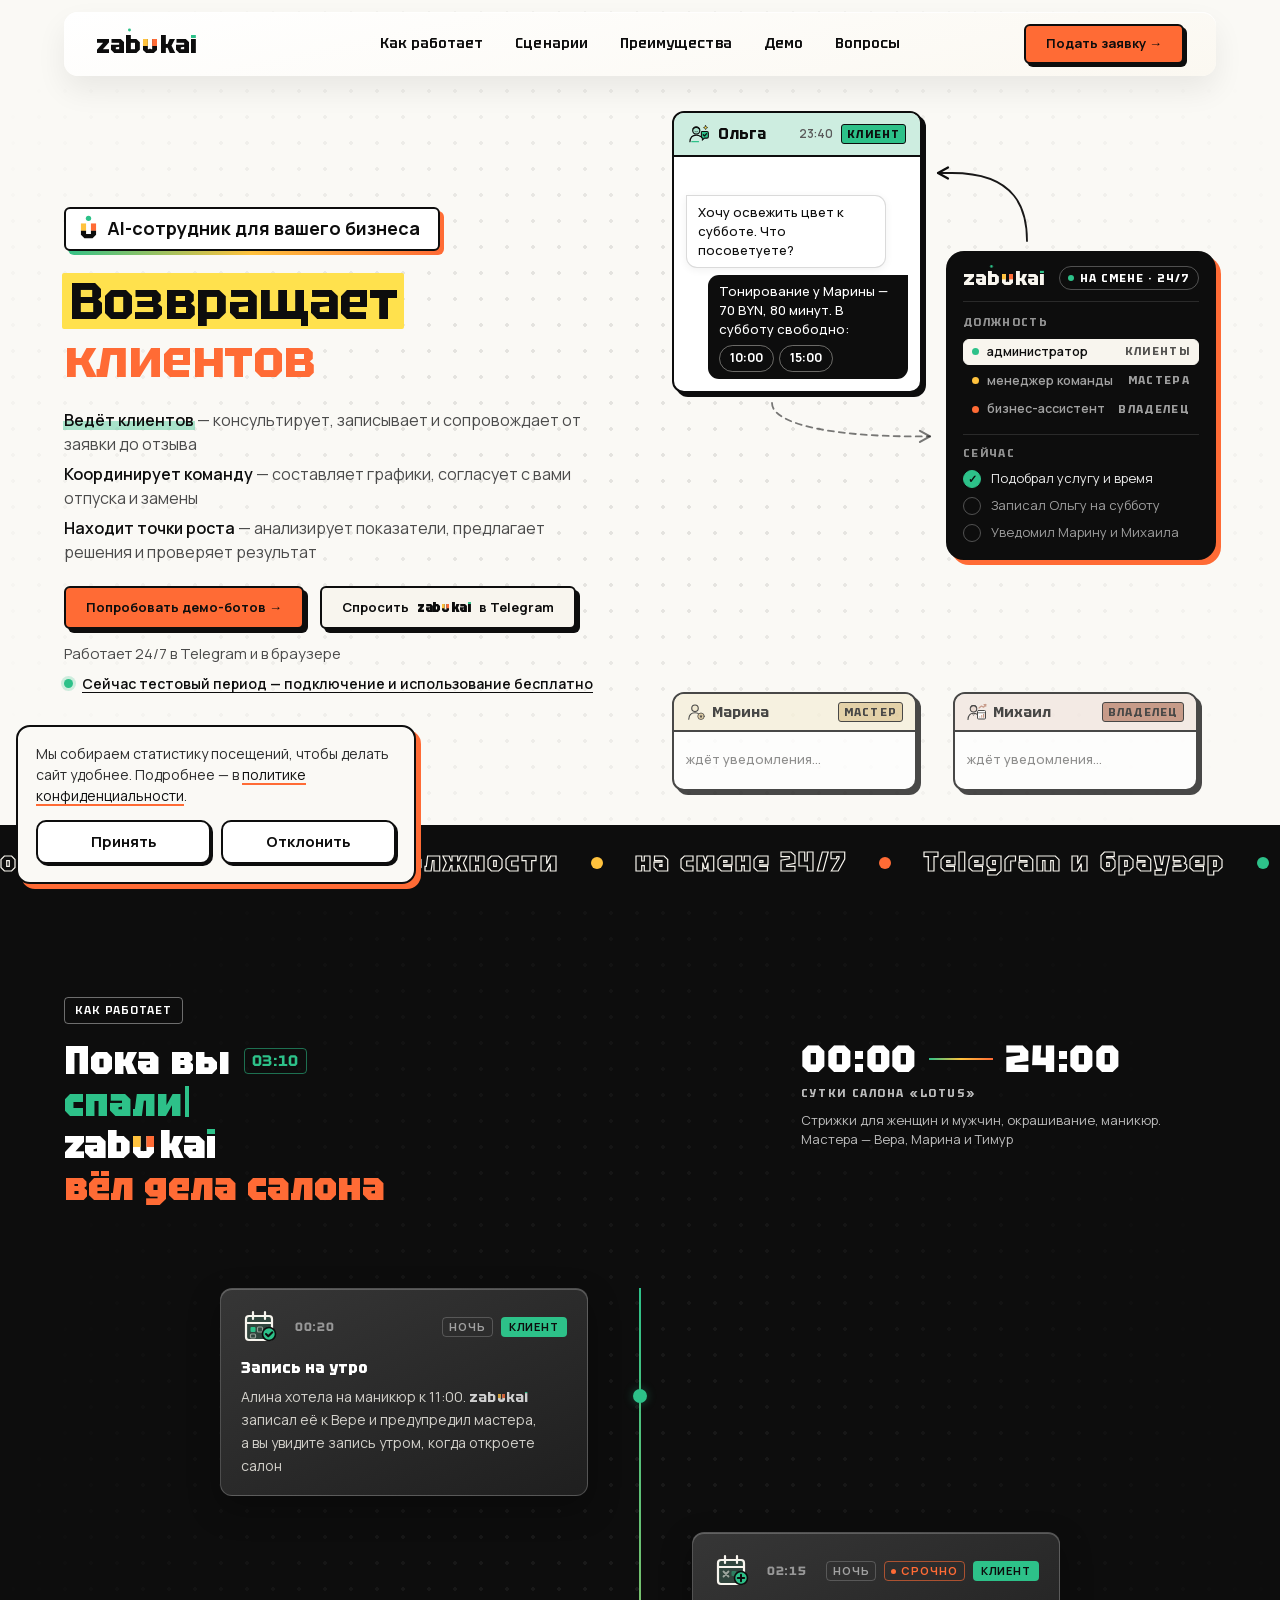
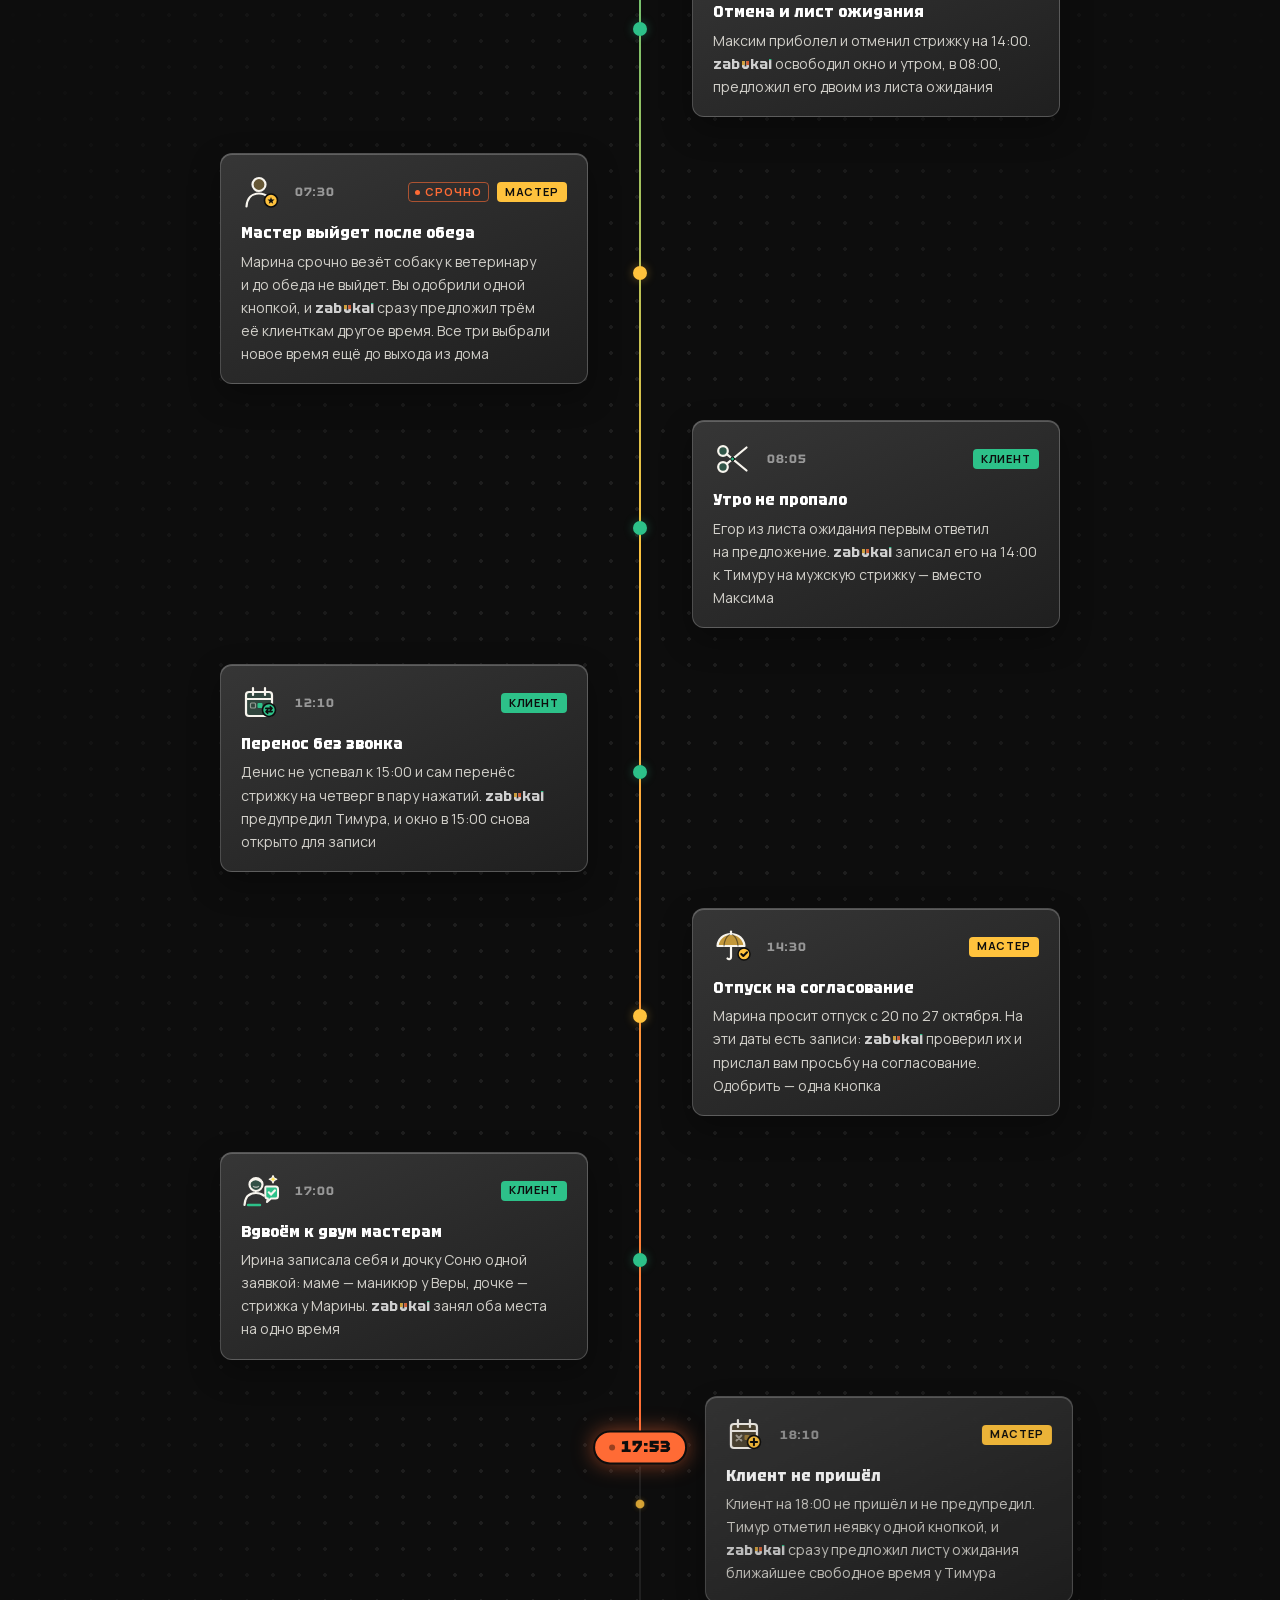
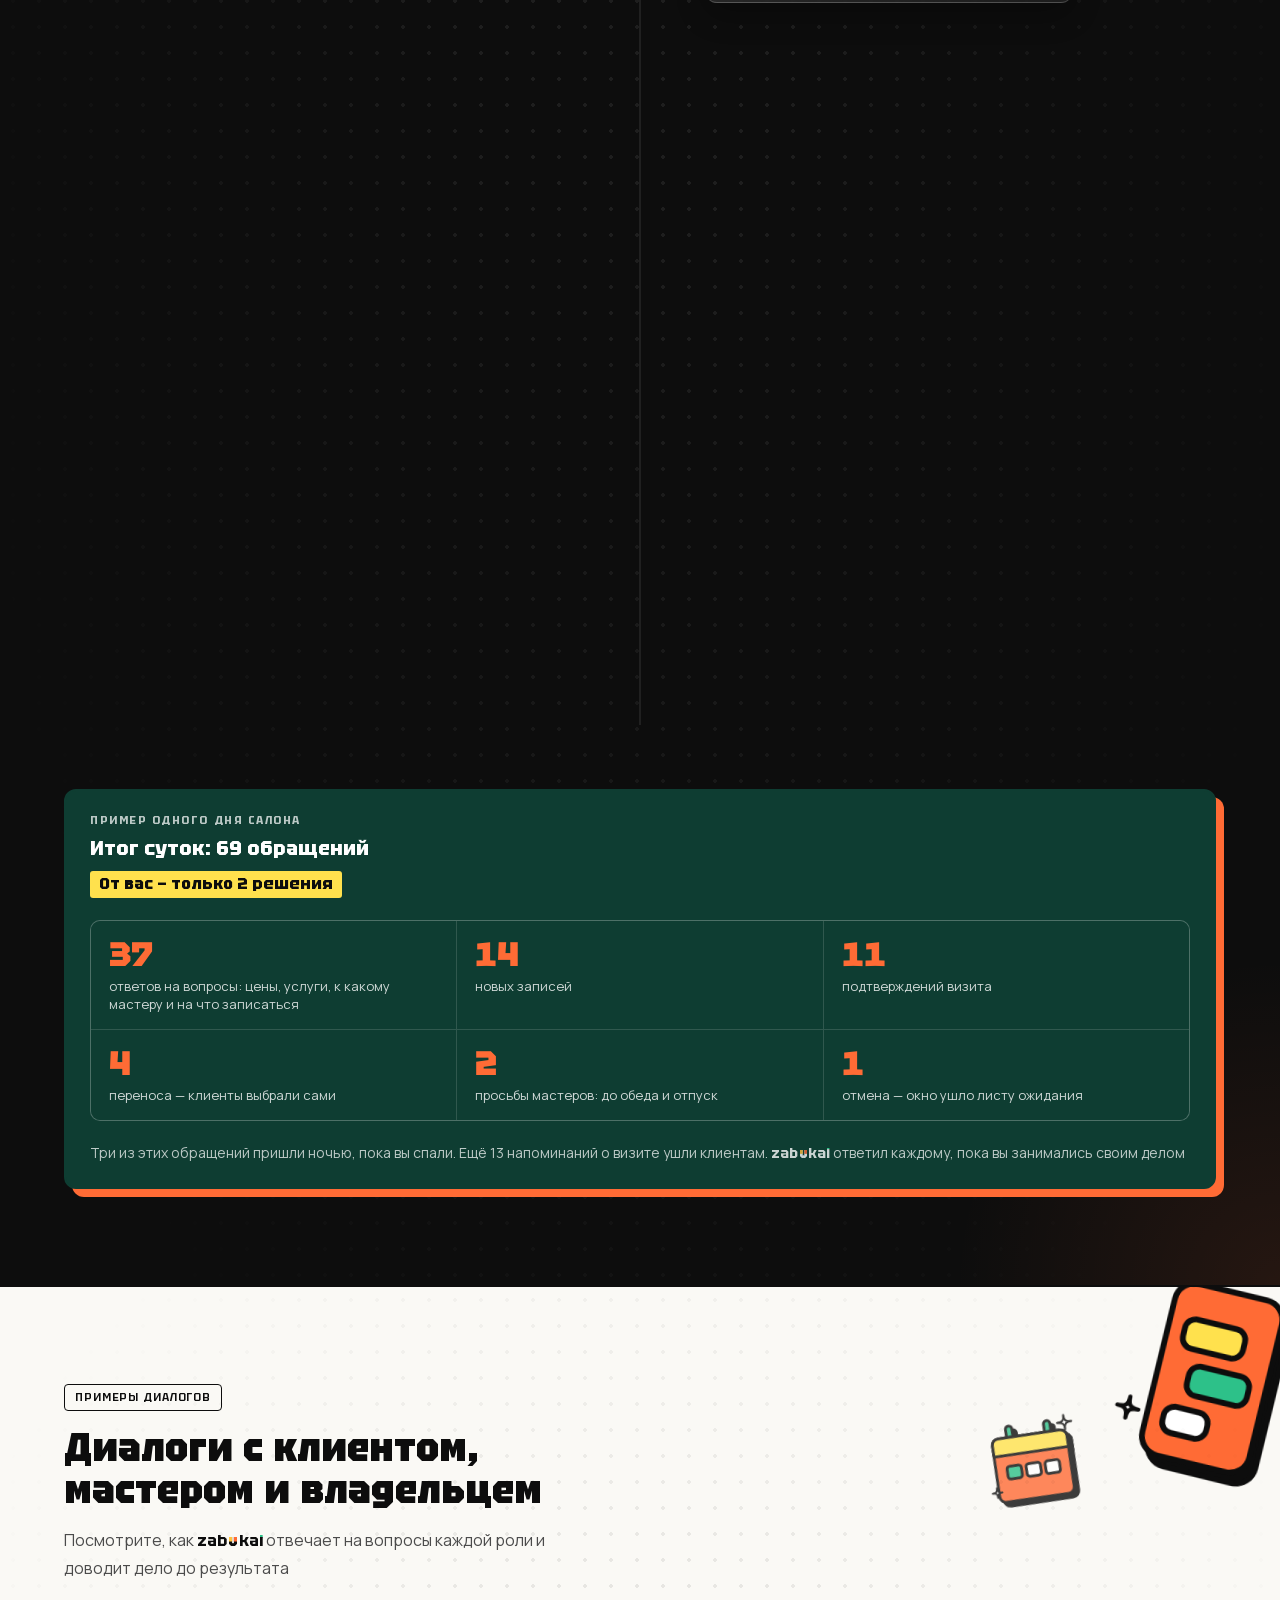
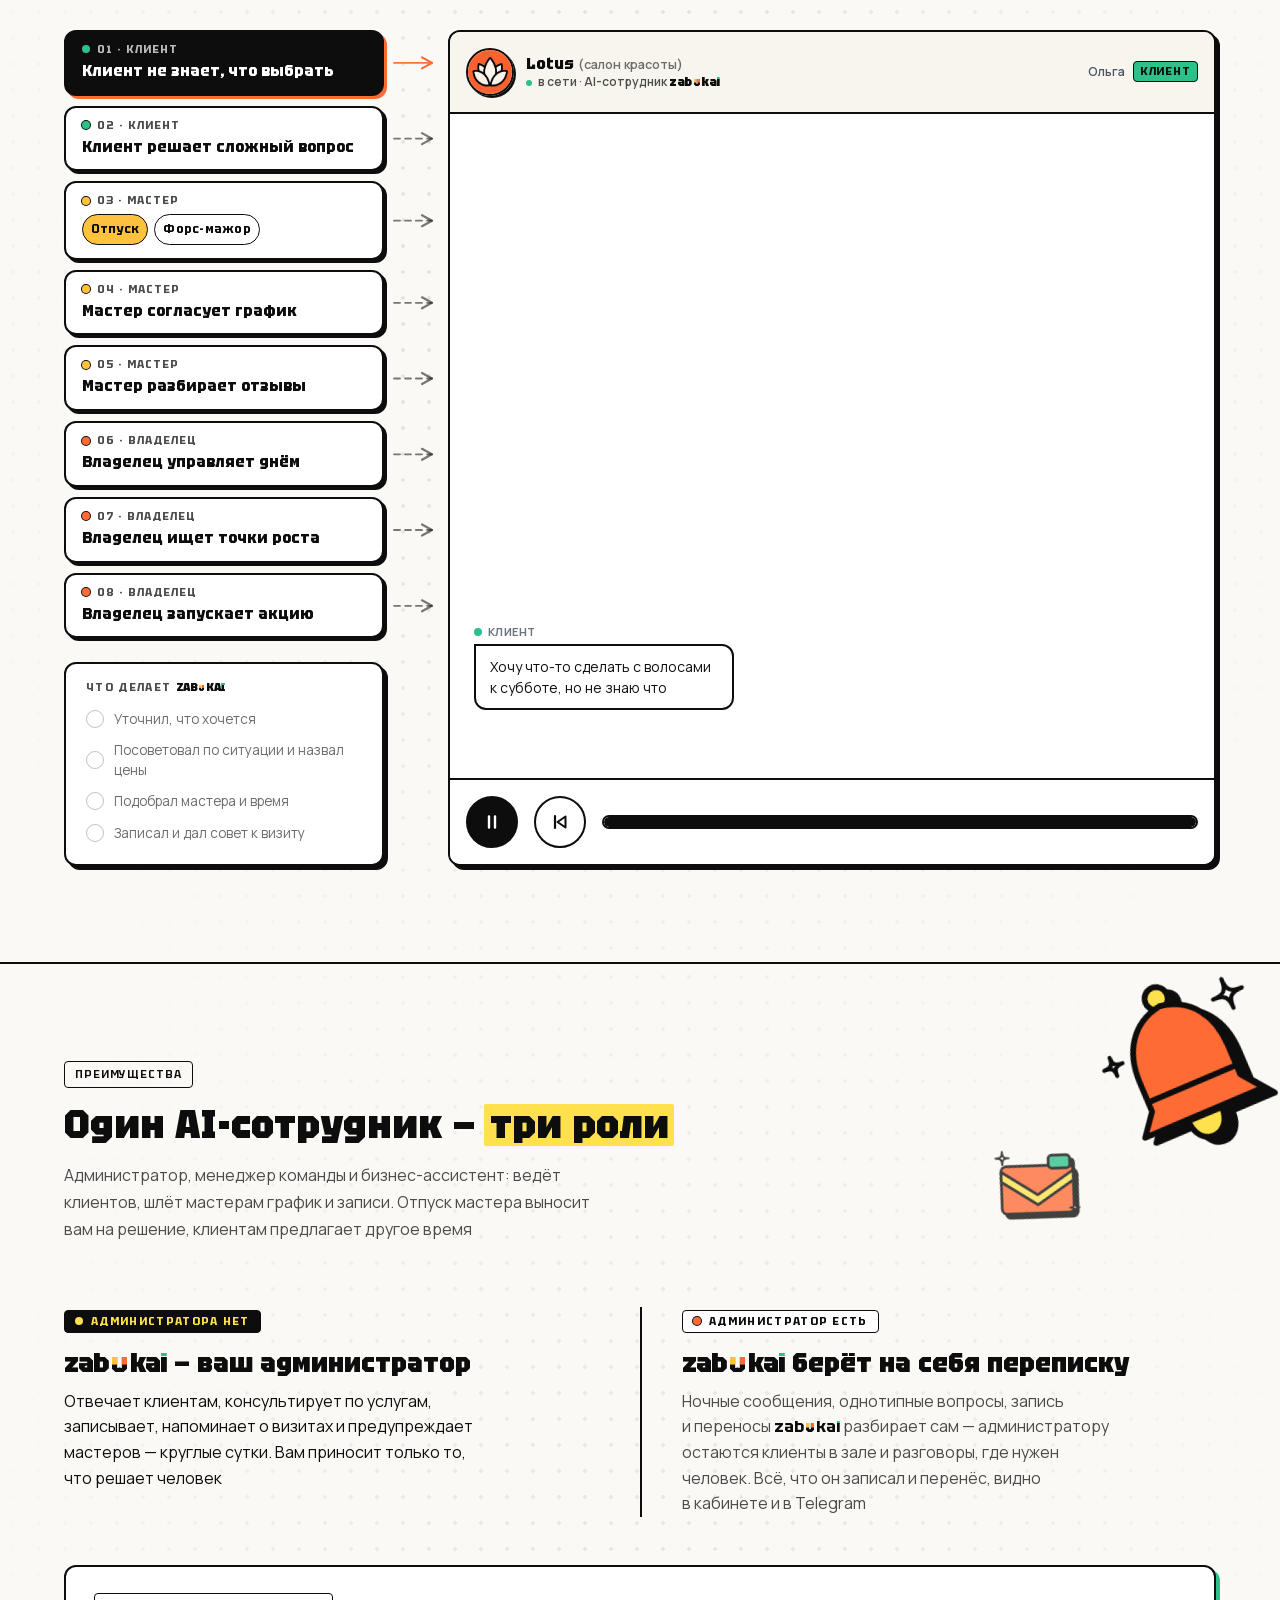
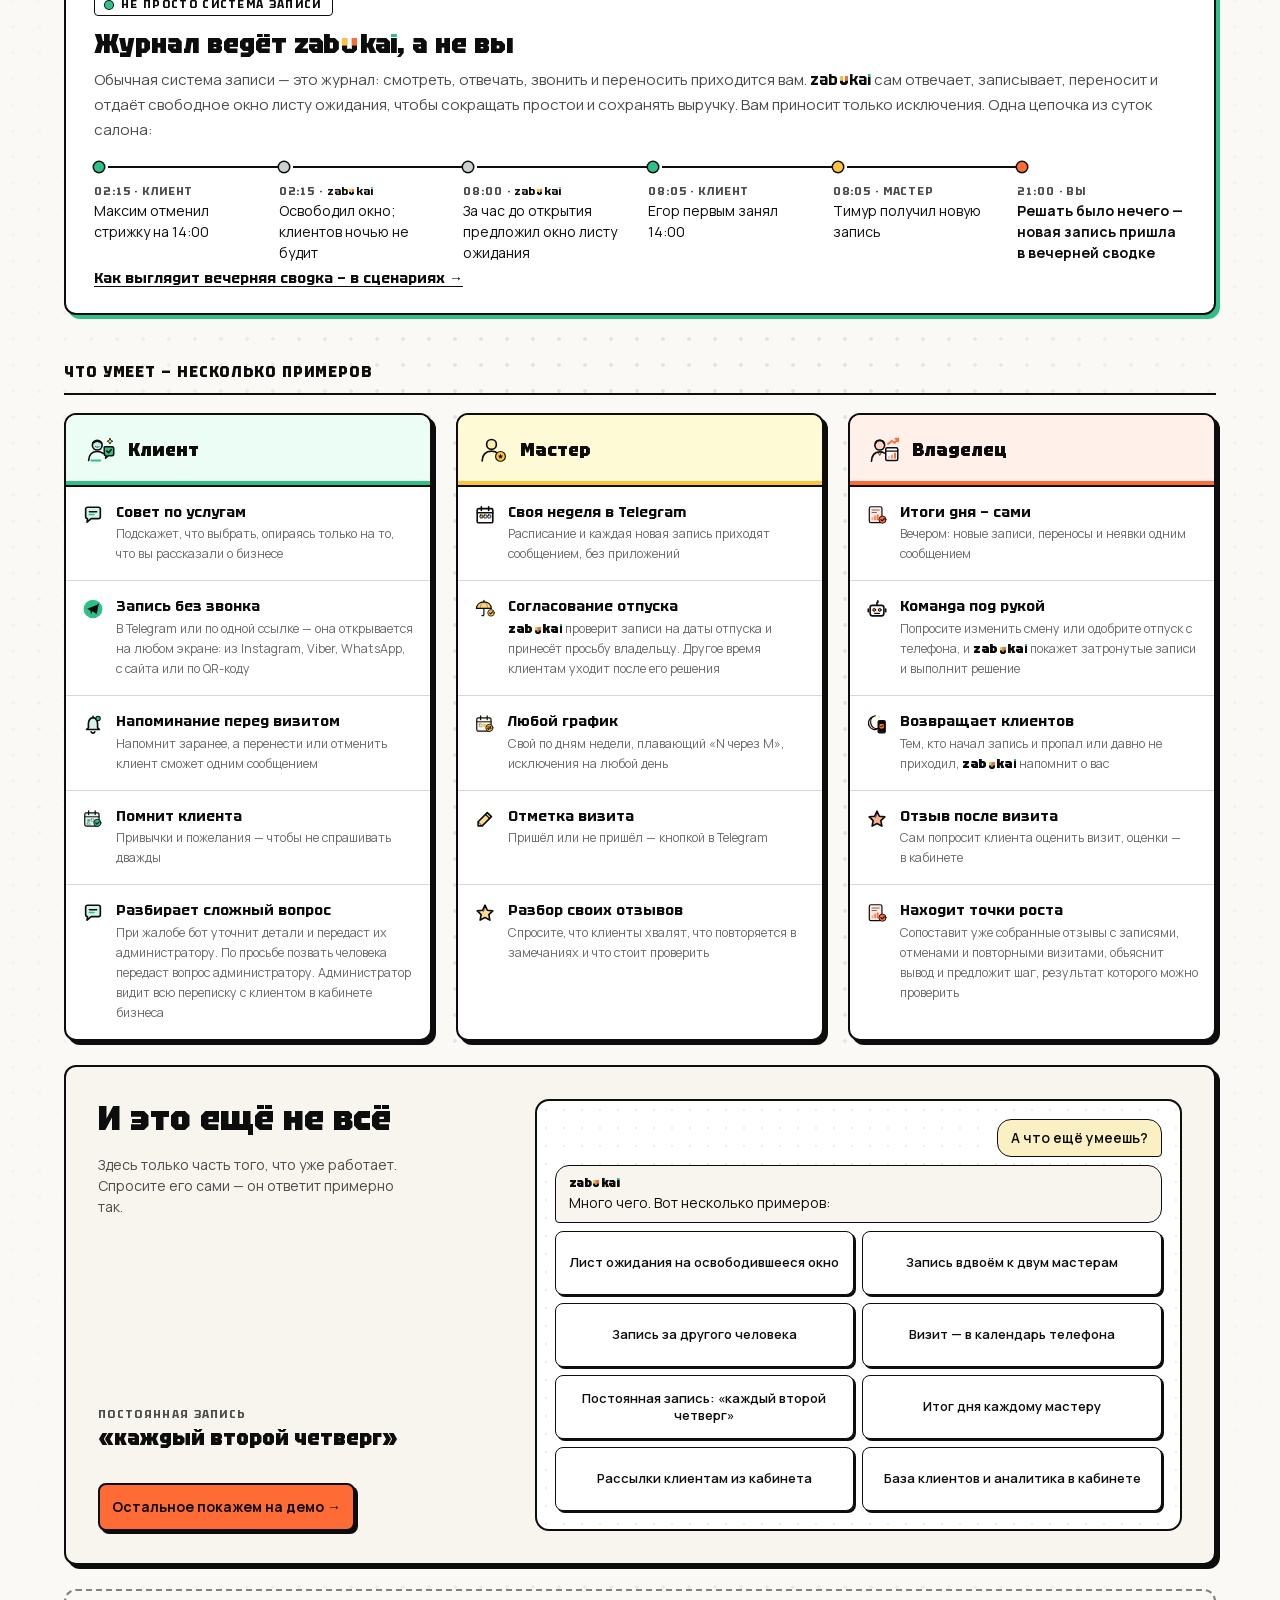
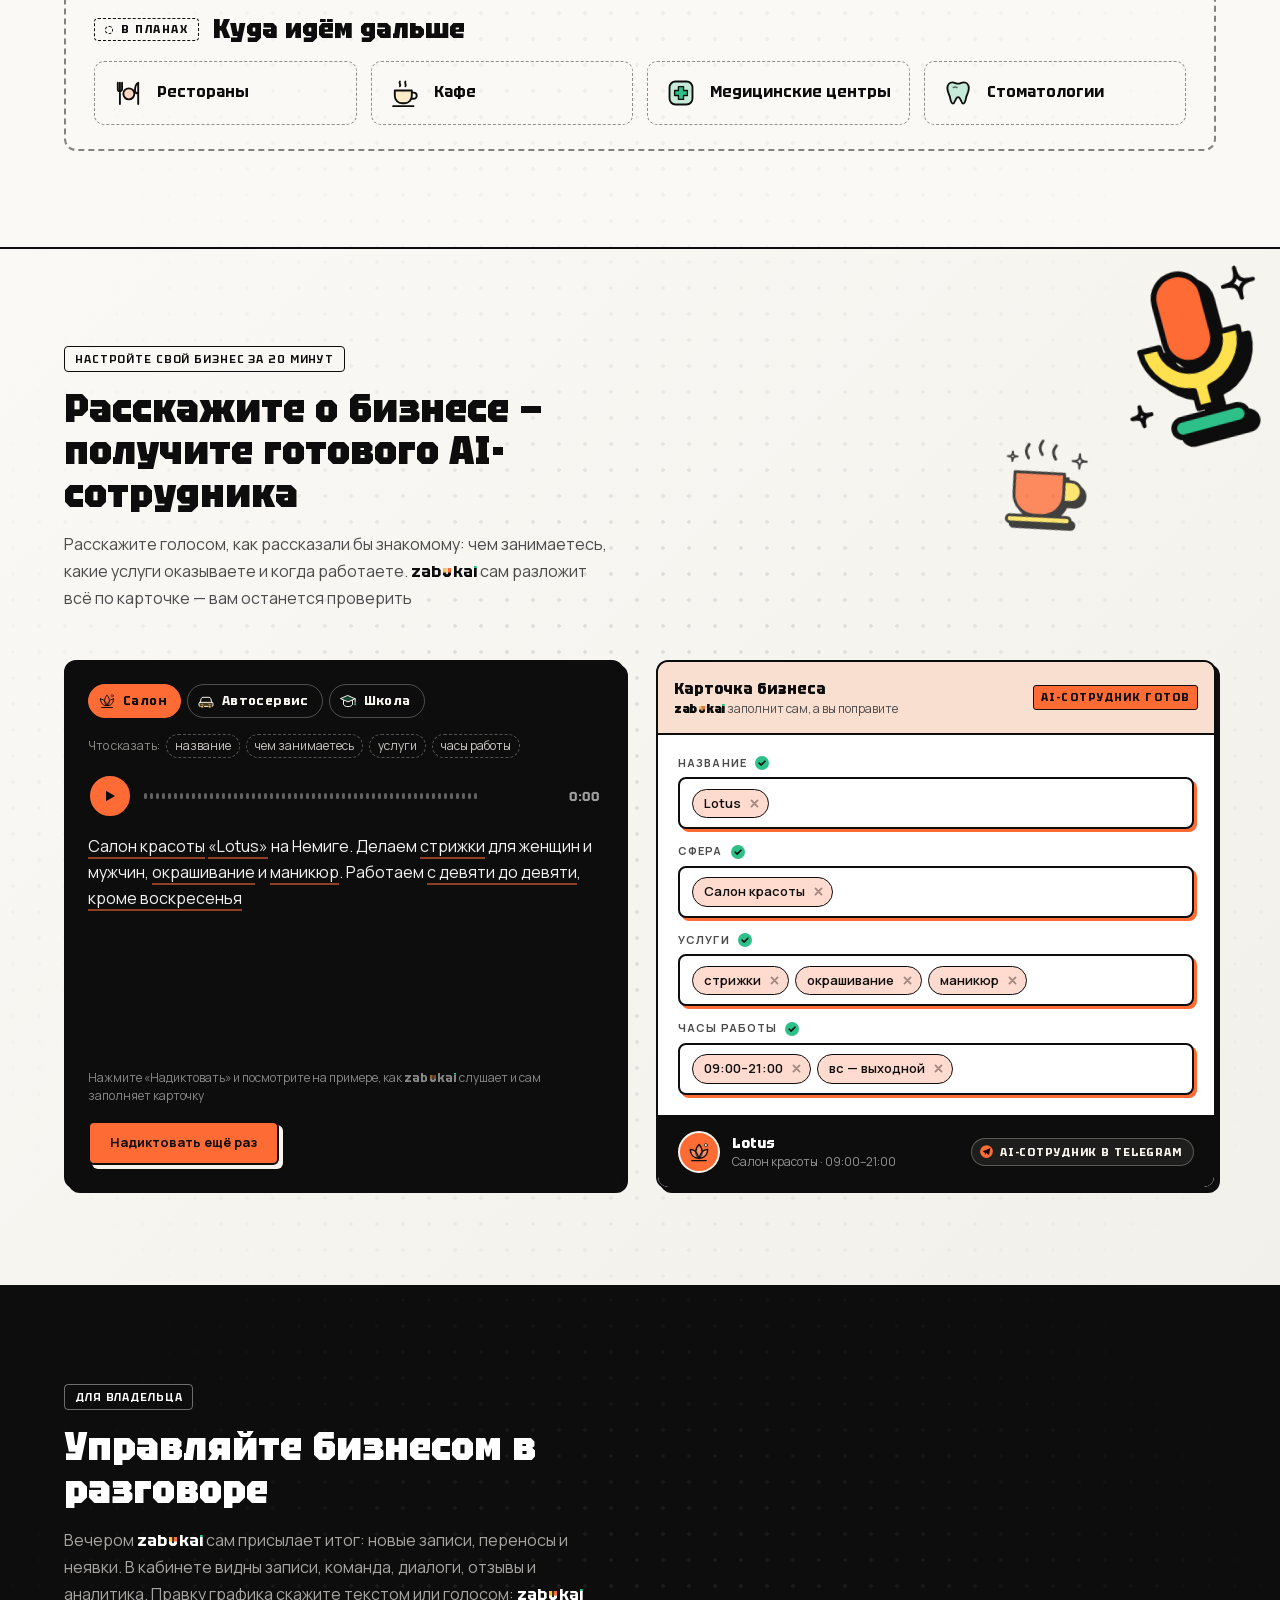
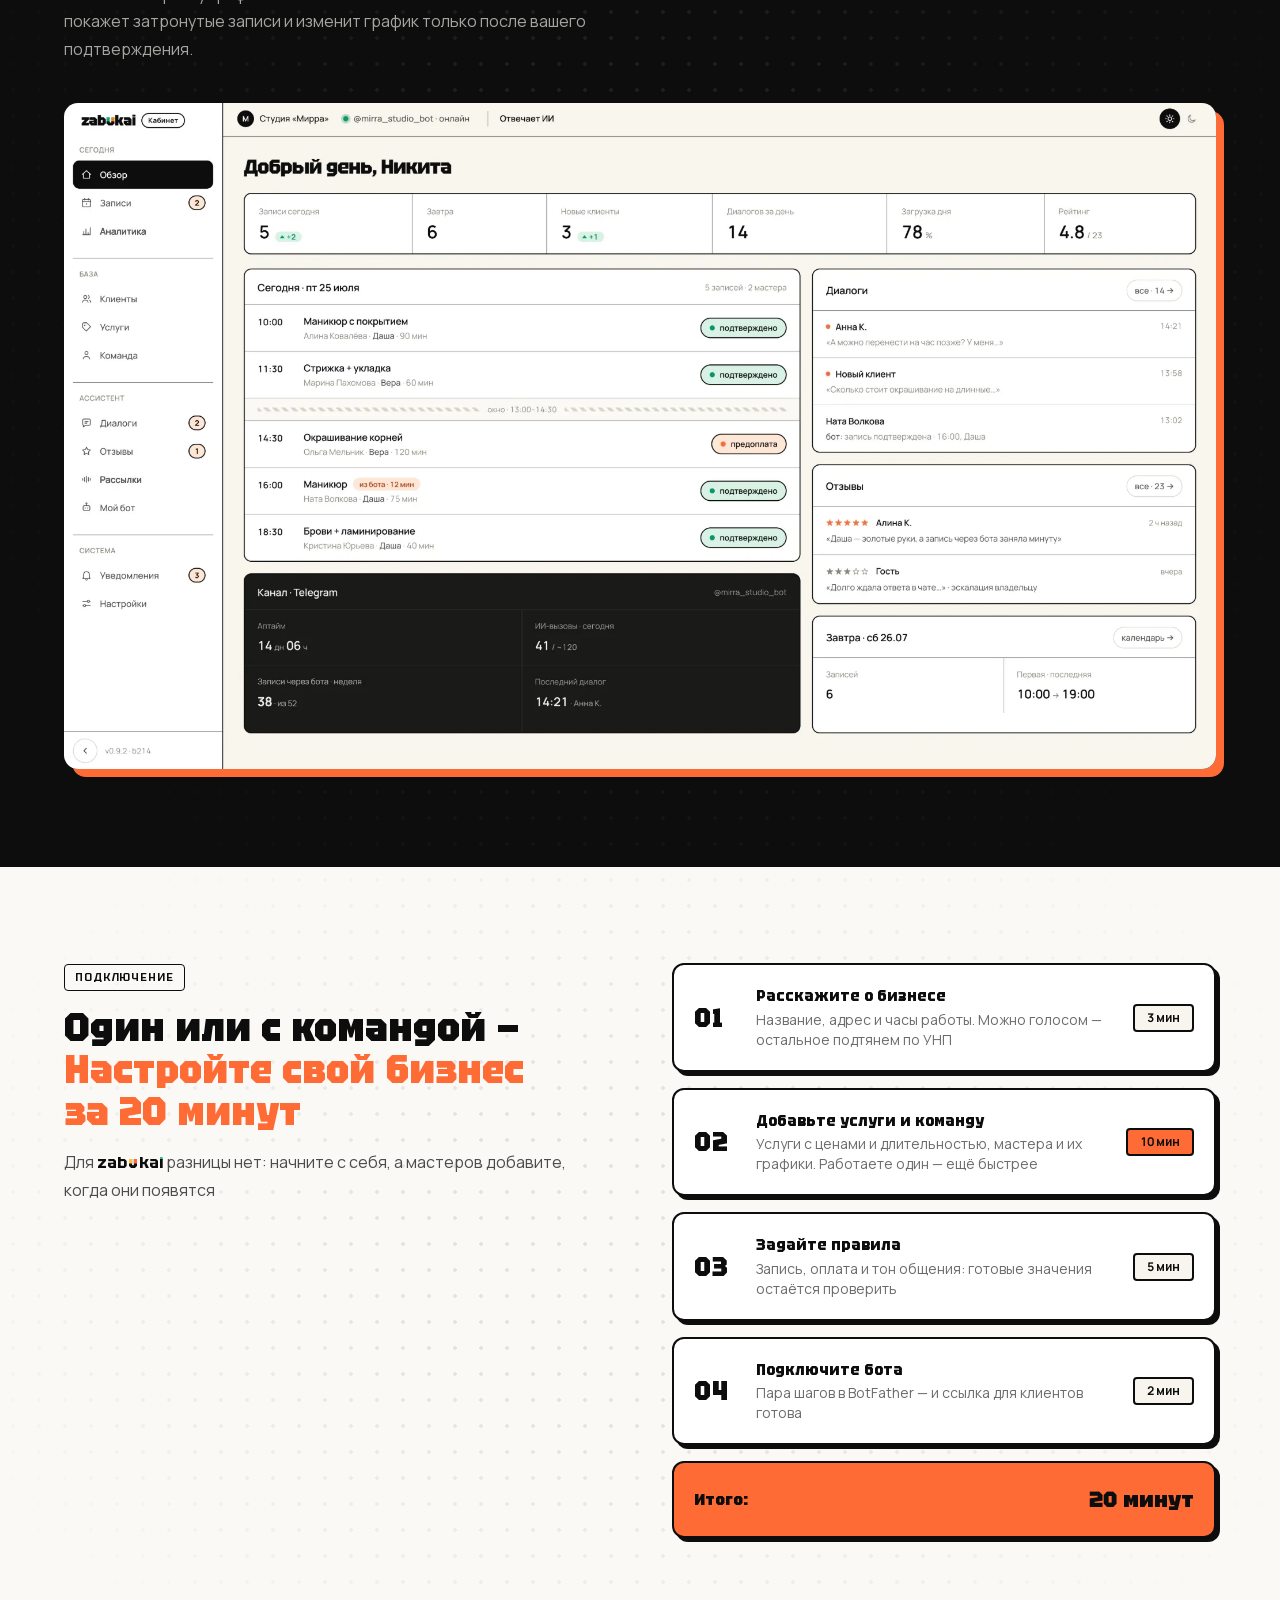
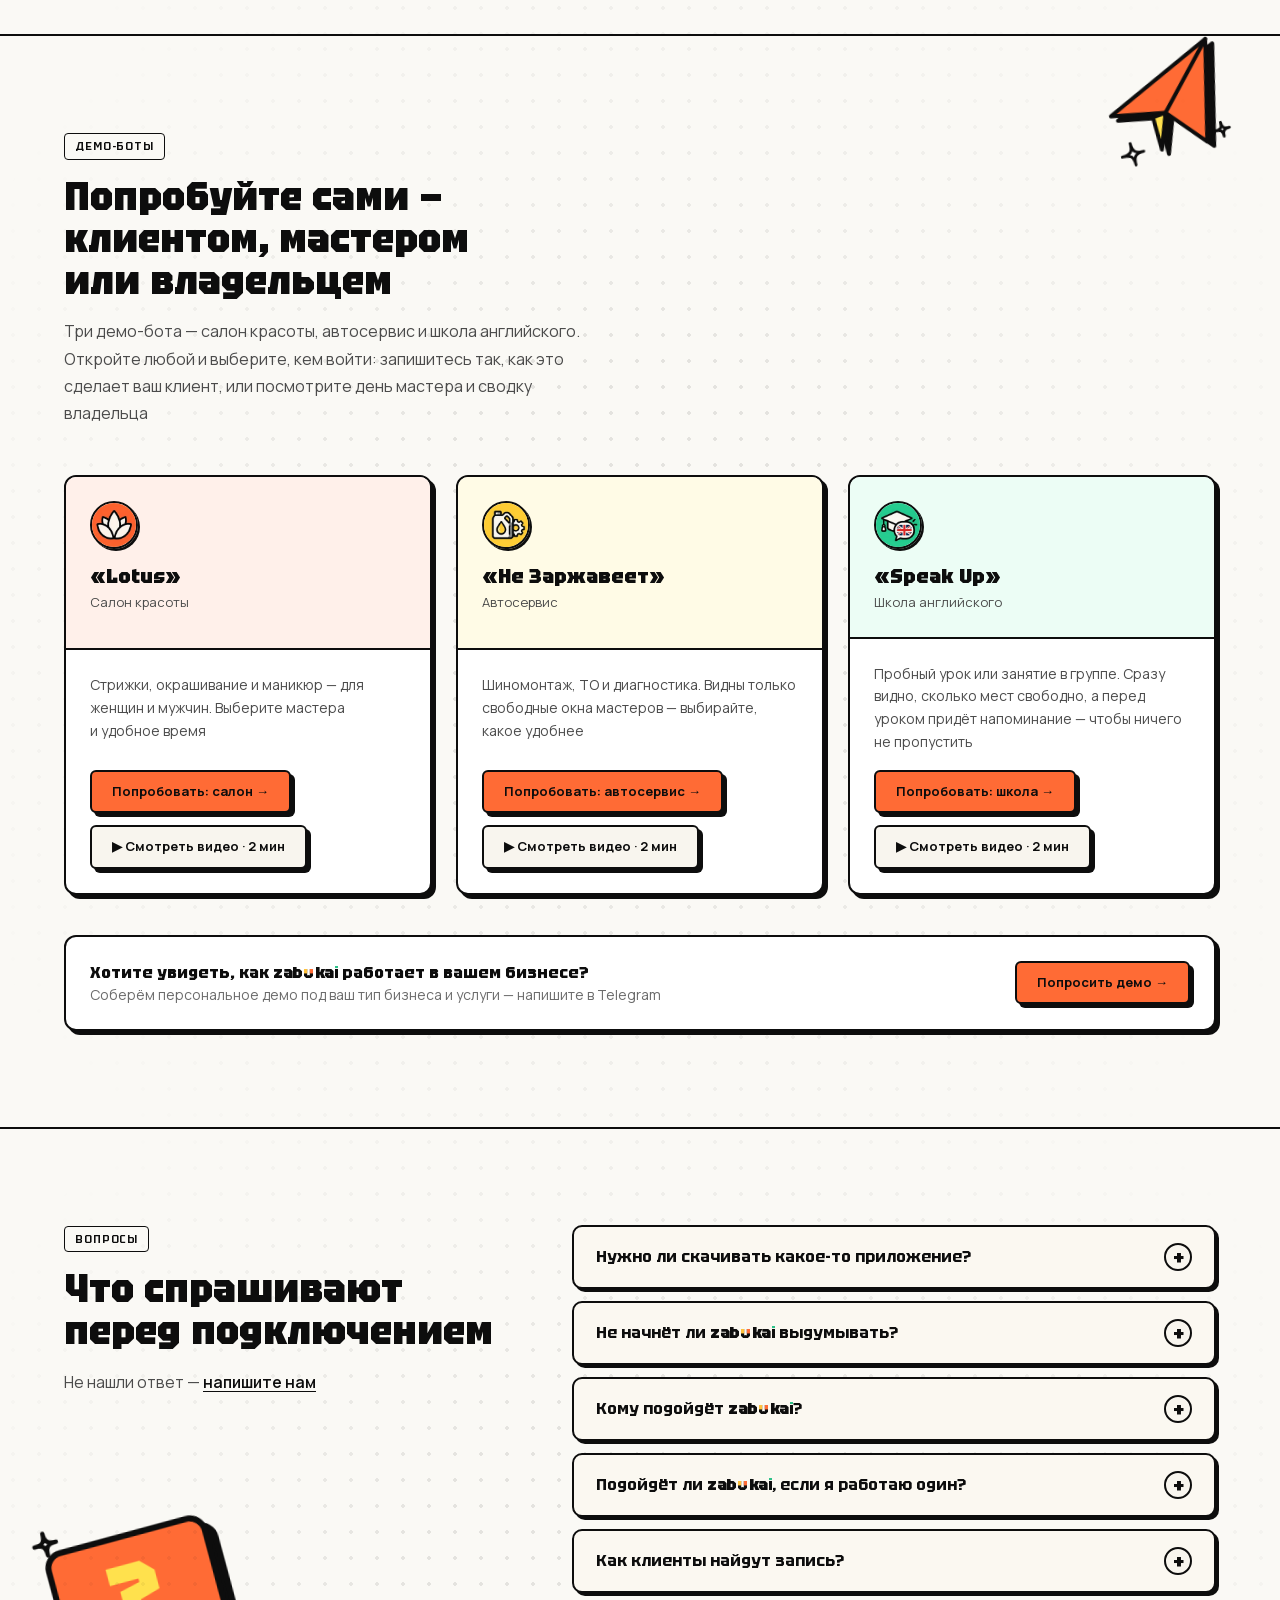
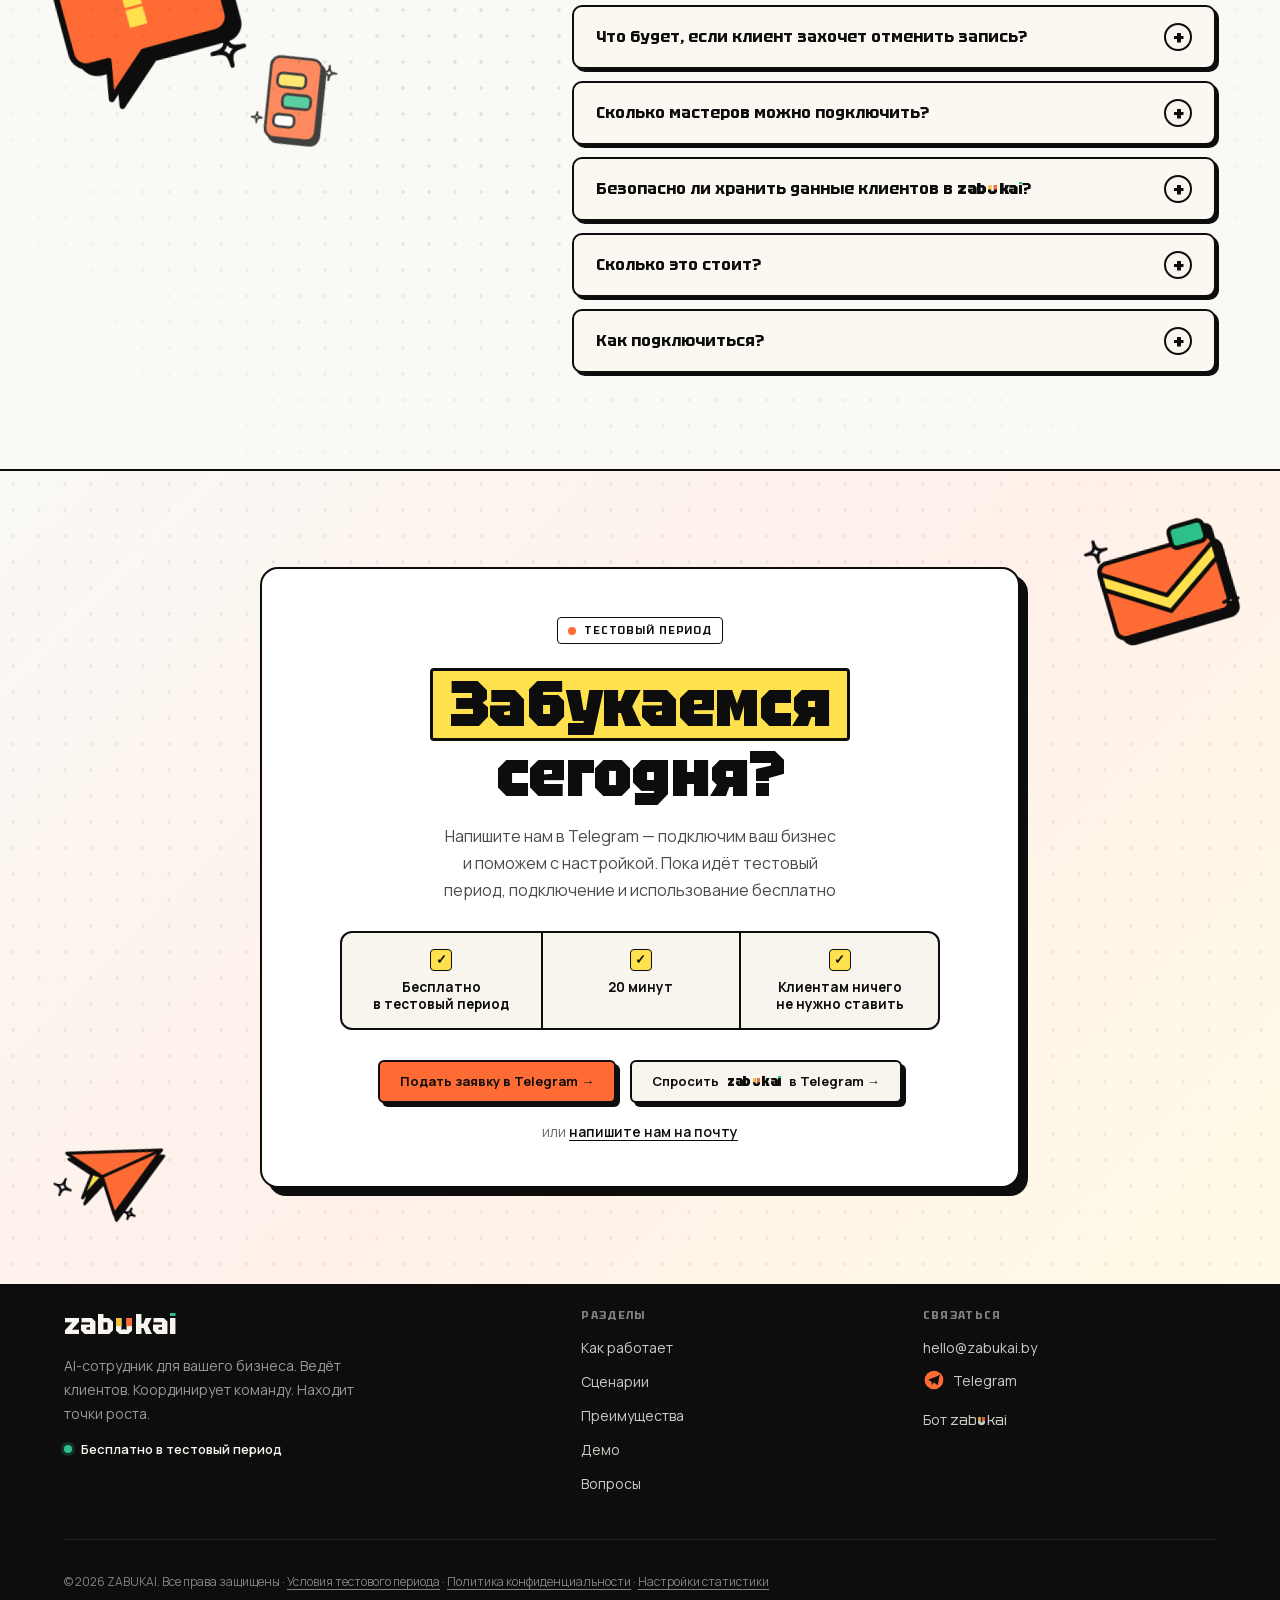
<file: index.html>
<!doctype html>
<html lang="ru">
<head>
<meta charset="utf-8">
<meta name="viewport" content="width=device-width, initial-scale=1">
<meta http-equiv="Content-Security-Policy" content="default-src 'none'; script-src 'sha256-q9P7TpQq8GpigQH/+cAQHs+LCJU2tTFeTWl/DKcGom4=' 'sha256-abYrYWZ1Fwuh5apdwcz3SUJImGQDlOJpvhJKObsOi9s=' 'sha256-8p1H1p8jdJf2ZY638EEUAAxdI78Ys+Qispdjfqv6g0M=' 'self' t.zabukai.by; style-src 'self' 'unsafe-inline'; img-src 'self' data:; media-src 'self'; font-src 'self'; connect-src 'self' t.zabukai.by; manifest-src 'self'; base-uri 'none'; form-action 'self'; upgrade-insecure-requests">
<meta name="referrer" content="strict-origin-when-cross-origin">
<title>ZABUKAI — AI-сотрудник для вашего бизнеса</title>
<meta name="description" content="Ведёт клиентов. Координирует команду. Находит точки роста. Один AI-сотрудник связывает разговоры клиента, мастера и владельца — в Telegram и в браузере.">
<link rel="canonical" href="https://zabukai.by/">
<meta name="robots" content="index, follow, max-image-preview:large, max-snippet:-1">
<meta name="theme-color" content="#FAF9F5">
<meta property="og:type" content="website">
<meta property="og:site_name" content="ZABUKAI">
<meta property="og:locale" content="ru_RU">
<meta property="og:title" content="ZABUKAI — AI-сотрудник для вашего бизнеса">
<meta property="og:description" content="Ведёт клиентов. Координирует команду. Находит точки роста. Один AI-сотрудник связывает разговоры клиента, мастера и владельца — в Telegram и в браузере.">
<meta property="og:url" content="https://zabukai.by/">
<meta property="og:image" content="https://zabukai.by/img/og.png?v=20260927-4">
<meta property="og:image:width" content="1200">
<meta property="og:image:height" content="630">
<meta property="og:image:type" content="image/png">
<meta property="og:image:alt" content="ZABUKAI — AI-сотрудник для вашего бизнеса: ведёт клиентов, координирует команду, находит точки роста.">
<meta name="twitter:card" content="summary_large_image">
<meta name="twitter:image:alt" content="ZABUKAI — AI-сотрудник для вашего бизнеса: ведёт клиентов, координирует команду, находит точки роста.">
<link rel="icon" href="/favicon.ico?v=20260924" sizes="32x32">
<link rel="icon" href="/favicon.svg?v=20260924" type="image/svg+xml">
<link rel="apple-touch-icon" href="/apple-touch-icon.png?v=20260924">
<link rel="manifest" href="/site.webmanifest?v=20260927">
<link rel="preload" href="/fonts/tektur-cyrillic.woff2" as="font" type="font/woff2" crossorigin>
<link rel="preload" href="/fonts/tektur-latin.woff2" as="font" type="font/woff2" crossorigin>
<link rel="preload" href="/fonts/manrope-cyrillic.woff2" as="font" type="font/woff2" crossorigin>
<script type="application/ld+json">
{"@context":"https://schema.org","@graph":[
 {"@type":"Organization","@id":"https://zabukai.by/#org","name":"ZABUKAI","url":"https://zabukai.by/","logo":"https://zabukai.by/icons/icon-512.png?v=20260924","email":"hello@zabukai.by","contactPoint":{"@type":"ContactPoint","url":"https://t.me/chelsnebes?text=%D0%97%D0%B4%D1%80%D0%B0%D0%B2%D1%81%D1%82%D0%B2%D1%83%D0%B9%D1%82%D0%B5%21%20%D0%A5%D0%BE%D1%87%D1%83%20%D0%BF%D0%BE%D0%B4%D0%BA%D0%BB%D1%8E%D1%87%D0%B8%D1%82%D1%8C%20ZABUKAI"}},
 {"@type":"WebSite","@id":"https://zabukai.by/#site","url":"https://zabukai.by/","name":"ZABUKAI","alternateName":"Забукай","inLanguage":"ru","publisher":{"@id":"https://zabukai.by/#org"}},
 {"@type":"SoftwareApplication","name":"ZABUKAI","applicationCategory":"BusinessApplication","operatingSystem":"Telegram and Web","url":"https://zabukai.by/","description":"AI-сотрудник для бизнеса по записи: ведёт клиентов, координирует команду и помогает владельцу находить точки роста на основе данных бизнеса.","publisher":{"@id":"https://zabukai.by/#org"}}
]}
</script>
<!--zk:mark-css-->
<style>

:root{--zk-amber:#FFC23D;--zk-orange:#FF6B35;--zk-mint:#2DC189;--zk-ink:#0D0D0D;--zk-cream:#F8F5EE;--zk-graphite:#1C1C1A;--zk-forest:#0A2D25}
.zk-mark{position:relative;display:inline-block;line-height:1;color:var(--zk-body,currentColor)}
.zk-mark .word{font:800 1em/1 "Tektur","Arial Narrow",Arial,sans-serif;white-space:nowrap;display:inline-flex;align-items:baseline;margin:0;position:relative;z-index:2;color:inherit}
.zk-mark .word>span{display:inline-block;height:1em}

.zk-mark .word span[data-l="i"]{color:transparent;background:linear-gradient(to bottom,var(--zk-mint) 0 .25em,var(--zk-body,currentColor) .25em);-webkit-background-clip:text;background-clip:text}
.zk-mark .mg{--gap:.261em;margin:0 .05em;display:inline-block;position:relative;width:calc(.62em + var(--gap) - .23em);height:1em;line-height:1;vertical-align:baseline}
.zk-mark .mg .rot{position:absolute;inset:0;transform-origin:50% 57%}

.zk-mark .mg svg{position:absolute;left:0;top:0;width:100%;height:100%;display:block;overflow:visible;letter-spacing:0;word-spacing:0;text-transform:none;font-style:normal;font-variant:normal;font-feature-settings:normal;text-shadow:none}
.zk-mark .mg s{color:transparent;text-decoration:none;white-space:pre}
.zk-mark .mg s i{display:inline-block;width:0;height:0}

.zk-mark .orb{position:absolute;left:-35%;top:-120%;width:170%;height:340%;pointer-events:none;z-index:3}
</style>
<!--/zk:mark-css-->
<style>@font-face{font-family:'Manrope';font-style:normal;font-weight:400 800;font-display:swap;src:url(/fonts/manrope-cyrillic.woff2) format('woff2');unicode-range:U+0301, U+0400-045F, U+0490-0491, U+04B0-04B1, U+2116}
@font-face{font-family:'Manrope';font-style:normal;font-weight:400 800;font-display:swap;src:url(/fonts/manrope-latin.woff2) format('woff2');unicode-range:U+0000-00FF, U+0131, U+0152-0153, U+02BB-02BC, U+02C6, U+02DA, U+02DC, U+0304, U+0308, U+0329, U+2000-206F, U+20AC, U+2122, U+2191, U+2193, U+2212, U+2215, U+FEFF, U+FFFD}
@font-face{font-family:'Tektur';font-style:normal;font-weight:400 900;font-display:swap;src:url(/fonts/tektur-cyrillic.woff2) format('woff2');unicode-range:U+0301, U+0400-045F, U+0490-0491, U+04B0-04B1, U+2116}
@font-face{font-family:'Tektur';font-style:normal;font-weight:400 900;font-display:swap;src:url(/fonts/tektur-latin.woff2) format('woff2');unicode-range:U+0000-00FF, U+0131, U+0152-0153, U+02BB-02BC, U+02C6, U+02DA, U+02DC, U+0304, U+0308, U+0329, U+2000-206F, U+20AC, U+2122, U+2191, U+2193, U+2212, U+2215, U+FEFF, U+FFFD}@layer components;@layer properties{@supports (((-webkit-hyphens:none)) and (not (margin-trim:inline))) or ((-moz-orient:inline) and (not (color:rgb(from red r g b)))){*,:before,:after,::backdrop{--tw-translate-x:0;--tw-translate-y:0;--tw-translate-z:0;--tw-rotate-x:initial;--tw-rotate-y:initial;--tw-rotate-z:initial;--tw-skew-x:initial;--tw-skew-y:initial;--tw-divide-y-reverse:0;--tw-border-style:solid;--tw-leading:initial;--tw-font-weight:initial;--tw-tracking:initial;--tw-shadow:0 0 #0000;--tw-shadow-color:initial;--tw-shadow-alpha:100%;--tw-inset-shadow:0 0 #0000;--tw-inset-shadow-color:initial;--tw-inset-shadow-alpha:100%;--tw-ring-color:initial;--tw-ring-shadow:0 0 #0000;--tw-inset-ring-color:initial;--tw-inset-ring-shadow:0 0 #0000;--tw-ring-inset:initial;--tw-ring-offset-width:0px;--tw-ring-offset-color:#fff;--tw-ring-offset-shadow:0 0 #0000;--tw-outline-style:solid;--tw-blur:initial;--tw-brightness:initial;--tw-contrast:initial;--tw-grayscale:initial;--tw-hue-rotate:initial;--tw-invert:initial;--tw-opacity:initial;--tw-saturate:initial;--tw-sepia:initial;--tw-drop-shadow:initial;--tw-drop-shadow-color:initial;--tw-drop-shadow-alpha:100%;--tw-drop-shadow-size:initial;--tw-backdrop-blur:initial;--tw-backdrop-brightness:initial;--tw-backdrop-contrast:initial;--tw-backdrop-grayscale:initial;--tw-backdrop-hue-rotate:initial;--tw-backdrop-invert:initial;--tw-backdrop-opacity:initial;--tw-backdrop-saturate:initial;--tw-backdrop-sepia:initial;--tw-duration:initial;--tw-ease:initial}}}@layer theme{:root,:host{--font-sans:"Manrope", sans-serif;--font-mono:ui-monospace, SFMono-Regular, Menlo, Monaco, Consolas, "Liberation Mono", "Courier New", monospace;--color-green-500:oklch(72.3% .219 149.579);--color-white:#fff;--spacing:.25rem;--container-xs:20rem;--container-md:28rem;--container-lg:32rem;--container-2xl:42rem;--container-3xl:48rem;--text-xs:.75rem;--text-xs--line-height:calc(1 / .75);--text-sm:.875rem;--text-sm--line-height:calc(1.25 / .875);--text-base:1rem;--text-base--line-height:calc(1.5 / 1);--text-lg:1.125rem;--text-lg--line-height:calc(1.75 / 1.125);--text-2xl:1.5rem;--text-2xl--line-height:calc(2 / 1.5);--font-weight-medium:500;--font-weight-semibold:600;--font-weight-bold:700;--font-weight-black:900;--tracking-wider:.05em;--tracking-widest:.1em;--leading-relaxed:1.625;--ease-out:cubic-bezier(0, 0, .2, 1);--ease-in-out:cubic-bezier(.4, 0, .2, 1);--default-transition-duration:.15s;--default-transition-timing-function:cubic-bezier(.4, 0, .2, 1);--default-font-family:var(--font-sans);--default-mono-font-family:var(--font-mono)}}@layer base{*,:after,:before,::backdrop{box-sizing:border-box;border:0 solid;margin:0;padding:0}::file-selector-button{box-sizing:border-box;border:0 solid;margin:0;padding:0}html,:host{-webkit-text-size-adjust:100%;tab-size:4;line-height:1.5;font-family:var(--default-font-family,ui-sans-serif, system-ui, sans-serif, "Apple Color Emoji", "Segoe UI Emoji", "Segoe UI Symbol", "Noto Color Emoji");font-feature-settings:var(--default-font-feature-settings,normal);font-variation-settings:var(--default-font-variation-settings,normal);-webkit-tap-highlight-color:transparent}hr{height:0;color:inherit;border-top-width:1px}abbr:where([title]){-webkit-text-decoration:underline dotted;text-decoration:underline dotted}h1,h2,h3,h4,h5,h6{font-size:inherit;font-weight:inherit}a{color:inherit;-webkit-text-decoration:inherit;-webkit-text-decoration:inherit;-webkit-text-decoration:inherit;-webkit-text-decoration:inherit;text-decoration:inherit}b,strong{font-weight:bolder}code,kbd,samp,pre{font-family:var(--default-mono-font-family,ui-monospace, SFMono-Regular, Menlo, Monaco, Consolas, "Liberation Mono", "Courier New", monospace);font-feature-settings:var(--default-mono-font-feature-settings,normal);font-variation-settings:var(--default-mono-font-variation-settings,normal);font-size:1em}small{font-size:80%}sub,sup{vertical-align:baseline;font-size:75%;line-height:0;position:relative}sub{bottom:-.25em}sup{top:-.5em}table{text-indent:0;border-color:inherit;border-collapse:collapse}:-moz-focusring{outline:auto}progress{vertical-align:baseline}summary{display:list-item}ol,ul,menu{list-style:none}img,svg,video,canvas,audio,iframe,embed,object{vertical-align:middle;display:block}img,video{max-width:100%;height:auto}button,input,select,optgroup,textarea{font:inherit;font-feature-settings:inherit;font-variation-settings:inherit;letter-spacing:inherit;color:inherit;opacity:1;background-color:#0000;border-radius:0}::file-selector-button{font:inherit;font-feature-settings:inherit;font-variation-settings:inherit;letter-spacing:inherit;color:inherit;opacity:1;background-color:#0000;border-radius:0}:where(select:is([multiple],[size])) optgroup{font-weight:bolder}:where(select:is([multiple],[size])) optgroup option{padding-inline-start:20px}::file-selector-button{margin-inline-end:4px}::placeholder{opacity:1}@supports (not ((-webkit-appearance:-apple-pay-button))) or (contain-intrinsic-size:1px){::placeholder{color:currentColor}@supports (color:color-mix(in lab, red, red)){::placeholder{color:color-mix(in oklab, currentcolor 50%, transparent)}}}textarea{resize:vertical}::-webkit-search-decoration{-webkit-appearance:none}::-webkit-date-and-time-value{min-height:1lh;text-align:inherit}::-webkit-datetime-edit{display:inline-flex}::-webkit-datetime-edit-fields-wrapper{padding:0}::-webkit-datetime-edit{padding-block:0}::-webkit-datetime-edit-year-field{padding-block:0}::-webkit-datetime-edit-month-field{padding-block:0}::-webkit-datetime-edit-day-field{padding-block:0}::-webkit-datetime-edit-hour-field{padding-block:0}::-webkit-datetime-edit-minute-field{padding-block:0}::-webkit-datetime-edit-second-field{padding-block:0}::-webkit-datetime-edit-millisecond-field{padding-block:0}::-webkit-datetime-edit-meridiem-field{padding-block:0}::-webkit-calendar-picker-indicator{line-height:1}:-moz-ui-invalid{box-shadow:none}button,input:where([type=button],[type=reset],[type=submit]){appearance:button}::file-selector-button{appearance:button}::-webkit-inner-spin-button{height:auto}::-webkit-outer-spin-button{height:auto}[hidden]:where(:not([hidden=until-found])){display:none!important}}@layer utilities{.pointer-events-none{pointer-events:none}.visible{visibility:visible}.absolute{position:absolute}.fixed{position:fixed}.relative{position:relative}.inset-0{inset:calc(var(--spacing) * 0)}.start{inset-inline-start:var(--spacing)}.end{inset-inline-end:var(--spacing)}.top-0{top:calc(var(--spacing) * 0)}.top-1{top:calc(var(--spacing) * 1)}.right-0{right:calc(var(--spacing) * 0)}.bottom-0{bottom:calc(var(--spacing) * 0)}.left-0{left:calc(var(--spacing) * 0)}.left-1{left:calc(var(--spacing) * 1)}.left-1\/2{left:50%}.z-50{z-index:50}.mx-auto{margin-inline:auto}.mt-1{margin-top:calc(var(--spacing) * 1)}.mt-3{margin-top:calc(var(--spacing) * 3)}.mt-16{margin-top:calc(var(--spacing) * 16)}.mb-1{margin-bottom:calc(var(--spacing) * 1)}.mb-2{margin-bottom:calc(var(--spacing) * 2)}.mb-3{margin-bottom:calc(var(--spacing) * 3)}.mb-4{margin-bottom:calc(var(--spacing) * 4)}.mb-6{margin-bottom:calc(var(--spacing) * 6)}.mb-10{margin-bottom:calc(var(--spacing) * 10)}.mb-12{margin-bottom:calc(var(--spacing) * 12)}.mb-16{margin-bottom:calc(var(--spacing) * 16)}.mb-20{margin-bottom:calc(var(--spacing) * 20)}.ml-auto{margin-left:auto}.block{display:block}.flex{display:flex}.grid{display:grid}.hidden{display:none}.inline{display:inline}.inline-block{display:inline-block}.h-0{height:calc(var(--spacing) * 0)}.h-0\.5{height:calc(var(--spacing) * .5)}.h-1{height:calc(var(--spacing) * 1)}.h-1\.5{height:calc(var(--spacing) * 1.5)}.h-2{height:calc(var(--spacing) * 2)}.h-7{height:calc(var(--spacing) * 7)}.h-9{height:calc(var(--spacing) * 9)}.h-20{height:calc(var(--spacing) * 20)}.h-96{height:calc(var(--spacing) * 96)}.w-1{width:calc(var(--spacing) * 1)}.w-1\.5{width:calc(var(--spacing) * 1.5)}.w-2{width:calc(var(--spacing) * 2)}.w-5{width:calc(var(--spacing) * 5)}.w-7{width:calc(var(--spacing) * 7)}.w-9{width:calc(var(--spacing) * 9)}.w-96{width:calc(var(--spacing) * 96)}.w-fit{width:fit-content}.w-full{width:100%}.w-max{width:max-content}.flex-1{flex:1}.flex-shrink-0{flex-shrink:0}.-translate-x-1{--tw-translate-x:calc(var(--spacing) * -1);translate:var(--tw-translate-x) var(--tw-translate-y)}.-translate-x-1\/2{--tw-translate-x:calc(calc(1 / 2 * 100%) * -1);translate:var(--tw-translate-x) var(--tw-translate-y)}.transform{transform:var(--tw-rotate-x,) var(--tw-rotate-y,) var(--tw-rotate-z,) var(--tw-skew-x,) var(--tw-skew-y,)}.resize{resize:both}.grid-cols-1{grid-template-columns:repeat(1,minmax(0,1fr))}.grid-cols-2{grid-template-columns:repeat(2,minmax(0,1fr))}.grid-cols-\[1fr_56px_1fr\]{grid-template-columns:1fr 56px 1fr}.flex-col{flex-direction:column}.flex-row{flex-direction:row}.flex-wrap{flex-wrap:wrap}.items-center{align-items:center}.items-start{align-items:flex-start}.items-stretch{align-items:stretch}.justify-between{justify-content:space-between}.justify-center{justify-content:center}.justify-end{justify-content:flex-end}.justify-start{justify-content:flex-start}.gap-0{gap:calc(var(--spacing) * 0)}.gap-1{gap:calc(var(--spacing) * 1)}.gap-1\.5{gap:calc(var(--spacing) * 1.5)}.gap-2{gap:calc(var(--spacing) * 2)}.gap-3{gap:calc(var(--spacing) * 3)}.gap-4{gap:calc(var(--spacing) * 4)}.gap-5{gap:calc(var(--spacing) * 5)}.gap-6{gap:calc(var(--spacing) * 6)}.gap-8{gap:calc(var(--spacing) * 8)}.gap-12{gap:calc(var(--spacing) * 12)}.gap-16{gap:calc(var(--spacing) * 16)}.overflow-hidden{overflow:hidden}.rounded-full{border-radius:3.40282e38px}.border{border-style:var(--tw-border-style);border-width:1px}.border-2{border-style:var(--tw-border-style);border-width:2px}.border-y-2{border-block-style:var(--tw-border-style);border-block-width:2px}.border-t-2{border-top-style:var(--tw-border-style);border-top-width:2px}.border-b-2{border-bottom-style:var(--tw-border-style);border-bottom-width:2px}.border-\[\#0D0D0D\]{border-color:#0d0d0d}.bg-\[\#0D0D0D\]{background-color:#0d0d0d}.bg-\[\#FF6B35\]{background-color:#ff6b35}.bg-white{background-color:var(--color-white)}.p-2{padding:calc(var(--spacing) * 2)}.p-3{padding:calc(var(--spacing) * 3)}.p-4{padding:calc(var(--spacing) * 4)}.p-5{padding:calc(var(--spacing) * 5)}.p-6{padding:calc(var(--spacing) * 6)}.p-8{padding:calc(var(--spacing) * 8)}.px-2{padding-inline:calc(var(--spacing) * 2)}.px-3{padding-inline:calc(var(--spacing) * 3)}.py-0{padding-block:calc(var(--spacing) * 0)}.py-0\.5{padding-block:calc(var(--spacing) * .5)}.py-1{padding-block:calc(var(--spacing) * 1)}.py-2{padding-block:calc(var(--spacing) * 2)}.py-4{padding-block:calc(var(--spacing) * 4)}.py-24{padding-block:calc(var(--spacing) * 24)}.pt-2{padding-top:calc(var(--spacing) * 2)}.pt-6{padding-top:calc(var(--spacing) * 6)}.pt-28{padding-top:calc(var(--spacing) * 28)}.pr-6{padding-right:calc(var(--spacing) * 6)}.pb-5{padding-bottom:calc(var(--spacing) * 5)}.pb-20{padding-bottom:calc(var(--spacing) * 20)}.pl-6{padding-left:calc(var(--spacing) * 6)}.text-left{text-align:left}.text-sm{font-size:var(--text-sm);line-height:var(--tw-leading,var(--text-sm--line-height))}.text-xs{font-size:var(--text-xs);line-height:var(--tw-leading,var(--text-xs--line-height))}.leading-relaxed{--tw-leading:var(--leading-relaxed);line-height:var(--leading-relaxed)}.font-bold{--tw-font-weight:var(--font-weight-bold);font-weight:var(--font-weight-bold)}.font-medium{--tw-font-weight:var(--font-weight-medium);font-weight:var(--font-weight-medium)}.whitespace-nowrap{white-space:nowrap}.uppercase{text-transform:uppercase}.opacity-60{opacity:.6}.shadow{--tw-shadow:0 1px 3px 0 var(--tw-shadow-color,#0000001a), 0 1px 2px -1px var(--tw-shadow-color,#0000001a);box-shadow:var(--tw-inset-shadow), var(--tw-inset-ring-shadow), var(--tw-ring-offset-shadow), var(--tw-ring-shadow), var(--tw-shadow)}.ring{--tw-ring-shadow:var(--tw-ring-inset,) 0 0 0 calc(1px + var(--tw-ring-offset-width)) var(--tw-ring-color,currentcolor);box-shadow:var(--tw-inset-shadow), var(--tw-inset-ring-shadow), var(--tw-ring-offset-shadow), var(--tw-ring-shadow), var(--tw-shadow)}.outline{outline-style:var(--tw-outline-style);outline-width:1px}.filter{filter:var(--tw-blur,) var(--tw-brightness,) var(--tw-contrast,) var(--tw-grayscale,) var(--tw-hue-rotate,) var(--tw-invert,) var(--tw-saturate,) var(--tw-sepia,) var(--tw-drop-shadow,)}.transition{transition-property:color,background-color,border-color,outline-color,text-decoration-color,fill,stroke,--tw-gradient-from,--tw-gradient-via,--tw-gradient-to,opacity,box-shadow,transform,translate,scale,rotate,filter,-webkit-backdrop-filter,backdrop-filter,display,content-visibility,overlay,pointer-events;transition-timing-function:var(--tw-ease,var(--default-transition-timing-function));transition-duration:var(--tw-duration,var(--default-transition-duration))}.transition-all{transition-property:all;transition-timing-function:var(--tw-ease,var(--default-transition-timing-function));transition-duration:var(--tw-duration,var(--default-transition-duration))}.transition-colors{transition-property:color,background-color,border-color,outline-color,text-decoration-color,fill,stroke,--tw-gradient-from,--tw-gradient-via,--tw-gradient-to;transition-timing-function:var(--tw-ease,var(--default-transition-timing-function));transition-duration:var(--tw-duration,var(--default-transition-duration))}.duration-300{--tw-duration:.3s;transition-duration:.3s}@media (hover:hover){.hover\:text-\[\#FF6B35\]:hover{color:#FF6B35}}@media (width>=40rem){.sm\:flex-row{flex-direction:row}}@media (width>=48rem){.md\:flex{display:flex}.md\:hidden{display:none}.md\:inline-flex{display:inline-flex}.md\:grid-cols-3{grid-template-columns:repeat(3,minmax(0,1fr))}.md\:flex-row{flex-direction:row}}@media (width>=64rem){.lg\:grid-cols-2{grid-template-columns:repeat(2,minmax(0,1fr))}.lg\:grid-cols-\[320px_1fr\]{grid-template-columns:320px 1fr}.lg\:grid-cols-\[minmax\(0\,5fr\)_minmax\(0\,7fr\)\]{grid-template-columns:minmax(0,5fr) minmax(0,7fr)}.lg\:gap-16{gap:calc(var(--spacing) * 16)}}}html{scroll-behavior:smooth}body{color:#0d0d0d;-webkit-font-smoothing:antialiased;background-color:#faf9f5;font-family:Manrope,sans-serif}h1,h2,h3,h4,h5,h6{font-family:Tektur,sans-serif;font-weight:700}@keyframes marquee{0%{transform:translate(0)}to{transform:translate(-50%)}}@keyframes pulseGlow{0%,to{box-shadow:0 0 #ff6b3566}50%{box-shadow:0 0 0 8px #ff6b3500}}@keyframes typingDot{0%,80%,to{opacity:.4;transform:scale(.6)}40%{opacity:1;transform:scale(1)}}.animate-marquee{animation:40s linear infinite marquee}.animate-pulse-glow{animation:2s ease-in-out infinite pulseGlow}.border-brutal{border:2px solid #0d0d0d}.card-brutal{background:#fff;border:2px solid #0d0d0d;border-radius:12px;box-shadow:4px 4px #0d0d0d}.btn-primary{color:#0d0d0d;cursor:pointer;white-space:nowrap;background:#ff6b35;border:2px solid #0d0d0d;border-radius:6px;align-items:center;gap:8px;padding:10px 20px;font-family:Manrope,sans-serif;font-size:13px;font-weight:700;text-decoration:none;transition:transform .1s,box-shadow .1s;display:inline-flex;box-shadow:4px 4px #0d0d0d}.btn-primary:hover{transform:translate(2px,2px);box-shadow:2px 2px #0d0d0d}.btn-primary:active{transform:translate(4px,4px);box-shadow:0 0 #0d0d0d}.btn-secondary{color:#0d0d0d;cursor:pointer;white-space:nowrap;background:#f8f5ee;border:2px solid #0d0d0d;border-radius:6px;align-items:center;gap:8px;padding:10px 20px;font-family:Manrope,sans-serif;font-size:13px;font-weight:700;text-decoration:none;transition:transform .1s,box-shadow .1s;display:inline-flex;box-shadow:4px 4px #0d0d0d}.btn-secondary:hover{transform:translate(2px,2px);box-shadow:2px 2px #0d0d0d}.eyebrow{letter-spacing:.08em;text-transform:uppercase;color:#0d0d0d;border:1.5px solid #0d0d0d;border-radius:4px;align-items:center;gap:8px;padding:4px 10px;font-family:Tektur,sans-serif;font-size:11px;font-weight:600;display:inline-flex}.eyebrow-light{letter-spacing:.08em;text-transform:uppercase;color:#fff;border:1.5px solid #fff6;border-radius:4px;align-items:center;gap:8px;padding:4px 10px;font-family:Tektur,sans-serif;font-size:11px;font-weight:600;display:inline-flex}.section-container{max-width:1200px;margin:0 auto;padding:0 24px}.typing-dot{background:#9ca3af;border-radius:50%;width:6px;height:6px;display:inline-block}.typing-dot:first-child{animation:1.2s ease-in-out infinite typingDot}.typing-dot:nth-child(2){animation:1.2s ease-in-out .2s infinite typingDot}.typing-dot:nth-child(3){animation:1.2s ease-in-out .4s infinite typingDot}.bubble-user{background:#fff;border:2px solid #0d0d0d;border-radius:0 12px 12px;max-width:260px;padding:10px 14px;font-family:Manrope,sans-serif;font-size:14px}.bubble-bot{color:#fff;background:#0d0d0d;border-radius:12px 0 12px 12px;max-width:260px;padding:10px 14px;font-family:Manrope,sans-serif;font-size:14px}.grid-pattern{background-image:radial-gradient(rgba(13,13,13,.09) 1.6px,transparent 1.7px);background-size:26px 26px}@property --tw-translate-x{syntax:"*";inherits:false;initial-value:0}@property --tw-translate-y{syntax:"*";inherits:false;initial-value:0}@property --tw-translate-z{syntax:"*";inherits:false;initial-value:0}@property --tw-rotate-x{syntax:"*";inherits:false}@property --tw-rotate-y{syntax:"*";inherits:false}@property --tw-rotate-z{syntax:"*";inherits:false}@property --tw-skew-x{syntax:"*";inherits:false}@property --tw-skew-y{syntax:"*";inherits:false}@property --tw-divide-y-reverse{syntax:"*";inherits:false;initial-value:0}@property --tw-border-style{syntax:"*";inherits:false;initial-value:solid}@property --tw-leading{syntax:"*";inherits:false}@property --tw-font-weight{syntax:"*";inherits:false}@property --tw-tracking{syntax:"*";inherits:false}@property --tw-shadow{syntax:"*";inherits:false;initial-value:0 0 #0000}@property --tw-shadow-color{syntax:"*";inherits:false}@property --tw-shadow-alpha{syntax:"<percentage>";inherits:false;initial-value:100%}@property --tw-inset-shadow{syntax:"*";inherits:false;initial-value:0 0 #0000}@property --tw-inset-shadow-color{syntax:"*";inherits:false}@property --tw-inset-shadow-alpha{syntax:"<percentage>";inherits:false;initial-value:100%}@property --tw-ring-color{syntax:"*";inherits:false}@property --tw-ring-shadow{syntax:"*";inherits:false;initial-value:0 0 #0000}@property --tw-inset-ring-color{syntax:"*";inherits:false}@property --tw-inset-ring-shadow{syntax:"*";inherits:false;initial-value:0 0 #0000}@property --tw-ring-inset{syntax:"*";inherits:false}@property --tw-ring-offset-width{syntax:"<length>";inherits:false;initial-value:0}@property --tw-ring-offset-color{syntax:"*";inherits:false;initial-value:#fff}@property --tw-ring-offset-shadow{syntax:"*";inherits:false;initial-value:0 0 #0000}@property --tw-outline-style{syntax:"*";inherits:false;initial-value:solid}@property --tw-blur{syntax:"*";inherits:false}@property --tw-brightness{syntax:"*";inherits:false}@property --tw-contrast{syntax:"*";inherits:false}@property --tw-grayscale{syntax:"*";inherits:false}@property --tw-hue-rotate{syntax:"*";inherits:false}@property --tw-invert{syntax:"*";inherits:false}@property --tw-opacity{syntax:"*";inherits:false}@property --tw-saturate{syntax:"*";inherits:false}@property --tw-sepia{syntax:"*";inherits:false}@property --tw-drop-shadow{syntax:"*";inherits:false}@property --tw-drop-shadow-color{syntax:"*";inherits:false}@property --tw-drop-shadow-alpha{syntax:"<percentage>";inherits:false;initial-value:100%}@property --tw-drop-shadow-size{syntax:"*";inherits:false}@property --tw-backdrop-blur{syntax:"*";inherits:false}@property --tw-backdrop-brightness{syntax:"*";inherits:false}@property --tw-backdrop-contrast{syntax:"*";inherits:false}@property --tw-backdrop-grayscale{syntax:"*";inherits:false}@property --tw-backdrop-hue-rotate{syntax:"*";inherits:false}@property --tw-backdrop-invert{syntax:"*";inherits:false}@property --tw-backdrop-opacity{syntax:"*";inherits:false}@property --tw-backdrop-saturate{syntax:"*";inherits:false}@property --tw-backdrop-sepia{syntax:"*";inherits:false}@property --tw-duration{syntax:"*";inherits:false}@property --tw-ease{syntax:"*";inherits:false}
</style>
<!--zk:css--><style id="zk-polish">

:root{--zk-ease:cubic-bezier(.16,1,.3,1);--zk-ease-state:cubic-bezier(.4,0,.2,1);--zk-fast:200ms;--zk-slow:600ms;--zk-client:#2DC189;--zk-client-d:#2DC189;--zk-master:#FFC23D;--zk-owner:#FF6B35;--zk-ink:#0D0D0D;--zk-paper:#F8F5EE;--zk-yellow:#FFE14D}
::selection{background:#FFE14D;color:#0D0D0D}
html{scroll-padding-top:96px}
:focus-visible{outline:3px solid #FF6B35;outline-offset:3px}

.zk-u{display:inline-block;line-height:1;vertical-align:baseline;color:transparent;-webkit-background-clip:text;background-clip:text;--zk-body:#0D0D0D;
  background-image:linear-gradient(to bottom,transparent 0 .57em,var(--zk-body) .57em),linear-gradient(90deg,#FFC23D 0 50%,#FF6B35 50%);
  background-repeat:no-repeat;background-size:100% 100%,100% 100%;
  clip-path:polygon(0 0,100% 0,100% .695em,.6em .695em,.42em .875em,.42em 100%,0 100%)}
footer .zk-u{--zk-body:#fff}

#zk-nav a[href="#top"]{white-space:nowrap}

#zk-nav .md\:flex a,.zk-menu a:not(.btn-primary){font-family:Tektur,sans-serif;font-weight:600;letter-spacing:.005em}
#zk-nav .md\:flex a{font-size:13.5px}

#zk-nav .md\:flex a,.zk-menu a:not(.btn-primary),footer .zk-flink{transition:color .2s}
#zk-nav .md\:flex a:hover,.zk-menu a:not(.btn-primary):hover{color:#FF6B35}
footer .zk-flink:hover{color:#FF6B35!important}
#zk-burger{min-width:44px;min-height:44px;align-items:center;justify-content:center;border-radius:10px}
@media (max-width:1023px){.zk-js #zk-nav .md\:flex{display:none!important}.zk-js #zk-nav a.md\:inline-flex{display:none!important}#zk-burger{display:inline-flex!important}}
@media (min-width:1024px){#zk-burger,#zk-menu{display:none!important}}

#zk-nav{background:transparent;border:0;box-shadow:none;-webkit-backdrop-filter:none;backdrop-filter:none;padding-top:12px;transition:padding-top .35s}
 .zk-navbar{position:relative;height:64px;padding:0 32px;border-radius:14px;width:100%;margin:0 auto;background:linear-gradient(168deg,#FFFFFF 0%,#FBF8F1 100%);box-shadow:0 0 0 1px rgba(13,13,13,0),0 2px 6px rgba(13,13,13,0),0 14px 30px rgba(13,13,13,.07),0 30px 60px rgba(13,13,13,0),inset 0 1px 0 rgba(255,255,255,.85);transition:background .35s,box-shadow .6s ease,width .55s cubic-bezier(.16,1,.3,1),border-radius .45s cubic-bezier(.16,1,.3,1)}
#zk-nav.zk-scrolled{padding-top:10px}

#zk-nav.zk-scrolled .zk-navbar{background:linear-gradient(168deg,#FFFFFF 0%,#FBF8F1 100%);box-shadow:0 0 0 1px rgba(13,13,13,.10),0 2px 6px rgba(13,13,13,.10),0 14px 30px rgba(13,13,13,.22),0 30px 60px rgba(13,13,13,.14),inset 0 1px 0 rgba(255,255,255,.9)}
@supports not ((backdrop-filter:blur(1px)) or (-webkit-backdrop-filter:blur(1px))){.zk-navbar{background:rgba(251,248,241,.94)}}
.zk-menu{display:none;position:absolute;left:0;right:0;top:calc(100% + 8px);border:0;border-radius:14px;background:linear-gradient(168deg,#FFFFFF 0%,#FBF8F1 100%);padding:6px 22px 18px;box-shadow:0 14px 34px rgba(13,13,13,.12),inset 0 1px 0 rgba(255,255,255,.9),inset 0 -1px 0 rgba(13,13,13,.06)}
.zk-menu.zk-open{display:block}
.zk-menu a:not(.btn-primary){display:block;padding:13px 0;font-weight:600;font-size:15px;border-bottom:1px solid rgba(13,13,13,.10)}
.zk-menu .btn-primary{margin:16px 0 18px;display:inline-flex}

@media (min-width:1024px){#zk-nav.zk-scrolled .zk-navbar{width:min(100%,980px);border-radius:32px}}
@media (max-width:1023px){
  .zk-navbar{height:auto;min-height:58px;padding:0 8px 0 22px;border-radius:29px;flex-wrap:wrap;align-content:flex-start}
  .zk-navbar>a[href="#top"]{height:58px;display:inline-flex;align-items:center}
  #zk-burger{min-height:42px;height:42px;margin:8px 0;border-radius:999px}
  #zk-nav.zk-menu-on .zk-navbar{border-radius:24px;background:linear-gradient(168deg,#FFFFFF 0%,#FBF8F1 100%);box-shadow:0 18px 44px rgba(13,13,13,.16),inset 0 1px 0 rgba(255,255,255,.9)}
  #zk-menu{display:grid!important;position:static;flex-basis:100%;grid-template-rows:0fr;padding:0 14px 0 0;background:none;box-shadow:none;-webkit-backdrop-filter:none;backdrop-filter:none;transition:grid-template-rows .5s cubic-bezier(.16,1,.3,1)}
  #zk-menu.zk-open{grid-template-rows:1fr}
  .zk-menu-in{min-height:0;overflow:hidden}
  .zk-menu-in>*{opacity:0;transform:translateY(-8px);transition:opacity .2s,transform .3s cubic-bezier(.16,1,.3,1)}
  #zk-menu.zk-open .zk-menu-in>*{opacity:1;transform:none;transition:opacity .3s,transform .45s cubic-bezier(.16,1,.3,1)}
  #zk-menu.zk-open .zk-menu-in>:nth-child(1){transition-delay:.08s}#zk-menu.zk-open .zk-menu-in>:nth-child(2){transition-delay:.12s}
  #zk-menu.zk-open .zk-menu-in>:nth-child(3){transition-delay:.16s}#zk-menu.zk-open .zk-menu-in>:nth-child(4){transition-delay:.2s}
  #zk-menu.zk-open .zk-menu-in>:nth-child(5){transition-delay:.24s}#zk-menu.zk-open .zk-menu-in>:nth-child(6){transition-delay:.28s}
}
@media (prefers-reduced-motion:reduce){.zk-navbar,#zk-menu,.zk-menu-in>*{transition:none!important}}


#zk-burger{background:transparent;transition:background .2s}
#zk-burger[aria-expanded=true]{background:#FF6B35}
#zk-burger[aria-expanded=true] span>span:nth-child(1){transform:translateY(8px) rotate(45deg)}
#zk-burger[aria-expanded=true] span>span:nth-child(2){opacity:0}
#zk-burger[aria-expanded=true] span>span:nth-child(3){transform:translateY(-8px) rotate(-45deg)}

html:not(.zk-js) .zk-faq-a{grid-template-rows:1fr!important}html:not(.zk-js) .zk-faq-a p{opacity:1!important;transform:none!important}

.zk-js .zk-reveal{opacity:0;transform:var(--zk-tf,translateY(24px))}
.zk-js .zk-reveal.zk-in{opacity:1;transform:none}
@media (prefers-reduced-motion:reduce){.zk-js .zk-reveal{opacity:1;transform:none;transition:none!important}}


.zk-i{fill:none;stroke:currentColor;stroke-width:2.2;stroke-linecap:round;stroke-linejoin:round;display:block;flex:none}
.zk-i .zk-f{fill:var(--zk-role,#2DC189)}

.zk-bg{position:absolute;pointer-events:none;fill:none;stroke:currentColor;stroke-width:1.1;stroke-linecap:round;stroke-linejoin:round;opacity:.11;will-change:transform;z-index:0}

.zk-deco{position:absolute;pointer-events:none;will-change:transform;z-index:0}
@media (max-width:767px){.zk-deco{display:none}}

@media (max-width:1023px){#scenarios .zk-deco,#builder .zk-deco{display:none}}

@media (max-width:1023px){
  #faq .section-container>div>div:last-child>div{max-width:none!important}
  #faq .zk-deco{left:auto!important;right:-10px!important;top:-4px!important;width:190px!important;height:170px!important}
  #faq .zk-deco svg:first-of-type{width:130px!important;height:130px!important}
  #faq .zk-deco svg:last-of-type{width:62px!important;height:62px!important;left:112px!important;top:96px!important}
}

@media (max-width:767px){.zk-bg{width:300px!important;height:300px!important}}

#zk-hero-stage{position:relative;height:680px}
#zk-hero-stage .zk-c-chat{position:absolute;top:0;left:0;width:58%;z-index:2}
#zk-hero-stage .zk-c-bot{position:absolute;top:232px;right:0;width:52%;min-width:270px;z-index:7}
#zk-hero-stage .zk-c-out{position:absolute;bottom:0;width:45%;z-index:3}

@media (min-width:1248px){#zk-hero-stage .zk-c-chat{width:calc(100% - max(48%, 270px) - 24px)}#zk-hero-stage .zk-c-bot{top:140px;width:48%}#zk-hero-stage .zk-chat-win{height:234px}}
@media (min-width:1024px) and (max-width:1247px){#zk-hero-stage .zk-chat-win{height:160px}#zk-hero-stage .zk-card{padding:11px 15px 12px}#zk-hero-stage .zk-jobs{gap:1px}#zk-hero-stage .zk-jobs button{padding:3px 8px}#zk-hero-stage .zk-card-now{gap:3px}}
#zk-hero-stage .zk-c-out[data-k=a]{left:0}
#zk-hero-stage .zk-c-out[data-k=b]{right:18px}
#zk-hero-stage [data-role=client]{--zk-bg:#CDEDE0;--zk-rc:#2DC189}
#zk-hero-stage [data-role=master]{--zk-bg:#FFF0B8;--zk-rc:#FFC23D}
#zk-hero-stage [data-role=owner]{--zk-bg:#FFE2D4;--zk-rc:#FF6B35}
.zk-chat-card,.zk-out-card{position:relative;background:#fff;border:2px solid #0D0D0D;border-radius:12px;box-shadow:4px 4px 0 #0D0D0D;overflow:hidden}
.zk-chat-head,.zk-out-head{display:flex;align-items:center;gap:8px;padding:10px 14px;border-bottom:2px solid #0D0D0D;background:var(--zk-bg);transition:background .3s}
.zk-chat-name{font:700 15px Tektur,sans-serif}
.zk-chat-time{margin-left:auto;font:600 11.5px Manrope,sans-serif;color:#5A5A5A}
.zk-chat-role,.zk-out-role{padding:2px 5px;border:1px solid #0D0D0D;border-radius:3px;background:var(--zk-rc);font:700 11px Tektur,sans-serif;letter-spacing:.1em;text-transform:uppercase}

.zk-chat-win{height:180px;padding:12px;display:flex;flex-direction:column;justify-content:flex-end;gap:7px;overflow:hidden;-webkit-mask-image:linear-gradient(transparent,#000 22px);mask-image:linear-gradient(transparent,#000 22px)}
.zk-chat-row{display:flex;flex-shrink:0}
.zk-chat-row[data-from=b]{justify-content:flex-end}
.zk-chat-b{max-width:90%;padding:7px 11px;border:1px solid rgba(13,13,13,.15);border-radius:0 11px 11px;background:#fff;color:#0D0D0D;font:500 13px/1.45 Manrope,sans-serif;box-shadow:0 2px 8px rgba(13,13,13,.06)}
.zk-chat-row[data-from=b] .zk-chat-b{border:0;border-radius:11px 0 11px 11px;background:#0D0D0D;color:#fff;box-shadow:none}

.zk-vm{display:flex;align-items:center;gap:2px;margin-bottom:5px}
.zk-vm::before{content:'';margin-right:6px;border-left:8px solid #FF6B35;border-top:5px solid transparent;border-bottom:5px solid transparent}
.zk-vm i{width:3px;border-radius:2px;background:#0D0D0D;opacity:.55}
.zk-vm em{margin-left:7px;font:600 11px Manrope,sans-serif;font-style:normal;color:#5A5A5A}
.zk-vt{display:block;font-style:italic}

.zk-card{background:#0D0D0D;border:2px solid #0D0D0D;border-radius:18px;box-shadow:5px 5px 0 #FF6B35;color:#F8F5EE;padding:13px 15px 14px;font-family:Manrope,sans-serif}
.zk-card-head{display:flex;align-items:center;gap:10px;padding-bottom:11px;margin-bottom:8px;border-bottom:1px solid rgba(255,255,255,.12)}
.zk-duty{margin-left:auto;display:flex;align-items:center;gap:6px;padding:4px 9px 4px 8px;border-radius:100px;border:1px solid rgba(255,255,255,.28);font:700 11px Tektur,sans-serif;letter-spacing:.1em;text-transform:uppercase;white-space:nowrap;color:#fff}
.zk-duty i{width:6px;height:6px;border-radius:50%;background:#2DC189;animation:zkStatusPulse 2.4s ease-in-out infinite}
.zk-card-row{display:grid;grid-template-columns:70px minmax(0,1fr);gap:8px;align-items:baseline;padding:4px 0}
.zk-card-row.zk-stack{grid-template-columns:minmax(0,1fr);gap:6px}
.zk-card-k{font:700 11px/1.6 Tektur,sans-serif;letter-spacing:.12em;text-transform:uppercase;color:rgba(255,255,255,.55)}

.zk-jobs{display:grid;gap:3px;margin-top:2px}
.zk-jobs button{display:flex;align-items:center;gap:8px;width:100%;font:600 12.5px/1.25 Manrope,sans-serif;text-align:left;padding:4px 8px;border-radius:6px;border:1px solid transparent;background:transparent;color:rgba(255,255,255,.62);cursor:pointer;transition:background .4s,color .4s,border-color .4s}
.zk-jobs button::before{content:"";flex:none;width:7px;height:7px;border-radius:50%;background:var(--zk-rc)}
.zk-jobs em{margin-left:auto;font:700 11px/1 Tektur,sans-serif;font-style:normal;letter-spacing:.12em;text-transform:uppercase;color:rgba(255,255,255,.6);transition:color .4s}
.zk-jobs button.zk-on em{color:rgba(13,13,13,.7)}
@media (max-width:1023px){.zk-jobs{gap:1px}.zk-jobs button{padding:3px 8px}}

@media (max-width:767px){.zk-jobs button{min-height:44px}}
@media (hover:hover){.zk-jobs button:not(.zk-on):hover{border-color:rgba(255,255,255,.3);color:#fff}.zk-go:hover{text-decoration:underline dotted 1px;text-underline-offset:3px}}.zk-jobs button:focus-visible{outline:2px solid #2DC189;outline-offset:2px}
.zk-jobs button.zk-on{background:#F8F5EE;border-color:#F8F5EE;color:#0D0D0D}
.zk-now-h{display:flex;align-items:baseline;justify-content:space-between;gap:8px}
.zk-took{font:700 11px/1.6 Tektur,sans-serif;font-style:normal;letter-spacing:.06em;text-transform:uppercase;color:#2DC189;opacity:0;transition:opacity .45s}.zk-done .zk-took{opacity:1}
.zk-card-now{margin-top:8px;padding-top:10px;border-top:1px solid rgba(255,255,255,.12);display:flex;flex-direction:column;gap:5px}
.zk-card-now .zk-crow>span:last-child{font-size:13px}

.zk-out-head{gap:6px;padding:8px 12px}
.zk-out-name{font:700 14px Tektur,sans-serif}
.zk-out-role{margin-left:auto}
.zk-out-body{padding:8px 12px 10px;font:500 13px/1.4 Manrope,sans-serif;color:#4B4B4B;display:flex;flex-direction:column;gap:2px}
.zk-out-body b{font-weight:700;color:#0D0D0D}
.zk-out-q{display:flex;flex-wrap:wrap;align-items:center;justify-content:space-between;gap:6px 8px}
@media (max-width:1279px){.zk-out-head{padding:7px 10px}.zk-out-body{padding:7px 10px 9px;font-size:12px}}
.zk-out-btn{flex:none;padding:3px 13px;border:1.5px solid #0D0D0D;border-radius:999px;font:700 12px/1.3 Manrope,sans-serif;color:#0D0D0D;background:#fff;transition:background .3s}
.zk-out-btn.zk-on{background:#2DC189}

#zk-hero-stage .zk-c-out,#zk-hero-stage .zk-out-body{transition:opacity .45s,filter .45s}
.zk-js #zk-hero-stage .zk-c-out:not(.zk-on){opacity:.75;filter:grayscale(.6)}
#zk-hero-stage .zk-out-body{position:relative}#zk-hero-stage .zk-out-body>*{transition:opacity .45s}.zk-js #zk-hero-stage .zk-c-out:not(.zk-on) .zk-out-body>*{opacity:0}
#zk-hero-stage .zk-out-body::after{content:"ждёт уведомления…";position:absolute;inset:0;padding:inherit;display:flex;align-items:center;color:#6B6B6B;opacity:0;transition:opacity .45s;pointer-events:none}.zk-js #zk-hero-stage .zk-c-out:not(.zk-on) .zk-out-body::after{opacity:1}

.zk-c-out::after{content:'';position:absolute;inset:-3px;border-radius:15px;border:2px solid var(--zk-rc);opacity:0;pointer-events:none}
.zk-ping::after{animation:zkPing .9s var(--zk-ease) forwards}
@keyframes zkPing{0%{opacity:.9;transform:scale(1)}100%{opacity:0;transform:scale(1.08)}}
#zk-hero-arrows{position:absolute;inset:0;width:100%;height:100%;overflow:visible;pointer-events:none;z-index:5}

.zk-link{color:var(--zk-c)}
.zk-link .zk-rail{fill:none;stroke:#0D0D0D;stroke-width:1.8;stroke-linecap:round;stroke-linejoin:round;opacity:.55;stroke-dasharray:6 5;transition:stroke .9s cubic-bezier(.4,0,.2,1),opacity .9s cubic-bezier(.4,0,.2,1)}
.zk-link.zk-sent .zk-rail{stroke:var(--zk-rail);opacity:.95;stroke-dasharray:none}
.zk-link .zk-head{fill:none;stroke:#0D0D0D;stroke-width:2.2;stroke-linecap:round;stroke-linejoin:round;opacity:.55;transition:stroke .9s cubic-bezier(.4,0,.2,1),opacity .9s cubic-bezier(.4,0,.2,1)}
.zk-link.zk-sent .zk-head{stroke:var(--zk-rail);opacity:1}
.zk-link .zk-flow{display:none}
.zk-link .zk-tail{fill:none;stroke:var(--zk-c);stroke-width:3;stroke-linecap:round;opacity:.9}
.zk-link .zk-req{fill:var(--zk-c);stroke:#0D0D0D;stroke-width:1.5;opacity:0;offset-rotate:0deg}
@media (prefers-reduced-motion:reduce){.zk-link .zk-flow{animation:none;opacity:0!important}}

.zk-js .zk-seq{opacity:0;transform:translateY(12px)}
.zk-seq.zk-on{opacity:1;transform:none}
.zk-tick{width:18px;height:18px;border-radius:50%;border:1.5px solid rgba(255,255,255,.28);background:transparent;color:transparent;font-size:11px;line-height:15px;text-align:center;font-weight:700;flex-shrink:0;transition:.35s}
.zk-crow{display:flex;align-items:center;gap:10px;min-height:22px}
.zk-crow>span:last-child{font-size:13.5px;font-family:Manrope,sans-serif;color:rgba(255,255,255,.6);transition:color .35s}
.zk-crow:has(.zk-tick.zk-on)>span:last-child{color:rgba(255,255,255,.92)}
.zk-tick.zk-on{border-color:#2DC189;background:#2DC189;color:#0D0D0D}
.zk-tick::before{content:"✓"}




.zk-solo-chip{transition:background-color .35s var(--zk-ease-state)}
.zk-solo-chip.zk-hit{background:#FF6B35!important}
.zk-solo-total{display:inline-block}
.zk-solo-total.zk-hit{animation:zkBump .45s var(--zk-ease)}
@keyframes zkBump{40%{transform:scale(1.14)}}

@media (min-width:1024px) and (max-height:780px){#top h1{font-size:clamp(32px,3.5vw,50px)!important}}
@media (min-width:1024px) and (max-height:700px){#top h1{font-size:clamp(30px,2.9vw,40px)!important}.zk-hero-copy .zk-hero-label{margin-bottom:14px}.zk-hero-copy .zk-h1--duties{margin-bottom:14px}.zk-hero-copy .zk-hero-where{margin-top:10px;margin-bottom:0}}
@media (min-width:1024px) and (max-height:660px){#top>section.zk-hero{padding-top:84px;padding-bottom:10px}#top h1{font-size:clamp(28px,2.6vw,36px)!important}.zk-hero-copy .zk-hero-label{margin-bottom:10px}.zk-hero-copy .zk-hero-where{margin-top:8px;margin-bottom:0}}

.zk-rot{display:inline-block;white-space:nowrap;will-change:transform,opacity;color:#0D0D0D;background:#FFE14D;padding:0 .14em;margin-left:-.14em;border-radius:2px}
.zk-wm{white-space:nowrap}

.zk-mark-y{display:inline-block;white-space:nowrap;color:#0D0D0D;background:#FFE14D;padding:0 .14em;margin:0 -.04em;border-radius:2px}



.zk-navcta{margin-left:auto;margin-right:10px;padding:8px 14px!important;font-size:14px!important;min-height:40px}@media (min-width:1024px){.zk-navcta{display:none!important}}@media (max-width:349px){.zk-navcta{margin-right:6px;padding:0 10px!important;font-size:13px!important}}


.zk-navcta,.zk-navcta-d{transition:opacity .25s,translate .25s,transform .1s,box-shadow .1s}
#zk-nav:not(.zk-cta-away) .zk-navcta,#zk-nav:not(.zk-cta-away) .zk-navcta-d{opacity:0;translate:0 -4px;pointer-events:none}

@media (min-width:1024px){.zk-navbar{display:grid;grid-template-columns:1fr auto 1fr;align-items:center}.zk-navbar>a[href="#top"]{justify-self:start}.zk-navcta-d{justify-self:end}}

.zk-navcta,.zk-navcta-d{min-height:40px;padding-top:0!important;padding-bottom:0!important;box-shadow:3px 3px #0d0d0d}
.zk-navcta:hover,.zk-navcta-d:hover{box-shadow:1px 1px #0d0d0d}
.zk-navcta:active,.zk-navcta-d:active{transform:translate(3px,3px);box-shadow:0 0 #0d0d0d}
.zk-cta-l{display:none}@media (min-width:480px){.zk-cta-s{display:none}.zk-cta-l{display:inline}}

.zk-cta-mail{margin:18px 0 0;font-size:14px;color:#6B6B6B}.zk-cta-mail a{color:#0D0D0D;font-weight:600;text-decoration:underline;text-underline-offset:3px}.zk-cta-mail a:hover{color:#FF6B35}

@media (max-width:767px){.zk-cta-mail a{padding-block:13px}}

#zk-nav .zk-menu-cta{display:none}


#top>section:first-child{padding-top:100px}
@media (max-width:767px){#top>section:first-child{padding-top:88px}.zk-hero-copy>p.mb-10{margin-bottom:24px}#top>section:first-child .grid{row-gap:32px}.zk-free{margin-top:8px}}
.zk-hero-copy{container-type:inline-size}.zk-h1{font-size:clamp(22px,3.5vw,48px)}
@supports (width:1cqi){.zk-h1{font-size:min(48px,100cqi / 12.9)}}
.zk-hrot{display:block}.zk-hrot>span{display:table;white-space:nowrap}

.zk-hero-label{position:relative;isolation:isolate;display:inline-flex;align-items:center;gap:10px;max-width:100%;margin:0 0 22px;padding:9px 18px 9px 14px;border:2px solid transparent;font:700 18px/1.2 Manrope,sans-serif;color:#0D0D0D}
.zk-hero-label::before,.zk-hero-label::after{content:"";position:absolute;inset:-2px;border-radius:6px;pointer-events:none}
.zk-hero-label::after{z-index:-1;background:#fff;border:2px solid #0D0D0D}
.zk-hero-label::before{z-index:-2;transform:translate(4px,4px);background:linear-gradient(100deg,#2DC189,#FFC23D,#FF6B35,#FFC23D,#2DC189) 0 0/200% 100%;animation:zkTri 6s linear infinite}
@keyframes zkTri{to{background-position:-200% 0}}
.zk-hero-u{width:17px;height:24px;flex:none;margin-top:-3px}

.zk-h1--duties{font-size:clamp(34px,4.4vw,62px);min-height:2.2em;margin-bottom:20px}
@supports (width:1cqi){.zk-h1--duties{font-size:min(62px,100cqi / 10.4)}}

.zk-hero-scope{display:grid;gap:6px;margin:0 0 22px;color:#4B4B4B;font-size:16px;line-height:1.5}
@media (min-width:1024px){.zk-hero-scope{max-width:34em}}
.zk-hero-scope p{margin:0}
.zk-go{--zk-mk:rgba(45,193,137,.4);font:inherit;font-weight:600;color:#0D0D0D;background:linear-gradient(var(--zk-mk),var(--zk-mk)) 0 88%/0 38% no-repeat;border:0;padding:0 1px;margin:0 -1px;cursor:pointer;text-align:left;transition:background-size .5s cubic-bezier(.16,1,.3,1)}.zk-go[data-job=team]{--zk-mk:rgba(255,194,61,.6)}.zk-go[data-job=growth]{--zk-mk:rgba(255,107,53,.36)}.zk-go.zk-on{background-size:100% 38%}.zk-go:focus-visible{outline:2px solid #2DC189;outline-offset:2px;border-radius:2px}

@media (max-width:767px){.zk-hero-scope .zk-go{position:relative;z-index:1}.zk-hero-scope .zk-go::before{content:"";position:absolute;top:-10px;bottom:-10px;left:-8px;right:-8px}}
@media (max-width:399px){.zk-hero-copy .btn-ink,.zk-hero-copy .btn-secondary{padding-left:15px;padding-right:15px}}
@media (max-width:389px){.zk-hero-copy .zk-hero-label{gap:8px;padding:8px 12px 8px 10px;font-size:15px}.zk-hero-u{width:15px;height:21px}}
@media (max-width:359px){.zk-hero-copy .zk-hero-label{padding:7px 10px 7px 9px;font-size:13px}}
@media (max-width:359px){#zk-hero-stage .zk-out-head{flex-wrap:wrap;row-gap:4px}#zk-hero-stage .zk-out-role{margin-left:0}}
.zk-hero-where{margin:14px 0 0;color:#4B4B4B;font-size:15px;line-height:1.45}
@media(max-width:767px){.zk-hero-label{margin-bottom:16px}.zk-hero-label{padding:8px 14px 8px 12px;font-size:16px}.zk-h1--duties{font-size:min(46px,100cqi / 10.4);margin-bottom:16px}.zk-hero-scope,.zk-hero-where{font-size:15px}.zk-hero-where{margin-bottom:0}}
@media (max-width:639px){#top>section.zk-hero{padding-top:100px}#top>section.zk-hero .grid{row-gap:44px}.zk-hero-copy .zk-hero-label{margin-bottom:26px}.zk-hero-copy .zk-h1--duties{margin-bottom:24px}.zk-hero-scope{gap:14px;margin-bottom:20px}.zk-hero-scope p{display:grid;gap:2px}.zk-hero-scope .zk-dash{display:none}.zk-hero-scope .zk-go{justify-self:start;font-size:16px}.zk-hero-scope p>span:last-child{font-size:14px;line-height:1.45;color:#5B5B5B}.zk-hero-copy .zk-hero-where{font-size:14px;line-height:1.5;margin-top:16px;margin-bottom:0;padding-top:14px;border-top:1px dashed rgba(13,13,13,.2)}.zk-hero-copy .zk-free{margin-top:8px}}

@media (min-width:640px) and (max-width:1023px){#top>section.zk-hero{padding-top:92px}#top>section.zk-hero .grid{row-gap:28px}.zk-hero-label{margin-bottom:16px}.zk-hero-where{margin-top:12px;margin-bottom:0;font-size:14.5px}.zk-h1--duties{font-size:min(48px,100cqi / 10.4);margin-bottom:16px}}
#top>section.zk-hero{min-height:calc(100svh - 75px);display:flex;flex-direction:column;justify-content:center;padding-bottom:28px}
@media (min-width:1024px){#top>section.zk-hero{padding-top:92px;padding-bottom:16px}}
#top>section.zk-hero>.section-container{width:100%}

#zk-ho{margin-top:.04em}#zk-ho .zk-key{color:#FF6B35;font-weight:inherit}
.zk-tl-head{display:flex;flex-direction:column;align-items:stretch;gap:16px}
.zk-tl-side{display:flex;flex-direction:column;align-items:stretch;gap:10px;width:100%}
.zk-tl-range{display:flex;align-items:center;gap:12px;font:900 clamp(26px,3vw,38px)/1 Tektur,sans-serif;color:#fff;letter-spacing:.02em;font-variant-numeric:tabular-nums}
.zk-tl-range i{display:block;width:clamp(36px,5vw,64px);height:2px;background:linear-gradient(90deg,#2DC189,#FFC23D,#FF6B35)}
.zk-tl-note{margin:2px 0 0;font-size:13px;line-height:1.5;color:rgba(255,255,255,.72)}
@media (min-width:768px){.zk-tl-head{flex-direction:row;align-items:flex-start;justify-content:space-between;gap:32px}.zk-tl-side{flex:1 1 16rem;width:auto;max-width:36%;margin-left:auto;min-width:12rem}}
.zk-tl-cap{font:700 11px/1 Tektur,sans-serif;letter-spacing:.14em;text-transform:uppercase;color:rgba(255,255,255,.72)}
.zk-sr{position:absolute;width:1px;height:1px;overflow:hidden;clip:rect(0 0 0 0);white-space:nowrap}
@media (max-width:360px){.zk-rot{font-size:.86em}}

.zk-clock{display:inline-block;font:700 .4em/1 Tektur,sans-serif;letter-spacing:.04em;font-variant-numeric:tabular-nums;color:#2DC189;border:1.5px solid rgba(45,193,137,.55);border-radius:4px;padding:.3em .45em .25em;vertical-align:.5em;margin-left:.25em}
.zk-type{display:inline-block;white-space:nowrap;color:#2DC189}
.zk-type::after{content:"";display:inline-block;width:.09em;height:.82em;margin-left:.08em;vertical-align:-.04em;background:#2DC189;animation:zk-caret 1.05s steps(1) infinite}
@keyframes zk-caret{50%{opacity:0}}
@media (prefers-reduced-motion:reduce){.zk-type::after{animation:none}}

.zk-sum-head{display:flex;justify-content:space-between;gap:16px}
.zk-sum-mark{display:inline-block;margin-top:10px;padding:3px 9px 4px;background:#FFE14D;color:#0D0D0D;border-radius:3px;font:800 16px/1.25 Tektur,sans-serif}
.zk-stat-lead b{color:#FFE14D}
.zk-sum-eyebrow{font:700 11px/1 Tektur,sans-serif;letter-spacing:.14em;text-transform:uppercase;color:rgba(255,255,255,.72);margin-bottom:10px}
.zk-stats{display:grid;grid-template-columns:repeat(3,minmax(0,1fr));gap:1px;margin:22px 0;background:rgba(255,255,255,.14);border:1px solid rgba(255,255,255,.14);border-radius:10px;overflow:hidden}
.zk-stat{background:#0E3D32;padding:16px 18px;display:flex;flex-direction:column;gap:6px}
.zk-stat b{font:900 34px/1 Tektur,sans-serif;color:#FF6B35;font-variant-numeric:tabular-nums}
.zk-stat span{font-size:13px;line-height:1.4;color:rgba(255,255,255,.8)}
.zk-sum-foot{display:flex;flex-wrap:wrap;align-items:center;justify-content:space-between;gap:16px}
@media (max-width:767px){.zk-stats{grid-template-columns:repeat(2,minmax(0,1fr))}.zk-stat{padding:14px}.zk-stat b{font-size:28px}}
@media (max-width:380px){#timeline .zk-panel{padding:16px}.zk-stat{padding:12px}.zk-stat span{font-size:12px}}

@media (max-width:767px){#solo .card-brutal.flex{display:grid;grid-template-columns:auto 1fr;column-gap:16px;row-gap:10px}#solo .card-brutal.flex>:first-child{grid-row:span 2}#solo .zk-solo-chip{grid-column:2;justify-self:start}}

.zk-mq-dot{flex:none;align-self:center;width:12px;height:12px;border-radius:50%}
.zk-mq-a{background:#FFC23D}.zk-mq-o{background:#FF6B35}.zk-mq-m{background:#2DC189}
@media (prefers-reduced-motion:reduce){.zk-ping::after,.zk-caret,.zk-solo-total.zk-hit{animation:none!important}}

.zk-outline::before{content:attr(data-w)}

@media (max-width:1023px){
  #zk-hero-stage{height:auto;display:grid;grid-template-columns:minmax(0,1fr) minmax(0,1fr);gap:46px 64px;align-items:stretch;max-width:760px;margin:0 auto;padding-bottom:4px}
  #zk-hero-stage .zk-c-chat,#zk-hero-stage .zk-c-bot,#zk-hero-stage .zk-c-out[data-k]{position:relative;inset:auto;width:auto;min-width:0}
  #zk-hero-stage .zk-c-out[data-k]{align-self:stretch}#zk-hero-stage .zk-out-card{height:100%;width:100%;box-sizing:border-box}
  .zk-chat-win{height:176px}
}

@media (min-width:640px) and (max-width:1023px){
  #zk-hero-stage .zk-c-chat{display:flex;flex-direction:column;min-height:0}
  #zk-hero-stage .zk-c-bot{display:flex;flex-direction:column}
  #zk-hero-stage .zk-chat-card,#zk-hero-stage .zk-c-bot>.zk-card{flex:1 1 auto;width:100%;box-sizing:border-box}
  #zk-hero-stage .zk-chat-card{display:flex;flex-direction:column;min-height:0;height:100%}
  #zk-hero-stage .zk-chat-win{flex:1 1 176px;height:176px;min-height:176px;overflow:hidden}
}

@media (max-width:639px){#zk-hero-stage{grid-template-columns:minmax(0,1fr) minmax(0,1fr);gap:64px 12px;max-width:380px}#zk-hero-stage .zk-c-chat,#zk-hero-stage .zk-c-bot{grid-column:1/-1}.zk-out-head .zk-i{display:none}.zk-out-head{padding:7px 9px}.zk-out-body{padding:7px 9px 9px}}
@media (max-width:380px){.zk-chat-b{font-size:12.5px}}

#zk-tl-line{will-change:height}

.zk-js .zk-dot{opacity:0;transform:scale(.3);transition:opacity .35s,transform .45s cubic-bezier(.16,1,.3,1),background .4s,border-color .4s,box-shadow .4s!important}
.zk-js .zk-dot.zk-on{opacity:1;transform:none}
.zk-dot.zk-on{background:var(--zk-role)!important;border-color:var(--zk-role)!important;box-shadow:0 0 10px color-mix(in srgb,var(--zk-role) 35%,transparent)!important}
#zk-tl-cursor{position:absolute;left:50%;top:0;width:0;height:0;z-index:20;pointer-events:none;will-change:top;opacity:0;transition:opacity .3s}
#zk-tl-cursor.zk-on{opacity:1}
.zk-tl-pill{position:absolute;left:0;top:0;transform:translate(-50%,-50%);display:flex;align-items:center;gap:6px;white-space:nowrap;background:#FF6B35;border:2px solid #0D0D0D;border-radius:100px;padding:5px 14px;box-shadow:0 0 20px rgba(255,107,53,.5),2px 2px 0 #0D0D0D}
.zk-tl-pill i{width:6px;height:6px;border-radius:50%;background:rgba(0,0,0,.4);flex:none}
.zk-tl-pill b{font-family:Tektur,sans-serif;font-weight:900;font-size:16px;color:#0D0D0D;letter-spacing:.06em;line-height:1.2}
.zk-nighttag{display:inline-flex;align-items:center;gap:4px;font-size:11px;letter-spacing:.08em;text-transform:uppercase;font-weight:700;color:rgba(255,255,255,.55);border:1px solid rgba(255,255,255,.2);border-radius:4px;padding:2px 6px}

#timeline .zk-row p{font-size:14px!important;color:rgba(248,245,238,.82)!important}
#timeline .zk-row .zk-reveal{transition:opacity .55s ease,transform .55s cubic-bezier(.16,1,.3,1),border-color .3s!important}
@media (prefers-reduced-motion:reduce){#zk-tl-cursor{display:none}#zk-tl-line{height:100%!important}.zk-js .zk-dot{opacity:1;transform:none;background:var(--zk-role)!important;border-color:var(--zk-role)!important}}
.zk-urgent{display:inline-flex;align-items:center;gap:5px;font-size:11px;letter-spacing:.08em;text-transform:uppercase;font-weight:700;color:#FF6B35;border:1px solid rgba(255,107,53,.6);border-radius:4px;padding:2px 6px}
.zk-urgent i{width:5px;height:5px;border-radius:50%;background:#FF6B35}
.zk-report{display:inline-flex;align-items:center;gap:5px;font-size:11px;letter-spacing:.08em;text-transform:uppercase;font-weight:700;color:rgba(255,255,255,.85);border:1px solid rgba(255,255,255,.35);border-radius:4px;padding:2px 6px}
.zk-report i{width:5px;height:5px;border-radius:50%;background:rgba(255,255,255,.85)}

.zk-tags{display:flex;flex-wrap:wrap;justify-content:flex-end;gap:6px 8px}
.zk-tags>span{box-sizing:border-box;height:20px;display:inline-flex;align-items:center}
@media (max-width:767px){
  #timeline .grid-cols-\[1fr_56px_1fr\]{grid-template-columns:28px 1fr}
  #timeline .grid-cols-\[1fr_56px_1fr\]>.pr-6,#timeline .grid-cols-\[1fr_56px_1fr\]>.pl-6{grid-column:2;padding:0 0 0 8px;justify-content:flex-start}
  #timeline .grid-cols-\[1fr_56px_1fr\]>.pr-6:empty,#timeline .grid-cols-\[1fr_56px_1fr\]>.pl-6:empty{display:none}
  #timeline .grid-cols-\[1fr_56px_1fr\]>.flex-col{grid-column:1;grid-row:1}
  #timeline .zk-row-pair>.pl-6{padding-top:12px}
  #timeline .grid-cols-\[1fr_56px_1fr\] [style*="max-width:368px"]{max-width:none!important}
  #zk-tl-rail,#zk-tl-line{left:14px!important;transform:none!important}
  #zk-tl-cursor{left:14px}
  
  .zk-tl-pill{transform:translate(-50%,-50%);padding:2px 5px;gap:0;border-width:1.5px}.zk-tl-pill i{display:none}.zk-tl-pill b{font-size:11px;letter-spacing:0}
}



#zk-scn-list{position:relative;display:flex;flex-direction:column;gap:10px}
#zk-scn-list button{flex:none;display:block;text-align:left;padding:12px 16px 13px;border:2px solid #0D0D0D;border-radius:12px;background:#fff;color:#0D0D0D;box-shadow:3px 3px 0 #0D0D0D;cursor:pointer;scroll-snap-align:start;transition:transform .1s,box-shadow .1s,background-color .2s}
#zk-scn-list button:hover{transform:translate(1px,1px);box-shadow:2px 2px 0 #0D0D0D}
#zk-scn-list i{display:flex;align-items:center;gap:7px;margin-bottom:7px;font:700 11px/1 Tektur,sans-serif;font-style:normal;letter-spacing:.1em;text-transform:uppercase;color:#4B4B4B}
#zk-scn-list i::before{content:"";width:8px;height:8px;border-radius:50%;background:var(--zk-role);box-shadow:0 0 0 1px #0D0D0D}
#zk-scn-list b{display:block;font:800 15px/1.25 Tektur,sans-serif}
#zk-scn-list button[aria-pressed=true]{background:#0D0D0D;color:#fff;box-shadow:3px 3px 0 #FF6B35}#zk-scn-list button[aria-pressed=true] i{color:rgba(255,255,255,.72)}
#zk-scn-steps{margin-top:24px;padding:18px 20px 20px;background:#fff;border:2px solid #0D0D0D;border-radius:12px;box-shadow:4px 4px 0 #0D0D0D}
#zk-scn-steps>b{display:block;margin-bottom:14px;font:700 11px/1 Tektur,sans-serif;letter-spacing:.12em;text-transform:uppercase;color:#4B4B4B}
#zk-scn-steps>div{display:flex;flex-direction:column;gap:10px}
#zk-scn-steps .zk-tick{border-color:rgba(13,13,13,.25)}#zk-scn-steps .zk-crow>span:last-child{color:#6B6B6B}#zk-scn-steps .zk-crow:has(.zk-tick.zk-on)>span:last-child{color:#0D0D0D}
@media (max-width:1023px){#zk-scn-steps{display:none}#zk-chat{height:400px!important}
  #zk-scn-list{flex-direction:row;overflow:auto hidden;scroll-snap-type:x mandatory;scroll-padding-inline:24px;margin:0 -24px;padding:2px 24px 12px;scrollbar-width:none}
  #zk-scn-list::-webkit-scrollbar{display:none}#zk-scn-list>button,#zk-scn-abs{width:230px}}

.zk-abs-tabs{display:flex;gap:6px}
.zk-abs-tabs[hidden]{display:none}
.zk-abs-tabs [role=tab]{flex:1 1 0;min-width:0;padding:7px 8px;border:1.5px solid #0D0D0D;border-radius:999px;background:#fff;color:#0D0D0D;cursor:pointer;font:700 12px/1.2 Tektur,sans-serif;letter-spacing:.02em;text-align:center}
.zk-abs-tabs [role=tab][aria-selected=true]{background:#FFC23D}
.zk-abs-tabs [role=tab]:focus-visible{outline:2px solid #0D0D0D;outline-offset:2px}
#zk-hero-abs{padding:8px 10px;border-bottom:2px solid #0D0D0D;background:#fff}
#zk-hero-stage .zk-chat-card.zk-abs-on .zk-chat-win{height:148px}
@media (min-width:1248px){#zk-hero-stage .zk-chat-card.zk-abs-on .zk-chat-win{height:200px}}
@media (min-width:1024px) and (max-width:1247px){#zk-hero-stage .zk-chat-card.zk-abs-on .zk-chat-win{height:128px}}
@media (max-width:1023px){#zk-hero-stage .zk-chat-card.zk-abs-on .zk-chat-win{height:144px}}
#zk-scn-abs{flex:none;display:block;text-align:left;padding:12px 16px 13px;border:2px solid #0D0D0D;border-radius:12px;background:#fff;color:#0D0D0D;box-shadow:3px 3px 0 #0D0D0D;scroll-snap-align:start}
#zk-scn-abs .zk-abs-tabs{margin-top:8px}
#zk-scn-abs.zk-on{background:#0D0D0D;color:#fff;box-shadow:3px 3px 0 #FF6B35}
#zk-scn-abs.zk-on>i{color:rgba(255,255,255,.72)}
#zk-scn-list #zk-scn-abs [role=tab]{width:auto;display:block;padding:7px 8px;margin:0;border:1.5px solid #0D0D0D;border-radius:999px;background:#fff;color:#0D0D0D;box-shadow:none;font:700 12px/1.2 Tektur,sans-serif;letter-spacing:.02em;text-align:center}
#zk-scn-list #zk-scn-abs [role=tab]:hover{transform:none;box-shadow:none}
#zk-scn-list #zk-scn-abs [role=tab][aria-selected=true]{background:#FFC23D;color:#0D0D0D;box-shadow:none}
@media (max-width:390px){.zk-abs-tabs [role=tab]{font-size:11px;padding:7px 4px}}

@media (max-width:767px){.zk-abs-tabs [role=tab]{min-height:44px}}
.zk-msg{display:flex;flex-direction:column;max-width:78%;opacity:0;transform:translateY(14px) scale(.96);transition:opacity .55s ease,transform .7s cubic-bezier(.16,1,.3,1)}
.zk-msg.zk-on{opacity:1;transform:none}
.zk-msg .zk-who{font-size:11px;font-weight:700;margin-bottom:4px;letter-spacing:.04em;text-transform:uppercase;display:flex;align-items:center;gap:6px}
.zk-msg .zk-who i{width:8px;height:8px;border-radius:50%;display:inline-block;background:var(--zk-role,#A3ABA6)}
.zk-typing{display:inline-flex;gap:4px;padding:10px 14px;background:#0D0D0D;border-radius:12px 0 12px 12px;align-self:flex-end}
.zk-typing .typing-dot{background:rgba(255,255,255,.7)}
#zk-scn-bar>div{transition:width .35s linear;will-change:width}
.zk-em{width:16px;height:16px;display:inline-block;vertical-align:-3px;margin-right:4px;flex:none}
.bubble-bot .zk-em,.zk-msg .bubble-bot .zk-em{vertical-align:-3px}
#zk-scn-link{position:absolute;left:0;top:0;width:100%;height:100%;overflow:visible;pointer-events:none;z-index:1}

@media (min-width:1024px){#scenarios .section-container>.grid{align-items:stretch}.zk-scn-fit{position:relative;min-width:0}#zk-scn-card{position:absolute;inset:0;display:flex;flex-direction:column}#scenarios #zk-chat{flex:1 1 auto;height:auto!important;min-height:0}}

.zk-faq-q .zk-plus{box-shadow:0 0 0 0 #0D0D0D}
.zk-faq-item{border:2px solid #0D0D0D;border-radius:10px;background:#FBF8F1;box-shadow:3px 3px 0 #0D0D0D;transition:box-shadow .25s,transform .25s,background .25s}

@media (hover:hover){
.zk-faq-item:hover{transform:translate(-1px,-1px);box-shadow:5px 5px 0 #0D0D0D}
}
.zk-faq-item:has(.zk-faq-q[aria-expanded="true"]){background:#fff;box-shadow:5px 5px 0 #FF6B35}

.zk-faq-item .zk-faq-q{padding-left:22px;padding-right:22px}
.zk-faq-item .zk-faq-a p{padding-left:22px;padding-right:22px;padding-bottom:20px}
@media (hover:hover){.zk-faq-q:hover .zk-plus{background:#FF6B35!important}}
.zk-faq-q[aria-expanded=true] .zk-plus{background:#FF6B35!important}
.zk-faq-q[aria-expanded=true] .zk-plus i{transform:rotate(45deg)}
.zk-faq-a.zk-open{grid-template-rows:1fr!important}
.zk-faq-a.zk-open p{opacity:1!important;transform:none!important}



.zk-voice{background:#0D0D0D;color:#fff;border-radius:12px;border:2px solid #0D0D0D;box-shadow:4px 4px 0 #0D0D0D;padding:22px;display:flex;flex-direction:column;gap:16px;min-height:100%}
.zk-voice .zk-vh{display:flex;align-items:center;gap:12px}
.zk-voice .zk-play{width:44px;height:44px;padding:0;border-radius:50%;background:var(--zk-acc,#FFC23D);border:2px solid #0D0D0D;display:grid;place-items:center;flex:none;cursor:pointer;color:#0D0D0D;transition:transform .1s,box-shadow .1s,background .4s}
@media (hover:hover){.zk-voice .zk-play:hover{transform:translate(1px,1px);box-shadow:-1px -1px 0 rgba(255,255,255,.25)}}
.zk-voice .zk-play:disabled{opacity:.45;cursor:default;transform:none}
.zk-voice .zk-bars{display:flex;gap:3px;align-items:center;height:36px;flex:1;min-width:0;overflow:hidden}
.zk-voice .zk-bars i{width:3px;height:6px;border-radius:2px;background:rgba(255,255,255,.35);transition:height .12s,background .2s}
.zk-voice .zk-bars i.zk-hot{background:var(--zk-acc,#FFC23D)}
.zk-voice .zk-time{font-family:Tektur,sans-serif;font-weight:700;font-size:13px;letter-spacing:.06em;color:rgba(255,255,255,.6);min-width:38px;text-align:right}
.zk-voice .zk-tx{font-size:16px;line-height:1.6;min-height:7.5em;color:rgba(255,255,255,.45)}
.zk-voice .zk-tx mark{background:transparent;color:rgba(255,255,255,.95);border-bottom:2px solid transparent;transition:border-color .3s,color .3s}
.zk-voice .zk-tx mark.zk-hl{border-color:var(--zk-acc,#FFC23D);color:var(--zk-acc,#FFC23D)}
.zk-voice .zk-tx mark.zk-gone{color:rgba(255,255,255,.95);border-color:color-mix(in srgb,var(--zk-acc,#FFC23D) 55%,transparent)}
.zk-voice .zk-cap{margin-top:auto;font-size:12px;color:rgba(255,255,255,.5);display:flex;align-items:center;gap:8px}
.zk-fields{display:flex;flex-direction:column;gap:14px;padding:20px}
.zk-field-row label{display:block;font-size:11px;font-weight:700;text-transform:uppercase;letter-spacing:.1em;margin-bottom:6px;color:#4B4B4B}
.zk-field-row .zk-val{min-height:52px;border:2px dashed rgba(13,13,13,.25);border-radius:8px;padding:8px 12px;display:flex;flex-wrap:wrap;gap:6px;align-items:center;transition:border-color .3s,background .3s,box-shadow .3s;font-size:14px}
.zk-field-row .zk-val.zk-on{border-style:solid;border-color:#0D0D0D;background:#fff;box-shadow:3px 3px 0 var(--zk-acc,#FFC23D)}
.zk-field-row label{display:flex;align-items:center;gap:8px}
.zk-field-row:has(.zk-val.zk-on) label::after{content:'';width:14px;height:14px;border-radius:50%;background:#2DC189 url("data:image/svg+xml,%3Csvg xmlns='http://www.w3.org/2000/svg' viewBox='0 0 20 20'%3E%3Cpath d='M6 10.3l2.6 2.6L14.2 7.5' fill='none' stroke='%230D0D0D' stroke-width='2.4' stroke-linecap='round' stroke-linejoin='round'/%3E%3C/svg%3E") center/14px no-repeat;animation:zkPop .35s cubic-bezier(.16,1,.3,1)}
@keyframes zkPop{from{transform:scale(.4);opacity:0}}
.zk-field-row .zk-val span{display:inline-flex;align-items:center;gap:5px;background:color-mix(in srgb,var(--zk-acc,#FFC23D) 24%,#fff);border:1.5px solid #0D0D0D;padding:4px 5px 4px 11px;border-radius:999px;font-size:13px;font-weight:600}

.zk-field-row .zk-val .zk-x{position:relative}.zk-field-row .zk-val .zk-x::before{content:'';position:absolute;inset:-13px}
.zk-navcta{position:relative}.zk-navcta::before{content:'';position:absolute;inset:-4px -2px}
.zk-field-row .zk-val .zk-x{appearance:none;-webkit-appearance:none;border:0;background:transparent;padding:0;flex:none;width:17px;height:17px;border-radius:50%;display:inline-flex;align-items:center;justify-content:center;color:rgba(13,13,13,.4);cursor:pointer;transition:background .2s,color .2s}
.zk-field-row .zk-val .zk-x:hover,.zk-field-row .zk-val .zk-x:focus-visible{background:#FF6B35;color:#F8F5EE;outline:none}
.zk-field-row .zk-val .zk-x svg{display:block}
.zk-field-row .zk-val .zk-ph{border:0;background:transparent;color:#6B7280;font-weight:500;padding:0}
.zk-botline{display:flex;align-items:center;gap:12px;padding:14px 20px;border-top:2px solid #0D0D0D;background:#0D0D0D;color:#fff;border-radius:0 0 10px 10px}

#builder .card-brutal:hover{box-shadow:4px 4px #0d0d0d;transform:none}
.zk-botline .zk-st{margin-left:auto;font-size:11px;letter-spacing:.08em;text-transform:uppercase;border:1px solid rgba(255,255,255,.3);color:rgba(255,255,255,.5);padding:4px 8px;border-radius:4px;font-weight:600;transition:.3s}
.zk-botline .zk-st.zk-on{border-color:#2DC189;color:#2DC189}

.zk-scen{display:flex;gap:6px;flex-wrap:wrap}

a[href],button:not(:disabled),[role=button],summary,label:has(input:not(:disabled)),input[type=checkbox]:not(:disabled),input[type=radio]:not(:disabled),select:not(:disabled){cursor:pointer}
button:disabled{cursor:default}

.zk-lead{margin-top:16px;max-width:34rem;font-size:16px;line-height:1.7;color:#4B4B4B}
.zk-lead-d{color:rgba(248,245,238,.66)}

.zk-say{display:flex;flex-wrap:wrap;align-items:center;gap:6px;font-size:12px;color:rgba(248,245,238,.55)}
.zk-say span{padding:2px 8px;border:1px dashed rgba(248,245,238,.3);border-radius:999px;color:rgba(248,245,238,.8)}

.zk-msg.zk-b{max-width:92%;transform-origin:bottom right}
.zk-msg:not(.zk-b){transform-origin:bottom left}
.zk-msg .bubble-bot{max-width:300px;line-height:1.45}
.bubble-bot .zk-bt{display:flex;align-items:center;gap:8px;font-weight:700}
.bubble-bot .zk-bt::before{content:"";width:8px;height:8px;border-radius:50%;background:var(--zk-dot,#2DC189);flex:none}
.bubble-bot .zk-rows{display:grid;gap:4px;margin-top:8px}
.bubble-bot .zk-rows>span{display:flex;justify-content:space-between;gap:16px;padding:6px 10px;border-radius:8px;background:rgba(248,245,238,.09)}
.bubble-bot .zk-note{display:block;margin-top:8px;font-size:12.5px;line-height:1.5;color:rgba(248,245,238,.62)}
.bubble-bot .zk-stats{display:grid;grid-template-columns:repeat(3,1fr);gap:5px;margin-top:8px}
.bubble-bot .zk-stats>span{padding:7px 8px;border-radius:8px;background:rgba(248,245,238,.09);font-size:11.5px;line-height:1.25;color:rgba(248,245,238,.7)}
.bubble-bot .zk-stats b{display:block;font:800 19px/1.1 Tektur,sans-serif;color:#F8F5EE}
.bubble-bot .zk-pips{display:inline-flex;gap:4px;margin-left:8px;vertical-align:1px}
.bubble-bot .zk-pips i{width:9px;height:9px;border-radius:50%;background:rgba(248,245,238,.22)}
.bubble-bot .zk-pips i.zk-on{background:#FFC23D}
.zk-typing-w{opacity:0;transition:opacity .3s}

#zk-chat>:first-child{margin-top:auto}
.zk-typing-w.zk-on{opacity:1}
.zk-scen button{display:inline-flex;align-items:center;gap:7px;padding:7px 13px 7px 9px;border-radius:999px;border:1.5px solid rgba(248,245,238,.28);background:transparent;color:#F8F5EE;font:700 12.5px/1 Tektur,sans-serif;letter-spacing:.03em;cursor:pointer;transition:background .3s,color .3s,border-color .3s}
.zk-scen button[aria-pressed=true]{background:var(--zk-role);border-color:var(--zk-role);color:#0D0D0D}
@media (hover:hover){.zk-scen button[aria-pressed=false]:hover{border-color:var(--zk-role)}}
.zk-scen button:focus-visible{outline:2px solid #F8F5EE;outline-offset:2px}
@media (max-width:400px){.zk-scen .zk-i{display:none}.zk-scen button{padding:7px 12px}}
@media (max-width:767px){.zk-scen button{min-height:44px}}
.zk-bhead{background:color-mix(in srgb,var(--zk-acc,#FFC23D) 16%,#F8F5EE);transition:background .4s}

.zk-bkind{font:600 12.5px/1 Manrope,sans-serif;color:#6B6B6B;white-space:nowrap}
.zk-bizava{width:48px;height:48px;border-radius:50%;border:2px solid #0D0D0D;display:grid;place-items:center;flex:none;box-shadow:2px 2px 0 #0D0D0D}
.zk-botline .zk-bizava{width:42px;height:42px;border-color:#F8F5EE;box-shadow:none;background:var(--zk-acc,#FFC23D);--zk-role:#F8F5EE;transition:background .4s,border-color .3s}
.zk-botline .zk-bizava.zk-empty{background:transparent;border-style:dashed;border-color:rgba(248,245,238,.4)}
.zk-bizava.zk-empty svg{opacity:0}
@media (max-width:420px){#zk-scn-name{display:none}.zk-botline .zk-st{padding:6px!important}.zk-bl-t{position:absolute;width:1px;height:1px;overflow:hidden;clip-path:inset(50%);white-space:nowrap}}

.zk-free{display:flex;align-items:flex-start;gap:9px;margin-top:22px;font-size:14px;font-weight:600;color:#0D0D0D}
.zk-hero-copy .zk-hero-where+.zk-free{margin-top:8px}
.zk-free a{color:inherit;text-decoration:underline;text-underline-offset:3px}
.zk-free a:hover{color:#FF6B35}
.zk-free a:focus-visible{outline:2px solid #2DC189;outline-offset:3px;border-radius:2px}

@media (max-width:767px){.zk-free a{position:relative;z-index:1}.zk-free a::before{content:"";position:absolute;top:-10px;bottom:-10px;left:-6px;right:-6px}}
.zk-free span{width:9px;height:9px;margin-top:6px;border-radius:50%;background:#2DC189;box-shadow:0 0 0 3px rgba(45,193,137,.22);flex:none;animation:zkStatusPulse 2.4s ease-in-out infinite}
@keyframes zkStatusPulse{0%,100%{box-shadow:0 0 0 3px rgba(45,193,137,.22);opacity:1}50%{box-shadow:0 0 0 6px rgba(45,193,137,.06);opacity:.72}}
@media (prefers-reduced-motion:reduce){.zk-free span,.zk-hero-label::before{animation:none}}
.zk-slots{display:flex;gap:5px;margin-top:7px;flex-wrap:wrap}
.zk-slots i{font-style:normal;font-weight:700;font-size:12.5px;padding:3px 10px;border-radius:999px;border:1px solid rgba(248,245,238,.4);transition:background .3s,color .3s,border-color .3s}
.zk-slots i.zk-on{background:#2DC189;border-color:#2DC189;color:#0D0D0D}

#demo a.card-brutal:hover{box-shadow:2px 2px 0 #0D0D0D;transform:translate(2px,2px)}

.zk-voice .btn-primary,#timeline .zk-panel .btn-primary,#benefits .zk-panel .btn-primary,#cabinet .btn-primary,footer .btn-primary{box-shadow:4px 4px 0 #F8F5EE}

@media (max-width:639px){.zk-panel{align-items:flex-start!important}}
.zk-voice .btn-primary:hover,#timeline .zk-panel .btn-primary:hover,#benefits .zk-panel .btn-primary:hover,#cabinet .btn-primary:hover,footer .btn-primary:hover{box-shadow:2px 2px 0 #F8F5EE}
.zk-voice .btn-primary:active,#timeline .zk-panel .btn-primary:active,#benefits .zk-panel .btn-primary:active,#cabinet .btn-primary:active,footer .btn-primary:active{box-shadow:0 0 0 #F8F5EE}

.zk-tab{font-variant-numeric:tabular-nums}

.zk-wm{font-family:Tektur,sans-serif;font-weight:900;letter-spacing:-.03em;font-size:1.02em;color:#0D0D0D}

#timeline .zk-wm,#cabinet .zk-wm{color:#fff}

p .zk-wm,li .zk-wm,.zk-faq-a .zk-wm,.zk-sum-foot .zk-wm{font-weight:700;font-size:1em;letter-spacing:0}

.zk-cap .zk-wm{font-weight:700;font-size:1em;letter-spacing:0;color:inherit}
#timeline p .zk-wm,#timeline .zk-sum-foot .zk-wm{color:rgba(255,255,255,.78)}
#timeline p .zk-u,#timeline .zk-sum-foot .zk-u{--zk-body:rgba(255,255,255,.78)}

footer .zk-wm{color:inherit;font-weight:inherit;font-family:inherit;letter-spacing:inherit;font-size:inherit}

footer .zk-fgrid{display:grid;grid-template-columns:1fr;gap:34px}
@media (min-width:768px){footer .zk-fgrid{grid-template-columns:1.6fr 1fr 1fr;gap:48px}}
footer .zk-ftag{margin-top:16px;max-width:320px;font-size:14px;line-height:1.7;color:rgba(248,245,238,.6)}
footer .zk-ffree{display:inline-flex;align-items:center;gap:9px;margin-top:14px;font-size:13px;font-weight:600;color:#F8F5EE}
footer .zk-ffree span{width:8px;height:8px;border-radius:50%;background:#2DC189;box-shadow:0 0 0 3px rgba(45,193,137,.22)}
footer .zk-fh{font:700 11px/1 Tektur,sans-serif;letter-spacing:.12em;text-transform:uppercase;color:rgba(248,245,238,.5);margin-bottom:14px}
footer .zk-flist{list-style:none;margin:0;padding:0;display:grid;gap:10px}
@media (max-width:767px){footer nav .zk-flist{grid-template-columns:1fr 1fr}}
footer .zk-flist a{font-size:14px;color:rgba(248,245,238,.82);text-decoration:none}

@media (max-width:767px){footer .zk-flist a{display:flex;align-items:center;gap:8px;min-height:44px}}
footer .zk-ftg{display:inline-flex;align-items:center;gap:8px}
footer .zk-fbot{display:flex;flex-wrap:wrap;justify-content:space-between;gap:8px 24px;margin-top:44px;padding-top:20px;border-top:1px solid rgba(248,245,238,.1);font-size:12px;color:rgba(248,245,238,.5)}
@media (max-width:767px){footer .zk-fbot{margin-top:30px}}

@media (max-width:767px){.zk-fbot a{display:inline-flex;align-items:center;min-height:44px}}

.zk-cta-card{position:relative;z-index:2;max-width:760px;margin:0 auto;text-align:center;background:#fff;border:2px solid #0D0D0D;border-radius:18px;box-shadow:8px 8px 0 #0D0D0D;padding:48px 44px 44px}
@media (max-width:767px){.zk-cta-card{padding:34px 20px 28px;box-shadow:5px 5px 0 #0D0D0D}}

.zk-perks{list-style:none;margin:26px auto 0;padding:0;max-width:600px;display:grid;grid-template-columns:repeat(3,1fr);border:2px solid #0D0D0D;border-radius:12px;background:#F8F5EE;overflow:hidden}
.zk-perks li{display:flex;flex-direction:column;align-items:center;gap:8px;padding:16px 12px 14px;font-size:13.5px;line-height:1.3;font-weight:700;color:#0D0D0D;text-wrap:balance}
.zk-perks li+li{border-left:2px solid #0D0D0D}
.zk-perks li::before{content:"✓";flex:none;display:grid;place-items:center;width:22px;height:22px;border:1.5px solid #0D0D0D;border-radius:4px;background:#FFE14D;font:700 13px/1 Manrope,sans-serif;color:#0D0D0D}
@media (max-width:560px){.zk-perks{grid-template-columns:1fr;max-width:340px}.zk-perks li{flex-direction:row;justify-content:flex-start;text-align:left;gap:12px;padding:12px 16px}.zk-perks li+li{border-left:0;border-top:2px solid #0D0D0D}}
.zk-cta-acts{display:flex;flex-wrap:wrap;justify-content:center;gap:14px;margin-top:30px}
@media (max-width:520px){.zk-cta-acts{flex-direction:column}.zk-cta-acts a{justify-content:center}}
#timeline .zk-u,#cabinet .zk-u,.zk-c-bot .zk-u{--zk-body:#fff}
#zk-botst.zk-on{background:var(--zk-acc,#FFC23D)!important;color:#0D0D0D!important;border-color:#0D0D0D!important}

@media (prefers-reduced-motion:reduce){
  .zk-msg,.zk-seq,.zk-tick,.zk-faq-a,.zk-faq-a p,.zk-field-row .zk-val,.zk-voice .zk-bars i,.zk-voice .zk-tx mark{transition:none!important}
  .zk-field-row:has(.zk-val.zk-on) label::after{animation:none!important}
}


@media (min-width:1024px) and (max-height:862px){#zk-hero-stage{transform:scale(0.92);transform-origin:top center;margin-bottom:-54px}}
@media (min-width:1024px) and (max-height:808px){#zk-hero-stage{transform:scale(0.86);margin-bottom:-95px}}
@media (min-width:1024px) and (max-height:767px){#zk-hero-stage{transform:scale(0.8);margin-bottom:-136px}}
@media (min-width:1024px) and (max-height:726px){#zk-hero-stage{transform:scale(0.74);margin-bottom:-177px}}
@media (min-width:1024px) and (max-height:685px){#zk-hero-stage{transform:scale(0.7);margin-bottom:-204px}}
@media (min-width:1024px) and (max-height:658px){#zk-hero-stage{transform:scale(0.66);margin-bottom:-231px}}

.zk-live-wm{font-size:20px}

.zk-wm.zk-mark .word{font-weight:inherit}

.zk-mark .mg s{color:inherit;clip-path:inset(50%)}
.zk-wm.zk-mark .orb{left:0;top:0;width:100%;height:100%}



#benefits .zk-bstates{display:grid;grid-template-columns:1fr;gap:24px;margin-bottom:56px}
#benefits .zk-bstate,#benefits .zk-bmore,#benefits .zk-bsoon{border:2px solid #0D0D0D;border-radius:12px;padding:24px 28px;background:#fff;box-shadow:4px 4px 0 #0D0D0D;transition:opacity var(--zk-slow) var(--zk-ease),transform var(--zk-slow) var(--zk-ease)}
#benefits 
.zk-bstate-a{background:#FBF0C4}
#benefits .zk-bstate-b{box-shadow:4px 4px 0 #FF6B35}
#benefits .zk-bif,#benefits .zk-bsoon-tag{display:inline-flex;align-items:center;gap:8px;font:700 11px/1 Tektur,sans-serif;letter-spacing:.12em;text-transform:uppercase;padding:5px 10px;border:1.5px solid #0D0D0D;border-radius:4px;background:#fff;color:#0D0D0D}
#benefits .zk-bif::before,#benefits .zk-bsoon-tag::before,#benefits .zk-bchips li::before{content:"";flex:none;width:8px;height:8px;border-radius:50%;background:var(--zk-bdot,#FF6B35);box-shadow:0 0 0 1px #0D0D0D}
#benefits .zk-bstate-a .zk-bif{background:#0D0D0D;color:#FFE14D;--zk-bdot:#FFE14D}
#benefits .zk-bstate h3,#benefits .zk-bmore-h h3{margin:16px 0 10px;font:900 clamp(20px,2.2vw,26px)/1.15 Tektur,sans-serif;color:#0D0D0D}
#benefits .zk-bstate p{margin:0;font-size:15px;line-height:1.65;color:#0D0D0D}
#benefits .zk-bstate-b p{color:#4B4B4B}
#benefits .zk-bsys{margin:0 0 48px;padding:24px 28px;border:2px solid #0D0D0D;border-radius:12px;background:#fff;box-shadow:4px 4px 0 #2DC189;transition:opacity var(--zk-slow) var(--zk-ease),transform var(--zk-slow) var(--zk-ease)}
.zk-bsys h3{margin:14px 0 8px;font:900 clamp(20px,2.2vw,26px)/1.15 Tektur,sans-serif;color:#0D0D0D}
.zk-bsys-h p{margin:0;font-size:15px;line-height:1.65;color:#4B4B4B}
.zk-bsys .zk-bif{--zk-bdot:#2DC189}
.zk-bchain{list-style:none;margin:20px 0 0;padding:0;display:grid;grid-template-columns:1fr;gap:0}
.zk-bchain li{position:relative;padding:0 0 14px 22px;font-size:14px;line-height:1.5;color:#0D0D0D}
.zk-bchain li::before{content:"";position:absolute;left:0;top:5px;width:10px;height:10px;border-radius:50%;background:var(--zk-bdot,#FF6B35);box-shadow:0 0 0 1.5px #0D0D0D}
.zk-bchain li:not(:last-child)::after{content:"";position:absolute;left:4px;top:18px;bottom:0;width:2px;background:#0D0D0D}
.zk-bchain b{display:block;font:700 11px/1.4 Tektur,sans-serif;letter-spacing:.08em;text-transform:uppercase;color:#4B4B4B}
.zk-bchain b .zk-wm{text-transform:none;letter-spacing:0}
.zk-bchain-you{font-weight:700}
.zk-bsys-more{display:inline-block;margin-top:6px;font:700 14px/1.4 Tektur,sans-serif;color:#0D0D0D;text-decoration:underline;text-underline-offset:3px}
@media (max-width:767px){.zk-bsys-more{display:inline-flex;align-items:center;min-height:44px}}
@media (min-width:1024px){.zk-bchain{grid-template-columns:repeat(6,1fr);gap:16px}.zk-bchain li{padding:22px 0 0}.zk-bchain li::before{top:0}.zk-bchain li:not(:last-child)::after{left:14px;right:-16px;top:4px;bottom:auto;width:auto;height:2px}}
@media (max-width:767px){.zk-bsys{padding:20px 18px 22px;margin-bottom:36px}}
.zk-bsub{display:flex;flex-wrap:wrap;align-items:baseline;justify-content:space-between;gap:6px 16px;margin-bottom:18px;padding-bottom:12px;border-bottom:2px solid #0D0D0D}
#benefits .zk-bsub b{font:800 15px/1.2 Tektur,sans-serif;text-transform:uppercase;letter-spacing:.06em}
#benefits .zk-bmore-h p{font-size:13px;line-height:1.5;color:#4B4B4B}
#benefits .grid>.card-brutal{--zk-d:0ms;--zk-role:var(--zk-client);--zk-bg:#ECFDF5;color:#0D0D0D}
#benefits .grid>.card-brutal:nth-child(2){--zk-role:var(--zk-master);--zk-bg:#FFFAD6}
#benefits .grid>.card-brutal:nth-child(3){--zk-role:var(--zk-owner);--zk-bg:#FFF0EA}

#benefits .zk-bstates{gap:0;margin-bottom:48px}
#benefits .zk-bstate{border:0;border-radius:0;background:none;box-shadow:none;padding:0}
#benefits .zk-bstate p{font-size:16px;line-height:1.6;max-width:48ch}
#benefits .zk-bstate-b{margin-top:28px;padding-top:28px;border-top:2px solid #0D0D0D}
@media (min-width:768px){#benefits .zk-bstates{grid-template-columns:1fr 1fr}#benefits .zk-bstate-a{padding-right:40px}#benefits .zk-bstate-b{margin:0;padding:0 0 0 40px;border-top:0;border-left:2px solid #0D0D0D}.zk-js #benefits .zk-bstate-b{transition-delay:120ms}#benefits .grid>.card-brutal:nth-child(2){--zk-d:80ms}#benefits .grid>.card-brutal:nth-child(3){--zk-d:160ms}}
.zk-js #benefits .grid>.card-brutal.zk-reveal{transition:opacity var(--zk-slow) var(--zk-ease) var(--zk-d),transform var(--zk-slow) var(--zk-ease) var(--zk-d)!important}
#benefits .zk-bhd{position:relative;display:flex;align-items:center;gap:12px;padding:20px;border-bottom:2px solid #0D0D0D;background:var(--zk-bg);font:900 18px/1.2 Tektur,sans-serif}
#benefits .zk-bhd::after{content:"";position:absolute;left:0;right:0;bottom:0;height:4px;background:var(--zk-role);transform-origin:left}
.zk-js #benefits .zk-bhd::after{transform:scaleX(0);transition:transform var(--zk-slow) var(--zk-ease) calc(var(--zk-d) + 200ms)}
.zk-js #benefits .zk-in>.zk-bhd::after{transform:scaleX(1)}
#benefits .zk-brows{display:flex;flex-direction:column;flex:1}
#benefits .zk-brow{display:flex;gap:12px;padding:16px;transition:background-color var(--zk-fast)}
#benefits .zk-brow+.zk-brow{border-top:1px solid rgba(13,13,13,.16)}

@media (min-width:768px){@supports (grid-template-rows:subgrid){#benefits .zk-bgrid{grid-template-rows:auto repeat(5,auto);row-gap:0}#benefits .zk-bgrid>.card-brutal{display:grid;grid-row:span 6;grid-template-rows:subgrid;row-gap:0}#benefits .zk-bgrid .zk-brows{display:contents}}}



@media (min-width:768px){@supports (grid-template-rows:subgrid){.zk-dgrid>.card-brutal{display:grid;grid-row:span 2;grid-template-rows:subgrid;row-gap:0}}}

#benefits .zk-bmore{display:grid;grid-template-columns:1fr;gap:20px;align-items:start}
#benefits .zk-bmore .zk-bmore-h{display:block;margin:0}#benefits .zk-bmore .zk-bmore-h h3{margin:0 0 10px;font-size:clamp(24px,2.8vw,34px)}#benefits .zk-bmore .zk-bmore-h p{font-size:14px;max-width:34ch}
#benefits .zk-bmore-note{display:grid;gap:7px;margin-top:22px}
#benefits .zk-bmore-note-cap{font:700 11px/1 Tektur,sans-serif;letter-spacing:.12em;text-transform:uppercase;color:#4B4B4B}
#benefits .zk-bmore-note-line{font:900 clamp(19px,1.6vw,24px)/1.15 Tektur,sans-serif;color:#0D0D0D}
@media (min-width:900px){#benefits .zk-bmore{grid-template-columns:minmax(240px,1fr) minmax(0,1.6fr);grid-template-rows:1fr auto;gap:32px;padding:32px;align-items:stretch}#benefits .zk-bmore .zk-bmore-h{grid-column:1;grid-row:1;display:flex;flex-direction:column}#benefits .zk-bmore-note{margin-top:auto;padding-top:22px}#benefits .zk-bmore .zk-tg{grid-column:2;grid-row:1/-1}#benefits .zk-bmore .zk-tg-more{grid-column:1;grid-row:2;justify-self:start}}
.zk-tg{display:flex;flex-direction:column;gap:8px;padding:18px;border:2px solid #0D0D0D;border-radius:14px;background:#fff radial-gradient(rgba(13,13,13,.07) 1.2px,transparent 1.3px) 0 0/18px 18px}
.zk-tg-q,.zk-tg-a{max-width:86%;padding:8px 13px;border:1.5px solid #0D0D0D;font-size:14px;line-height:1.45;color:#0D0D0D}
.zk-tg-q{align-self:flex-end;border-radius:14px 14px 4px 14px;background:#FBF0C4;font-weight:600}
.zk-tg-a{align-self:flex-start;border-radius:14px 14px 14px 4px;background:#F8F5EE;width:100%;max-width:none;box-sizing:border-box}
.zk-tg-who{display:block;margin-bottom:2px;font-size:12px}
.zk-tg-kb{list-style:none;margin:0;padding:0;display:grid;grid-template-columns:repeat(2,minmax(0,1fr));grid-auto-rows:1fr;gap:8px}
.zk-tg-kb li{display:flex;align-items:center;justify-content:center;text-align:center;box-sizing:border-box;min-height:64px;padding:8px 10px;border:1.5px solid #0D0D0D;border-radius:8px;background:#fff;box-shadow:2px 2px 0 #0D0D0D;font-size:13px;font-weight:600;line-height:1.3;transition:transform var(--zk-fast),box-shadow var(--zk-fast),background-color var(--zk-fast)}
.zk-tg-kb li:hover{transform:translate(-1px,-1px);box-shadow:3px 3px 0 #0D0D0D;background:#FBF0C4}
.zk-tg-more{display:flex;align-items:center;justify-content:center;width:fit-content;min-height:48px;padding:8px 12px;border:2px solid #0D0D0D;border-radius:8px;background:#FF6B35;box-shadow:3px 3px 0 #0D0D0D;font:700 14px/1.3 Manrope,sans-serif;color:#0D0D0D;text-decoration:none;transition:transform var(--zk-fast),box-shadow var(--zk-fast)}
.zk-tg-more:hover{transform:translate(-1px,-1px);box-shadow:4px 4px 0 #0D0D0D}
@media (max-width:480px){.zk-tg{padding:12px}.zk-tg-kb{grid-template-columns:1fr}.zk-tg-kb li{min-height:52px}}
@media (prefers-reduced-motion:reduce){.zk-tg-kb li,.zk-tg-more{transition:none}}

#benefits .zk-bsoon-list{grid-template-columns:1fr}

@media (max-width:1023px){#benefits .zk-deco{display:none}}
#benefits .zk-brow:hover{background:#F8F5EE}
#benefits .zk-brow svg{margin-top:1px}
#benefits .zk-brow b{display:block;margin-bottom:2px;font:700 14px/1.4 Tektur,sans-serif;transition:color var(--zk-fast)}
#benefits .zk-brow:hover b{color:#FF6B35}

#benefits .zk-brow>div>span,#benefits .zk-bsoon-list span{display:block;font-size:12.5px;line-height:1.6;color:#6B6B6B}
.zk-js #benefits .zk-brow{opacity:0;transform:translateY(8px);transition:opacity var(--zk-slow) var(--zk-ease),transform var(--zk-slow) var(--zk-ease),background-color var(--zk-fast)}
.zk-js #benefits .zk-in .zk-brow{opacity:1;transform:none}
.zk-js #benefits .zk-brow:nth-child(1){transition-delay:calc(var(--zk-d) + 160ms),calc(var(--zk-d) + 160ms),0ms}
.zk-js #benefits .zk-brow:nth-child(2){transition-delay:calc(var(--zk-d) + 240ms),calc(var(--zk-d) + 240ms),0ms}
.zk-js #benefits .zk-brow:nth-child(3){transition-delay:calc(var(--zk-d) + 320ms),calc(var(--zk-d) + 320ms),0ms}
.zk-js #benefits .zk-brow:nth-child(4){transition-delay:calc(var(--zk-d) + 400ms),calc(var(--zk-d) + 400ms),0ms}
#benefits .zk-bmore,#benefits .zk-bsoon{margin-top:24px}
#benefits .zk-bmore{background:#F8F5EE}
#benefits .zk-bmore-h{display:flex;flex-wrap:wrap;align-items:baseline;gap:6px 14px;margin-bottom:16px}
#benefits .zk-bmore-h h3{margin:0}
#benefits .zk-c{--zk-bdot:#2DC189}#benefits .zk-m{--zk-bdot:#FFC23D}

#benefits .zk-bsoon{border-style:dashed;border-color:rgba(13,13,13,.5);background:transparent;box-shadow:none}
#benefits .zk-bsoon .zk-bmore-h{align-items:center}
#benefits .zk-bsoon .zk-bmore-h p{flex-basis:100%}

#benefits .zk-bsoon-tag{border-style:dashed;background:transparent;letter-spacing:.14em}
#benefits .zk-bsoon-tag::before{background:transparent;box-shadow:none;border:1.5px dashed #0D0D0D}
#benefits .zk-bsoon-list{list-style:none;margin:0;padding:0;display:grid;grid-template-columns:repeat(2,minmax(0,1fr));gap:10px}
@media (min-width:768px){#benefits .zk-bsoon-list{gap:14px}}@media (min-width:960px){#benefits .zk-bsoon-list{grid-template-columns:repeat(4,minmax(0,1fr))}}
#benefits .zk-bsoon-list li{display:flex;align-items:center;gap:12px;padding:14px 16px;text-align:left;border:1.5px dashed rgba(13,13,13,.45);border-radius:10px}
#benefits .zk-bsoon-list .zk-i{display:block;width:34px;height:34px;color:#0D0D0D}
@media (max-width:479px){#benefits .zk-bsoon-list li{flex-direction:column;align-items:flex-start;gap:8px;padding:12px 14px}#benefits .zk-bsoon-list b{font-size:14px}}
#benefits .zk-bsoon-list b{font:700 15px/1.3 Tektur,sans-serif;min-width:0;overflow-wrap:break-word}
#benefits .zk-bsoon-list span{color:#4B4B4B}
@media (max-width:767px){#benefits .zk-bsoon{padding:20px 18px 22px}#benefits .zk-bmore{padding:16px}#benefits .zk-bstates{margin-bottom:36px}}
@media (prefers-reduced-motion:reduce){.zk-js #benefits .zk-brow{opacity:1;transform:none;transition:none}.zk-js #benefits .zk-bhd::after{transform:scaleX(1);transition:none}}

#zk-scn-name{color:#4B5563!important}
#zk-scn-badge{color:#0D0D0D!important}


.zk-try-row{display:flex;flex-wrap:wrap;gap:12px;margin-top:16px}
.zk-try-row>a{margin-top:0}#demo .card-brutal{display:flex;flex-direction:column}#demo .card-brutal>.p-6{flex:1 1 auto;display:flex;flex-direction:column}#demo .zk-try-row{margin-top:auto;padding-top:16px}
.zk-vid-open{margin-top:16px}
.zk-vid{margin:auto;padding:0;border:2px solid #0D0D0D;border-radius:16px;background:#FAF9F5;box-shadow:6px 6px 0 #0D0D0D;max-width:calc(100vw - 32px);max-height:calc(100vh - 32px);max-height:calc(100dvh - 32px);overflow:auto}
.zk-vid:not([open]){display:none}
.zk-vid::backdrop{background:rgba(13,13,13,.72)}
.zk-vid-box{position:relative;padding:14px;width:min(calc(100vw - 36px),calc((100vh - 150px) * 9 / 16 + 32px),400px);width:min(calc(100vw - 36px),calc((100dvh - 150px) * 9 / 16 + 32px),400px)}
.zk-vid video{display:block;width:100%;height:auto;aspect-ratio:9/16;background:#0D0D0D;border:2px solid #0D0D0D;border-radius:10px}
.zk-vid-x{position:absolute;top:20px;right:20px;z-index:1;width:44px;height:44px;border:2px solid #0D0D0D;border-radius:999px;background:#fff;font:900 15px/1 Tektur,sans-serif;cursor:pointer}
.zk-vid-cap{margin:12px 2px 2px;font-size:13px;line-height:1.5;color:#4B4B4B}
</style><!--/zk:css-->
</head>
<body>
<!--zk:stage1--><!--zk:stage2--><!--zk:stage3--><svg width="0" height="0" style="position:absolute" aria-hidden="true"><defs>








</defs></svg>
<!--zk:icons--><svg width="0" height="0" style="position:absolute" aria-hidden="true"><defs>
<!-- ZABUKAI icon family: grid 40x40, stroke 2.2 round, outline = currentColor, one accent filled with the role colour (.zk-f) -->
<symbol id="zk-i-client" viewBox="0 0 40 40"><circle cx="15" cy="13.5" r="6.5" stroke="currentColor" stroke-width="2.2" fill="var(--zk-role,#2DC189)" fill-opacity=".22"/><path d="M9.5 10.5 Q15 5.5 20.8 11" stroke="currentColor" stroke-width="2.2"/><path d="M12.5 15.5 Q15 17 17.5 15.5" stroke="currentColor" stroke-width="1.4" stroke-opacity=".6"/><path d="M3.5 34 C4 26 8.5 22 15 22 C18.2 22 20.8 22.9 22.8 24.6" stroke="currentColor" stroke-width="2.2"/><path d="M7 34 L19 34" stroke="var(--zk-role,#2DC189)" stroke-width="2.4"/><path d="M25.5 15.5 H34.5 C35.9 15.5 37 16.6 37 18 V25 C37 26.4 35.9 27.5 34.5 27.5 H30 L26 31 L26.8 27.5 C25.4 27.5 24.3 26.4 24.3 25 V18 C24.3 16.6 24.1 15.5 25.5 15.5 Z" fill="var(--zk-role,#2DC189)" stroke="currentColor" stroke-width="2"/><path d="M27.8 21.3 L30 23.6 L33.8 19.4" stroke="currentColor" stroke-width="2.2"/><path d="M32 4.5 l1.2 2.6 2.6 1.2 -2.6 1.2 -1.2 2.6 -1.2 -2.6 -2.6 -1.2 2.6 -1.2z" fill="#FFE14D" stroke="currentColor" stroke-width="1.1"/></symbol>
<symbol id="zk-i-master" viewBox="0 0 40 40"><circle cx="18" cy="12.5" r="6.5" stroke="currentColor" stroke-width="2.2" fill="var(--zk-role,#FFC23D)" fill-opacity=".25"/><path d="M5.5 34.5 C6 26 11 21.5 18 21.5 C21.6 21.5 24.6 22.7 26.7 24.8" stroke="currentColor" stroke-width="2.2"/><circle cx="30" cy="28.5" r="6.5" fill="var(--zk-role,#FFC23D)" stroke="#0D0D0D" stroke-width="1.6"/><path d="M30.00 25.00 L30.94 27.41 L33.52 27.56 L31.52 29.19 L32.17 31.69 L30.00 30.30 L27.83 31.69 L28.48 29.19 L26.48 27.56 L29.06 27.41Z" fill="#0D0D0D" stroke="none"/></symbol>
<symbol id="zk-i-owner" viewBox="0 0 40 40"><circle cx="13" cy="13.5" r="6.5" stroke="currentColor" stroke-width="2.2" fill="var(--zk-role,#FF6B35)" fill-opacity=".2"/><path d="M7.5 11 C8.5 6 17.5 6 18.5 11" stroke="currentColor" stroke-width="2.2"/><path d="M2 35 C2.5 27 6.5 22.5 13 22.5 C15.5 22.5 17.7 23.1 19.5 24.2" stroke="currentColor" stroke-width="2.2"/><path d="M10.5 23 L13 27 L15.5 23" stroke="currentColor" stroke-width="1.6" stroke-opacity=".6"/><rect x="21" y="17" width="16" height="17" rx="2" fill="#fff" stroke="currentColor" stroke-width="2"/><path d="M21 21.5 H37" stroke="currentColor" stroke-width="1.4"/><rect x="24" y="28" width="2.6" height="3.5" rx=".6" fill="var(--zk-role,#FF6B35)" fill-opacity=".45" stroke="none"/><rect x="28" y="26" width="2.6" height="5.5" rx=".6" fill="var(--zk-role,#FF6B35)" fill-opacity=".75" stroke="none"/><rect x="32" y="23.5" width="2.6" height="8" rx=".6" fill="var(--zk-role,#FF6B35)" stroke="none"/><path d="M24 12 L29 8 L33 10.5 L37.5 5" stroke="var(--zk-role,#FF6B35)" stroke-width="2.4"/><path d="M34 5 H37.5 V8.5" stroke="var(--zk-role,#FF6B35)" stroke-width="2.4"/></symbol>
<symbol id="zk-i-bot" viewBox="0 0 24 24"><rect x="4.5" y="8" width="15" height="11.5" rx="2.5" stroke="currentColor" stroke-width="1.8"/><path d="M12 8 V5 M12 5 C13 5 13.5 4 12.8 3.2" stroke="currentColor" stroke-width="1.8"/><circle cx="9" cy="13" r="1.6" fill="var(--zk-role,#2DC189)" stroke="currentColor" stroke-width="1"/><circle cx="15" cy="13" r="1.6" fill="var(--zk-role,#2DC189)" stroke="currentColor" stroke-width="1"/><path d="M9.5 16.8 H14.5" stroke="currentColor" stroke-width="1.5"/><path d="M2.5 12 V15 M21.5 12 V15" stroke="currentColor" stroke-width="1.8"/></symbol>
<symbol id="zk-i-book" viewBox="0 0 40 40"><rect x="5" y="9" width="26" height="24" rx="3" stroke="currentColor" stroke-width="2.2" fill="var(--zk-role,#2DC189)" fill-opacity=".14"/><path d="M5 16 H31" stroke="currentColor" stroke-width="1.8"/><path d="M12 5 V12 M24 5 V12" stroke="currentColor" stroke-width="2.2"/><rect x="9.5" y="20" width="5" height="5" rx="1" fill="var(--zk-role,#2DC189)" stroke="none"/><rect x="16.5" y="20" width="5" height="5" rx="1" fill="none" stroke="currentColor" stroke-width="1.2" stroke-opacity=".5"/><rect x="9.5" y="27" width="5" height="4" rx="1" fill="none" stroke="currentColor" stroke-width="1.2" stroke-opacity=".5"/><circle cx="28" cy="27" r="6.5" fill="var(--zk-role,#2DC189)" stroke="#0D0D0D" stroke-width="1.6"/><path d="M25 27 L27.3 29.3 L31.3 25.3" stroke="#0D0D0D" stroke-width="2"/></symbol>
<symbol id="zk-i-cancel" viewBox="0 0 40 40"><rect x="5" y="9" width="26" height="24" rx="3" stroke="currentColor" stroke-width="2.2" fill="var(--zk-role,#2DC189)" fill-opacity=".14"/><path d="M5 16 H31" stroke="currentColor" stroke-width="1.8"/><path d="M12 5 V12 M24 5 V12" stroke="currentColor" stroke-width="2.2"/><path d="M10.5 20.5 L15.5 25.5 M15.5 20.5 L10.5 25.5" stroke="currentColor" stroke-width="1.8" stroke-opacity=".55"/><rect x="18.5" y="20" width="5" height="5" rx="1" fill="var(--zk-role,#2DC189)" fill-opacity=".45" stroke="none"/><circle cx="28" cy="27" r="6.5" fill="var(--zk-role,#2DC189)" stroke="#0D0D0D" stroke-width="1.6"/><path d="M28 23.8 V30.2 M24.8 27 H31.2" stroke="#0D0D0D" stroke-width="2"/></symbol>
<symbol id="zk-i-new" viewBox="0 0 40 40"><rect x="5" y="9" width="26" height="24" rx="3" stroke="currentColor" stroke-width="2.2" fill="var(--zk-role,#2DC189)" fill-opacity=".14"/><path d="M5 16 H31" stroke="currentColor" stroke-width="1.8"/><path d="M12 5 V12 M24 5 V12" stroke="currentColor" stroke-width="2.2"/><rect x="9.5" y="20" width="5" height="5" rx="1" fill="var(--zk-role,#2DC189)" stroke="none"/><rect x="16.5" y="20" width="5" height="5" rx="1" fill="none" stroke="currentColor" stroke-width="1.2" stroke-opacity=".5"/><rect x="9.5" y="27" width="5" height="4" rx="1" fill="none" stroke="currentColor" stroke-width="1.2" stroke-opacity=".5"/><circle cx="28" cy="27" r="6.5" fill="var(--zk-role,#2DC189)" stroke="#0D0D0D" stroke-width="1.6"/><path d="M25 27 L27.3 29.3 L31.3 25.3" stroke="#0D0D0D" stroke-width="2"/><path d="M34 5 l1 2.2 2.2 1 -2.2 1 -1 2.2 -1 -2.2 -2.2 -1 2.2 -1z" fill="#FFE14D" stroke="none"/></symbol>
<symbol id="zk-i-move" viewBox="0 0 40 40"><rect x="5" y="9" width="26" height="24" rx="3" stroke="currentColor" stroke-width="2.2" fill="var(--zk-role,#2DC189)" fill-opacity=".14"/><path d="M5 16 H31" stroke="currentColor" stroke-width="1.8"/><path d="M12 5 V12 M24 5 V12" stroke="currentColor" stroke-width="2.2"/><rect x="9.5" y="20" width="5" height="5" rx="1" fill="none" stroke="currentColor" stroke-width="1.2" stroke-opacity=".5"/><rect x="16.5" y="20" width="5" height="5" rx="1" fill="var(--zk-role,#2DC189)" stroke="none"/><circle cx="28" cy="27" r="6.5" fill="var(--zk-role,#2DC189)" stroke="#0D0D0D" stroke-width="1.6"/><path d="M24.8 25.4 H31 M29.3 23.7 L31 25.4 L29.3 27.1 M31.2 28.6 H25 M26.7 26.9 L25 28.6 L26.7 30.3" stroke="#0D0D0D" stroke-width="1.6"/></symbol>
<symbol id="zk-i-dayoff" viewBox="0 0 40 40"><path d="M4.5 19 C5 12 10.5 7 18 7 C25.5 7 31 12 31.5 19 Z" stroke="currentColor" stroke-width="2.2" fill="var(--zk-role,#2DC189)" fill-opacity=".7"/><path d="M11 19 C11.5 12.5 14 8.5 18 7 M25 19 C24.5 12.5 22 8.5 18 7" stroke="#0D0D0D" stroke-width="1.2" stroke-opacity=".5"/><path d="M18 19 V30 C18 32 16 33 14.5 31.5" stroke="currentColor" stroke-width="2.2"/><path d="M18 4.5 V7" stroke="currentColor" stroke-width="2.2"/><circle cx="31" cy="27" r="6" fill="var(--zk-role,#2DC189)" stroke="#0D0D0D" stroke-width="1.5"/><path d="M28.3 27 L30.3 29 L34 25.3" stroke="#0D0D0D" stroke-width="2"/></symbol>
<symbol id="zk-i-report" viewBox="0 0 40 40"><rect x="6" y="5" width="23" height="29" rx="3" stroke="currentColor" stroke-width="2.2" fill="var(--zk-role,#FF6B35)" fill-opacity=".14"/><path d="M11 11 H24 M11 15.5 H19" stroke="currentColor" stroke-width="1.8" stroke-opacity=".6"/><rect x="10" y="24" width="3.4" height="5.5" rx=".8" fill="var(--zk-role,#FF6B35)" fill-opacity=".55" stroke="none"/><rect x="14.8" y="21" width="3.4" height="8.5" rx=".8" fill="var(--zk-role,#FF6B35)" fill-opacity=".8" stroke="none"/><rect x="19.6" y="19" width="3.4" height="10.5" rx=".8" fill="var(--zk-role,#FF6B35)" stroke="none"/><circle cx="30" cy="28.5" r="6.5" fill="var(--zk-role,#FF6B35)" stroke="#0D0D0D" stroke-width="1.6"/><path d="M27 28.5 L29.3 30.8 L33.3 26.8" stroke="#0D0D0D" stroke-width="2"/></symbol>
<symbol id="zk-i-night" viewBox="0 0 40 40"><path d="M17 5 C11 6.5 7.5 12 8.5 18.5 C9.5 25 15 29 21 28.5 C16.5 31.5 10 30 6.5 25 C3 20 4 12 9.5 8 C11.5 6.5 14 5.5 17 5 Z" stroke="currentColor" stroke-width="2.2" fill="var(--zk-role,#2DC189)" fill-opacity=".22"/><circle cx="24" cy="7" r="1.7" fill="#FFE14D" stroke="none"/><circle cx="14" cy="14" r="1.1" fill="#FFE14D" opacity=".6" stroke="none"/><rect x="22" y="14" width="13" height="22" rx="2.5" stroke="currentColor" stroke-width="2.2" fill="#0D0D0D"/><path d="M26.5 16.5 H30.5" stroke="currentColor" stroke-width="1.4" stroke-opacity=".6"/><circle cx="28.5" cy="33" r="1" fill="currentColor" fill-opacity=".6" stroke="none"/><rect x="24.5" y="20" width="8" height="8" rx="1.5" fill="var(--zk-role,#2DC189)" stroke="none"/><path d="M26.5 24 L28 25.5 L30.7 22.5" stroke="#0D0D0D" stroke-width="1.8"/></symbol>
<symbol id="zk-i-price" viewBox="0 0 40 40"><path d="M20.5 5.5 H31.5 A2 2 0 0 1 33.5 7.5 V18.5 L19.4 32.6 A2 2 0 0 1 16.6 32.6 L6.4 22.4 A2 2 0 0 1 6.4 19.6 Z" stroke="currentColor" stroke-width="2.2" fill="var(--zk-role,#2DC189)" fill-opacity=".16"/><circle cx="27.5" cy="11.5" r="2.4" stroke="currentColor" stroke-width="2"/><circle cx="31" cy="30" r="5.5" fill="var(--zk-role,#2DC189)" stroke="#0D0D0D" stroke-width="1.5"/><path d="M28.6 30 L30.3 31.7 L33.4 28.5" stroke="#0D0D0D" stroke-width="2"/></symbol>
<symbol id="zk-i-chat" viewBox="0 0 24 24"><path d="M4 5.5 C4 4.4 4.9 3.5 6 3.5 H18 C19.1 3.5 20 4.4 20 5.5 V14 C20 15.1 19.1 16 18 16 H10 L5.5 19.8 L6 16 C4.9 16 4 15.1 4 14 Z" stroke="currentColor" stroke-width="1.8" fill="var(--zk-role,#2DC189)" fill-opacity=".2"/><path d="M8 8.5 L16 8.5" stroke="currentColor" stroke-width="1.5"/><path d="M8 11.5 L13 11.5" stroke="var(--zk-role,#2DC189)" stroke-width="1.8"/></symbol>
<symbol id="zk-i-bell" viewBox="0 0 24 24"><path d="M12 3.5 V5 C8.5 5.6 7 8.5 7 12 V16 L5 18 H19 L17 16 V12 C17 8.5 15.5 5.6 12 5 V3.5" stroke="currentColor" stroke-width="1.8" fill="var(--zk-role,#2DC189)" fill-opacity=".2"/><path d="M10 20.5 C10.4 21.6 11.1 22 12 22 C12.9 22 13.6 21.6 14 20.5" stroke="currentColor" stroke-width="1.8"/><circle cx="17.5" cy="6" r="2.4" fill="var(--zk-role,#2DC189)" stroke="currentColor" stroke-width="1.2"/></symbol>
<symbol id="zk-i-review" viewBox="0 0 24 24"><path d="M12 3.5 L14.6 9 L20.5 9.7 L16.2 13.8 L17.3 19.8 L12 16.9 L6.7 19.8 L7.8 13.8 L3.5 9.7 L9.4 9 Z" stroke="currentColor" stroke-width="1.8" fill="var(--zk-role,#2DC189)" fill-opacity=".55"/><path d="M10 10.5 L12 6.8" stroke="currentColor" stroke-width="1.2" stroke-opacity=".5"/></symbol>
<symbol id="zk-i-calendar" viewBox="0 0 24 24"><rect x="3.5" y="5" width="17" height="15.5" rx="1.5" stroke="currentColor" stroke-width="1.8"/><path d="M3.5 9.5 H20.5" stroke="currentColor" stroke-width="1.6"/><path d="M8 3 V7 M16 3 V7" stroke="currentColor" stroke-width="1.8"/><rect x="6.5" y="12" width="3.2" height="3.2" rx=".6" fill="var(--zk-role,#2DC189)" stroke="currentColor" stroke-width="1"/><rect x="10.8" y="12" width="3.2" height="3.2" rx=".6" fill="none" stroke="currentColor" stroke-width="1"/><rect x="15.1" y="12" width="3.2" height="3.2" rx=".6" fill="none" stroke="currentColor" stroke-width="1"/></symbol>
<symbol id="zk-i-status" viewBox="0 0 24 24"><path d="M14.5 5 L19 9.5 L9 19.5 H4.5 V15 Z" stroke="currentColor" stroke-width="1.8" fill="var(--zk-role,#2DC189)" fill-opacity=".55"/><path d="M12.5 7 L17 11.5" stroke="currentColor" stroke-width="1.4"/><path d="M4.5 15 L9 19.5" stroke="currentColor" stroke-width="1.2" stroke-opacity=".5"/></symbol>
<symbol id="zk-i-scissors" viewBox="0 0 40 40"><circle cx="10" cy="12" r="4.8" stroke="currentColor" stroke-width="2.2" fill="var(--zk-role,#2DC189)" fill-opacity=".25"/><circle cx="10" cy="28" r="4.8" stroke="currentColor" stroke-width="2.2" fill="var(--zk-role,#2DC189)" fill-opacity=".25"/><path d="M13.7 15.1 L33.5 31.5 M13.7 24.9 L33.5 8.5" stroke="currentColor" stroke-width="2.2"/><circle cx="19.6" cy="20" r="1.9" fill="var(--zk-role,#2DC189)" stroke="#0D0D0D" stroke-width="1"/></symbol>
<symbol id="zk-i-lotus" viewBox="0 0 40 40"><path d="M20 7.5c3.6 3.4 5.4 8 5.4 12.6 0 4.6-2.2 8.6-5.4 10.4-3.2-1.8-5.4-5.8-5.4-10.4 0-4.6 1.8-9.2 5.4-12.6z" stroke="currentColor" stroke-width="2.2" fill="var(--zk-role,#2DC189)" fill-opacity=".25"/><path d="M5.5 15.5c5.2.4 9.6 3.4 11.9 8.4 1.1 2.4 1.7 4.6 1.9 6.6-5.4-.3-9.8-2.8-12.2-7.6-1.1-2.3-1.6-4.9-1.6-7.4zM34.5 15.5c-5.2.4-9.6 3.4-11.9 8.4-1.1 2.4-1.7 4.6-1.9 6.6 5.4-.3 9.8-2.8 12.2-7.6 1.1-2.3 1.6-4.9 1.6-7.4z" stroke="currentColor" stroke-width="2.2" fill="var(--zk-role,#2DC189)" fill-opacity=".25"/><path d="M8 34.5h24" stroke="currentColor" stroke-width="2.2"/><circle cx="31.5" cy="8.5" r="2.6" fill="var(--zk-role,#2DC189)" stroke="#0D0D0D" stroke-width="1.2"/></symbol><symbol id="zk-i-school" viewBox="0 0 40 40"><path d="M20 8l16 7-16 7-16-7z" stroke="currentColor" stroke-width="2.2" fill="var(--zk-role,#2DC189)" fill-opacity=".3"/><path d="M10 19v8c0 3 4.5 5.5 10 5.5s10-2.5 10-5.5v-8" stroke="currentColor" stroke-width="2.2"/><path d="M36 15v9" stroke="currentColor" stroke-width="2.2"/><circle cx="36" cy="27" r="3" fill="var(--zk-role,#2DC189)" stroke="#0D0D0D" stroke-width="1.2"/></symbol>
<symbol id="zk-i-tg" viewBox="0 0 40 40"><circle cx="20" cy="20" r="17" fill="var(--zk-role,#FF6B35)" stroke="none"></circle><path d="M9.4 19.6 L30.2 11.2 L26.8 29.4 L19.2 24.2 L16.2 30.2 L15.6 23.4 Z" fill="#0D0D0D" stroke="none"></path><path d="M15.6 23.4 L30.2 11.2" stroke="#0D0D0D" stroke-width="1.5" fill="none"></path></symbol><symbol id="zk-i-restaurant" viewBox="0 0 40 40"><circle cx="21" cy="21" r="6.5" stroke="currentColor" stroke-width="2.2" fill="var(--zk-role,#2DC189)" fill-opacity=".25"/><path d="M8 8v7.5a2.5 2.5 0 0 0 5 0V8M10.5 8v25M32 33V8c-2.6 1.4-3.8 4.6-3.8 9.2 0 2.3 1.4 3.6 3.8 3.6" stroke="currentColor" stroke-width="2.2"/></symbol><symbol id="zk-i-cafe" viewBox="0 0 40 40"><path d="M8 17h20v6.5a8.5 8.5 0 0 1-8.5 8.5h-3A8.5 8.5 0 0 1 8 23.5z" stroke="currentColor" stroke-width="2.2" fill="var(--zk-role,#2DC189)" fill-opacity=".25"/><path d="M28 19.5h2.2a3.6 3.6 0 0 1 0 7.2H28M6 35.5h24M14 6.5c-1.6 2 1.6 3.2 0 5.5M20.5 6.5c-1.6 2 1.6 3.2 0 5.5" stroke="currentColor" stroke-width="2.2"/></symbol><symbol id="zk-i-clinic" viewBox="0 0 40 40"><rect x="6.5" y="6.5" width="27" height="27" rx="7" stroke="currentColor" stroke-width="2.2" fill="var(--zk-role,#2DC189)" fill-opacity=".25"/><path d="M17 12.5h6v4.5h4.5v6H23v4.5h-6V23h-4.5v-6H17z" fill="var(--zk-role,#2DC189)" stroke="#0D0D0D" stroke-width="1.6"/></symbol><symbol id="zk-i-tooth" viewBox="0 0 40 40"><path d="M13.6 7.5c-3.9 0-6.1 3-6.1 6.9 0 4 1.7 6.3 2.7 9.3.9 2.8 1.2 8.8 3.9 8.8 2.5 0 2.6-7.7 6-7.7s3.5 7.7 6 7.7c2.7 0 3-6 3.9-8.8 1-3 2.7-5.3 2.7-9.3 0-3.9-2.2-6.9-6.1-6.9-2.6 0-4 1.5-6.5 1.5s-3.9-1.5-6.5-1.5z" stroke="currentColor" stroke-width="2.2" fill="var(--zk-role,#2DC189)" fill-opacity=".25"/><path d="M14.5 13.5c1.4-.8 3-.8 4.3 0" stroke="currentColor" stroke-width="1.8" stroke-opacity=".6"/></symbol><symbol id="zk-i-car" viewBox="0 0 40 40"><path d="M7 23l2.5-8.5c.5-1.7 1.9-2.7 3.7-2.7h13.6c1.8 0 3.2 1 3.7 2.7L33 23" stroke="currentColor" stroke-width="2.2"/><rect x="4.5" y="23" width="31" height="9" rx="2.5" stroke="currentColor" stroke-width="2.2" fill="var(--zk-role,#2DC189)" fill-opacity=".25"/><circle cx="11.5" cy="32.5" r="3.2" fill="var(--zk-role,#2DC189)" stroke="#0D0D0D" stroke-width="1.2"/><circle cx="28.5" cy="32.5" r="3.2" fill="var(--zk-role,#2DC189)" stroke="#0D0D0D" stroke-width="1.2"/><path d="M10 27.5h3.5M26.5 27.5H30" stroke="currentColor" stroke-width="1.6" stroke-opacity=".6"/></symbol>
</defs></svg>
<!--zk:stickers--><svg width="0" height="0" style="position:absolute" aria-hidden="true"><defs><symbol id="zk-st-bell" viewBox="0 0 240 240" overflow="visible"><g transform="translate(10,11)" stroke="currentColor" stroke-width="7" stroke-linejoin="round" stroke-linecap="round"><circle cx="120" cy="40" r="14" fill="currentColor"></circle><path d="M120 50c-38 6-58 36-58 76v38l-20 26h156l-20-26v-38c0-40-20-70-58-76z" fill="currentColor"></path><path d="M98 192h44c0 18-10 28-22 28s-22-10-22-28z" fill="currentColor"></path></g><g stroke="currentColor" stroke-width="7" stroke-linejoin="round" stroke-linecap="round"><circle cx="120" cy="40" r="14" fill="#FFE14D"></circle><path d="M120 50c-38 6-58 36-58 76v38l-20 26h156l-20-26v-38c0-40-20-70-58-76z" fill="#FF6B35"></path><path d="M62 152h116" fill="none"></path><path d="M98 192h44c0 18-10 28-22 28s-22-10-22-28z" fill="#FFE14D"></path></g><path d="M202 49 C202 63.82 206.18 68 221 68 C206.18 68 202 72.18 202 87 C202 72.18 197.82 68 183 68 C197.82 68 202 63.82 202 49Z" fill="#fff" stroke="currentColor" stroke-width="5" stroke-linejoin="round"></path><path d="M40 84 C40 93.36 42.64 96 52 96 C42.64 96 40 98.64 40 108 C40 98.64 37.36 96 28 96 C37.36 96 40 93.36 40 84Z" fill="#fff" stroke="currentColor" stroke-width="5" stroke-linejoin="round"></path></symbol><symbol id="zk-st-calendar" viewBox="0 0 240 240" overflow="visible"><g transform="translate(10,11)" stroke="currentColor" stroke-width="7" stroke-linejoin="round" stroke-linecap="round"><rect x="64" y="24" width="16" height="42" rx="8" fill="currentColor"></rect><rect x="160" y="24" width="16" height="42" rx="8" fill="currentColor"></rect><rect x="26" y="52" width="188" height="160" rx="16" fill="currentColor"></rect><path d="M26 68a16 16 0 0 1 16-16h156a16 16 0 0 1 16 16v28H26z" fill="currentColor"></path><rect x="54" y="124" width="36" height="32" rx="7" fill="currentColor"></rect><rect x="102" y="124" width="36" height="32" rx="7" fill="currentColor"></rect><rect x="150" y="124" width="36" height="32" rx="7" fill="currentColor"></rect></g><g stroke="currentColor" stroke-width="7" stroke-linejoin="round" stroke-linecap="round"><rect x="64" y="24" width="16" height="42" rx="8" fill="#2DC189"></rect><rect x="160" y="24" width="16" height="42" rx="8" fill="#2DC189"></rect><rect x="26" y="52" width="188" height="160" rx="16" fill="#FF6B35"></rect><path d="M26 68a16 16 0 0 1 16-16h156a16 16 0 0 1 16 16v28H26z" fill="#FFE14D"></path><rect x="54" y="124" width="36" height="32" rx="7" fill="#2DC189"></rect><rect x="102" y="124" width="36" height="32" rx="7" fill="#fff"></rect><rect x="150" y="124" width="36" height="32" rx="7" fill="#fff"></rect></g><path d="M212 16 C212 30.04 215.96 34 230 34 C215.96 34 212 37.96 212 52 C212 37.96 208.04 34 194 34 C208.04 34 212 30.04 212 16Z" fill="#fff" stroke="currentColor" stroke-width="5" stroke-linejoin="round"></path><path d="M22 174 C22 183.36 24.64 186 34 186 C24.64 186 22 188.64 22 198 C22 188.64 19.36 186 10 186 C19.36 186 22 183.36 22 174Z" fill="#fff" stroke="currentColor" stroke-width="5" stroke-linejoin="round"></path></symbol><symbol id="zk-st-coffee" viewBox="0 0 240 240" overflow="visible"><g transform="translate(10,11)" stroke="currentColor" stroke-width="7" stroke-linejoin="round" stroke-linecap="round"><path d="M168 122h18a26 26 0 0 1 0 52h-18z" fill="currentColor"></path><path d="M44 104h124v54a52 52 0 0 1-52 52h-20a52 52 0 0 1-52-52z" fill="currentColor"></path><rect x="28" y="212" width="160" height="18" rx="9" fill="currentColor"></rect></g><g stroke="currentColor" stroke-width="7" stroke-linejoin="round" stroke-linecap="round"><path d="M76 34c-9 13-9 21 0 34" fill="none"></path><path d="M110 24c-9 13-9 21 0 34" fill="none"></path><path d="M144 34c-9 13-9 21 0 34" fill="none"></path><path d="M168 122h18a26 26 0 0 1 0 52h-18z" fill="#FFE14D"></path><path d="M44 104h124v54a52 52 0 0 1-52 52h-20a52 52 0 0 1-52-52z" fill="#FF6B35"></path><rect x="28" y="212" width="160" height="18" rx="9" fill="#FFE14D"></rect></g><path d="M204 52 C204 66.04 207.96 70 222 70 C207.96 70 204 73.96 204 88 C204 73.96 200.04 70 186 70 C200.04 70 204 66.04 204 52Z" fill="#fff" stroke="currentColor" stroke-width="5" stroke-linejoin="round"></path><path d="M36 54 C36 63.36 38.64 66 48 66 C38.64 66 36 68.64 36 78 C36 68.64 33.36 66 24 66 C33.36 66 36 63.36 36 54Z" fill="#fff" stroke="currentColor" stroke-width="5" stroke-linejoin="round"></path></symbol><symbol id="zk-st-mail" viewBox="0 0 240 240" overflow="visible"><g transform="translate(10,11)" stroke="currentColor" stroke-width="7" stroke-linejoin="round" stroke-linecap="round"><rect x="26" y="64" width="188" height="124" rx="14" fill="currentColor"></rect><path d="M26 78l94 62 94-62v26l-94 62-94-62z" fill="currentColor"></path><rect x="150" y="38" width="56" height="34" rx="9" fill="currentColor"></rect></g><g stroke="currentColor" stroke-width="7" stroke-linejoin="round" stroke-linecap="round"><rect x="26" y="64" width="188" height="124" rx="14" fill="#FF6B35"></rect><path d="M26 78l94 62 94-62v26l-94 62-94-62z" fill="#FFE14D"></path><rect x="150" y="38" width="56" height="34" rx="9" fill="#2DC189"></rect></g><path d="M30 25 C30 38.26 33.74 42 47 42 C33.74 42 30 45.74 30 59 C30 45.74 26.26 42 13 42 C26.26 42 30 38.26 30 25Z" fill="#fff" stroke="currentColor" stroke-width="5" stroke-linejoin="round"></path><path d="M216 164 C216 173.36 218.64 176 228 176 C218.64 176 216 178.64 216 188 C216 178.64 213.36 176 204 176 C213.36 176 216 173.36 216 164Z" fill="#fff" stroke="currentColor" stroke-width="5" stroke-linejoin="round"></path></symbol><symbol id="zk-st-plane" viewBox="0 0 240 240" overflow="visible"><g transform="translate(10,11)" stroke="currentColor" stroke-width="7" stroke-linejoin="round" stroke-linecap="round"><path d="M20 120L220 32l-46 178-58-70z" fill="currentColor"></path><path d="M116 140l-24 62v-60z" fill="currentColor"></path></g><g stroke="currentColor" stroke-width="7" stroke-linejoin="round" stroke-linecap="round"><path d="M20 120L220 32l-46 178-58-70z" fill="#FF6B35"></path><path d="M116 140l-24 62v-60z" fill="#FFE14D"></path><path d="M116 140L220 32" fill="none"></path></g><path d="M40 176 C40 191.6 44.4 196 60 196 C44.4 196 40 200.4 40 216 C40 200.4 35.6 196 20 196 C35.6 196 40 191.6 40 176Z" fill="#fff" stroke="currentColor" stroke-width="5" stroke-linejoin="round"></path><path d="M206 183 C206 193.14 208.86 196 219 196 C208.86 196 206 198.86 206 209 C206 198.86 203.14 196 193 196 C203.14 196 206 193.14 206 183Z" fill="#fff" stroke="currentColor" stroke-width="5" stroke-linejoin="round"></path></symbol><symbol id="zk-st-phone" viewBox="0 0 240 240" overflow="visible"><g transform="translate(10,11)" stroke="currentColor" stroke-width="7" stroke-linejoin="round" stroke-linecap="round"><rect x="54" y="14" width="132" height="212" rx="24" fill="currentColor"></rect><rect x="74" y="56" width="74" height="36" rx="13" fill="currentColor"></rect><rect x="92" y="110" width="74" height="36" rx="13" fill="currentColor"></rect><rect x="74" y="164" width="54" height="32" rx="13" fill="currentColor"></rect></g><g stroke="currentColor" stroke-width="7" stroke-linejoin="round" stroke-linecap="round"><rect x="54" y="14" width="132" height="212" rx="24" fill="#FF6B35"></rect><rect x="74" y="56" width="74" height="36" rx="13" fill="#FFE14D"></rect><rect x="92" y="110" width="74" height="36" rx="13" fill="#2DC189"></rect><rect x="74" y="164" width="54" height="32" rx="13" fill="#fff"></rect></g><path d="M206 25 C206 39.82 210.18 44 225 44 C210.18 44 206 48.18 206 63 C206 48.18 201.82 44 187 44 C201.82 44 206 39.82 206 25Z" fill="#fff" stroke="currentColor" stroke-width="5" stroke-linejoin="round"></path><path d="M30 165 C30 175.14 32.86 178 43 178 C32.86 178 30 180.86 30 191 C30 180.86 27.14 178 17 178 C27.14 178 30 175.14 30 165Z" fill="#fff" stroke="currentColor" stroke-width="5" stroke-linejoin="round"></path></symbol><symbol id="zk-st-voice" viewBox="0 0 240 240" overflow="visible"><g transform="translate(10,11)" stroke="currentColor" stroke-width="7" stroke-linejoin="round" stroke-linecap="round"><rect x="90" y="18" width="60" height="110" rx="30" fill="currentColor"></rect><path d="M58 100h24c0 21 17 38 38 38s38-17 38-38h24c0 31-23 57-52 62v22h-20v-22c-29-5-52-31-52-62z" fill="currentColor"></path><rect x="74" y="192" width="92" height="22" rx="11" fill="currentColor"></rect></g><g stroke="currentColor" stroke-width="7" stroke-linejoin="round" stroke-linecap="round"><rect x="90" y="18" width="60" height="110" rx="30" fill="#FF6B35"></rect><path d="M58 100h24c0 21 17 38 38 38s38-17 38-38h24c0 31-23 57-52 62v22h-20v-22c-29-5-52-31-52-62z" fill="#FFE14D"></path><rect x="74" y="192" width="92" height="22" rx="11" fill="#2DC189"></rect></g><path d="M196 29 C196 43.82 200.18 48 215 48 C200.18 48 196 52.18 196 67 C196 52.18 191.82 48 177 48 C191.82 48 196 43.82 196 29Z" fill="#fff" stroke="currentColor" stroke-width="5" stroke-linejoin="round"></path><path d="M40 164 C40 173.36 42.64 176 52 176 C42.64 176 40 178.64 40 188 C40 178.64 37.36 176 28 176 C37.36 176 40 173.36 40 164Z" fill="#fff" stroke="currentColor" stroke-width="5" stroke-linejoin="round"></path></symbol><symbol id="zk-st-question" viewBox="0 0 240 240" overflow="visible"><g transform="translate(10,11)" stroke="currentColor" stroke-width="7" stroke-linejoin="round" stroke-linecap="round"><path d="M26 54a18 18 0 0 1 18-18h152a18 18 0 0 1 18 18v100a18 18 0 0 1-18 18H108l-50 44 8-44H44a18 18 0 0 1-18-18z" fill="currentColor"></path><text x="118" y="142" text-anchor="middle" font-family="Tektur, sans-serif" font-weight="900" font-size="104" fill="currentColor" stroke="none">?</text></g><g stroke="currentColor" stroke-width="7" stroke-linejoin="round" stroke-linecap="round"><path d="M26 54a18 18 0 0 1 18-18h152a18 18 0 0 1 18 18v100a18 18 0 0 1-18 18H108l-50 44 8-44H44a18 18 0 0 1-18-18z" fill="#FF6B35"></path><text x="118" y="142" text-anchor="middle" font-family="Tektur, sans-serif" font-weight="900" font-size="104" fill="#FFE14D" stroke="none">?</text></g><path d="M204 177 C204 191.82 208.18 196 223 196 C208.18 196 204 200.18 204 215 C204 200.18 199.82 196 185 196 C199.82 196 204 191.82 204 177Z" fill="#fff" stroke="currentColor" stroke-width="5" stroke-linejoin="round"></path><path d="M30 9 C30 19.14 32.86 22 43 22 C32.86 22 30 24.86 30 35 C30 24.86 27.14 22 17 22 C27.14 22 30 19.14 30 9Z" fill="#fff" stroke="currentColor" stroke-width="5" stroke-linejoin="round"></path></symbol></defs></svg>
<!--zk:bgs--><svg id="zk-bgdefs" width="0" height="0" style="position:absolute" aria-hidden="true"><defs>
<!-- section drawings: the icon line scaled up. grid 240x240, stroke 1.1 (≈2.2px at 480px); slow SMIL motion, paused under reduced motion -->
</defs></svg>
<!-- Rendered DOM of the Zabukai_figma artifact (React bundle), captured 2026-09-21. Static: React handlers (FAQ, chat player, form) are gone and need plain JS. -->
<div style="background:#FAF9F5"><nav id="zk-nav" class="zk-cta-away fixed top-0 left-0 right-0 z-50"><div class="section-container"><div class="zk-navbar flex items-center justify-between"><a href="#top" aria-label="zabukai — в начало" style="font-family:Tektur,sans-serif;font-weight:800;font-size:25px;line-height:1"><span class="zk-mark" data-ground="cream" data-mode="work" aria-hidden="true">zab<b class="zk-u">u</b>kai</span></a><div class="hidden md:flex items-center gap-8"><a href="#timeline" class="text-sm font-medium hover:text-[#FF6B35] transition-colors">Как работает</a>
<a href="#scenarios" class="text-sm font-medium hover:text-[#FF6B35] transition-colors">Сценарии</a>
<a href="#benefits" class="text-sm font-medium hover:text-[#FF6B35] transition-colors">Преимущества</a>
<a href="#demo" class="text-sm font-medium hover:text-[#FF6B35] transition-colors">Демо</a>
<a href="#faq" class="text-sm font-medium hover:text-[#FF6B35] transition-colors">Вопросы</a></div><a href="https://t.me/chelsnebes?text=%D0%97%D0%B4%D1%80%D0%B0%D0%B2%D1%81%D1%82%D0%B2%D1%83%D0%B9%D1%82%D0%B5%21%20%D0%A5%D0%BE%D1%87%D1%83%20%D0%BF%D0%BE%D0%B4%D0%BA%D0%BB%D1%8E%D1%87%D0%B8%D1%82%D1%8C%20ZABUKAI" target="_blank" rel="noopener noreferrer" class="btn-primary hidden md:inline-flex zk-navcta-d">Подать заявку →</a><a href="https://t.me/chelsnebes?text=%D0%97%D0%B4%D1%80%D0%B0%D0%B2%D1%81%D1%82%D0%B2%D1%83%D0%B9%D1%82%D0%B5%21%20%D0%A5%D0%BE%D1%87%D1%83%20%D0%BF%D0%BE%D0%B4%D0%BA%D0%BB%D1%8E%D1%87%D0%B8%D1%82%D1%8C%20ZABUKAI" target="_blank" rel="noopener noreferrer" class="btn-primary md:hidden zk-navcta"><span class="zk-cta-s">Заявка →</span><span class="zk-cta-l">Подать заявку →</span></a><button id="zk-burger" class="md:hidden border-brutal p-2" aria-label="Меню" aria-expanded="false" aria-controls="zk-menu"><span class="w-5 flex flex-col gap-1.5"><span class="block h-0.5 bg-[#0D0D0D] transition-all "></span><span class="block h-0.5 bg-[#0D0D0D] transition-all "></span><span class="block h-0.5 bg-[#0D0D0D] transition-all "></span></span></button><div id="zk-menu" class="zk-menu md:hidden" inert><div class="zk-menu-in">
<a href="#timeline">Как работает</a><a href="#scenarios">Сценарии</a><a href="#benefits">Преимущества</a><a href="#demo">Демо</a><a href="#faq">Вопросы</a>
<a href="https://t.me/chelsnebes?text=%D0%97%D0%B4%D1%80%D0%B0%D0%B2%D1%81%D1%82%D0%B2%D1%83%D0%B9%D1%82%D0%B5%21%20%D0%A5%D0%BE%D1%87%D1%83%20%D0%BF%D0%BE%D0%B4%D0%BA%D0%BB%D1%8E%D1%87%D0%B8%D1%82%D1%8C%20ZABUKAI" target="_blank" rel="noopener noreferrer" class="btn-primary zk-menu-cta">Подать заявку →</a></div></div></div></div></nav><main id="top"><section class="pt-28 pb-20 relative overflow-hidden zk-hero" style="background:#FAF9F5"><div class="absolute inset-0 grid-pattern pointer-events-none" aria-hidden="true" style="-webkit-mask-image:radial-gradient(70% 80% at 50% 50%,black 25%,transparent 85%);mask-image:radial-gradient(70% 80% at 50% 50%,black 25%,transparent 85%)"></div><div class="section-container relative"><div class="grid grid-cols-1 lg:grid-cols-2 gap-12 lg:gap-16 items-center"><div class="zk-hero-copy"><p class="zk-hero-label"><svg class="zk-hero-u" viewBox="13 4.5 38 55" aria-hidden="true"><circle cx="32" cy="12.1" r="6.1" fill="#2DC189"/><polygon points="14.64,23.83 26.44,23.83 26.44,40.78 14.64,40.78" fill="#FFC23D"/><polygon points="37.56,23.83 49.36,23.83 49.36,40.78 37.56,40.78" fill="#FF6B35"/><polygon points="14.64,40.78 14.64,50 22.64,58 41.36,58 49.36,50 49.36,40.78 37.56,40.78 37.56,47.83 26.44,47.83 26.44,40.78" fill="#0D0D0D"/></svg>AI-сотрудник для вашего бизнеса</p><h1 class="zk-h1 zk-h1--duties" style="font-family:Tektur,sans-serif;font-weight:700;line-height:1.08;letter-spacing:-0.01em"><span class="zk-hrot" aria-hidden="true"><span><span class="zk-mark-y" id="zk-hv">Записывает</span></span><span id="zk-ho">без <b class="zk-key">звонков</b></span></span><span class="zk-sr">AI-сотрудник для вашего бизнеса: ведёт клиентов, координирует команду, находит точки роста. Записывает без звонков, консультирует по услугам даже ночью, переносит визит за минуту, разбирает жалобы клиентов, ведёт лист ожидания, согласует отпуск мастеров и график команды, сообщает мастеру о записи, разбирает отзывы с мастером, собирает аналитику, объясняет, где вы просели, предлагает следующий шаг, запускает акции и проверяет результат</span></h1><div class="zk-hero-scope"><p><button type="button" class="zk-go zk-on" data-job="admin" aria-pressed="true">Ведёт клиентов</button><span class="zk-dash"> — </span><span>консультирует, записывает и сопровождает от заявки до отзыва</span></p><p><button type="button" class="zk-go" data-job="team" aria-pressed="false">Координирует команду</button><span class="zk-dash"> — </span><span>составляет графики, согласует с вами отпуска и замены</span></p><p><button type="button" class="zk-go" data-job="growth" aria-pressed="false">Находит точки роста</button><span class="zk-dash"> — </span><span>анализирует показатели, предлагает решения и проверяет результат</span></p></div><div class="flex flex-wrap gap-4 items-center"><a href="#demo" class="btn-primary">Попробовать демо-ботов →</a><a data-try-bot="zabukai" href="https://t.me/zabukai_bot?start=ch_site" target="_blank" rel="noopener noreferrer" class="btn-secondary">Спросить <span class="zk-wm">zab<b class="zk-u">u</b>kai</span> в Telegram</a></div><p class="zk-hero-where">Работает 24/7 в Telegram и в браузере</p><p class="zk-free"><span aria-hidden="true"></span><a href="/terms/">Сейчас тестовый период — подключение и использование бесплатно</a></p></div><div class="relative" id="zk-hero-stage">
  <svg id="zk-hero-arrows" aria-hidden="true"></svg>
  <div class="zk-c-chat">
    <div class="zk-chat-card" data-role="client">
      <div class="zk-chat-head">
        <svg class="zk-i" width="22" height="22" style="color:#0D0D0D;--zk-role:#2DC189" aria-hidden="true"><use href="#zk-i-client"/></svg>
        <span class="zk-chat-name">Ольга</span><span class="zk-chat-time">23:40</span><span class="zk-chat-role">Клиент</span>
      </div>
      <div class="zk-abs-tabs" id="zk-hero-abs" role="tablist" aria-label="Сценарий мастера на сцене" data-abs-tabs hidden>
        <button type="button" role="tab" id="zk-hero-abs-0" aria-selected="true" aria-controls="zk-hero-stage" tabindex="0">Отпуск</button>
        <button type="button" role="tab" id="zk-hero-abs-1" aria-selected="false" aria-controls="zk-hero-stage" tabindex="-1">Форс-мажор</button>
      </div>
      <div class="zk-chat-win">
        <div class="zk-chat-row" data-from="p"><div class="zk-chat-b">Хочу освежить цвет к субботе. Что посоветуете?</div></div>
        <div class="zk-chat-row" data-from="b"><div class="zk-chat-b">Тонирование у Марины — 70 BYN, 80 минут. В субботу свободно:<span class="zk-slots"><i>10:00</i><i class="zk-on">15:00</i></span></div></div>
        <div class="zk-chat-row" data-from="p"><div class="zk-chat-b">15:00</div></div>
        <div class="zk-chat-row" data-from="b"><div class="zk-chat-b">Записал! Напомню в пятницу вечером</div></div>
      </div>
    </div>
  </div>
  <div class="zk-c-bot">
    <div class="zk-card">
      <div class="zk-card-head">
        <span class="zk-mark zk-live-wm" data-ground="black" data-mode="work" role="img" aria-label="zabukai" style="font-family:Tektur,sans-serif;font-weight:800;--zk-body:#F8F5EE;color:#F8F5EE">zab<b class="zk-u">u</b>kai</span>
        <span class="zk-duty"><i aria-hidden="true"></i>на смене · 24/7</span>
      </div>
      <div class="zk-card-row zk-stack"><span class="zk-card-k">Должность</span><span class="zk-jobs"><button type="button" data-job="admin" class="zk-on" aria-pressed="true" style="--zk-rc:#2DC189">администратор <em>клиенты</em></button><button type="button" data-job="team" aria-pressed="false" style="--zk-rc:#FFC23D">менеджер команды <em>мастера</em></button><button type="button" data-job="growth" aria-pressed="false" style="--zk-rc:#FF6B35">бизнес-ассистент <em>владелец</em></button></span></div>
      <div class="zk-card-now zk-done"><div class="zk-now-h"><span class="zk-card-k">Сейчас</span><em class="zk-took">готово за 1 мин</em></div>
        <div class="zk-crow"><span class="zk-tick zk-on"></span><span>Подобрал услугу и время</span></div>
        <div class="zk-crow"><span class="zk-tick zk-on"></span><span>Записал Ольгу на субботу</span></div>
        <div class="zk-crow"><span class="zk-tick zk-on"></span><span>Уведомил Марину и Михаила</span></div>
      </div>
    </div>
  </div>
  <div class="zk-c-out zk-on" data-k="a" data-role="master">
    <div class="zk-out-card">
      <div class="zk-out-head"><svg class="zk-i" width="20" height="20" style="color:#0D0D0D;--zk-role:#FFC23D" aria-hidden="true"><use href="#zk-i-master"/></svg><span class="zk-out-name">Марина</span><span class="zk-out-role">Мастер</span></div>
      <div class="zk-out-body"><b>Новая запись: Ольга</b><span>Тонирование, сб 15:00</span></div>
    </div>
  </div>
  <div class="zk-c-out zk-on" data-k="b" data-role="owner">
    <div class="zk-out-card">
      <div class="zk-out-head"><svg class="zk-i" width="20" height="20" style="color:#0D0D0D;--zk-role:#FF6B35" aria-hidden="true"><use href="#zk-i-owner"/></svg><span class="zk-out-name">Михаил</span><span class="zk-out-role">Владелец</span></div>
      <div class="zk-out-body"><b>Итоги ночи: +2 записи</b><span>Записано на 115 BYN</span></div>
    </div>
  </div>
</div></div></div></section><div class="overflow-hidden border-y-2 border-[#0D0D0D] py-4" style="background:#0D0D0D"><div class="animate-marquee flex gap-8 w-max"><span class="whitespace-nowrap zk-outline" style="font-family:Tektur,sans-serif;font-weight:900;font-size:26px;letter-spacing:0.08em;color:transparent;-webkit-text-stroke:1.2px #F8F5EE;text-stroke:1.2px #F8F5EE" data-w="один AI-сотрудник — три должности"></span><span class="zk-mq-dot zk-mq-a" aria-hidden="true"></span><span class="whitespace-nowrap zk-outline" style="font-family:Tektur,sans-serif;font-weight:900;font-size:26px;letter-spacing:0.08em;color:transparent;-webkit-text-stroke:1.2px #F8F5EE;text-stroke:1.2px #F8F5EE" data-w="на смене 24/7"></span><span class="zk-mq-dot zk-mq-o" aria-hidden="true"></span><span class="whitespace-nowrap zk-outline" style="font-family:Tektur,sans-serif;font-weight:900;font-size:26px;letter-spacing:0.08em;color:transparent;-webkit-text-stroke:1.2px #F8F5EE;text-stroke:1.2px #F8F5EE" data-w="Telegram и браузер"></span><span class="zk-mq-dot zk-mq-m" aria-hidden="true"></span><span class="whitespace-nowrap zk-outline" style="font-family:Tektur,sans-serif;font-weight:900;font-size:26px;letter-spacing:0.08em;color:transparent;-webkit-text-stroke:1.2px #F8F5EE;text-stroke:1.2px #F8F5EE" data-w="управление голосом с телефона"></span><span class="zk-mq-dot zk-mq-a" aria-hidden="true"></span><span class="whitespace-nowrap zk-outline" style="font-family:Tektur,sans-serif;font-weight:900;font-size:26px;letter-spacing:0.08em;color:transparent;-webkit-text-stroke:1.2px #F8F5EE;text-stroke:1.2px #F8F5EE" data-w="клиент · мастер · владелец"></span><span class="zk-mq-dot zk-mq-o" aria-hidden="true"></span><span class="whitespace-nowrap zk-outline" style="font-family:Tektur,sans-serif;font-weight:900;font-size:26px;letter-spacing:0.08em;color:transparent;-webkit-text-stroke:1.2px #F8F5EE;text-stroke:1.2px #F8F5EE" data-w="готов за 20 минут"></span><span class="zk-mq-dot zk-mq-m" aria-hidden="true"></span><span class="whitespace-nowrap zk-outline" style="font-family:Tektur,sans-serif;font-weight:900;font-size:26px;letter-spacing:0.08em;color:transparent;-webkit-text-stroke:1.2px #F8F5EE;text-stroke:1.2px #F8F5EE" data-w="без CRM и таблиц"></span><span class="zk-mq-dot zk-mq-a" aria-hidden="true"></span><span class="whitespace-nowrap zk-outline" style="font-family:Tektur,sans-serif;font-weight:900;font-size:26px;letter-spacing:0.08em;color:transparent;-webkit-text-stroke:1.2px #F8F5EE;text-stroke:1.2px #F8F5EE" data-w="решения — за вами"></span><span class="zk-mq-dot zk-mq-o" aria-hidden="true"></span><span class="whitespace-nowrap zk-outline" style="font-family:Tektur,sans-serif;font-weight:900;font-size:26px;letter-spacing:0.08em;color:transparent;-webkit-text-stroke:1.2px #F8F5EE;text-stroke:1.2px #F8F5EE" data-w="один AI-сотрудник — три должности"></span><span class="zk-mq-dot zk-mq-a" aria-hidden="true"></span><span class="whitespace-nowrap zk-outline" style="font-family:Tektur,sans-serif;font-weight:900;font-size:26px;letter-spacing:0.08em;color:transparent;-webkit-text-stroke:1.2px #F8F5EE;text-stroke:1.2px #F8F5EE" data-w="на смене 24/7"></span><span class="zk-mq-dot zk-mq-o" aria-hidden="true"></span><span class="whitespace-nowrap zk-outline" style="font-family:Tektur,sans-serif;font-weight:900;font-size:26px;letter-spacing:0.08em;color:transparent;-webkit-text-stroke:1.2px #F8F5EE;text-stroke:1.2px #F8F5EE" data-w="Telegram и браузер"></span><span class="zk-mq-dot zk-mq-m" aria-hidden="true"></span><span class="whitespace-nowrap zk-outline" style="font-family:Tektur,sans-serif;font-weight:900;font-size:26px;letter-spacing:0.08em;color:transparent;-webkit-text-stroke:1.2px #F8F5EE;text-stroke:1.2px #F8F5EE" data-w="управление голосом с телефона"></span><span class="zk-mq-dot zk-mq-a" aria-hidden="true"></span><span class="whitespace-nowrap zk-outline" style="font-family:Tektur,sans-serif;font-weight:900;font-size:26px;letter-spacing:0.08em;color:transparent;-webkit-text-stroke:1.2px #F8F5EE;text-stroke:1.2px #F8F5EE" data-w="клиент · мастер · владелец"></span><span class="zk-mq-dot zk-mq-o" aria-hidden="true"></span><span class="whitespace-nowrap zk-outline" style="font-family:Tektur,sans-serif;font-weight:900;font-size:26px;letter-spacing:0.08em;color:transparent;-webkit-text-stroke:1.2px #F8F5EE;text-stroke:1.2px #F8F5EE" data-w="готов за 20 минут"></span><span class="zk-mq-dot zk-mq-m" aria-hidden="true"></span><span class="whitespace-nowrap zk-outline" style="font-family:Tektur,sans-serif;font-weight:900;font-size:26px;letter-spacing:0.08em;color:transparent;-webkit-text-stroke:1.2px #F8F5EE;text-stroke:1.2px #F8F5EE" data-w="без CRM и таблиц"></span><span class="zk-mq-dot zk-mq-a" aria-hidden="true"></span><span class="whitespace-nowrap zk-outline" style="font-family:Tektur,sans-serif;font-weight:900;font-size:26px;letter-spacing:0.08em;color:transparent;-webkit-text-stroke:1.2px #F8F5EE;text-stroke:1.2px #F8F5EE" data-w="решения — за вами"></span><span class="zk-mq-dot zk-mq-o" aria-hidden="true"></span></div></div><section id="timeline" class="py-24 relative overflow-hidden" style="background:#0D0D0D"><div class="absolute inset-0 pointer-events-none" style="background-image:radial-gradient(rgba(255,255,255,0.07) 1.6px,transparent 1.7px);background-size:26px 26px;-webkit-mask-image:radial-gradient(70% 80% at 50% 50%,black 25%,transparent 85%);mask-image:radial-gradient(70% 80% at 50% 50%,black 25%,transparent 85%)"></div><div class="absolute bottom-0 right-0 w-96 h-96 pointer-events-none" style="background:radial-gradient(circle at right bottom,rgba(255,107,53,0.1),transparent 60%)"></div><div class="section-container relative"><div class="mb-20"><span class="eyebrow-light mb-4 block w-fit">Как работает</span><div class="zk-tl-head"><h2 style="font-family:Tektur,sans-serif;font-weight:900;font-size:clamp(24px,3vw,40px);line-height:1.1;color:white;max-width:560px">Пока вы <span class="zk-clock" id="zk-clock" aria-hidden="true">03:10</span><br><span class="zk-type" id="zk-rot" aria-hidden="true">спали</span><span class="zk-sr">спали, гуляли с собакой, открывали салон, стригли клиентку, закупали материалы, забирали детей и считали выручку</span><br><span class="zk-wm">zab<b class="zk-u">u</b>kai</span><br><span style="color:#FF6B35">вёл дела салона</span></h2><div class="zk-tl-side"><div class="zk-tl-range">00:00<i aria-hidden="true"></i>24:00</div><div class="zk-tl-cap">Сутки салона «Lotus»</div><p class="zk-tl-note">Стрижки для женщин и мужчин, окрашивание, маникюр. Мастера — Вера, Марина и Тимур</p></div></div></div><div class="relative"><div id="zk-tl-rail" class="absolute left-1/2 top-0 bottom-0 -translate-x-1/2" style="width:2px;background:rgba(255,255,255,0.08)"></div><div id="zk-tl-line" class="absolute left-1/2 top-0 -translate-x-1/2" style="width:2px;background:linear-gradient(to bottom,#2DC189,#FFC23D,#FF6B35);height:0%"></div><div id="zk-tl-cursor" aria-hidden="true"><span class="zk-tl-pill"><i></i><b class="zk-tab">00:00</b></span></div><div class="flex flex-col gap-0"><div class="grid grid-cols-[1fr_56px_1fr] items-center zk-row" style="padding-bottom:36px"><div class="pr-6 flex justify-end"><div class="zk-reveal" style="--zk-tf:translateX(-28px);border-radius:12px;border:1.5px solid rgba(255,255,255,0.2);background:linear-gradient(155deg,#363636,#1f1f1f);box-shadow:inset 0 1px 0 rgba(255,255,255,0.22),0 12px 32px rgba(0,0,0,0.3);padding:18px 20px;max-width:368px;width:100%;transition:opacity 0.55s,transform 0.55s cubic-bezier(.16,1,.3,1),border-color 0.3s"><div class="flex items-center justify-between mb-3 gap-2"><svg class="zk-i" width="40" height="40" style="color:#F8F5EE;--zk-role:#2DC189" aria-hidden="true"><use href="#zk-i-book"/></svg><span class="zk-tab" style="font-family:Tektur,sans-serif;font-weight:700;font-size:12px;color:rgba(255,255,255,0.5);letter-spacing:0.06em;margin-right:auto;padding-left:6px">00:20</span><span class="zk-tags"><span class="zk-nighttag" title="ночью">ночь</span><span class="text-xs font-bold px-2 py-0.5" style="background:#2DC189;color:#0D0D0D;border-radius:4px;font-size:11px;letter-spacing:0.08em;text-transform:uppercase">Клиент</span></span></div><div style="font-family:Tektur,sans-serif;font-weight:800;font-size:15px;color:white;margin-bottom:6px;line-height:1.3">Запись на утро</div><p style="font-size:13px;color:rgba(255,255,255,0.55);line-height:1.65;margin:0px">Алина хотела на маникюр к 11:00. <span class="zk-wm">zab<b class="zk-u">u</b>kai</span> записал её к Вере и предупредил мастера, а вы увидите запись утром, когда откроете салон</p></div></div><div class="flex flex-col items-center pt-2 relative"><div class="zk-dot" style="--zk-role:#2DC189;width:14px;height:14px;border-radius:50%;background:rgba(255,255,255,0.12);border:2px solid rgba(255,255,255,0.12);box-shadow:none;transition:0.4s;flex-shrink:0;z-index:2;position:relative"></div></div><div class="pl-6 flex justify-start"></div></div><div class="grid grid-cols-[1fr_56px_1fr] items-center zk-row" style="padding-bottom:36px"><div class="pr-6 flex justify-end"></div><div class="flex flex-col items-center pt-2 relative"><div class="zk-dot" style="--zk-role:#2DC189;width:14px;height:14px;border-radius:50%;background:rgba(255,255,255,0.12);border:2px solid rgba(255,255,255,0.12);box-shadow:none;transition:0.4s;flex-shrink:0;z-index:2;position:relative"></div></div><div class="pl-6 flex justify-start"><div class="zk-reveal" style="--zk-tf:translateX(28px);border-radius:12px;border:1.5px solid rgba(255,255,255,0.2);background:linear-gradient(155deg,#363636,#1f1f1f);box-shadow:inset 0 1px 0 rgba(255,255,255,0.22),0 12px 32px rgba(0,0,0,0.3);padding:18px 20px;max-width:368px;width:100%;transition:opacity 0.55s,transform 0.55s cubic-bezier(.16,1,.3,1),border-color 0.3s"><div class="flex items-center justify-between mb-3 gap-2"><svg class="zk-i" width="40" height="40" style="color:#F8F5EE;--zk-role:#2DC189" aria-hidden="true"><use href="#zk-i-cancel"/></svg><span class="zk-tab" style="font-family:Tektur,sans-serif;font-weight:700;font-size:12px;color:rgba(255,255,255,0.5);letter-spacing:0.06em;margin-right:auto;padding-left:6px">02:15</span><span class="zk-tags"><span class="zk-nighttag" title="ночью">ночь</span><span class="zk-urgent"><i></i>срочно</span><span class="text-xs font-bold px-2 py-0.5" style="background:#2DC189;color:#0D0D0D;border-radius:4px;font-size:11px;letter-spacing:0.08em;text-transform:uppercase">Клиент</span></span></div><div style="font-family:Tektur,sans-serif;font-weight:800;font-size:15px;color:white;margin-bottom:6px;line-height:1.3">Отмена и лист ожидания</div><p style="font-size:13px;color:rgba(255,255,255,0.55);line-height:1.65;margin:0px">Максим приболел и отменил стрижку на 14:00. <span class="zk-wm">zab<b class="zk-u">u</b>kai</span> освободил окно и утром, в 08:00, предложил его двоим из листа ожидания</p></div></div></div><div class="grid grid-cols-[1fr_56px_1fr] items-center zk-row" style="padding-bottom:36px"><div class="pr-6 flex justify-end"><div class="zk-reveal" style="--zk-tf:translateX(-28px);border-radius:12px;border:1.5px solid rgba(255,255,255,0.2);background:linear-gradient(155deg,#363636,#1f1f1f);box-shadow:inset 0 1px 0 rgba(255,255,255,0.22),0 12px 32px rgba(0,0,0,0.3);padding:18px 20px;max-width:368px;width:100%;transition:opacity 0.55s,transform 0.55s cubic-bezier(.16,1,.3,1),border-color 0.3s"><div class="flex items-center justify-between mb-3 gap-2"><svg class="zk-i" width="40" height="40" style="color:#F8F5EE;--zk-role:#FFC23D" aria-hidden="true"><use href="#zk-i-master"/></svg><span class="zk-tab" style="font-family:Tektur,sans-serif;font-weight:700;font-size:12px;color:rgba(255,255,255,0.5);letter-spacing:0.06em;margin-right:auto;padding-left:6px">07:30</span><span class="zk-tags"><span class="zk-urgent"><i></i>срочно</span><span class="text-xs font-bold px-2 py-0.5" style="background:#FFC23D;color:#0D0D0D;border-radius:4px;font-size:11px;letter-spacing:0.08em;text-transform:uppercase">Мастер</span></span></div><div style="font-family:Tektur,sans-serif;font-weight:800;font-size:15px;color:white;margin-bottom:6px;line-height:1.3">Мастер выйдет после обеда</div><p style="font-size:13px;color:rgba(255,255,255,0.55);line-height:1.65;margin:0px">Марина срочно везёт собаку к ветеринару и до обеда не выйдет. Вы одобрили одной кнопкой, и <span class="zk-wm">zab<b class="zk-u">u</b>kai</span> сразу предложил трём её клиенткам другое время. Все три выбрали новое время ещё до выхода из дома</p></div></div><div class="flex flex-col items-center pt-2 relative"><div class="zk-dot" style="--zk-role:#FFC23D;width:14px;height:14px;border-radius:50%;background:rgba(255,255,255,0.12);border:2px solid rgba(255,255,255,0.12);box-shadow:none;transition:0.4s;flex-shrink:0;z-index:2;position:relative"></div></div><div class="pl-6 flex justify-start"></div></div><div class="grid grid-cols-[1fr_56px_1fr] items-center zk-row" style="padding-bottom:36px"><div class="pr-6 flex justify-end"></div><div class="flex flex-col items-center pt-2 relative"><div class="zk-dot" style="--zk-role:#2DC189;width:14px;height:14px;border-radius:50%;background:rgba(255,255,255,0.12);border:2px solid rgba(255,255,255,0.12);box-shadow:none;transition:0.4s;flex-shrink:0;z-index:2;position:relative"></div></div><div class="pl-6 flex justify-start"><div class="zk-reveal" style="--zk-tf:translateX(28px);border-radius:12px;border:1.5px solid rgba(255,255,255,0.2);background:linear-gradient(155deg,#363636,#1f1f1f);box-shadow:inset 0 1px 0 rgba(255,255,255,0.22),0 12px 32px rgba(0,0,0,0.3);padding:18px 20px;max-width:368px;width:100%;transition:opacity 0.55s,transform 0.55s cubic-bezier(.16,1,.3,1),border-color 0.3s"><div class="flex items-center justify-between mb-3 gap-2"><svg class="zk-i" width="40" height="40" style="color:#F8F5EE;--zk-role:#2DC189" aria-hidden="true"><use href="#zk-i-scissors"/></svg><span class="zk-tab" style="font-family:Tektur,sans-serif;font-weight:700;font-size:12px;color:rgba(255,255,255,0.5);letter-spacing:0.06em;margin-right:auto;padding-left:6px">08:05</span><span class="zk-tags"><span class="text-xs font-bold px-2 py-0.5" style="background:#2DC189;color:#0D0D0D;border-radius:4px;font-size:11px;letter-spacing:0.08em;text-transform:uppercase">Клиент</span></span></div><div style="font-family:Tektur,sans-serif;font-weight:800;font-size:15px;color:white;margin-bottom:6px;line-height:1.3">Утро не пропало</div><p style="font-size:13px;color:rgba(255,255,255,0.55);line-height:1.65;margin:0px">Егор из листа ожидания первым ответил на предложение. <span class="zk-wm">zab<b class="zk-u">u</b>kai</span> записал его на 14:00 к Тимуру на мужскую стрижку — вместо Максима</p></div></div></div><div class="grid grid-cols-[1fr_56px_1fr] items-center zk-row" style="padding-bottom:36px"><div class="pr-6 flex justify-end"><div class="zk-reveal" style="--zk-tf:translateX(-28px);border-radius:12px;border:1.5px solid rgba(255,255,255,0.2);background:linear-gradient(155deg,#363636,#1f1f1f);box-shadow:inset 0 1px 0 rgba(255,255,255,0.22),0 12px 32px rgba(0,0,0,0.3);padding:18px 20px;max-width:368px;width:100%;transition:opacity 0.55s,transform 0.55s cubic-bezier(.16,1,.3,1),border-color 0.3s"><div class="flex items-center justify-between mb-3 gap-2"><svg class="zk-i" width="40" height="40" style="color:#F8F5EE;--zk-role:#2DC189" aria-hidden="true"><use href="#zk-i-move"/></svg><span class="zk-tab" style="font-family:Tektur,sans-serif;font-weight:700;font-size:12px;color:rgba(255,255,255,0.5);letter-spacing:0.06em;margin-right:auto;padding-left:6px">12:10</span><span class="zk-tags"><span class="text-xs font-bold px-2 py-0.5" style="background:#2DC189;color:#0D0D0D;border-radius:4px;font-size:11px;letter-spacing:0.08em;text-transform:uppercase">Клиент</span></span></div><div style="font-family:Tektur,sans-serif;font-weight:800;font-size:15px;color:white;margin-bottom:6px;line-height:1.3">Перенос без звонка</div><p style="font-size:13px;color:rgba(255,255,255,0.55);line-height:1.65;margin:0px">Денис не успевал к 15:00 и сам перенёс стрижку на четверг в пару нажатий. <span class="zk-wm">zab<b class="zk-u">u</b>kai</span> предупредил Тимура, и окно в 15:00 снова открыто для записи</p></div></div><div class="flex flex-col items-center pt-2 relative"><div class="zk-dot" style="--zk-role:#2DC189;width:14px;height:14px;border-radius:50%;background:rgba(255,255,255,0.12);border:2px solid rgba(255,255,255,0.12);box-shadow:none;transition:0.4s;flex-shrink:0;z-index:2;position:relative"></div></div><div class="pl-6 flex justify-start"></div></div><div class="grid grid-cols-[1fr_56px_1fr] items-center zk-row" style="padding-bottom:36px"><div class="pr-6 flex justify-end"></div><div class="flex flex-col items-center pt-2 relative"><div class="zk-dot" style="--zk-role:#FFC23D;width:14px;height:14px;border-radius:50%;background:rgba(255,255,255,0.12);border:2px solid rgba(255,255,255,0.12);box-shadow:none;transition:0.4s;flex-shrink:0;z-index:2;position:relative"></div></div><div class="pl-6 flex justify-start"><div class="zk-reveal" style="--zk-tf:translateX(28px);border-radius:12px;border:1.5px solid rgba(255,255,255,0.2);background:linear-gradient(155deg,#363636,#1f1f1f);box-shadow:inset 0 1px 0 rgba(255,255,255,0.22),0 12px 32px rgba(0,0,0,0.3);padding:18px 20px;max-width:368px;width:100%;transition:opacity 0.55s,transform 0.55s cubic-bezier(.16,1,.3,1),border-color 0.3s"><div class="flex items-center justify-between mb-3 gap-2"><svg class="zk-i" width="40" height="40" style="color:#F8F5EE;--zk-role:#FFC23D" aria-hidden="true"><use href="#zk-i-dayoff"/></svg><span class="zk-tab" style="font-family:Tektur,sans-serif;font-weight:700;font-size:12px;color:rgba(255,255,255,0.5);letter-spacing:0.06em;margin-right:auto;padding-left:6px">14:30</span><span class="zk-tags"><span class="text-xs font-bold px-2 py-0.5" style="background:#FFC23D;color:#0D0D0D;border-radius:4px;font-size:11px;letter-spacing:0.08em;text-transform:uppercase">Мастер</span></span></div><div style="font-family:Tektur,sans-serif;font-weight:800;font-size:15px;color:white;margin-bottom:6px;line-height:1.3">Отпуск на согласование</div><p style="font-size:13px;color:rgba(255,255,255,0.55);line-height:1.65;margin:0px">Марина просит отпуск с 20 по 27 октября. На эти даты есть записи: <span class="zk-wm">zab<b class="zk-u">u</b>kai</span> проверил их и прислал вам просьбу на согласование. Одобрить — одна кнопка</p></div></div></div><div class="grid grid-cols-[1fr_56px_1fr] items-center zk-row" style="padding-bottom:36px"><div class="pr-6 flex justify-end"><div class="zk-reveal" style="--zk-tf:translateX(-28px);border-radius:12px;border:1.5px solid rgba(255,255,255,0.2);background:linear-gradient(155deg,#363636,#1f1f1f);box-shadow:inset 0 1px 0 rgba(255,255,255,0.22),0 12px 32px rgba(0,0,0,0.3);padding:18px 20px;max-width:368px;width:100%;transition:opacity 0.55s,transform 0.55s cubic-bezier(.16,1,.3,1),border-color 0.3s"><div class="flex items-center justify-between mb-3 gap-2"><svg class="zk-i" width="40" height="40" style="color:#F8F5EE;--zk-role:#2DC189" aria-hidden="true"><use href="#zk-i-client"/></svg><span class="zk-tab" style="font-family:Tektur,sans-serif;font-weight:700;font-size:12px;color:rgba(255,255,255,0.5);letter-spacing:0.06em;margin-right:auto;padding-left:6px">17:00</span><span class="zk-tags"><span class="text-xs font-bold px-2 py-0.5" style="background:#2DC189;color:#0D0D0D;border-radius:4px;font-size:11px;letter-spacing:0.08em;text-transform:uppercase">Клиент</span></span></div><div style="font-family:Tektur,sans-serif;font-weight:800;font-size:15px;color:white;margin-bottom:6px;line-height:1.3">Вдвоём к двум мастерам</div><p style="font-size:13px;color:rgba(255,255,255,0.55);line-height:1.65;margin:0px">Ирина записала себя и дочку Соню одной заявкой: маме — маникюр у Веры, дочке — стрижка у Марины. <span class="zk-wm">zab<b class="zk-u">u</b>kai</span> занял оба места на одно время</p></div></div><div class="flex flex-col items-center pt-2 relative"><div class="zk-dot" style="--zk-role:#2DC189;width:14px;height:14px;border-radius:50%;background:rgba(255,255,255,0.12);border:2px solid rgba(255,255,255,0.12);box-shadow:none;transition:0.4s;flex-shrink:0;z-index:2;position:relative"></div></div><div class="pl-6 flex justify-start"></div></div><div class="grid grid-cols-[1fr_56px_1fr] items-center zk-row" style="padding-bottom:36px"><div class="pr-6 flex justify-end"></div><div class="flex flex-col items-center pt-2 relative"><div class="zk-dot" style="--zk-role:#FFC23D;width:14px;height:14px;border-radius:50%;background:rgba(255,255,255,0.12);border:2px solid rgba(255,255,255,0.12);box-shadow:none;transition:0.4s;flex-shrink:0;z-index:2;position:relative"></div></div><div class="pl-6 flex justify-start"><div class="zk-reveal" style="--zk-tf:translateX(28px);border-radius:12px;border:1.5px solid rgba(255,255,255,0.2);background:linear-gradient(155deg,#363636,#1f1f1f);box-shadow:inset 0 1px 0 rgba(255,255,255,0.22),0 12px 32px rgba(0,0,0,0.3);padding:18px 20px;max-width:368px;width:100%;transition:opacity 0.55s,transform 0.55s cubic-bezier(.16,1,.3,1),border-color 0.3s"><div class="flex items-center justify-between mb-3 gap-2"><svg class="zk-i" width="40" height="40" style="color:#F8F5EE;--zk-role:#FFC23D" aria-hidden="true"><use href="#zk-i-cancel"/></svg><span class="zk-tab" style="font-family:Tektur,sans-serif;font-weight:700;font-size:12px;color:rgba(255,255,255,0.5);letter-spacing:0.06em;margin-right:auto;padding-left:6px">18:10</span><span class="zk-tags"><span class="text-xs font-bold px-2 py-0.5" style="background:#FFC23D;color:#0D0D0D;border-radius:4px;font-size:11px;letter-spacing:0.08em;text-transform:uppercase">Мастер</span></span></div><div style="font-family:Tektur,sans-serif;font-weight:800;font-size:15px;color:white;margin-bottom:6px;line-height:1.3">Клиент не пришёл</div><p style="font-size:13px;color:rgba(255,255,255,0.55);line-height:1.65;margin:0px">Клиент на 18:00 не пришёл и не предупредил. Тимур отметил неявку одной кнопкой, и <span class="zk-wm">zab<b class="zk-u">u</b>kai</span> сразу предложил листу ожидания ближайшее свободное время у Тимура</p></div></div></div><div class="grid grid-cols-[1fr_56px_1fr] items-center zk-row" style="padding-bottom:36px"><div class="pr-6 flex justify-end"><div class="zk-reveal" style="--zk-tf:translateX(-28px);border-radius:12px;border:1.5px solid rgba(255,255,255,0.2);background:linear-gradient(155deg,#363636,#1f1f1f);box-shadow:inset 0 1px 0 rgba(255,255,255,0.22),0 12px 32px rgba(0,0,0,0.3);padding:18px 20px;max-width:368px;width:100%;transition:opacity 0.55s,transform 0.55s cubic-bezier(.16,1,.3,1),border-color 0.3s"><div class="flex items-center justify-between mb-3 gap-2"><svg class="zk-i" width="40" height="40" style="color:#F8F5EE;--zk-role:#2DC189" aria-hidden="true"><use href="#zk-i-new"/></svg><span class="zk-tab" style="font-family:Tektur,sans-serif;font-weight:700;font-size:12px;color:rgba(255,255,255,0.5);letter-spacing:0.06em;margin-right:auto;padding-left:6px">19:40</span><span class="zk-tags"><span class="text-xs font-bold px-2 py-0.5" style="background:#2DC189;color:#0D0D0D;border-radius:4px;font-size:11px;letter-spacing:0.08em;text-transform:uppercase">Клиент</span></span></div><div style="font-family:Tektur,sans-serif;font-weight:800;font-size:15px;color:white;margin-bottom:6px;line-height:1.3">Запись по ссылке</div><p style="font-size:13px;color:rgba(255,255,255,0.55);line-height:1.65;margin:0px"><span class="zk-wm">zab<b class="zk-u">u</b>kai</span> записал новую клиентку: она открыла ссылку на онлайн-запись в профиле салона и выбрала мастера и время на завтра прямо в браузере — без Telegram и без звонка</p></div></div><div class="flex flex-col items-center pt-2 relative"><div class="zk-dot" style="--zk-role:#2DC189;width:14px;height:14px;border-radius:50%;background:rgba(255,255,255,0.12);border:2px solid rgba(255,255,255,0.12);box-shadow:none;transition:0.4s;flex-shrink:0;z-index:2;position:relative"></div></div><div class="pl-6 flex justify-start"></div></div><div class="grid grid-cols-[1fr_56px_1fr] items-center zk-row zk-row-pair" style="padding-bottom:36px"><div class="pr-6 flex justify-end"><div class="zk-reveal" style="--zk-tf:translateX(-28px);border-radius:12px;border:1.5px solid rgba(255,255,255,0.2);background:linear-gradient(155deg,#363636,#1f1f1f);box-shadow:inset 0 1px 0 rgba(255,255,255,0.22),0 12px 32px rgba(0,0,0,0.3);padding:18px 20px;max-width:368px;width:100%;transition:opacity 0.55s,transform 0.55s cubic-bezier(.16,1,.3,1),border-color 0.3s"><div class="flex items-center justify-between mb-3 gap-2"><svg class="zk-i" width="40" height="40" style="color:#F8F5EE;--zk-role:#FFC23D" aria-hidden="true"><use href="#zk-i-report"/></svg><span class="zk-tab" style="font-family:Tektur,sans-serif;font-weight:700;font-size:12px;color:rgba(255,255,255,0.5);letter-spacing:0.06em;margin-right:auto;padding-left:6px">21:00</span><span class="zk-tags"><span class="zk-report"><i></i>отчёт</span><span class="text-xs font-bold px-2 py-0.5" style="background:#FFC23D;color:#0D0D0D;border-radius:4px;font-size:11px;letter-spacing:0.08em;text-transform:uppercase">Мастер</span></span></div><div style="font-family:Tektur,sans-serif;font-weight:800;font-size:15px;color:white;margin-bottom:6px;line-height:1.3">Итоги мастерам</div><p style="font-size:13px;color:rgba(255,255,255,0.55);line-height:1.65;margin:0px">Салон закрылся. Каждый мастер получил от <span class="zk-wm">zab<b class="zk-u">u</b>kai</span> свой итог дня: сколько было визитов и кто пришёл</p></div></div><div class="flex flex-col items-center pt-2 relative"><div class="zk-dot" style="--zk-role:#C9D2CC;width:14px;height:14px;border-radius:50%;background:rgba(255,255,255,0.12);border:2px solid rgba(255,255,255,0.12);box-shadow:none;transition:0.4s;flex-shrink:0;z-index:2;position:relative"></div></div><div class="pl-6 flex justify-start"><div class="zk-reveal" style="--zk-tf:translateX(28px);border-radius:12px;border:1.5px solid rgba(255,255,255,0.2);background:linear-gradient(155deg,#363636,#1f1f1f);box-shadow:inset 0 1px 0 rgba(255,255,255,0.22),0 12px 32px rgba(0,0,0,0.3);padding:18px 20px;max-width:368px;width:100%;transition:opacity 0.55s,transform 0.55s cubic-bezier(.16,1,.3,1),border-color 0.3s"><div class="flex items-center justify-between mb-3 gap-2"><svg class="zk-i" width="40" height="40" style="color:#F8F5EE;--zk-role:#FF6B35" aria-hidden="true"><use href="#zk-i-report"/></svg><span class="zk-tab" style="font-family:Tektur,sans-serif;font-weight:700;font-size:12px;color:rgba(255,255,255,0.5);letter-spacing:0.06em;margin-right:auto;padding-left:6px">21:00</span><span class="zk-tags"><span class="zk-report"><i></i>отчёт</span><span class="text-xs font-bold px-2 py-0.5" style="background:#FF6B35;color:#0D0D0D;border-radius:4px;font-size:11px;letter-spacing:0.08em;text-transform:uppercase">Владелец</span></span></div><div style="font-family:Tektur,sans-serif;font-weight:800;font-size:15px;color:white;margin-bottom:6px;line-height:1.3">Вечерняя сводка вам</div><p style="font-size:13px;color:rgba(255,255,255,0.55);line-height:1.65;margin:0px">В ту же минуту <span class="zk-wm">zab<b class="zk-u">u</b>kai</span> собрал для вас день в одно сообщение: новые записи, переносы, неявку — всё, что вы решили не получать сразу</p></div></div></div><div class="grid grid-cols-[1fr_56px_1fr] items-center zk-row" style="padding-bottom:36px"><div class="pr-6 flex justify-end"></div><div class="flex flex-col items-center pt-2 relative"><div class="zk-dot" style="--zk-role:#2DC189;width:14px;height:14px;border-radius:50%;background:rgba(255,255,255,0.12);border:2px solid rgba(255,255,255,0.12);box-shadow:none;transition:0.4s;flex-shrink:0;z-index:2;position:relative"></div></div><div class="pl-6 flex justify-start"><div class="zk-reveal" style="--zk-tf:translateX(28px);border-radius:12px;border:1.5px solid rgba(255,255,255,0.2);background:linear-gradient(155deg,#363636,#1f1f1f);box-shadow:inset 0 1px 0 rgba(255,255,255,0.22),0 12px 32px rgba(0,0,0,0.3);padding:18px 20px;max-width:368px;width:100%;transition:opacity 0.55s,transform 0.55s cubic-bezier(.16,1,.3,1),border-color 0.3s"><div class="flex items-center justify-between mb-3 gap-2"><svg class="zk-i" width="40" height="40" style="color:#F8F5EE;--zk-role:#2DC189" aria-hidden="true"><use href="#zk-i-price"/></svg><span class="zk-tab" style="font-family:Tektur,sans-serif;font-weight:700;font-size:12px;color:rgba(255,255,255,0.5);letter-spacing:0.06em;margin-right:auto;padding-left:6px">23:15</span><span class="zk-tags"><span class="zk-nighttag" title="ночью">ночь</span><span class="text-xs font-bold px-2 py-0.5" style="background:#2DC189;color:#0D0D0D;border-radius:4px;font-size:11px;letter-spacing:0.08em;text-transform:uppercase">Клиент</span></span></div><div style="font-family:Tektur,sans-serif;font-weight:800;font-size:15px;color:white;margin-bottom:6px;line-height:1.3">Вопрос о цене</div><p style="font-size:13px;color:rgba(255,255,255,0.55);line-height:1.65;margin:0px">Дарья спросила, сколько стоит окрашивание. <span class="zk-wm">zab<b class="zk-u">u</b>kai</span> назвал цену и предложил ближайшее свободное время</p></div></div></div></div></div><div class="mt-16 p-6 border-2 zk-reveal zk-panel" style="--zk-tf:translateY(20px) scale(0.98);background:#0E3D32;border-color:#0E3D32;box-shadow:8px 8px 0 #FF6B35;border-radius:12px;transition:opacity 0.7s,transform 0.7s cubic-bezier(.16,1,.3,1)"><div class="zk-sum-head"><div><div class="zk-sum-eyebrow">Пример одного дня салона</div><div style="font-family:Tektur,sans-serif;font-weight:800;font-size:20px;color:white;line-height:1.25">Итог суток: <span class="zk-count" data-to="69">69</span> обращений</div><div class="zk-sum-mark">От вас — только 2 решения</div></div></div><div class="zk-stats"><div class="zk-stat zk-stat-lead"><b class="zk-count" data-to="37">37</b><span>ответов на вопросы: цены, услуги, к какому мастеру и на что записаться</span></div><div class="zk-stat"><b class="zk-count" data-to="14">14</b><span>новых записей</span></div><div class="zk-stat"><b class="zk-count" data-to="11">11</b><span>подтверждений визита</span></div><div class="zk-stat"><b class="zk-count" data-to="4">4</b><span>переноса — клиенты выбрали сами</span></div><div class="zk-stat"><b class="zk-count" data-to="2">2</b><span>просьбы мастеров: до обеда и отпуск</span></div><div class="zk-stat"><b class="zk-count" data-to="1">1</b><span>отмена — окно ушло листу ожидания</span></div></div><div class="zk-sum-foot"><div class="text-sm" style="color:rgba(255,255,255,0.72)">Три из этих обращений пришли ночью, пока вы спали. Ещё 13 напоминаний о визите ушли клиентам. <span class="zk-wm">zab<b class="zk-u">u</b>kai</span> ответил каждому, пока вы занимались своим делом</div></div></div></div></section><section id="scenarios" class="py-24 border-t-2 border-[#0D0D0D] relative overflow-hidden"><div class="zk-deco" aria-hidden="true" data-zk-rot="8" style="right:-26px;top:-6px;width:470px;height:360px;color:#0D0D0D"><svg width="200" height="200" viewBox="0 0 240 240" aria-hidden="true" style="position:absolute;right:0;top:0;transform:rotate(9deg);opacity:1;overflow:visible;display:block"><use href="#zk-st-phone"></use></svg><svg width="96" height="96" viewBox="0 0 240 240" aria-hidden="true" style="position:absolute;right:224px;top:150px;transform:rotate(-13deg);opacity:.8;overflow:visible;display:block"><use href="#zk-st-calendar"></use></svg></div><div class="absolute inset-0 pointer-events-none" aria-hidden="true" style="background-image:radial-gradient(rgba(13,13,13,0.09) 1.6px,transparent 1.7px);background-size:26px 26px;-webkit-mask-image:radial-gradient(70% 80% at 50% 50%,black 25%,transparent 85%);mask-image:radial-gradient(70% 80% at 50% 50%,black 25%,transparent 85%)"></div><div class="section-container relative"><div class="mb-12"><span class="eyebrow mb-4 block w-fit">Примеры диалогов</span><h2 style="font-family:Tektur,sans-serif;font-weight:900;font-size:clamp(24px,3vw,40px);line-height:1.1;max-width:560px">Диалоги с клиентом, мастером и владельцем</h2><p class="zk-lead">Посмотрите, как <span class="zk-wm">zab<b class="zk-u">u</b>kai</span> отвечает на вопросы каждой роли и доводит дело до результата</p></div><div class="grid grid-cols-1 lg:grid-cols-[320px_1fr] gap-8 lg:gap-16 items-start relative"><svg id="zk-scn-link" aria-hidden="true"></svg><div id="zk-scn-pick" class="relative" style="z-index:2"><div id="zk-scn-list" aria-label="Сценарии"><button type="button" aria-pressed="true" style="--zk-role:#2DC189"><i>01 · Клиент</i><b>Клиент не знает, что выбрать</b></button><button type="button" aria-pressed="false" style="--zk-role:#2DC189"><i>02 · Клиент</i><b>Клиент решает сложный вопрос</b></button><div class="zk-scn-abs" id="zk-scn-abs" style="--zk-role:#FFC23D"><i>03 · Мастер</i><div class="zk-abs-tabs" role="tablist" aria-label="Сценарий мастера в переписке" data-abs-tabs><button type="button" role="tab" id="zk-abs-tab-0" aria-selected="true" aria-controls="zk-chat" tabindex="0">Отпуск</button><button type="button" role="tab" id="zk-abs-tab-1" aria-selected="false" aria-controls="zk-chat" tabindex="-1">Форс-мажор</button></div></div><button type="button" aria-pressed="false" style="--zk-role:#FFC23D"><i>04 · Мастер</i><b>Мастер согласует график</b></button><button type="button" aria-pressed="false" style="--zk-role:#FFC23D"><i>05 · Мастер</i><b>Мастер разбирает отзывы</b></button><button type="button" aria-pressed="false" style="--zk-role:#FF6B35"><i>06 · Владелец</i><b>Владелец управляет днём</b></button><button type="button" aria-pressed="false" style="--zk-role:#FF6B35"><i>07 · Владелец</i><b>Владелец ищет точки роста</b></button><button type="button" aria-pressed="false" style="--zk-role:#FF6B35"><i>08 · Владелец</i><b>Владелец запускает акцию</b></button></div><div id="zk-scn-steps"><b>Что делает <span class="zk-wm">zab<b class="zk-u">u</b>kai</span></b><div></div></div></div><div class="zk-scn-fit"><div id="zk-scn-card" class="card-brutal overflow-hidden relative" style="z-index:2"><div class="flex items-center gap-3 p-4 border-b-2 border-[#0D0D0D]" style="background:#F8F5EE"><span class="zk-bizava" style="overflow:hidden" aria-hidden="true"><img alt="" src="/img/landing-1.webp" width="128" height="128" loading="lazy" decoding="async" style="width:100%;height:100%;display:block"></span><div style="min-width:0"><div style="font-family:Tektur,sans-serif;font-weight:800;font-size:16px;line-height:1.25">Lotus <span class="zk-bkind">(салон красоты)</span></div><div class="text-xs flex items-center gap-1.5 flex-wrap" style="color:#4B4B4B;font-weight:600"><span class="w-1.5 h-1.5 rounded-full inline-block" style="background:#2DC189;position:relative;top:1px"></span><span>в сети · AI-сотрудник <span class="zk-wm">zab<b class="zk-u">u</b>kai</span></span></div></div><div class="ml-auto flex items-center gap-2 text-xs"><span id="zk-scn-name" style="color:#6B7280;font-weight:600">Ольга</span><span id="zk-scn-badge" style="font-size:11px;letter-spacing:0.08em;text-transform:uppercase;font-weight:700;padding:2px 6px;border-radius:4px;border:1px solid #0D0D0D;background:#2DC189;color:#0D0D0D;font-family:Tektur,sans-serif">Клиент</span></div></div><div id="zk-chat" class="p-6 flex flex-col gap-4" style="background:white;height:460px;overflow-y:auto"></div><div class="flex items-center gap-4 p-4 border-t-2 border-[#0D0D0D]" style="background:white"><button type="button" id="zk-scn-pause" data-state="play" aria-label="Пауза" class="flex items-center justify-center flex-shrink-0 rounded-full" style="width:52px;height:52px;background:#0D0D0D;color:white;border:2px solid #0D0D0D"><svg width="16" height="16" viewBox="0 0 16 16" fill="none"><path d="M5 2.5 V13.5 M11 2.5 V13.5" stroke="currentColor" stroke-width="2.4" stroke-linecap="round"></path></svg></button><button type="button" id="zk-scn-restart" aria-label="С начала" class="flex items-center justify-center flex-shrink-0 rounded-full" style="width:52px;height:52px;background:white;color:#0D0D0D;border:2px solid #0D0D0D"><svg width="18" height="18" viewBox="0 0 18 18" fill="none"><path d="M4 3 V15" stroke="currentColor" stroke-width="2.2" stroke-linecap="round"></path><path d="M14.5 3.5 L6.5 9 L14.5 14.5 Z" fill="none" stroke="currentColor" stroke-width="2" stroke-linejoin="round"></path></svg></button><div id="zk-scn-bar" class="flex-1 overflow-hidden" style="height:14px;border-radius:100px;border:2px solid #0D0D0D;background:repeating-linear-gradient(135deg,rgba(13,13,13,0.35) 0px,rgba(13,13,13,0.35) 1.5px,transparent 1.5px,transparent 7px)"><div style="height:100%;width:0%;background:#0D0D0D;border-radius:100px"></div></div></div></div></div></div></div></section><section id="benefits" class="py-24 border-t-2 border-[#0D0D0D] relative overflow-hidden"><div class="zk-deco" aria-hidden="true" data-zk-rot="-10" style="right:-22px;top:44px;width:460px;height:340px;color:#0D0D0D"><svg width="198" height="198" viewBox="0 0 240 240" aria-hidden="true" style="position:absolute;right:0;top:0;transform:rotate(-9deg);opacity:1;overflow:visible;display:block"><use href="#zk-st-bell"></use></svg><svg width="92" height="92" viewBox="0 0 240 240" aria-hidden="true" style="position:absolute;right:224px;top:142px;transform:rotate(12deg);opacity:.78;overflow:visible;display:block"><use href="#zk-st-mail"></use></svg></div><div class="absolute inset-0 pointer-events-none" aria-hidden="true" style="background-image:radial-gradient(rgba(13,13,13,0.09) 1.6px,transparent 1.7px);background-size:26px 26px;-webkit-mask-image:radial-gradient(70% 80% at 50% 50%,black 25%,transparent 85%);mask-image:radial-gradient(70% 80% at 50% 50%,black 25%,transparent 85%)"></div><div class="section-container relative">
<div class="mb-16"><span class="eyebrow mb-4 block w-fit">Преимущества</span><h2 style="font-family:Tektur,sans-serif;font-weight:900;font-size:clamp(24px,3vw,40px);line-height:1.1;max-width:720px">Один AI-сотрудник — <span class="zk-mark-y">три роли</span></h2><p class="zk-lead">Администратор, менеджер команды и бизнес-ассистент: ведёт клиентов, шлёт мастерам график и записи. Отпуск мастера выносит вам на решение, клиентам предлагает другое время</p></div>
<div class="zk-bstates">
<div class="zk-bstate zk-bstate-a zk-reveal"><span class="zk-bif">Администратора нет</span><h3><span class="zk-wm">zab<b class="zk-u">u</b>kai</span> — ваш администратор</h3><p>Отвечает клиентам, консультирует по услугам, записывает, напоминает о визитах и предупреждает мастеров — круглые сутки. Вам приносит только то, что решает человек</p></div>
<div class="zk-bstate zk-bstate-b zk-reveal"><span class="zk-bif">Администратор есть</span><h3><span class="zk-wm">zab<b class="zk-u">u</b>kai</span> берёт на себя переписку</h3><p>Ночные сообщения, однотипные вопросы, запись и переносы <span class="zk-wm">zab<b class="zk-u">u</b>kai</span> разбирает сам — администратору остаются клиенты в зале и разговоры, где нужен человек. Всё, что он записал и перенёс, видно в кабинете и в Telegram</p></div>
</div>
<div class="zk-bsys zk-reveal"><div class="zk-bsys-h"><span class="zk-bif">Не просто система записи</span><h3>Журнал ведёт <span class="zk-wm">zab<b class="zk-u">u</b>kai</span>, а не вы</h3><p>Обычная система записи — это журнал: смотреть, отвечать, звонить и переносить приходится вам. <span class="zk-wm">zab<b class="zk-u">u</b>kai</span> сам отвечает, записывает, переносит и отдаёт свободное окно листу ожидания, чтобы сокращать простои и сохранять выручку. Вам приносит только исключения. Одна цепочка из суток салона:</p></div><ol class="zk-bchain"><li style="--zk-bdot:#2DC189"><b>02:15 · клиент</b>Максим отменил стрижку на 14:00</li><li style="--zk-bdot:#C9D2CC"><b>02:15 · <span class="zk-wm">zab<b class="zk-u">u</b>kai</span></b>Освободил окно; клиентов ночью не будит</li><li style="--zk-bdot:#C9D2CC"><b>08:00 · <span class="zk-wm">zab<b class="zk-u">u</b>kai</span></b>За час до открытия предложил окно листу ожидания</li><li style="--zk-bdot:#2DC189"><b>08:05 · клиент</b>Егор первым занял 14:00</li><li style="--zk-bdot:#FFC23D"><b>08:05 · мастер</b>Тимур получил новую запись</li><li class="zk-bchain-you"><b>21:00 · вы</b>Решать было нечего — новая запись пришла в вечерней сводке</li></ol><a class="zk-bsys-more" href="#scenarios" data-scn="5">Как выглядит вечерняя сводка — в сценариях →</a></div>
<div class="zk-bsub"><b>Что умеет — несколько примеров</b></div>
<div class="grid grid-cols-1 md:grid-cols-3 gap-6 zk-bgrid">
<div class="card-brutal zk-reveal flex flex-col overflow-hidden"><div class="zk-bhd"><svg class="zk-i" width="30" height="30" aria-hidden="true"><use href="#zk-i-client"/></svg>Клиент</div><div class="zk-brows">
<div class="zk-brow"><svg class="zk-i" width="22" height="22" aria-hidden="true"><use href="#zk-i-chat"/></svg><div><b>Совет по услугам</b><span>Подскажет, что выбрать, опираясь только на то, что вы рассказали о бизнесе</span></div></div>
<div class="zk-brow"><svg class="zk-i" width="22" height="22" aria-hidden="true"><use href="#zk-i-tg"/></svg><div><b>Запись без звонка</b><span>В Telegram или по одной ссылке — она открывается на любом экране: из Instagram, Viber, WhatsApp, с сайта или по QR-коду</span></div></div>
<div class="zk-brow"><svg class="zk-i" width="22" height="22" aria-hidden="true"><use href="#zk-i-bell"/></svg><div><b>Напоминание перед визитом</b><span>Напомнит заранее, а перенести или отменить клиент сможет одним сообщением</span></div></div>
<div class="zk-brow"><svg class="zk-i" width="22" height="22" aria-hidden="true"><use href="#zk-i-book"/></svg><div><b>Помнит клиента</b><span>Привычки и пожелания — чтобы не спрашивать дважды</span></div></div>
<div class="zk-brow"><svg class="zk-i" width="22" height="22" aria-hidden="true"><use href="#zk-i-chat"/></svg><div><b>Разбирает сложный вопрос</b><span>При жалобе бот уточнит детали и передаст их администратору. По просьбе позвать человека передаст вопрос администратору. Администратор видит всю переписку с клиентом в кабинете бизнеса</span></div></div>
</div></div>
<div class="card-brutal zk-reveal flex flex-col overflow-hidden"><div class="zk-bhd"><svg class="zk-i" width="30" height="30" aria-hidden="true"><use href="#zk-i-master"/></svg>Мастер</div><div class="zk-brows">
<div class="zk-brow"><svg class="zk-i" width="22" height="22" aria-hidden="true"><use href="#zk-i-calendar"/></svg><div><b>Своя неделя в Telegram</b><span>Расписание и каждая новая запись приходят сообщением, без приложений</span></div></div>
<div class="zk-brow"><svg class="zk-i" width="22" height="22" aria-hidden="true"><use href="#zk-i-dayoff"/></svg><div><b>Согласование отпуска</b><span><span class="zk-wm">zab<b class="zk-u">u</b>kai</span> проверит записи на даты отпуска и принесёт просьбу владельцу. Другое время клиентам уходит после его решения</span></div></div>
<div class="zk-brow"><svg class="zk-i" width="22" height="22" aria-hidden="true"><use href="#zk-i-move"/></svg><div><b>Любой график</b><span>Свой по дням недели, плавающий «N через M», исключения на любой день</span></div></div>
<div class="zk-brow"><svg class="zk-i" width="22" height="22" aria-hidden="true"><use href="#zk-i-status"/></svg><div><b>Отметка визита</b><span>Пришёл или не пришёл — кнопкой в Telegram</span></div></div>
<div class="zk-brow"><svg class="zk-i" width="22" height="22" aria-hidden="true"><use href="#zk-i-review"/></svg><div><b>Разбор своих отзывов</b><span>Спросите, что клиенты хвалят, что повторяется в замечаниях и что стоит проверить</span></div></div>
</div></div>
<div class="card-brutal zk-reveal flex flex-col overflow-hidden"><div class="zk-bhd"><svg class="zk-i" width="30" height="30" aria-hidden="true"><use href="#zk-i-owner"/></svg>Владелец</div><div class="zk-brows">
<div class="zk-brow"><svg class="zk-i" width="22" height="22" aria-hidden="true"><use href="#zk-i-report"/></svg><div><b>Итоги дня — сами</b><span>Вечером: новые записи, переносы и неявки одним сообщением</span></div></div>
<div class="zk-brow"><svg class="zk-i" width="22" height="22" aria-hidden="true"><use href="#zk-i-bot"/></svg><div><b>Команда под рукой</b><span>Попросите изменить смену или одобрите отпуск с телефона, и <span class="zk-wm">zab<b class="zk-u">u</b>kai</span> покажет затронутые записи и выполнит решение</span></div></div>
<div class="zk-brow"><svg class="zk-i" width="22" height="22" aria-hidden="true"><use href="#zk-i-night"/></svg><div><b>Возвращает клиентов</b><span>Тем, кто начал запись и пропал или давно не приходил, <span class="zk-wm">zab<b class="zk-u">u</b>kai</span> напомнит о вас</span></div></div>
<div class="zk-brow"><svg class="zk-i" width="22" height="22" aria-hidden="true"><use href="#zk-i-review"/></svg><div><b>Отзыв после визита</b><span>Сам попросит клиента оценить визит, оценки — в кабинете</span></div></div>
<div class="zk-brow"><svg class="zk-i" width="22" height="22" aria-hidden="true"><use href="#zk-i-report"/></svg><div><b>Находит точки роста</b><span>Сопоставит уже собранные отзывы с записями, отменами и повторными визитами, объяснит вывод и предложит шаг, результат которого можно проверить</span></div></div>
</div></div>
</div>
<div class="zk-bmore zk-reveal"><div class="zk-bmore-h"><h3>И это ещё не всё</h3><p>Здесь только часть того, что уже работает. Спросите его сами — он ответит примерно так.</p><div class="zk-bmore-note"><span class="zk-bmore-note-cap">Постоянная запись</span><span class="zk-bmore-note-line">«каждый второй четверг»</span></div></div><div class="zk-tg" role="group" aria-label="Пример переписки с ZABUKAI"><div class="zk-tg-q">А что ещё умеешь?</div><div class="zk-tg-a"><span class="zk-tg-who"><span class="zk-wm">zab<b class="zk-u">u</b>kai</span></span>Много чего. Вот несколько примеров:</div><ul class="zk-tg-kb"><li>Лист ожидания на освободившееся окно</li><li>Запись вдвоём к двум мастерам</li><li>Запись за другого человека</li><li>Визит — в календарь телефона</li><li>Постоянная запись: «каждый второй четверг»</li><li>Итог дня каждому мастеру</li><li>Рассылки клиентам из кабинета</li><li>База клиентов и аналитика в кабинете</li></ul></div><a class="zk-tg-more" href="#demo">Остальное покажем на демо →</a></div>
<div class="zk-bsoon zk-reveal"><div class="zk-bmore-h"><span class="zk-bsoon-tag">В планах</span><h3>Куда идём дальше</h3></div><ul class="zk-bsoon-list">
<li style="--zk-role:#FF6B35"><svg class="zk-i" width="34" height="34" aria-hidden="true"><use href="#zk-i-restaurant"/></svg><b>Рестораны</b></li>
<li style="--zk-role:#FFC23D"><svg class="zk-i" width="34" height="34" aria-hidden="true"><use href="#zk-i-cafe"/></svg><b>Кафе</b></li>
<li style="--zk-role:#2DC189"><svg class="zk-i" width="34" height="34" aria-hidden="true"><use href="#zk-i-clinic"/></svg><b>Медицинские центры</b></li>
<li style="--zk-role:#2DC189"><svg class="zk-i" width="34" height="34" aria-hidden="true"><use href="#zk-i-tooth"/></svg><b>Стоматологии</b></li>
</ul></div>
</div></section><section id="builder" class="py-24 border-t-2 border-[#0D0D0D] relative overflow-hidden" style="background:linear-gradient(135deg,#FAF9F5 0%,#F2F0EA 100%)"><div class="zk-deco" aria-hidden="true" data-zk-rot="-5" style="right:-24px;top:40px;width:460px;height:360px;color:#0D0D0D"><svg width="196" height="196" viewBox="0 0 240 240" aria-hidden="true" style="position:absolute;right:0;top:0;transform:rotate(-7deg);opacity:1;overflow:visible;display:block"><use href="#zk-st-voice"></use></svg><svg width="96" height="96" viewBox="0 0 240 240" aria-hidden="true" style="position:absolute;right:214px;top:152px;transform:rotate(11deg);opacity:.78;overflow:visible;display:block"><use href="#zk-st-coffee"></use></svg></div><div class="absolute inset-0 pointer-events-none" aria-hidden="true" style="background-image:radial-gradient(rgba(13,13,13,0.09) 1.6px,transparent 1.7px);background-size:26px 26px;-webkit-mask-image:radial-gradient(70% 80% at 50% 50%,black 25%,transparent 85%);mask-image:radial-gradient(70% 80% at 50% 50%,black 25%,transparent 85%)"></div><div class="section-container relative"><div class="mb-12"><span class="eyebrow mb-4 block w-fit">Настройте свой бизнес за 20 минут</span><h2 style="font-family:Tektur,sans-serif;font-weight:900;font-size:clamp(24px,3vw,40px);line-height:1.1;max-width:600px">Расскажите о бизнесе — получите готового AI-сотрудника</h2><p class="zk-lead">Расскажите голосом, как рассказали бы знакомому: чем занимаетесь, какие услуги оказываете и когда работаете. <span class="zk-wm">zab<b class="zk-u">u</b>kai</span> сам разложит всё по карточке — вам останется проверить</p></div><div class="grid grid-cols-1 lg:grid-cols-2 gap-8 items-stretch">
<div class="zk-voice">
<div class="zk-scen" id="zk-scen" role="group" aria-label="Пример голосового"><button type="button" data-i="0" aria-pressed="true" style="--zk-role:#FF6B35"><svg class="zk-i" width="18" height="18" aria-hidden="true"><use href="#zk-i-lotus"/></svg>Салон</button><button type="button" data-i="1" aria-pressed="false" style="--zk-role:#FFC23D"><svg class="zk-i" width="18" height="18" aria-hidden="true"><use href="#zk-i-car"/></svg>Автосервис</button><button type="button" data-i="2" aria-pressed="false" style="--zk-role:#2DC189"><svg class="zk-i" width="18" height="18" aria-hidden="true"><use href="#zk-i-school"/></svg>Школа</button></div>
<div class="zk-say">Что сказать:<span>название</span><span>чем занимаетесь</span><span>услуги</span><span>часы работы</span></div>
<div class="zk-vh"><button type="button" id="zk-play" class="zk-play" aria-label="Проиграть голосовое заново"><svg width="14" height="14" viewBox="0 0 14 14" aria-hidden="true"><path d="M3 1.8 L12 7 L3 12.2 Z" fill="currentColor"/></svg></button><div class="zk-bars" id="zk-bars" aria-hidden="true"></div><span class="zk-time zk-tab" id="zk-vtime">0:00</span></div>
<div class="zk-tx" id="zk-tx" aria-live="polite"></div>
<div class="zk-cap"><span>Нажмите «Надиктовать» и посмотрите на примере, как <span class="zk-wm">zab<b class="zk-u">u</b>kai</span> слушает и сам заполняет карточку</span></div>
<div><button type="button" id="zk-dict" class="btn-primary">Надиктовать</button></div>
</div>
<div class="card-brutal bg-white overflow-hidden flex flex-col">
<div class="flex items-center gap-3 p-4 border-b-2 border-[#0D0D0D] zk-bhead" style="border-radius:10px 10px 0 0">
<div><div style="font-family:Tektur,sans-serif;font-weight:800;font-size:15px">Карточка бизнеса</div>
<div class="text-xs" style="color:#4B4B4B"><span class="zk-wm">zab<b class="zk-u">u</b>kai</span> заполнит сам, а вы поправите</div></div>
<span class="ml-auto zk-st" id="zk-botst" style="font-family:Tektur,sans-serif;font-weight:700;font-size:11px;letter-spacing:0.1em;text-transform:uppercase;background:#F8F5EE;color:#6B6B6B;padding:3px 7px;border:1px solid #0D0D0D;border-radius:3px;transition:background .3s,color .3s">ждёт</span></div>
<div class="zk-fields flex-1">
<div class="zk-field-row"><label>Название</label><div class="zk-val" data-zk-f="name" data-ph="появится из голосового"><span class="zk-ph">появится из голосового</span></div></div>
<div class="zk-field-row"><label>Сфера</label><div class="zk-val" data-zk-f="type" data-ph="чем занимаетесь"><span class="zk-ph">чем занимаетесь</span></div></div>
<div class="zk-field-row"><label>Услуги</label><div class="zk-val" data-zk-f="svc" data-ph="что вы делаете"><span class="zk-ph">что вы делаете</span></div></div>
<div class="zk-field-row"><label>Часы работы</label><div class="zk-val" data-zk-f="hours" data-ph="когда открыты"><span class="zk-ph">когда открыты</span></div></div>
</div>
<div class="zk-botline"><span class="zk-bizava zk-empty" id="zk-botava" aria-hidden="true"><svg class="zk-i" width="24" height="24" style="color:#0D0D0D"><use href="#zk-i-lotus"/></svg></span>
<div><div style="font-family:Tektur,sans-serif;font-weight:800;font-size:14px" id="zk-botname">Ваш бизнес</div><div class="text-xs" style="color:rgba(255,255,255,.55)" id="zk-botsub">—</div></div>
<span class="zk-st" style="margin-left:auto;display:inline-flex;align-items:center;gap:6px;padding:5px 11px 5px 7px;border:1px solid rgba(248,245,238,.28);border-radius:999px;background:rgba(248,245,238,.07);font-family:Tektur,sans-serif;font-size:11px;font-weight:700;letter-spacing:.08em;text-transform:uppercase;color:#F8F5EE"><svg width="15" height="15" viewBox="0 0 40 40" aria-hidden="true" style="display:block"><use href="#zk-i-tg"></use></svg><span class="zk-bl-t">AI-сотрудник в Telegram</span></span></div>
</div></div></div></section><section id="cabinet" class="py-24 border-t-2 border-[#0D0D0D] relative overflow-hidden" style="background:#0D0D0D"><div class="absolute inset-0 pointer-events-none" aria-hidden="true" style="background-image:radial-gradient(rgba(255,255,255,0.07) 1.6px,transparent 1.7px);background-size:26px 26px;-webkit-mask-image:radial-gradient(70% 80% at 50% 50%,black 25%,transparent 85%);mask-image:radial-gradient(70% 80% at 50% 50%,black 25%,transparent 85%)"></div><div class="section-container relative"><div class="mb-10"><span class="eyebrow-light mb-4 block w-fit">Для владельца</span><div><h2 style="font-family:Tektur,sans-serif;font-weight:900;font-size:clamp(24px,3vw,40px);line-height:1.1;color:white;max-width:520px">Управляйте бизнесом в разговоре</h2><p class="zk-lead zk-lead-d">Вечером <span class="zk-wm">zab<b class="zk-u">u</b>kai</span> сам присылает итог: новые записи, переносы и неявки. В кабинете видны записи, команда, диалоги, отзывы и аналитика. Правку графика скажите текстом или голосом: <span class="zk-wm">zab<b class="zk-u">u</b>kai</span> покажет затронутые записи и изменит график только после вашего подтверждения.</p></div></div><div style="border-radius:14px;box-shadow:8px 8px 0 #FF6B35;overflow:hidden;line-height:0"><img alt="Кабинет владельца ZABUKAI — расписание, записи и аналитика" class="w-full block" src="/img/landing-2.webp" width="2000" height="1157" loading="lazy" decoding="async" style="display:block"></div></div></section><section id="solo" class="py-24 border-t-2 border-[#0D0D0D] overflow-hidden relative" style="background:#FAF9F5"><div class="absolute inset-0 pointer-events-none" aria-hidden="true" style="background-image:radial-gradient(rgba(13,13,13,0.09) 1.6px,transparent 1.7px);background-size:26px 26px;-webkit-mask-image:radial-gradient(70% 80% at 50% 50%,black 25%,transparent 85%);mask-image:radial-gradient(70% 80% at 50% 50%,black 25%,transparent 85%)"></div><div class="section-container relative"><div class="grid grid-cols-1 lg:grid-cols-2 gap-16 items-start"><div class="zk-reveal" style="--zk-tf:translateX(-24px);transition:opacity 0.6s,transform 0.6s"><span class="eyebrow mb-4 block w-fit">Подключение</span><h2 style="font-family:Tektur,sans-serif;font-weight:900;font-size:clamp(24px,3vw,40px);line-height:1.1">Один или с командой — <br>
<span style="color:#FF6B35">Настройте свой бизнес за 20 минут</span></h2><p class="zk-lead" style="margin-bottom:0">Для <span class="zk-wm">zab<b class="zk-u">u</b>kai</span> разницы нет: начните с себя, а мастеров добавите, когда они появятся</p></div><div class="flex flex-col gap-4"><div class="card-brutal zk-reveal flex items-center gap-5 p-5" style="--zk-tf:translateX(24px);transition:opacity 0.5s 200ms,transform 0.5s 200ms"><div class="flex items-baseline flex-shrink-0" style="font-family:Tektur,sans-serif;font-weight:900;font-size:26px;line-height:1;letter-spacing:0.02em;color:#0D0D0D;min-width:42px">01</div><div class="flex-1"><div style="font-family:Tektur,sans-serif;font-weight:800;font-size:15px;margin-bottom:2px">Расскажите о бизнесе</div>
<div class="text-sm" style="color:#6B6B6B">Название, адрес и часы работы. Можно голосом — остальное подтянем по УНП</div></div>
<span class="text-xs font-bold px-3 py-1 border-2 border-[#0D0D0D] flex-shrink-0 zk-tab zk-solo-chip" data-min="3" style="background:#F8F5EE;border-radius:4px">3 мин</span></div><div class="card-brutal zk-reveal flex items-center gap-5 p-5" style="--zk-tf:translateX(24px);transition:opacity 0.5s 320ms,transform 0.5s 320ms"><div class="flex items-baseline flex-shrink-0" style="font-family:Tektur,sans-serif;font-weight:900;font-size:26px;line-height:1;letter-spacing:0.02em;color:#0D0D0D;min-width:42px">02</div><div class="flex-1"><div style="font-family:Tektur,sans-serif;font-weight:800;font-size:15px;margin-bottom:2px">Добавьте услуги и команду</div>
<div class="text-sm" style="color:#6B6B6B">Услуги с ценами и длительностью, мастера и их графики. Работаете один — ещё быстрее</div></div>
<span class="text-xs font-bold px-3 py-1 border-2 border-[#0D0D0D] flex-shrink-0 zk-tab zk-solo-chip" data-min="10" style="background:#F8F5EE;border-radius:4px">10 мин</span></div><div class="card-brutal zk-reveal flex items-center gap-5 p-5" style="--zk-tf:translateX(24px);transition:opacity 0.5s 440ms,transform 0.5s 440ms"><div class="flex items-baseline flex-shrink-0" style="font-family:Tektur,sans-serif;font-weight:900;font-size:26px;line-height:1;letter-spacing:0.02em;color:#0D0D0D;min-width:42px">03</div><div class="flex-1"><div style="font-family:Tektur,sans-serif;font-weight:800;font-size:15px;margin-bottom:2px">Задайте правила</div>
<div class="text-sm" style="color:#6B6B6B">Запись, оплата и тон общения: готовые значения остаётся проверить</div></div>
<span class="text-xs font-bold px-3 py-1 border-2 border-[#0D0D0D] flex-shrink-0 zk-tab zk-solo-chip" data-min="5" style="background:#F8F5EE;border-radius:4px">5 мин</span></div><div class="card-brutal zk-reveal flex items-center gap-5 p-5" style="--zk-tf:translateX(24px);transition:opacity 0.5s 560ms,transform 0.5s 560ms"><div class="flex items-baseline flex-shrink-0" style="font-family:Tektur,sans-serif;font-weight:900;font-size:26px;line-height:1;letter-spacing:0.02em;color:#0D0D0D;min-width:42px">04</div><div class="flex-1"><div style="font-family:Tektur,sans-serif;font-weight:800;font-size:15px;margin-bottom:2px">Подключите бота</div>
<div class="text-sm" style="color:#6B6B6B">Пара шагов в BotFather — и ссылка для клиентов готова</div></div>
<span class="text-xs font-bold px-3 py-1 border-2 border-[#0D0D0D] flex-shrink-0 zk-tab zk-solo-chip" data-min="2" style="background:#F8F5EE;border-radius:4px">2 мин</span></div><div class="flex items-center justify-between p-5 border-2 border-[#0D0D0D] zk-reveal" style="--zk-tf:none;background:#FF6B35;border-radius:12px;box-shadow:#0D0D0D 4px 4px 0px;transition:opacity 0.5s 680ms"><span style="font-family:Tektur,sans-serif;font-weight:900;font-size:16px">Итого:</span><span style="font-family:Tektur,sans-serif;font-weight:900;font-size:22px" class="zk-tab zk-solo-total" id="zk-solo-total">20 минут</span></div></div></div></div></section><section id="demo" class="py-24 border-t-2 border-[#0D0D0D] relative overflow-hidden" style="background:#FAF9F5"><div class="zk-deco" aria-hidden="true" data-zk-rot="-4" style="right:48px;top:6px;width:140px;height:140px;color:#0D0D0D"><svg width="134" height="134" viewBox="0 0 240 240" aria-hidden="true" style="position:absolute;right:0;top:0;transform:rotate(-10deg);opacity:1;overflow:visible;display:block"><use href="#zk-st-plane"></use></svg></div><div class="absolute inset-0 pointer-events-none" aria-hidden="true" style="background-image:radial-gradient(rgba(13,13,13,0.09) 1.6px,transparent 1.7px);background-size:26px 26px;-webkit-mask-image:radial-gradient(70% 80% at 50% 50%,black 25%,transparent 85%);mask-image:radial-gradient(70% 80% at 50% 50%,black 25%,transparent 85%)"></div><div class="section-container relative"><div class="mb-12"><span class="eyebrow mb-4 block w-fit">Демо-боты</span><div class="flex flex-col md:flex-row md:items-start gap-6 justify-between"><div><h2 style="font-family:Tektur,sans-serif;font-weight:900;font-size:clamp(24px,3vw,40px);line-height:1.1;max-width:480px">Попробуйте сами — клиентом, мастером или владельцем</h2><p class="zk-lead">Три демо-бота — салон красоты, автосервис и школа английского. Откройте любой и выберите, кем войти: запишитесь так, как это сделает ваш клиент, или посмотрите день мастера и сводку владельца</p></div></div></div><div class="grid grid-cols-1 md:grid-cols-3 gap-6 mb-10 zk-dgrid"><div class="card-brutal block overflow-hidden" aria-label="Салон красоты «Lotus»"><div class="p-6 border-b-2 border-[#0D0D0D] relative" style="background:#FFF0EA"><div style="height:48px"><img alt="" src="/img/landing-3.webp" width="128" height="128" loading="lazy" decoding="async" style="width:48px;height:48px;border-radius:50%;border:2px solid #0D0D0D;box-shadow:2px 2px 0 #0D0D0D;display:block"></div><div class="mt-3" style="font-family:Tektur,sans-serif;font-weight:900;font-size:20px;color:#0D0D0D">«Lotus»</div><div style="font-size:13px;color:#4B4B4B;margin-top:2px">Салон красоты</div></div><div class="p-6"><p class="text-sm leading-relaxed" style="color:#4B4B4B;margin:0">Стрижки, окрашивание и маникюр — для женщин и мужчин. Выберите мастера и удобное время</p><div class="zk-try-row"><a data-try-bot="salon" href="https://t.me/zabukai_salon_bot?start=ch_site" target="_blank" rel="noopener noreferrer" class="btn-primary">Попробовать: салон →</a><a href="/video/salon-demo.mp4" class="btn-secondary zk-vid-open" data-zk-video data-poster="/img/salon-demo-poster.webp" data-label="Видео: салон «Lotus» глазами клиента" data-cap="Демо-салон, клиенты вымышленные. Три сценария: свадьба — <span class='zk-wm'>zab<b class='zk-u'>u</b>kai</span> советует мастера и две услуги и успевает к сроку; сын боится стричься — запись на ребёнка; всё занято — <span class='zk-wm'>zab<b class='zk-u'>u</b>kai</span> ставит в лист ожидания и пишет, когда окно освободится." aria-haspopup="dialog">▶ Смотреть видео · 2 мин</a></div></div></div><div class="card-brutal block overflow-hidden" aria-label="Автосервис «Не Заржавеет»"><div class="p-6 border-b-2 border-[#0D0D0D] relative" style="background:#FFFBE6"><div style="height:48px"><img alt="" src="/img/landing-4.webp" width="128" height="128" loading="lazy" decoding="async" style="width:48px;height:48px;border-radius:50%;border:2px solid #0D0D0D;box-shadow:2px 2px 0 #0D0D0D;display:block"></div><div class="mt-3" style="font-family:Tektur,sans-serif;font-weight:900;font-size:20px;color:#0D0D0D">«Не Заржавеет»</div><div style="font-size:13px;color:#4B4B4B;margin-top:2px">Автосервис</div></div><div class="p-6"><p class="text-sm leading-relaxed" style="color:#4B4B4B;margin:0">Шиномонтаж, ТО и диагностика. Видны только свободные окна мастеров — выбирайте, какое удобнее</p><div class="zk-try-row"><a data-try-bot="auto" href="https://t.me/zabukai_auto_bot?start=ch_site" target="_blank" rel="noopener noreferrer" class="btn-primary">Попробовать: автосервис →</a><a href="/video/auto-demo.mp4" class="btn-secondary zk-vid-open" data-zk-video data-poster="/img/auto-demo-poster.webp" data-label="Видео: автосервис «Не Заржавеет» глазами клиента" data-cap="Демо-автосервис, клиенты вымышленные. Три сценария: стучит спереди — <span class='zk-wm'>zab<b class='zk-u'>u</b>kai</span> называет причины и цену диагностики, а вместо занятого времени предлагает соседнее; шины R16 в субботу утром; пора ли менять масло после 12 тысяч." aria-haspopup="dialog">▶ Смотреть видео · 2 мин</a></div></div></div><div class="card-brutal block overflow-hidden" aria-label="Школа английского «Speak Up»"><div class="p-6 border-b-2 border-[#0D0D0D] relative" style="background:#ECFDF5"><div style="height:48px"><img alt="" src="/img/landing-5.webp" width="128" height="128" loading="lazy" decoding="async" style="width:48px;height:48px;border-radius:50%;border:2px solid #0D0D0D;box-shadow:2px 2px 0 #0D0D0D;display:block"></div><div class="mt-3" style="font-family:Tektur,sans-serif;font-weight:900;font-size:20px;color:#0D0D0D">«Speak Up»</div><div style="font-size:13px;color:#4B4B4B;margin-top:2px">Школа английского</div></div><div class="p-6"><p class="text-sm leading-relaxed" style="color:#4B4B4B;margin:0">Пробный урок или занятие в группе. Сразу видно, сколько мест свободно, а перед уроком придёт напоминание — чтобы ничего не пропустить</p><div class="zk-try-row"><a data-try-bot="school" href="https://t.me/zabukai_school_bot?start=ch_site" target="_blank" rel="noopener noreferrer" class="btn-primary">Попробовать: школа →</a><a href="/video/school-demo.mp4" class="btn-secondary zk-vid-open" data-zk-video data-poster="/img/school-demo-poster.webp" data-label="Видео: школа «Speak Up» глазами клиента" data-cap="Демо-школа, ученики вымышленные. Три сценария: разговорный после работы — пробный урок вечером; группа к ЦЭ полная — <span class='zk-wm'>zab<b class='zk-u'>u</b>kai</span> ставит в лист ожидания; онлайн из другого города с носителем языка." aria-haspopup="dialog">▶ Смотреть видео · 2 мин</a></div></div></div></div><div class="flex flex-col sm:flex-row items-center justify-between gap-6 p-6 border-2 border-[#0D0D0D] zk-panel" style="background:white;box-shadow:#0D0D0D 4px 4px 0px;border-radius:12px"><div class="flex items-center gap-4"><div><div style="font-family:Tektur,sans-serif;font-weight:800;font-size:16px">Хотите увидеть, как <span class="zk-wm">zab<b class="zk-u">u</b>kai</span> работает в вашем бизнесе?</div><div class="text-sm" style="color:#6B6B6B">Соберём персональное демо под ваш тип бизнеса и услуги — напишите в Telegram</div></div></div><a href="https://t.me/chelsnebes?text=%D0%97%D0%B4%D1%80%D0%B0%D0%B2%D1%81%D1%82%D0%B2%D1%83%D0%B9%D1%82%D0%B5%21%20%D0%9F%D0%BE%D0%BA%D0%B0%D0%B6%D0%B8%D1%82%D0%B5%20%D0%B4%D0%B5%D0%BC%D0%BE-%D0%B1%D0%BE%D1%82%D0%B0%20ZABUKAI%20%D0%B4%D0%BB%D1%8F%20%D0%BC%D0%BE%D0%B5%D0%B3%D0%BE%20%D0%B1%D0%B8%D0%B7%D0%BD%D0%B5%D1%81%D0%B0" target="_blank" rel="noopener noreferrer" class="btn-primary flex-shrink-0">Попросить демо →</a></div></div></section><dialog id="zk-vid" class="zk-vid" aria-label="Видео глазами клиента"><div class="zk-vid-box"><button type="button" class="zk-vid-x" aria-label="Закрыть видео">✕</button><video controls muted playsinline preload="none" width="720" height="1280"></video><p class="zk-vid-cap"></p></div></dialog><section id="faq" class="py-24 border-t-2 border-[#0D0D0D] relative overflow-hidden"><div class="zk-deco" aria-hidden="true" data-zk-rot="-6" style="left:44px;top:370px;width:340px;height:300px;color:#0D0D0D"><svg width="206" height="206" viewBox="0 0 240 240" aria-hidden="true" style="position:absolute;left:0;top:0;transform:rotate(-8deg);opacity:1;overflow:visible;display:block"><use href="#zk-st-question"></use></svg><svg width="92" height="92" viewBox="0 0 240 240" aria-hidden="true" style="position:absolute;left:196px;top:168px;transform:rotate(13deg);opacity:.78;overflow:visible;display:block"><use href="#zk-st-phone"></use></svg></div><div class="absolute inset-0 pointer-events-none" aria-hidden="true" style="background-image:radial-gradient(rgba(13,13,13,0.09) 1.6px,transparent 1.7px);background-size:26px 26px;-webkit-mask-image:radial-gradient(70% 80% at 50% 50%,black 25%,transparent 85%);mask-image:radial-gradient(70% 80% at 50% 50%,black 25%,transparent 85%)"></div><div class="section-container relative"><div class="grid grid-cols-1 lg:grid-cols-[minmax(0,5fr)_minmax(0,7fr)] gap-12 items-start"><div><span class="eyebrow mb-4 block w-fit">Вопросы</span><h2 style="font-family:Tektur,sans-serif;font-weight:900;font-size:clamp(24px,3vw,40px);line-height:1.1">Что спрашивают перед подключением</h2><p class="zk-lead">Не нашли ответ — <a href="mailto:hello@zabukai.by" style="color:#0D0D0D;font-weight:600;text-decoration:underline;text-underline-offset:3px">напишите нам</a></p></div><div><div class="flex flex-col gap-3" style="max-width:660px"><div class="zk-faq-item"><button type="button" class="zk-faq-q w-full text-left px-5 py-4 flex items-center justify-between gap-5 group" aria-expanded="false"><span style="font-family:Tektur,sans-serif;font-weight:700;font-size:16px;line-height:1.4;transition:color 0.2s;color:#0D0D0D">Нужно ли скачивать какое-то приложение?</span><span aria-hidden="true" class="zk-plus flex-shrink-0 w-7 h-7 border-2 border-[#0D0D0D] flex items-center justify-center transition-all duration-300" style="background:#F8F5EE;border-radius:999px;transform:none;font-family:Tektur,sans-serif;font-weight:900;font-size:18px"><i style="font-style:normal;display:block;line-height:1;transition:transform .3s cubic-bezier(.16,1,.3,1)">+</i></span></button><div class="zk-faq-a" style="display:grid;grid-template-rows:0fr;transition:grid-template-rows 0.45s cubic-bezier(.16,1,.3,1)"><div style="overflow:hidden;min-height:0px"><p class="px-5 pb-5 text-sm leading-relaxed" style="color:#4B4B4B;line-height:1.75;opacity:0;transform:translateY(-6px);transition:opacity 0.35s,transform 0.45s cubic-bezier(.16,1,.3,1)">Нет. Клиенты записываются в Telegram или по ссылке в браузере, мастера работают в Telegram, а вы — в кабинете с телефона или компьютера. Ставить ничего не нужно</p></div></div></div><div class="zk-faq-item"><button type="button" class="zk-faq-q w-full text-left px-5 py-4 flex items-center justify-between gap-5 group" aria-expanded="false"><span style="font-family:Tektur,sans-serif;font-weight:700;font-size:16px;line-height:1.4;transition:color 0.2s;color:#0D0D0D">Не начнёт ли <span class="zk-wm">zab<b class="zk-u">u</b>kai</span> выдумывать?</span><span aria-hidden="true" class="zk-plus flex-shrink-0 w-7 h-7 border-2 border-[#0D0D0D] flex items-center justify-center transition-all duration-300" style="background:#F8F5EE;border-radius:999px;transform:none;font-family:Tektur,sans-serif;font-weight:900;font-size:18px"><i style="font-style:normal;display:block;line-height:1;transition:transform .3s cubic-bezier(.16,1,.3,1)">+</i></span></button><div class="zk-faq-a" style="display:grid;grid-template-rows:0fr;transition:grid-template-rows 0.45s cubic-bezier(.16,1,.3,1)"><div style="overflow:hidden;min-height:0px"><p class="px-5 pb-5 text-sm leading-relaxed" style="color:#4B4B4B;line-height:1.75;opacity:0;transform:translateY(-6px);transition:opacity 0.35s,transform 0.45s cubic-bezier(.16,1,.3,1)">Нет. Всё о вашем бизнесе — услуги, цены, мастеров, часы работы и правила — <span class="zk-wm">zab<b class="zk-u">u</b>kai</span> берёт только из того, что вы ему рассказали. Чего там нет, он не утверждает — честно ответит, что не знает. А по жалобе уточнит визит и детали, затем передаст их администратору; по просьбе позвать человека передаст администратору запрос</p></div></div></div><div class="zk-faq-item"><button type="button" class="zk-faq-q w-full text-left px-5 py-4 flex items-center justify-between gap-5 group" aria-expanded="false"><span style="font-family:Tektur,sans-serif;font-weight:700;font-size:16px;line-height:1.4;transition:color 0.2s;color:#0D0D0D">Кому подойдёт <span class="zk-wm">zab<b class="zk-u">u</b>kai</span>?</span><span aria-hidden="true" class="zk-plus flex-shrink-0 w-7 h-7 border-2 border-[#0D0D0D] flex items-center justify-center transition-all duration-300" style="background:#F8F5EE;border-radius:999px;transform:none;font-family:Tektur,sans-serif;font-weight:900;font-size:18px"><i style="font-style:normal;display:block;line-height:1;transition:transform .3s cubic-bezier(.16,1,.3,1)">+</i></span></button><div class="zk-faq-a" style="display:grid;grid-template-rows:0fr;transition:grid-template-rows 0.45s cubic-bezier(.16,1,.3,1)"><div style="overflow:hidden;min-height:0px"><p class="px-5 pb-5 text-sm leading-relaxed" style="color:#4B4B4B;line-height:1.75;opacity:0;transform:translateY(-6px);transition:opacity 0.35s,transform 0.45s cubic-bezier(.16,1,.3,1)">Всем, кто работает по записи. Например: салоны красоты и барбершопы, мастера маникюра, бровей и ресниц, косметологи, массажисты и спа, тату-студии, фитнес, йога и танцы, школы, курсы и репетиторы — очно и онлайн, автосервисы, детейлинг и шиномонтаж, груминг, фотографы и фотостудии, клининг и ателье. Медицинские центры, рестораны и кафе мы подключим позже, а в тестовый период с ними не работаем</p></div></div></div><div class="zk-faq-item"><button type="button" class="zk-faq-q w-full text-left px-5 py-4 flex items-center justify-between gap-5 group" aria-expanded="false"><span style="font-family:Tektur,sans-serif;font-weight:700;font-size:16px;line-height:1.4;transition:color 0.2s;color:#0D0D0D">Подойдёт ли <span class="zk-wm">zab<b class="zk-u">u</b>kai</span>, если я работаю один?</span><span aria-hidden="true" class="zk-plus flex-shrink-0 w-7 h-7 border-2 border-[#0D0D0D] flex items-center justify-center transition-all duration-300" style="background:#F8F5EE;border-radius:999px;transform:none;font-family:Tektur,sans-serif;font-weight:900;font-size:18px"><i style="font-style:normal;display:block;line-height:1;transition:transform .3s cubic-bezier(.16,1,.3,1)">+</i></span></button><div class="zk-faq-a" style="display:grid;grid-template-rows:0fr;transition:grid-template-rows 0.45s cubic-bezier(.16,1,.3,1)"><div style="overflow:hidden;min-height:0px"><p class="px-5 pb-5 text-sm leading-relaxed" style="color:#4B4B4B;line-height:1.75;opacity:0;transform:translateY(-6px);transition:opacity 0.35s,transform 0.45s cubic-bezier(.16,1,.3,1)">Да. <span class="zk-wm">zab<b class="zk-u">u</b>kai</span> подходит и мастерам, которые работают в одиночку. Укажите услуги и часы работы, и <span class="zk-wm">zab<b class="zk-u">u</b>kai</span> будет записывать клиентов, пока вы заняты с другими</p></div></div></div><div class="zk-faq-item"><button type="button" class="zk-faq-q w-full text-left px-5 py-4 flex items-center justify-between gap-5 group" aria-expanded="false"><span style="font-family:Tektur,sans-serif;font-weight:700;font-size:16px;line-height:1.4;transition:color 0.2s;color:#0D0D0D">Как клиенты найдут запись?</span><span aria-hidden="true" class="zk-plus flex-shrink-0 w-7 h-7 border-2 border-[#0D0D0D] flex items-center justify-center transition-all duration-300" style="background:#F8F5EE;border-radius:999px;transform:none;font-family:Tektur,sans-serif;font-weight:900;font-size:18px"><i style="font-style:normal;display:block;line-height:1;transition:transform .3s cubic-bezier(.16,1,.3,1)">+</i></span></button><div class="zk-faq-a" style="display:grid;grid-template-rows:0fr;transition:grid-template-rows 0.45s cubic-bezier(.16,1,.3,1)"><div style="overflow:hidden;min-height:0px"><p class="px-5 pb-5 text-sm leading-relaxed" style="color:#4B4B4B;line-height:1.75;opacity:0;transform:translateY(-6px);transition:opacity 0.35s,transform 0.45s cubic-bezier(.16,1,.3,1)">Вы даёте им ссылку — в шапке профиля, в переписке, на визитке или на сайте. По ссылке на онлайн-запись клиент записывается в браузере, по ссылке в Telegram — в чате с <span class="zk-wm">zab<b class="zk-u">u</b>kai</span>. Всё понятно без инструкций</p></div></div></div><div class="zk-faq-item"><button type="button" class="zk-faq-q w-full text-left px-5 py-4 flex items-center justify-between gap-5 group" aria-expanded="false"><span style="font-family:Tektur,sans-serif;font-weight:700;font-size:16px;line-height:1.4;transition:color 0.2s;color:#0D0D0D">Что будет, если клиент захочет отменить запись?</span><span aria-hidden="true" class="zk-plus flex-shrink-0 w-7 h-7 border-2 border-[#0D0D0D] flex items-center justify-center transition-all duration-300" style="background:#F8F5EE;border-radius:999px;transform:none;font-family:Tektur,sans-serif;font-weight:900;font-size:18px"><i style="font-style:normal;display:block;line-height:1;transition:transform .3s cubic-bezier(.16,1,.3,1)">+</i></span></button><div class="zk-faq-a" style="display:grid;grid-template-rows:0fr;transition:grid-template-rows 0.45s cubic-bezier(.16,1,.3,1)"><div style="overflow:hidden;min-height:0px"><p class="px-5 pb-5 text-sm leading-relaxed" style="color:#4B4B4B;line-height:1.75;opacity:0;transform:translateY(-6px);transition:opacity 0.35s,transform 0.45s cubic-bezier(.16,1,.3,1)"><span class="zk-wm">zab<b class="zk-u">u</b>kai</span> сам обработает отмену: предупредит мастера, освободившееся окно предложит листу ожидания, а клиенту — перенести визит на другой день</p></div></div></div><div class="zk-faq-item"><button type="button" class="zk-faq-q w-full text-left px-5 py-4 flex items-center justify-between gap-5 group" aria-expanded="false"><span style="font-family:Tektur,sans-serif;font-weight:700;font-size:16px;line-height:1.4;transition:color 0.2s;color:#0D0D0D">Сколько мастеров можно подключить?</span><span aria-hidden="true" class="zk-plus flex-shrink-0 w-7 h-7 border-2 border-[#0D0D0D] flex items-center justify-center transition-all duration-300" style="background:#F8F5EE;border-radius:999px;transform:none;font-family:Tektur,sans-serif;font-weight:900;font-size:18px"><i style="font-style:normal;display:block;line-height:1;transition:transform .3s cubic-bezier(.16,1,.3,1)">+</i></span></button><div class="zk-faq-a" style="display:grid;grid-template-rows:0fr;transition:grid-template-rows 0.45s cubic-bezier(.16,1,.3,1)"><div style="overflow:hidden;min-height:0px"><p class="px-5 pb-5 text-sm leading-relaxed" style="color:#4B4B4B;line-height:1.75;opacity:0;transform:translateY(-6px);transition:opacity 0.35s,transform 0.45s cubic-bezier(.16,1,.3,1)">В тестовый период — до 10 мастеров. У каждого своё расписание и свои уведомления в Telegram. Если у вас больше — напишите нам, обсудим</p></div></div></div><div class="zk-faq-item"><button type="button" class="zk-faq-q w-full text-left px-5 py-4 flex items-center justify-between gap-5 group" aria-expanded="false"><span style="font-family:Tektur,sans-serif;font-weight:700;font-size:16px;line-height:1.4;transition:color 0.2s;color:#0D0D0D">Безопасно ли хранить данные клиентов в <span class="zk-wm">zab<b class="zk-u">u</b>kai</span>?</span><span aria-hidden="true" class="zk-plus flex-shrink-0 w-7 h-7 border-2 border-[#0D0D0D] flex items-center justify-center transition-all duration-300" style="background:#F8F5EE;border-radius:999px;transform:none;font-family:Tektur,sans-serif;font-weight:900;font-size:18px"><i style="font-style:normal;display:block;line-height:1;transition:transform .3s cubic-bezier(.16,1,.3,1)">+</i></span></button><div class="zk-faq-a" style="display:grid;grid-template-rows:0fr;transition:grid-template-rows 0.45s cubic-bezier(.16,1,.3,1)"><div style="overflow:hidden;min-height:0px"><p class="px-5 pb-5 text-sm leading-relaxed" style="color:#4B4B4B;line-height:1.75;opacity:0;transform:translateY(-6px);transition:opacity 0.35s,transform 0.45s cubic-bezier(.16,1,.3,1)"><span class="zk-wm">zab<b class="zk-u">u</b>kai</span> обрабатывает имя, идентификатор Telegram, указанные телефон и почту, переписку, голосовые, записи и пожелания. Полный перечень и сроки — в политике бизнеса. Перед разговором с ботом и перед записью на странице клиент даёт согласие на обработку данных. Запросить удаление можно в любой момент: фразой в чате и подтверждением кнопкой. При подтверждённом удалении будущие записи отменяются. Для ответов ИИ, распознавания голоса и доставки сообщений часть данных передаётся зарубежным сервисам. База данных с персональными данными хранится на сервере в Беларуси. Подробнее в <a href="/terms/#data" style="text-decoration:underline;text-underline-offset:3px">условиях</a></p></div></div></div><div class="zk-faq-item"><button type="button" class="zk-faq-q w-full text-left px-5 py-4 flex items-center justify-between gap-5 group" aria-expanded="false"><span style="font-family:Tektur,sans-serif;font-weight:700;font-size:16px;line-height:1.4;transition:color 0.2s;color:#0D0D0D">Сколько это стоит?</span><span aria-hidden="true" class="zk-plus flex-shrink-0 w-7 h-7 border-2 border-[#0D0D0D] flex items-center justify-center transition-all duration-300" style="background:#F8F5EE;border-radius:999px;transform:none;font-family:Tektur,sans-serif;font-weight:900;font-size:18px"><i style="font-style:normal;display:block;line-height:1;transition:transform .3s cubic-bezier(.16,1,.3,1)">+</i></span></button><div class="zk-faq-a" style="display:grid;grid-template-rows:0fr;transition:grid-template-rows 0.45s cubic-bezier(.16,1,.3,1)"><div style="overflow:hidden;min-height:0px"><p class="px-5 pb-5 text-sm leading-relaxed" style="color:#4B4B4B;line-height:1.75;opacity:0;transform:translateY(-6px);transition:opacity 0.35s,transform 0.45s cubic-bezier(.16,1,.3,1)">В тестовый период <span class="zk-wm">zab<b class="zk-u">u</b>kai</span> бесплатен, карта не нужна. Рамки теста простые, они — в <a href="/terms/" style="color:#0D0D0D;font-weight:600;text-decoration:underline;text-underline-offset:3px">условиях тестового периода</a>. Переходить на платный тариф или нет — решаете вы</p></div></div></div><div class="zk-faq-item"><button type="button" class="zk-faq-q w-full text-left px-5 py-4 flex items-center justify-between gap-5 group" aria-expanded="false"><span style="font-family:Tektur,sans-serif;font-weight:700;font-size:16px;line-height:1.4;transition:color 0.2s;color:#0D0D0D">Как подключиться?</span><span aria-hidden="true" class="zk-plus flex-shrink-0 w-7 h-7 border-2 border-[#0D0D0D] flex items-center justify-center transition-all duration-300" style="background:#F8F5EE;border-radius:999px;transform:none;font-family:Tektur,sans-serif;font-weight:900;font-size:18px"><i style="font-style:normal;display:block;line-height:1;transition:transform .3s cubic-bezier(.16,1,.3,1)">+</i></span></button><div class="zk-faq-a" style="display:grid;grid-template-rows:0fr;transition:grid-template-rows 0.45s cubic-bezier(.16,1,.3,1)"><div style="overflow:hidden;min-height:0px"><p class="px-5 pb-5 text-sm leading-relaxed" style="color:#4B4B4B;line-height:1.75;opacity:0;transform:translateY(-6px);transition:opacity 0.35s,transform 0.45s cubic-bezier(.16,1,.3,1)">Напишите нам в Telegram — кнопка «Подать заявку» в шапке и внизу страницы. Мы свяжемся с вами, подключим ваш бизнес и поможем с настройкой. Сейчас идёт тестовый период: все подключённые бизнесы пользуются <span class="zk-wm">zab<b class="zk-u">u</b>kai</span> бесплатно</p></div></div></div></div></div></div></div></section><section id="cta" class="py-24 border-t-2 border-[#0D0D0D] relative overflow-hidden"><div class="zk-deco" aria-hidden="true" data-zk-rot="-7" style="right:40px;top:44px;width:170px;height:170px;color:#0D0D0D;z-index:3"><svg width="150" height="150" viewBox="0 0 240 240" aria-hidden="true" style="position:absolute;right:0;top:0;transform:rotate(-8deg);overflow:visible;display:block"><use href="#zk-st-mail"></use></svg></div><div class="zk-deco" aria-hidden="true" data-zk-rot="9" style="left:56px;bottom:56px;width:120px;height:120px;color:#0D0D0D;z-index:3"><svg width="104" height="104" viewBox="0 0 240 240" aria-hidden="true" style="position:absolute;left:0;bottom:0;transform:rotate(14deg);overflow:visible;display:block"><use href="#zk-st-plane"></use></svg></div><div class="absolute inset-0 pointer-events-none" style="background:linear-gradient(135deg,#FAF9F5 0%,#FFF0EA 50%,#FFFBE6 100%)"></div><div class="absolute inset-0 grid-pattern pointer-events-none opacity-60"></div><div class="section-container relative"><div class="zk-cta-card"><span class="eyebrow mb-6 block mx-auto w-fit"><span class="w-2 h-2 rounded-full bg-[#FF6B35] animate-pulse-glow inline-block"></span>Тестовый период</span><h2 style="font-family:Tektur,sans-serif;font-weight:900;font-size:clamp(36px,5vw,64px);line-height:1.04;letter-spacing:-0.02em;margin-bottom:16px"><span style="display:inline-block;border:3px solid #0D0D0D;padding:0px 16px;background:#FFE14D;color:#0D0D0D;border-radius:4px">Забукаемся</span><br>сегодня?</h2><p class="zk-lead" style="margin:0 auto;max-width:30rem;text-wrap:balance">Напишите нам в Telegram — подключим ваш бизнес и поможем с настройкой. Пока идёт тестовый период, подключение и использование бесплатно</p><ul class="zk-perks"><li><span>Бесплатно в тестовый период</span></li><li><span>20 минут</span></li><li><span>Клиентам ничего не нужно ставить</span></li></ul><div class="zk-cta-acts"><a href="https://t.me/chelsnebes?text=%D0%97%D0%B4%D1%80%D0%B0%D0%B2%D1%81%D1%82%D0%B2%D1%83%D0%B9%D1%82%D0%B5%21%20%D0%A5%D0%BE%D1%87%D1%83%20%D0%BF%D0%BE%D0%B4%D0%BA%D0%BB%D1%8E%D1%87%D0%B8%D1%82%D1%8C%20ZABUKAI" target="_blank" rel="noopener noreferrer" class="btn-primary">Подать заявку в Telegram →</a><a data-try-bot="zabukai" href="https://t.me/zabukai_bot?start=ch_site" target="_blank" rel="noopener noreferrer" class="btn-secondary">Спросить <span class="zk-wm">zab<b class="zk-u">u</b>kai</span> в Telegram →</a></div><p class="zk-cta-mail">или <a href="mailto:hello@zabukai.by">напишите нам на почту</a></p></div></div></section></main><footer class="border-t-2 border-[#0D0D0D]" style="background:#0D0D0D;color:white"><div class="section-container" style="padding-bottom:24px"><div class="zk-fgrid text-left pt-6"><div><div style="font-family:Tektur,sans-serif;font-weight:800;font-size:28px;line-height:1"><span class="zk-mark" data-ground="black" data-mode="work" role="img" aria-label="zabukai">zab<b class="zk-u">u</b>kai</span></div><p class="zk-ftag">AI-сотрудник для вашего бизнеса. Ведёт клиентов. Координирует команду. Находит точки роста.</p><p class="zk-ffree"><span aria-hidden="true"></span>Бесплатно в тестовый период</p></div><nav aria-label="Разделы"><p class="zk-fh">Разделы</p><ul class="zk-flist"><li><a class="zk-flink" href="#timeline">Как работает</a></li><li><a class="zk-flink" href="#scenarios">Сценарии</a></li><li><a class="zk-flink" href="#benefits">Преимущества</a></li><li><a class="zk-flink" href="#demo">Демо</a></li><li><a class="zk-flink" href="#faq">Вопросы</a></li></ul></nav><div><p class="zk-fh">Связаться</p><ul class="zk-flist"><li><a class="zk-flink" href="mailto:hello@zabukai.by">hello@zabukai.by</a></li><li><a class="zk-flink zk-ftg" href="https://t.me/chelsnebes?text=%D0%97%D0%B4%D1%80%D0%B0%D0%B2%D1%81%D1%82%D0%B2%D1%83%D0%B9%D1%82%D0%B5%21%20%D0%A5%D0%BE%D1%87%D1%83%20%D0%BF%D0%BE%D0%B4%D0%BA%D0%BB%D1%8E%D1%87%D0%B8%D1%82%D1%8C%20ZABUKAI" target="_blank" rel="noopener noreferrer"><svg class="zk-i" width="22" height="22" style="--zk-role:#FF6B35" aria-hidden="true"><use href="#zk-i-tg"/></svg>Telegram</a></li><li><a data-try-bot="zabukai" class="zk-flink" href="https://t.me/zabukai_bot?start=ch_site" target="_blank" rel="noopener noreferrer">Бот <span class="zk-wm">zab<b class="zk-u">u</b>kai</span></a></li></ul></div></div><div class="zk-fbot"><p>© 2026 ZABUKAI. Все права защищены · <a href="/terms/" style="color:inherit;text-decoration:underline;text-underline-offset:3px">Условия тестового периода</a> · <a href="/privacy/" style="color:inherit;text-decoration:underline;text-underline-offset:3px">Политика конфиденциальности</a> · <button type="button" data-consent-open style="display:inline-flex;align-items:center;min-height:44px;background:none;border:0;padding:0;font:inherit;color:inherit;text-decoration:underline;text-underline-offset:3px;cursor:pointer">Настройки статистики</button></p></div></div></footer></div>
<!--zk:mark-js-->
<script>

(function(){
'use strict';
const RMQ=matchMedia('(prefers-reduced-motion: reduce)');let RM=RMQ.matches;   // read live: the system setting can change while the page is open
const $=(s,r=document)=>r.querySelector(s), $$=(s,r=document)=>[...r.querySelectorAll(s)];
const clamp=(x,a,b)=>Math.max(a,Math.min(b,x)), lerp=(a,b,t)=>a+(b-a)*t;
const easeOut=t=>1-Math.pow(1-t,3), easeIO=t=>t<.5?4*t*t*t:1-Math.pow(-2*t+2,3)/2;
const hex=h=>[1,3,5].map(i=>parseInt(h.slice(i,i+2),16));
const rgb=a=>`rgb(${a.map(Math.round).join(',')})`;

const lin=c=>{c/=255;return c<=.04045?c/12.92:Math.pow((c+.055)/1.055,2.4);};
const gam=c=>{c=c<=.0031308?12.92*c:1.055*Math.pow(c,1/2.4)-.055;return clamp(c,0,1)*255;};
function toLab([r,g,b]){r=lin(r);g=lin(g);b=lin(b);const l=Math.cbrt(.4122214708*r+.5363325363*g+.0514459929*b),m=Math.cbrt(.2119034982*r+.6806995451*g+.1073969566*b),s=Math.cbrt(.0883024619*r+.2817188376*g+.6299787005*b);
  return [.2104542553*l+.7936177850*m-.0040720468*s,1.9779984951*l-2.4285922050*m+.4505937099*s,.0259040371*l+.7827717662*m-.8086757660*s];}
function fromLab([L,a,b]){const l_=L+.3963377774*a+.2158037573*b,m_=L-.1055613458*a-.0638541728*b,s_=L-.0894841775*a-1.2914855480*b;const l=l_**3,m=m_**3,s=s_**3;
  return [gam(4.0767416621*l-3.3077115913*m+.2309699292*s),gam(-1.2684380046*l+2.6097574011*m-.3413193965*s),gam(-.0041960863*l-.7034186147*m+1.7076147010*s)];}
function labMix(a,b,t){const A=toLab(hex(a)),B=toLab(hex(b)),lift=Math.sin(Math.PI*t)*.05;return fromLab([lerp(A[0],B[0],t)+lift,lerp(A[1],B[1],t),lerp(A[2],B[2],t)]);}


const T={amber:'#FFC23D',orange:'#FF6B35',mint:'#2DC189',ink:'#0D0D0D',cream:'#F8F5EE',white:'#FFFFFF',graphite:'#1C1C1A',forest:'#0A2D25'};
const GROUND={
  black:   {name:'чёрный',        bg:T.ink,      body:T.cream, dark:true},
  graphite:{name:'графит',        bg:T.graphite, body:T.cream, dark:true},
  forest:  {name:'тёмно-зелёный', bg:T.forest,   body:T.cream, dark:true},
  cream:   {name:'кремовый',      bg:T.cream,    body:T.ink,   dark:false},
  white:   {name:'белый',         bg:T.white,    body:T.ink,   dark:false}};

const RHYTHM={next:.75,settle:.7,flip:.55,rest:.35,flipOnly:2.6};

const FILL={up:.36,beat:.52,down:.78}, STEPS={up:.25,down:.5}, SIP={h:.35,slide:.4,end:.5}, SPARK={h:.1,cap:.4,ring:.32}, FLASH={up:.3,hold:.1,down:.7,end:1.1};
const FLOODS={fill:'заливка',steps:'ступени',sip:'глоток',spark:'искра',flash:'вспышка'};

const XH=.56, BASE=.85, POLE=.17, COUNTER=.23, INK_L=.045, INK_W=.535, BOTTOM=.1675, GAP=.261, SOFT=.22;

const PIPE={b:{x:.1425,top:.705},k:{x:.1425,top:.705},i:{x:.1425,top:.73}};
const MG='<span class="mg" data-l="u"><span class="rot"><svg aria-hidden="true"></svg></span><s>u<i></i></s></span>';
const WORD=['z','a','b','u','k','a','i'].map(l=>l==='u'?MG:`<span data-l="${l}">${l}</span>`).join('');
const html=letterOnly=>'<span class="word">'+(letterOnly?MG:WORD)+'</span><canvas class="orb"></canvas>';



function baseOf(mg){const p=mg.querySelector('s i');return p?p.getBoundingClientRect().top-mg.getBoundingClientRect().top:BASE*parseFloat(getComputedStyle(mg).fontSize);}
function measureMg(mg){return {fs:parseFloat(getComputedStyle(mg).fontSize),W:mg.offsetWidth,H:mg.offsetHeight,b:baseOf(mg)};}   // read once per layout, never per frame

let uSeq=0;const f2=v=>+v.toFixed(2);
function paintU(mg,o){const m=o.m||measureMg(mg),fs=m.fs,W=m.W,H=m.H,sv=mg.querySelector('svg');if(!W||!H)return;
  const off=(GAP-COUNTER)/2*fs, cx=W/2, base=m.b, x0=cx-off-(INK_L+INK_W/2)*fs, half=XH*fs*.5, top=base-half*2;
  const key=[fs,W,H,base,o.body].join(),ba=/^rgba\(\s*([^,]+),\s*([^,]+),\s*([^,]+),\s*([\d.]+)\s*\)$/.exec(o.body);   // a translucent colour: opaque pieces, one alpha for the whole u — pieces overlap and would sum
  if(sv.dataset.k!==key){const id='zku'+(sv.dataset.id||(sv.dataset.id=++uSeq)),t=`<text id="${id}t" x="${f2(x0)}" y="${f2(base)}" style="font:800 ${fs}px Tektur,&quot;Arial Narrow&quot;,Arial,sans-serif">u</text>`;
    sv.dataset.k=key;sv.dataset.b='';sv.style.opacity=ba?ba[4]:'';
    // one «u» text node: the right half is a <use> of it. A second <text>u</text> made the visible name «zabuukai», which the header link's accessible name does not contain
    sv.innerHTML=`<defs><clipPath id="${id}l"><rect x="${-W}" y="${-H}" width="${f2(cx+W)}" height="${3*H}"/></clipPath><clipPath id="${id}r"><rect x="${f2(cx)}" y="${-H}" width="${f2(2*W-cx)}" height="${3*H}"/></clipPath>`
      +`<g id="${id}"><g clip-path="url(#${id}l)">${t}</g><g clip-path="url(#${id}r)"><g transform="translate(${f2(2*cx)} 0) scale(-1 1)"><use href="#${id}t"/></g></g><rect x="${f2(cx-off-.02*fs)}" y="${f2(base-BOTTOM*fs)}" width="${f2(2*off+.04*fs)}" height="${f2(BOTTOM*fs)}"/></g>`
      +`<mask id="${id}m" maskUnits="userSpaceOnUse" x="${-W}" y="${-H}" width="${3*W}" height="${3*H}"><use href="#${id}" fill="#fff"/></mask></defs>`
      +`<use href="#${id}" fill="${ba?`rgb(${ba[1]},${ba[2]},${ba[3]})`:o.body}"/><g mask="url(#${id}m)"><rect class="pl" x="${-W}" y="${-H}" width="${f2(cx+W)}"/><rect class="pr" x="${f2(cx)}" y="${-H}" width="${f2(2*W-cx)}"/><g class="bd"></g></g>`;}
  const pl=sv.querySelector('.pl'),pr=sv.querySelector('.pr'),ph=f2(top+half+H);   // from above the box: the glyph's antialiased top edge takes the pole colour too, no hairline
  if(pl.getAttribute('fill')!==o.pl)pl.setAttribute('fill',o.pl);if(pr.getAttribute('fill')!==o.pr)pr.setAttribute('fill',o.pr);
  if(pl.getAttribute('height')!==String(ph)){pl.setAttribute('height',ph);pr.setAttribute('height',ph);}
  let s='',n=0;const band=(bx,bw,list)=>{if(list)for(const b of list){if(b.a<=0||b.y1-b.y0<=.001)continue;const g=b.col||hex(o.g),c=a=>`rgba(${g.map(Math.round).join(',')},${(a*b.a).toFixed(3)})`;
    const y0=top+half*b.y0,y1=top+half*b.y1,r0=b.y0<=0?-H:y0,r1=Math.min(top+half,y1);if(r1<=r0)continue;let fill;
    if(b.hard)fill=c(1);   // a hard edge: a segment, a step, a cap
    else{const sf=Math.min(.5,half*SOFT/(y1-y0)),gid=sv.dataset.id+'g'+n++;   // soft edges; the band runs past the pole so a full pole is reached smoothly
      s+=`<linearGradient id="zku${gid}" gradientUnits="userSpaceOnUse" x1="0" y1="${f2(y0)}" x2="0" y2="${f2(y1)}"><stop offset="0" stop-color="${c(0)}"/><stop offset="${sf.toFixed(4)}" stop-color="${c(1)}"/><stop offset="${(1-sf).toFixed(4)}" stop-color="${c(1)}"/><stop offset="1" stop-color="${c(0)}"/></linearGradient>`;fill=`url(#zku${gid})`;}
    s+=`<rect x="${f2(bx)}" y="${f2(r0)}" width="${f2(bw)}" height="${f2(r1-r0)}" fill="${fill}"/>`;}};
  band(-W,cx+W,o.bl);band(cx,2*W-cx,o.br);
  if(sv.dataset.b!==s){sv.dataset.b=s;sv.querySelector('.bd').innerHTML=s;}}   // a mark at rest rewrites nothing
function geom(mg,orb){const r=mg.getBoundingClientRect(),o=orb.getBoundingClientRect(),fs=parseFloat(getComputedStyle(mg).fontSize),h=XH*fs,base=r.top-o.top+baseOf(mg);
  return {fs,h,cx:r.left-o.left+r.width/2,cy:base-h/2,top:base-h,base,pole:(POLE+(GAP-COUNTER)/2)*fs,R:Math.max(1.3,h*.105),W:o.width,H:o.height};}
function polePt(G,side){const dx=(side==='l'?-1:1)*G.pole;return {x:G.cx+dx,y:G.cy-G.h*.42};}
function sizeOrb(orb){const dpr=Math.min(2,devicePixelRatio||1),r=orb.getBoundingClientRect(),w=Math.round(r.width*dpr),hh=Math.round(r.height*dpr);if(orb.width!==w||orb.height!==hh){orb.width=w;orb.height=hh;}const x=orb.getContext('2d');x.setTransform(dpr,0,0,dpr,0,0);return x;}
function dot(x,p,r,c){x.beginPath();x.arc(p.x,p.y,Math.max(0,r),0,Math.PI*2);x.fillStyle=c;x.fill();}
function mark(ctx,p,r){dot(ctx.fx,p,r,ctx.green);ctx.drawn=true;}
function buildPath(pts,rmax){const seg=[];let cur=pts[0];
  for(let i=1;i<pts.length-1;i++){const a=pts[i-1],p=pts[i],b=pts[i+1];const la=Math.hypot(p.x-a.x,p.y-a.y),lb=Math.hypot(b.x-p.x,b.y-p.y);const r=Math.min(rmax,la*.5,lb*.5);
    const pin={x:p.x+(a.x-p.x)/la*r,y:p.y+(a.y-p.y)/la*r},pout={x:p.x+(b.x-p.x)/lb*r,y:p.y+(b.y-p.y)/lb*r};
    seg.push({t:'l',a:cur,b:pin});seg.push({t:'q',a:pin,c:p,b:pout});cur=pout;}
  seg.push({t:'l',a:cur,b:pts[pts.length-1]});
  const S=[];for(const s of seg){if(s.t==='l')S.push(s.a);else for(let j=1;j<=12;j++){const u=j/12,q=1-u;S.push({x:q*q*s.a.x+2*q*u*s.c.x+u*u*s.b.x,y:q*q*s.a.y+2*q*u*s.c.y+u*u*s.b.y});}}
  S.push(pts[pts.length-1]);const L=[0];for(let i=1;i<S.length;i++)L[i]=L[i-1]+Math.hypot(S[i].x-S[i-1].x,S[i].y-S[i-1].y);return {S,L,len:L[L.length-1]};}
function walk(path,s){const {S,L}=path;if(s<=0)return S[0];if(s>=path.len)return S[S.length-1];let i=1;while(L[i]<s)i++;const u=(s-L[i-1])/(L[i]-L[i-1]);return {x:lerp(S[i-1].x,S[i].x,u),y:lerp(S[i-1].y,S[i].y,u)};}

function pipes(ctx){if(ctx.P)return ctx.P;const w=ctx.orb.getBoundingClientRect(),m=ctx.G,out={};
  $$('.word>span[data-l]',ctx.el).forEach(sp=>{const P=PIPE[sp.dataset.l];if(!P||out[sp.dataset.l])return;const r=sp.getBoundingClientRect();
    out[sp.dataset.l]={x:r.left-w.left+P.x*m.fs,top:m.base-P.top*m.fs};});return ctx.P=out;}

function route(ctx,p,side){const G=ctx.G,P=polePt(G,side),start={x:p.x,y:p.top-G.R*1.3},lane=G.top-G.h*.66;
  return buildPath([start,{x:start.x,y:lane},{x:P.x,y:lane},{x:P.x,y:P.y}],G.h*.7);}


const runners=new Set();let raf=0,prev=0;
function frame(now){raf=0;const dt=prev?Math.min(.05,(now-prev)/1000):0;prev=now;let live=0;
  for(const r of runners)if(r.vis&&!r.dead&&!r.idle()){live++;r.time+=dt;r.fn(r.time,dt);}
  if(live&&!document.hidden)raf=requestAnimationFrame(frame);else prev=0;}   // no mark to move: the loop stops until wake()
function wake(){if(!raf&&!document.hidden&&[...runners].some(r=>r.vis&&!r.dead&&!r.idle())){prev=0;raf=requestAnimationFrame(frame);}}
class Runner{constructor(fn,el,idle){this.fn=fn;this.idle=idle||(()=>false);this.vis=false;this.time=0;this.dead=false;runners.add(this);
    this.io=new IntersectionObserver(e=>{this.vis=e[0].isIntersecting;wake();},{threshold:.02});this.io.observe(el);}
  stop(){this.dead=true;this.io.disconnect();runners.delete(this);}}
document.addEventListener('visibilitychange',wake);


class Letter{constructor(ctx){this.ctx=ctx;this.swap=false;this.reset();this.last='';}
  reset(){this.bands={l:[],r:[]};}
  base(){return this.swap?{l:T.orange,r:T.amber}:{l:T.amber,r:T.orange};}
  
  land(side,t,more,share){const F=this.ctx.flood,B=this.bands[side],last=B[B.length-1];
    if(F==='fill'||F==='steps'){const hold=more?t+9:t+FILL.beat;   // lit until the last ball of the burst has landed on this pole, then a beat (9 s: a cap no burst reaches)
      if(last&&t<last.hold){last.hold=hold;last.lvl=Math.min(1,last.lvl+share);last.steps.push({t,to:last.lvl});return;}
      B.push({t0:t,hold,lvl:share,steps:[{t,to:share}]});if(B.length>2)B.shift();return;}
    B.push({t0:t});if(B.length>3)B.shift();}
  
  end(b){const F=this.ctx.flood;return F==='flash'?b.t0+FLASH.end:F==='sip'?b.t0+SIP.end:F==='spark'?b.t0+SPARK.cap:b.hold+(F==='steps'?STEPS.down:FILL.down);}
  active(t){return ['l','r'].some(s=>this.bands[s].some(b=>t<this.end(b)));}
  pole(side,t){const c=this.base()[side],g=this.ctx.green,F=this.ctx.flood,S=SOFT,span=1+2*S,out=[];
    const B=this.bands[side]=this.bands[side].filter(b=>t<this.end(b));
    for(const b of B){const v=t-b.t0;
      if(F==='flash'){let f,y1=1+S;   // kept for rework: the light enters from the top where the ball landed, the pole turns mint, then returns smoothly
        if(v<FLASH.up){f=easeIO(v/FLASH.up);y1=-S+span*easeOut(v/(FLASH.up*.6));}   // the colour eases in both ways; the light's front runs ahead of it
        else if(v<FLASH.up+FLASH.hold)f=1;
        else f=1-easeIO((v-FLASH.up-FLASH.hold)/FLASH.down);
        out.push({y0:-S,y1,a:1,col:labMix(c,g,f)});}
      else if(F==='fill'){   // pours in from the top, stays while the burst keeps landing, then the pole colour returns top-down
        if(v<FILL.up)out.push({y0:-S,y1:-S+span*easeOut(v/FILL.up),a:1});
        else if(t<b.hold)out.push({y0:-S,y1:1+S,a:1});
        else out.push({y0:-S+span*easeIO((t-b.hold)/FILL.down),y1:1+S,a:1});}
      else if(F==='steps'){   // every landing adds its step from the top; the level stands until the burst is done, then drains top-down
        const st=b.steps[b.steps.length-1],from=b.steps.length>1?b.steps[b.steps.length-2].to:0,y1=lerp(from,st.to,easeOut(clamp((t-st.t)/STEPS.up,0,1)));
        if(t<b.hold)out.push({y0:-S,y1,a:1,hard:true});
        else out.push({y0:-S+(y1+S)*easeIO((t-b.hold)/STEPS.down),y1,a:1,hard:true});}
      else if(F==='sip'){   // the ball goes on down the pole as a mint segment and is gone at the bottom; the pole keeps its colour
        const y1=easeIO(clamp(v/SIP.slide,0,1)),y0=v<SIP.slide?y1-SIP.h:lerp(1-SIP.h,1,easeOut((v-SIP.slide)/(SIP.end-SIP.slide)));
        out.push({y0,y1,a:1,hard:true});}
      else if(F==='spark')out.push({y0:-S,y1:SPARK.h,a:1-easeOut(clamp(v/SPARK.cap,0,1)),hard:true});}   // a thin mint cap fades; the ring is drawn by the stream
    return {c,b:out.length?out:null};}
  paint(t,force){const l=this.pole('l',t),r=this.pole('r',t),n=b=>b&&b.map(b=>[b.y0,b.y1,b.a,b.hard?1:0,...(b.col||[])].map(x=>x.toFixed(2)).join(',')).join(';');
    const k=[l.c,r.c,n(l.b),n(r.b),this.ctx.g.body,this.ctx.green].join('|');if(!force&&k===this.last)return;this.last=k;
    paintU(this.ctx.mg,{m:this.ctx.M,body:this.ctx.g.body,pl:l.c,pr:r.c,bl:l.b,br:r.b,g:this.ctx.green});}}


function Flip(ctx,turn,onEdge){let t0=0,swapped=false;
  return {start(t){t0=t;swapped=false;},
    step(t){const u=clamp((t-t0)/turn,0,1);let a;
      if(u<.5){a=90*Math.pow(u*2,2);}else{if(!swapped){swapped=true;onEdge();}a=-90+90*(1-Math.pow(1-(u-.5)*2,2));}
      ctx.rot.style.transform=ctx.G.fs<21?`scaleX(${Math.cos(a*Math.PI/180).toFixed(3)})`:`perspective(${(ctx.G.fs*4).toFixed(0)}px) rotateY(${a.toFixed(2)}deg)`;   // small marks squeeze flat instead of turning in perspective
      if(u>=1){ctx.rot.style.transform='';return true;}return false;}};}


function avatarBall(ctx){if(!ctx.avatarBall)return;const G=ctx.G;mark(ctx,{x:G.cx,y:G.top-G.h*.34},G.h*.18);}


function Stream(ctx,L){const PATTERN=['y','y','y','y','y','o'],SRC=['b','k','i','k','b','i'],M=RHYTHM,flipOnly=ctx.mode==='flip';
  let dots=[],queue=[],sparks=[],n=0,phase='rest',t0=-M.rest+ctx.phase;const flip=Flip(ctx,M.flip,()=>{L.swap=!L.swap;});   // every mark starts with its own delay: marks on one page never move in unison
  const sideOf=c=>(c==='y')===!L.swap?'l':'r';   // unswapped: amber on the left
  function burst(){const ps=pipes(ctx),G=ctx.G,small=G.fs<=32,count=small?2:3,slow=small?.85:1;   // small marks: fewer balls, a little slower
    const items=[];for(let j=0;j<count;j++){const c=PATTERN[n%PATTERN.length],p=ps[SRC[n%SRC.length]];n++;if(!p)continue;
      const side=sideOf(c),path=route(ctx,p,side),big=c==='o';
      items.push({side,path,born:0,v:G.h*2.8*Math.pow(Math.max(.6,path.len/(4*G.h)),.7)*(big?.72:1)*slow,r:big?1.35:1,phase:1,k:0});}
    for(const q of items)q.share=1/items.filter(o=>o.side===q.side).length;   // the steps: a burst fills its pole in as many steps as it sends balls there
    queue.push(...items);}
  return {dots:()=>dots,R:()=>ctx.G.R,step(t){const G=ctx.G;avatarBall(ctx);
      if(phase==='burst'){if(flipOnly){phase='settle';t0=t;}else{burst();phase='fly';}}
      else if(phase==='fly'&&!dots.length&&!queue.length){phase='settle';t0=t;}
      if(queue.length&&dots.every(d=>d.phase===2||(d.k>=M.next&&d.pos&&d.pos.y>queue[0].path.S[0].y+2.5*G.R))){const d=queue.shift();d.born=t;dots.push(d);}
      if(phase==='settle'&&t-t0>(flipOnly?M.flipOnly:M.settle)&&!L.active(t)){phase='flip';flip.start(t);}   // the poles are clean before the letter turns
      else if(phase==='flip'&&flip.step(t)){phase='rest';t0=t;}
      else if(phase==='rest'&&t-t0>=M.rest){phase='burst';}   // (t0 may be negative: the first rest is the mark's own delay)
      for(const d of [...dots]){const s=(t-d.born)*d.v;if(s<0)continue;
        if(d.phase===1){d.k=clamp(s/d.path.len,0,1);const e=d.k*d.k*(3-2*d.k);d.pos=walk(d.path,d.path.len*lerp(d.k,e,.55));if(d.k>=1){d.phase=2;d.t0=t;const more=dots.some(o=>o!==d&&o.phase===1&&o.side===d.side)||queue.some(q=>q.side===d.side);
          L.land(d.side,t,more,d.share);if(ctx.flood==='spark')sparks.push({p:d.pos,t0:t});ctx.onLand&&ctx.onLand(d.side);}}   // a soft start and a soft landing
        if(d.phase===2){const u=clamp((t-d.t0)/(ctx.flood==='sip'?.08:.2),0,1);mark(ctx,d.pos,G.R*d.r*(1-easeIO(u)));if(u>=1)dots.splice(dots.indexOf(d),1);continue;}   // the sip takes the ball at once
        mark(ctx,d.pos,G.R*d.r*easeOut(clamp(d.k/.14,0,1)));}   // the ball grows in over the first part of its route
      for(const s of [...sparks]){const e=easeOut(clamp((t-s.t0)/SPARK.ring,0,1));if(e>=1){sparks.splice(sparks.indexOf(s),1);continue;}   // the spark: a mint ring grows from the landing point and fades
        const x=ctx.fx;x.beginPath();x.arc(s.p.x,s.p.y,G.R*lerp(1,2.4,e),0,Math.PI*2);x.strokeStyle=ctx.green;x.globalAlpha=1-e;x.lineWidth=Math.max(.6,1.2*(1-e));x.stroke();x.globalAlpha=1;ctx.drawn=true;}}};}


const marks=new Set();
RMQ.addEventListener('change',()=>{RM=RMQ.matches;marks.forEach(m=>m.repaint());wake();});   // the setting changed while the page is open: every mark rests, or moves again
function groundOf(g){return typeof g==='string'?GROUND[g]||GROUND.graphite:g;}
function mount(el,opts){const o=Object.assign({ground:'graphite',mode:'work',flood:'fill',letterOnly:false,avatarBall:false,onLand:null,phase:null},opts);   // phase: seconds before the first burst; null = random up to 2.2 s
  el.classList.add('zk-mark');if(!el.hasAttribute('aria-label')){el.setAttribute('role','img');el.setAttribute('aria-label','zabukai');}   // one image to a screen reader, not seven letters and a struck-through u
  if(!$('.word',el))el.innerHTML=html(o.letterOnly);   // the landing may carry its own word markup; otherwise the engine writes it
  const mg=$('.mg',el);if(!$('svg',mg))mg.innerHTML='<span class="rot"><svg aria-hidden="true"></svg></span><s>u<i></i></s>';
  if(!$('canvas.orb',el))el.insertAdjacentHTML('beforeend','<canvas class="orb"></canvas>');
  const ctx={el,mg,rot:$('.rot',mg),orb:$('canvas.orb',el),g:groundOf(o.ground),G:null,M:null,P:null,green:T.mint,flood:o.flood,mode:o.mode,avatarBall:o.avatarBall,onLand:o.onLand,phase:o.phase==null?Math.random()*2.2:o.phase};
  const L=new Letter(ctx);let st;
  const frozen=()=>ctx.mode==='still'||RM;   // the rest frame: the still variation, and every mark when the system asks for no motion
  function applyGround(){el.style.setProperty('--zk-body',ctx.g.body);}
  function build(){L.swap=false;L.reset();ctx.rot.style.transform='';st=Stream(ctx,L);}
  function measure(){ctx.fx=sizeOrb(ctx.orb);ctx.G=geom(ctx.mg,ctx.orb);ctx.M=measureMg(ctx.mg);ctx.P=null;}
  
  function still(){measure();ctx.fx.clearRect(0,0,ctx.G.W,ctx.G.H);ctx.drawn=false;avatarBall(ctx);}
  const r=new Runner((t)=>{if(!ctx.G)measure();if(ctx.drawn||ctx.mode==='work'){ctx.fx.clearRect(0,0,ctx.G.W,ctx.G.H);ctx.drawn=false;}st.step(t);L.paint(t);},el,frozen);   // a frozen mark is idle: it costs no frame. A flip-only mark draws nothing between turns: its canvas is left alone
  function repaint(){ctx.G=null;ctx.M=null;ctx.P=null;if(frozen()){L.reset();ctx.rot.style.transform='';}L.paint(r.time,true);if(frozen())still();}
  function restart(){r.time=0;build();repaint();wake();}
  const ro=new ResizeObserver(()=>{build();repaint();});ro.observe(el);   // routes were measured in the old frame: start the stream over
  applyGround();build();
  ctx.L=L;
  const ctl={el,ctx,repaint,restart,stream:()=>st,time:()=>r.time,
    set(n){if(n.ground)ctx.g=groundOf(n.ground);if(n.mode)ctx.mode=n.mode;if(n.flood)ctx.flood=n.flood;if('avatarBall' in n)ctx.avatarBall=n.avatarBall;if('phase' in n)ctx.phase=n.phase;applyGround();restart();},
    stop(){r.stop();ro.disconnect();marks.delete(ctl);}};
  marks.add(ctl);repaint();return ctl;}

if(document.fonts){Promise.race([document.fonts.load('800 32px Tektur'),new Promise(res=>setTimeout(res,2500))]).then(()=>marks.forEach(m=>m.repaint()));
  document.fonts.addEventListener('loadingdone',()=>marks.forEach(m=>m.repaint()));}

function boot(root=document){return $$('.zk-mark[data-ground]',root).filter(el=>!el._zkMark).map(el=>el._zkMark=mount(el,{ground:el.dataset.ground,mode:el.dataset.mode||'work',flood:el.dataset.flood||'fill',letterOnly:el.hasAttribute('data-letter-only'),avatarBall:el.hasAttribute('data-avatar-ball')}));}
window.ZabukaiMark={T,GROUND,RHYTHM,FLOODS,FILL,STEPS,SIP,SPARK,FLASH,mount,boot,html,labMix};
})();
</script>
<!--/zk:mark-js-->
<!--zk:js--><script id="zk-app">
(function(){
'use strict';
const $=(s,r)=>(r||document).querySelector(s), $$=(s,r)=>[...(r||document).querySelectorAll(s)];
const rm=matchMedia('(prefers-reduced-motion: reduce)').matches;
const wait=ms=>new Promise(r=>setTimeout(r,ms));
document.documentElement.classList.add('zk-js');

if(window.ZabukaiMark){ZabukaiMark.boot();
$$('.zk-wm').forEach(el=>{if(!el.querySelector('b.zk-u'))return;ZabukaiMark.mount(el,{ground:{bg:'',body:getComputedStyle(el).color,dark:false},mode:'flip'});

el.querySelector('.word').setAttribute('aria-hidden','true');el.insertAdjacentHTML('beforeend','<span class="zk-sr">zabukai</span>')});}
const ROLE={client:'#2DC189',clientDark:'#2DC189',master:'#FFC23D',owner:'#FF6B35',ink:'#0D0D0D',bot:'#0D0D0D'};   // 4в: clients mint, the master amber, the owner orange; ZABUKAI's own replies in ink, the colour of its card


const nav=$('#zk-nav'), burger=$('#zk-burger'), menu=$('#zk-menu');
const onScroll=()=>nav&&nav.classList.toggle('zk-scrolled',scrollY>8);
addEventListener('scroll',onScroll,{passive:true}); onScroll();
if(burger&&menu){const setMenu=o=>{menu.classList.toggle('zk-open',o);nav.classList.toggle('zk-menu-on',o);burger.setAttribute('aria-expanded',o);menu.inert=!o};
const closeMenu=()=>setMenu(false);
burger.addEventListener('click',()=>setMenu(!menu.classList.contains('zk-open')));
$$('a',menu).forEach(a=>a.addEventListener('click',closeMenu));
addEventListener('keydown',e=>{if(e.key==='Escape'&&menu.classList.contains('zk-open')){closeMenu();burger.focus()}});

let menuY=0;burger.addEventListener('click',()=>{menuY=scrollY});addEventListener('scroll',()=>{if(menu.classList.contains('zk-open')&&Math.abs(scrollY-menuY)>40)closeMenu()},{passive:true});
document.addEventListener('click',e=>{if(menu.classList.contains('zk-open')&&!nav.contains(e.target))closeMenu()});
const mqDesk=matchMedia('(min-width:1024px)');mqDesk.addEventListener('change',e=>{if(e.matches)closeMenu()})}


const bgsEl=$$('.zk-bg,.zk-deco');
if(bgsEl.length&&!rm){let t=0;const f=()=>{t=0;const vh=innerHeight;for(const el of bgsEl){const r=el.parentElement.getBoundingClientRect();if(r.bottom<-200||r.top>vh+200)continue;const p=Math.max(-1,Math.min(1,((r.top+r.height/2)-vh/2)/vh));const amp=el.classList.contains('zk-deco')?18:56;el.style.transform=`translate3d(0,${(p*amp).toFixed(1)}px,0) rotate(${(+el.dataset.zkRot+p*4).toFixed(2)}deg)`}};
addEventListener('scroll',()=>{if(!t)t=requestAnimationFrame(f)},{passive:true});addEventListener('resize',()=>{if(!t)t=requestAnimationFrame(f)});f()}
else{bgsEl.forEach(el=>{el.style.transform=`rotate(${el.dataset.zkRot}deg)`});const bd=$('#zk-bgdefs');if(bd)try{bd.pauseAnimations()}catch(e){}}


const io=new IntersectionObserver(es=>es.forEach(e=>{if(e.isIntersecting){e.target.classList.add('zk-in');io.unobserve(e.target)}}),{threshold:.18,rootMargin:'0px 0px -6% 0px'});
$$('.zk-reveal').filter(el=>!el.closest('#timeline .zk-row')).forEach(el=>io.observe(el));


const tl=$('#timeline'), tlLine=$('#zk-tl-line'), tlCur=$('#zk-tl-cursor');
if(tl&&tlLine&&tlCur&&!rm){
const wrap=tlLine.parentElement, rows=$$('.zk-row',tl), clock=$('b',tlCur);
const pts=rows.map(r=>{const t=$('.zk-tab',r).textContent.trim().split(':');return {pos:0,m:+t[0]*60+ +t[1],dot:$('.zk-dot',r),cards:$$('.zk-reveal',r)}});
let target=0,cur=0,raf=0,near=false;
const hhmm=m=>String(Math.floor(m/60)).padStart(2,'0')+':'+String(Math.floor(m%60)).padStart(2,'0');
function measure(){const w=wrap.getBoundingClientRect();if(!w.height)return;pts.forEach(p=>{const d=p.dot.getBoundingClientRect();p.pos=(d.top+d.height/2-w.top)/w.height*100});aim()}
function timeAt(e){const k=[[0,0],...pts.map(p=>[p.pos,p.m]),[100,1440]];for(let i=0;i<k.length-1;i++){const [a,ta]=k[i],[b,tb]=k[i+1];if(e<=b){const t=b===a?1:(e-a)/(b-a);return ta+(tb-ta)*Math.max(0,Math.min(1,t))}}return 1440}
function paint(){tlLine.style.height=cur.toFixed(2)+'%';tlCur.style.top=cur.toFixed(2)+'%';tlCur.classList.toggle('zk-on',cur>1&&cur<99);clock.textContent=hhmm(timeAt(cur));

pts.forEach(p=>{const on=cur>=p.pos;p.dot.classList.toggle('zk-on',on);p.cards.forEach(c=>c.classList.toggle('zk-in',on))})}
function step(){cur+=(target-cur)*.055;if(Math.abs(target-cur)<.05){cur=target;raf=0}else raf=requestAnimationFrame(step);paint()}
function aim(){const w=wrap.getBoundingClientRect();target=Math.max(0,Math.min(1,(innerHeight*.72-w.top)/w.height))*100;if(!raf)raf=requestAnimationFrame(step)}
addEventListener('scroll',()=>{if(near)aim()},{passive:true});addEventListener('resize',()=>{clearTimeout(tl._rt);tl._rt=setTimeout(measure,120)});
if(document.fonts)document.fonts.ready.then(measure);measure();
new IntersectionObserver(es=>es.forEach(e=>{near=e.isIntersecting;if(near)measure()}),{rootMargin:'30% 0px 30% 0px'}).observe(tl);
}else if(tl){$$('.zk-row .zk-reveal',tl).forEach(c=>c.classList.add('zk-in'));$$('.zk-dot',tl).forEach(d=>d.classList.add('zk-on'))}


const NS='http://www.w3.org/2000/svg';
function mk(t,a){const n=document.createElementNS(NS,t);for(const k in a)n.setAttribute(k,a[k]);return n}
function rel(el,stage){const a=el.getBoundingClientRect(),s=stage.getBoundingClientRect(),k=(stage.offsetWidth&&s.width/stage.offsetWidth)||1;return {left:(a.left-s.left)/k,top:(a.top-s.top)/k,right:(a.right-s.left)/k,bottom:(a.bottom-s.top)/k,cx:(a.left-s.left+a.width/2)/k,cy:(a.top-s.top+a.height/2)/k,w:a.width/k,h:a.height/k}}

function route(A,B,mode,fa,fb){
const f=n=>n.toFixed(1);let s,e,c1,c2;
if(mode==='c1'){s={x:A.left+A.w*(fa==null?.7:fa),y:A.bottom+10};e={x:B.left-16,y:B.top+B.h*(fb==null?.3:fb)};const dx=Math.abs(e.x-s.x),dy=Math.abs(e.y-s.y),a=Math.max(20,dy*.45),o=Math.max(28,Math.min(dx*.85,dx*.5+dy*.3));c1={x:s.x,y:s.y+a};c2={x:e.x-o,y:e.y}}
else if(mode==='h'){s={x:A.right+10,y:fa==null?A.cy:A.top+A.h*fa};e={x:B.left-16,y:Math.max(B.top+30,Math.min(B.bottom-30,s.y))};const mx=(s.x+e.x)/2;c1={x:mx,y:s.y};c2={x:mx,y:e.y}}
else if(mode==='hl'){s={x:A.left-10,y:A.top+A.h*(fa==null?.5:fa)};e={x:B.right+16,y:Math.max(B.top+30,Math.min(B.bottom-30,s.y))};const mx=(s.x+e.x)/2;c1={x:mx,y:s.y};c2={x:mx,y:e.y}} 
else if(mode==='v'){const ox=fa||0;s={x:A.cx+ox,y:A.bottom+10};e={x:B.cx+ox,y:B.top-16};const k=Math.max(18,(e.y-s.y)*.4);c1={x:s.x,y:s.y+k};c2={x:e.x,y:e.y-k}}
else if(mode==='vu'){const ox=fa||0;s={x:A.cx+ox,y:A.top-10};e={x:B.cx+ox,y:B.bottom+16};const k=Math.max(18,(s.y-e.y)*.4);c1={x:s.x,y:s.y-k};c2={x:e.x,y:e.y+k}} 
else if(mode==='back'){s={x:Math.max(A.left+A.w*(fa==null?.2:fa),B.right+22),y:A.top-10};e={x:B.right+16,y:B.top+B.h*(fb==null?.62:fb)};const dx=Math.abs(e.x-s.x),dy=Math.abs(e.y-s.y),a=Math.max(20,dy*.45),o=Math.max(28,Math.min(dx*.85+10,dx*.5+dy*.3));c1={x:s.x,y:s.y-a};c2={x:e.x+o,y:e.y}} 
else if(mode==='side'){s={x:A.left-10,y:A.bottom-A.h*(fa==null?.18:fa)};e={x:B.left+B.w*(fb==null?.62:fb),y:B.top-16};const dx=Math.abs(e.x-s.x),dy=Math.abs(e.y-s.y);c1={x:s.x-dx*.62,y:s.y};c2={x:e.x,y:e.y-dy*.62}} 
else{const tight=B.top-A.bottom<60;s={x:A.left+A.w*(fa==null?.5:fa),y:A.bottom+(tight?5:10)};e={x:B.left+B.w*(fb==null?.5:fb),y:B.top-(tight?11:16)}; const lo=Math.max(A.left,B.left)+24,hi=Math.min(A.right,B.right)-24;if(lo<=hi)s.x=e.x=Math.max(lo,Math.min(hi,(s.x+e.x)/2)); 
const dy=Math.abs(e.y-s.y),dx=Math.abs(e.x-s.x),k=Math.min(Math.max(26,dy*.55+dx*.3),Math.max(18,dy*.8),Math.max(8,(dy-14)*.5));c1={x:s.x,y:s.y+k};c2={x:e.x,y:e.y-k} 
if(lo>hi&&dx>dy*1.5){const lf=e.x<A.left;s={x:lf?A.left-10:A.right+10,y:A.bottom-12};const w=Math.abs(e.x-s.x),h=Math.abs(e.y-s.y);c1={x:s.x+(lf?-1:1)*w*.62,y:s.y};c2={x:e.x,y:e.y-h*.62}}} 

const ang=Math.atan2(e.y-c2.y,e.x-c2.x),hx=Math.cos(ang),hy=Math.sin(ang),px=-hy,py=hx,L=10,W=5.5,S=Math.min(14,Math.hypot(e.x-s.x,e.y-s.y)*.3);
const d=`M${f(s.x)} ${f(s.y)} C${f(c1.x)} ${f(c1.y)} ${f(c2.x-hx*S)} ${f(c2.y-hy*S)} ${f(e.x-hx*S)} ${f(e.y-hy*S)} L${f(e.x)} ${f(e.y)}`;
const head=` M${f(e.x-hx*L+px*W)} ${f(e.y-hy*L+py*W)} L${f(e.x)} ${f(e.y)} L${f(e.x-hx*L-px*W)} ${f(e.y-hy*L-py*W)}`;
return {d,head};
}

let linkSeq=0;
function drawLinks(svg,stage,specs){
svg.innerHTML='';const out=[];
for(const sp of specs){const A=rel(sp.from,stage),B=rel(sp.to,stage),{d,head}=route(A,B,sp.mode,sp.fa,sp.fb);
const g=mk('g',{class:'zk-link'});g.style.setProperty('--zk-c',sp.color);g.style.setProperty('--zk-rail',sp.rail||sp.color);
const mid='zk-m'+(++linkSeq),mask=mk('mask',{id:mid,maskUnits:'userSpaceOnUse',x:0,y:0,width:'100%',height:'100%'}),mp=mk('path',{d:d+head,fill:'none',stroke:'#fff','stroke-width':'20','stroke-linecap':'round',pathLength:'1','stroke-dasharray':'1'});mask.append(mp);
const rail=mk('path',{d,class:'zk-rail',mask:`url(#${mid})`}),arrow=mk('path',{d:head,class:'zk-head',mask:`url(#${mid})`}),flow=mk('path',{d,class:'zk-flow'}),tail=mk('path',{d,class:'zk-tail'}),dot=mk('circle',{r:5,class:'zk-req'});
dot.style.offsetPath=`path('${d}')`;g.append(mask,rail,arrow,flow,tail,dot);svg.append(g);
const len=rail.getTotalLength(),dl=flow.getTotalLength();mp.style.strokeDashoffset=1;g._mp=mp;
tail.style.strokeDasharray=`${dl} ${dl}`;tail.style.strokeDashoffset=dl;
out.push({g,rail,flow,tail,dot,len,dl,color:sp.color,shown:false,sent:false})}
return out;
}
function showLink(a,ms){a.shown=true;const mp=a.g._mp;mp.style.transition=rm?'none':`stroke-dashoffset ${ms||600}ms cubic-bezier(.33,0,.15,1)`;requestAnimationFrame(()=>{mp.style.strokeDashoffset=0;a.g.classList.add('zk-live')})}
function hideLink(a){a.shown=false;a.sent=false;const mp=a.g._mp;mp.style.transition='none';mp.style.strokeDashoffset=1;a.g.classList.remove('zk-live');a.g.classList.remove('zk-sent');a.dot.style.opacity=0}
function keepLink(a){a.shown=true;const mp=a.g._mp;mp.style.transition='none';mp.style.strokeDashoffset=0;a.g.classList.add('zk-live');if(a.sent)a.g.classList.add('zk-sent')}

function send(a,ms){if(rm)return wait(0);ms=ms||900;const ease='cubic-bezier(.45,0,.2,1)';
if(a.pair){a.pair.sent=false;a.pair.g.classList.remove('zk-sent')}a.g.classList.remove('zk-sent');a.dot.style.opacity=1;
const p1=a.dot.animate([{offsetDistance:'0%'},{offsetDistance:'100%'}],{duration:ms,easing:ease,fill:'forwards'});
const p2=a.tail.animate([{strokeDashoffset:a.dl},{strokeDashoffset:0}],{duration:ms,easing:ease,fill:'forwards'});
return Promise.all([p1.finished,p2.finished]).then(()=>{a.sent=true;a.g.classList.add('zk-sent');
const f1=a.dot.animate([{opacity:1,transform:'scale(1)'},{opacity:0,transform:'scale(1.8)'}],{duration:260,fill:'forwards'});
const f2=a.tail.animate([{opacity:.9},{opacity:0}],{duration:900,fill:'forwards'});
f2.finished.then(()=>{p1.cancel();p2.cancel();f1.cancel();f2.cancel();a.dot.style.opacity=0})}).catch(()=>{});
}


let abs=0;
const TEAM=[
{job:'team',role:'master',name:'Марина',time:'18:40',took:'2 мин',open:1,steps:['Проверил 9 записей на даты отпуска','Отправил просьбу Михаилу','Написал клиентам и Вере'],
msgs:[['p','Хочу в отпуск с 20 по 27 октября'],['b','На эти даты 9 записей. Отправил Михаилу на согласование'],['b','Михаил одобрил отпуск. Клиентам предложил перейти к Вере в то же время или выбрать другой день']],
outs:{b:{role:'owner',name:'Михаил',t:'Отпуск Марины, 20–27.10 · 9 записей',s:'Клиентам уйдёт выбор: другой мастер или другой день',btn:'Одобрить'},a:{role:'master',name:'Вера',t:'Возможная запись: Ольга, вторник 15:00 — появится, когда клиент согласится',s:'После одобрения'}},
play:[['out','b'],['tick',2],['press','b'],['say',2],['out','a'],['tick',3]]},
{job:'team',role:'master',name:'Марина',time:'08:10',took:'2 мин',open:1,steps:['Проверил 4 записи на сегодня','Нашёл у Веры время для 3 из 4','Написал клиентам и Вере'],
msgs:[['p','Заболела, сегодня не выйду'],['b','Сегодня у вас 4 записи. Вера свободна на 3 из них. Отправил Михаилу на согласование'],['b','Михаил одобрил. Троим, для кого Вера свободна, предложил перейти к ней в то же время или выбрать другой день']],
outs:{b:{role:'owner',name:'Михаил',t:'Марина заболела · 4 записи',s:'На согласование',btn:'Одобрить'},a:{role:'master',name:'Вера',t:'Возможные записи: 3',s:'В то же время'}},
play:[['out','b'],['tick',2],['press','b'],['say',2],['out','a'],['tick',3]]}
];
const MASTER=[
{who:'Марина',role:'master',label:'Мастер',steps:['Проверил записи с 20 по 27 октября','Отправил просьбу Михаилу','После одобрения написал клиентам и Вере'],msgs:[
['u','Хочу в отпуск с 20 по 27 октября'],
['b','На эти даты 9 записей. Отправил Михаилу на согласование.<span class="zk-note">Клиентам уйдёт выбор: другой мастер или другой день</span>'],
['b','<b class="zk-bt" style="--zk-dot:#FF6B35">Отпуск Марины, 20–27.10 · 9 записей</b><span class="zk-rows"><span>Клиентам<b>к Вере или другой день</b></span><span>Вере<b>Возможная запись: Ольга, вторник 15:00 — появится, когда клиент согласится</b></span></span><span class="zk-note">Михаил одобрил отпуск. Клиентам предложил перейти к Вере в то же время или выбрать другой день</span>']]},
{who:'Марина',role:'master',label:'Мастер',steps:['Проверил 4 записи на сегодня','Нашёл у Веры время для 3 из 4','Отправил просьбу Михаилу','Четвёртому клиенту предложил другой день: у Веры это время занято'],msgs:[
['u','Заболела, сегодня не выйду'],
['b','Сегодня у вас 4 записи. Вера свободна на 3 из них. Отправил Михаилу на согласование'],
['b','<b class="zk-bt" style="--zk-dot:#FF6B35">Марина заболела · 4 записи</b><span class="zk-rows"><span>Клиентам<b>к Вере или другой день</b></span><span>Вере<b>Возможные записи: 3</b></span></span><span class="zk-note">Михаил одобрил. Троим, для кого Вера свободна, предложил перейти к ней в то же время или выбрать другой день</span>']]}
];
const onAbs=[];
function paintAbs(){document.querySelectorAll('[data-abs-tabs]').forEach(list=>{[...list.querySelectorAll('[role=tab]')].forEach((t,i)=>{const on=i===abs;t.setAttribute('aria-selected',on?'true':'false');t.tabIndex=on?0:-1})})}
function setAbs(i){abs=i;paintAbs();onAbs.forEach(fn=>fn())}
function bindAbsTabs(list){const tabs=[...list.querySelectorAll('[role=tab]')];tabs.forEach((tab,i)=>{tab.addEventListener('click',()=>setAbs(i));tab.addEventListener('keydown',e=>{let n=null;if(e.key==='ArrowRight'||e.key==='ArrowDown')n=(i+1)%tabs.length;else if(e.key==='ArrowLeft'||e.key==='ArrowUp')n=(i-1+tabs.length)%tabs.length;else if(e.key==='Home')n=0;else if(e.key==='End')n=tabs.length-1;else return;e.preventDefault();setAbs(n);tabs[n].focus()})})}

const stage=$('#zk-hero-stage');
if(stage){
const svg=$('#zk-hero-arrows'), cChat=$('.zk-c-chat',stage), card=$('.zk-chat-card',cChat), win=$('.zk-chat-win',card), bot=$('.zk-c-bot',stage), heroAbs=$('#zk-hero-abs');
const hName=$('.zk-chat-name',card), hTime=$('.zk-chat-time',card), hRole=$('.zk-chat-role',card), hUse=$('.zk-chat-head use',card), hSvg=$('.zk-chat-head svg',card);
const jobs=$$('.zk-jobs button',bot), gos=$$('.zk-go'), now=$('.zk-card-now',bot), took=$('.zk-took',bot), ticks=$$('.zk-tick',now), steps=$$('.zk-crow>span:last-child',now);
const outs={a:$('.zk-c-out[data-k=a]',stage),b:$('.zk-c-out[data-k=b]',stage)};
const LABEL={client:'Клиент',master:'Мастер',owner:'Владелец'};

const SC=[
{job:'admin',role:'client',name:'Ольга',time:'23:40',took:'1 мин',open:1,steps:['Подобрал услугу и время','Записал Ольгу на субботу','Уведомил Марину и Михаила'],
msgs:[['p','Хочу освежить цвет к субботе. Что посоветуете?'],['b','Тонирование у Марины — 70 BYN, 80 минут. В субботу свободно:',['10:00','15:00']],['p','15:00'],['b','Записал! Напомню в пятницу вечером']],
outs:{a:{role:'master',name:'Марина',t:'Новая запись: Ольга',s:'Тонирование, сб 15:00'},b:{role:'owner',name:'Михаил',t:'Итоги ночи: +2 записи',s:'Записано на 115 BYN'}},
play:[['pick',1,1],['say',2],['tick',2],['say',3],['out','a'],['out','b'],['tick',3]]},
TEAM[0],
{job:'growth',role:'owner',name:'Михаил',time:'21:30',took:'1 мин',open:1,steps:['Сравнил выручку и визиты','Предложил акцию на будни','Уведомил 86 клиентов об акции'],
msgs:[['p','Где мы просели в сентябре и почему?','0:07'],['b','Выручка −12%: повторных визитов 38 вместо 45. В июне акция на тонирование вернула 14\u00a0клиентов'],['b','Предлагаю повторить: −15% на тонирование в будни, пока у Марины есть окна',['Запустить']],['b','Отправил 86 клиентам, которые давно не приходили. Первая запись уже есть']],
outs:{a:{role:'client',name:'Клиенты',t:'−15% на тонирование',s:'Будни до 31.10',btn:'Записаться'},b:{role:'master',name:'Марина',t:'Окно заполнено',s:'Вт 11:00 — тонирование по акции'}},
play:[['say',2],['tick',2],['pick',2,0,1],['out','a'],['tick',3],['press','a'],['out','b'],['say',3]]}
];
const sceneOf=k=>k===1?TEAM[abs]:SC[k];
let cur=0,links=[],run=0,alive=false,dirty=false,picked=false;
const wide=()=>innerWidth>=1024,beside=()=>innerWidth>=1248, railOf=c=>c===ROLE.master?'#B8860B':c;
function layout(){const s=sceneOf(cur),c0=ROLE[s.role],ca=ROLE[s.outs.a.role],cb=ROLE[s.outs.b.role],was=links.map(l=>({shown:l.shown,sent:l.sent}));
links=drawLinks(svg,stage,wide()
?[{from:cChat,to:bot,color:c0,rail:railOf(c0),mode:'c1',fa:.4,fb:beside()?.6:.42},{from:bot,to:cChat,color:ROLE.bot,mode:'back',fa:.3,fb:beside()?.22:.5},
{from:bot,to:outs.a,color:ca,rail:railOf(ca),mode:'side',fa:.14,fb:.62},{from:bot,to:outs.b,color:cb,rail:railOf(cb),mode:'down',fa:.72,fb:.6}]
:innerWidth>=640
?[{from:cChat,to:bot,color:c0,rail:railOf(c0),mode:'h',fa:.36},{from:bot,to:cChat,color:ROLE.bot,mode:'hl',fa:.64},
{from:bot,to:outs.a,color:ca,rail:railOf(ca),mode:'down',fa:.18,fb:.6},{from:bot,to:outs.b,color:cb,rail:railOf(cb),mode:'down',fa:.7,fb:.5}]
:[{from:cChat,to:bot,color:c0,rail:railOf(c0),mode:'v',fa:-14},{from:bot,to:cChat,color:ROLE.bot,mode:'vu',fa:14},
{from:bot,to:outs.a,color:ca,rail:railOf(ca),mode:'down',fa:.25,fb:.5},{from:bot,to:outs.b,color:cb,rail:railOf(cb),mode:'down',fa:.75,fb:.5}]);
links[0].pair=links[1];links[1].pair=links[0];
links.forEach((l,i)=>{if(was[i]&&was[i].shown){l.sent=was[i].sent;keepLink(l)}})}
const el=(t,c,x)=>{const e=document.createElement(t);if(c)e.className=c;if(x!=null)e.textContent=x;return e};
function line([from,text,extra]){const row=el('div','zk-chat-row'),b=el('div','zk-chat-b');row.dataset.from=from;
if(typeof extra==='string'){const v=el('span','zk-vm');[6,11,8,14,9,12,5,10,13,7,9,6].forEach(h=>{const i=el('i');i.style.height=h+'px';v.append(i)});v.append(el('em','',extra));b.append(v,el('span','zk-vt',text))}
else{b.textContent=text;if(extra){const sl=el('span','zk-slots');extra.forEach(x=>sl.append(el('i','',x)));b.append(sl)}}
row.append(b);win.append(row);return row}

function say(m){const old=[...win.children],top=old.map(x=>x.getBoundingClientRect().top),row=line(m);if(rm)return;
old.forEach((x,j)=>{const d=top[j]-x.getBoundingClientRect().top;if(Math.abs(d)>.5)x.animate([{transform:`translateY(${d}px)`},{transform:'none'}],{duration:520,easing:'cubic-bezier(.16,1,.3,1)'})});
row.animate([{opacity:0,transform:'translateY(12px)'},{opacity:1,transform:'none'}],{duration:450,easing:'cubic-bezier(.16,1,.3,1)'})}
const ping=e=>{if(rm||!e)return;e.classList.remove('zk-ping');void e.offsetWidth;e.classList.add('zk-ping')};
const tick=n=>{ticks.forEach((t,i)=>t.classList.toggle('zk-on',i<n));now.classList.toggle('zk-done',n>=ticks.length)};

const read=t=>Math.min(5200,1100+t.length*38);
function fillOut(k,o){const box=outs[k];box.dataset.role=o.role;
$('.zk-out-name',box).textContent=o.name;$('.zk-out-role',box).textContent=LABEL[o.role];$('use',box).setAttribute('href','#zk-i-'+o.role);$('svg',box).style.setProperty('--zk-role',ROLE[o.role]);
const body=$('.zk-out-body',box),line=el('span',o.btn?'zk-out-q':'',o.btn?null:o.s);if(o.btn)line.append(el('span','',o.s),el('span','zk-out-btn',o.btn));body.replaceChildren(el('b','',o.t),line);
box.classList.remove('zk-on','zk-ping');body.setAttribute('aria-hidden','true')}
const reach=k=>{outs[k].classList.add('zk-on');$('.zk-out-body',outs[k]).removeAttribute('aria-hidden')};

function render(k){cur=k;const s=sceneOf(k);card.dataset.role=s.role;hName.textContent=s.name;hTime.textContent=s.time;hRole.textContent=LABEL[s.role];
hUse.setAttribute('href','#zk-i-'+s.role);hSvg.style.setProperty('--zk-role',ROLE[s.role]);
win.replaceChildren();s.msgs.slice(0,2).forEach(line);
steps.forEach((e,i)=>e.textContent=s.steps[i]);took.textContent='готово за '+s.took;tick(s.open);
jobs.forEach(j=>{const on=j.dataset.job===s.job;j.classList.toggle('zk-on',on);j.setAttribute('aria-pressed',on)});gos.forEach(g=>{const on=g.dataset.job===s.job;g.classList.toggle('zk-on',on);g.setAttribute('aria-pressed',on)});dirty=false;
fillOut('a',s.outs.a);fillOut('b',s.outs.b);
if(heroAbs){const team=s.job==='team';heroAbs.hidden=!team;card.classList.toggle('zk-abs-on',team)}
layout();links.forEach((l,i)=>{if(i<2){l.sent=i===1;l.g.classList.remove('zk-sent');keepLink(l)}else hideLink(l)});
document.dispatchEvent(new CustomEvent('zk-job',{detail:{job:s.job,now:picked}}));picked=false}

function atRest(k=0){render(k);const s=sceneOf(k);s.msgs.slice(2).forEach(line);
s.play.forEach(([op,x,y])=>{const e=op==='pick'?$$('.zk-slots i',win.children[x])[y]:op==='press'?$('.zk-out-btn',outs[x]):null;if(e)e.classList.add('zk-on')});
tick(3);['a','b'].forEach(reach);links.forEach(l=>{l.sent=true;keepLink(l)})}
async function act([op,x,y,z],id){const s=sceneOf(cur);
if(op==='say'){const m=s.msgs[x];
if(m[0]==='p'){say(m);await wait(380);if(run!==id)return;await send(links[0],700)}
else{await send(links[1],650);if(run!==id)return;say(m)}
await wait(read(m[1]))}
else if(op==='pick'){const p=$$('.zk-slots i',win.children[x])[y];if(p)p.classList.add('zk-on');await wait(420);if(run!==id)return;if(z)await send(links[0],700);await wait(300)}
else if(op==='tick'){tick(x);await wait(600)}
else if(op==='out'){const l=links[x==='a'?2:3];if(l){showLink(l,450);await wait(260);if(run!==id)return;await send(l,750);if(run!==id)return}
reach(x);ping(outs[x]);await wait(1600)}
else if(op==='press'){const b=$('.zk-out-btn',outs[x]);if(b)b.classList.add('zk-on');ping(outs[x]);await wait(1300)}}
async function play(id,start=0){for(let k=start;;k=(k+1)%SC.length){
if(k!==cur||dirty){const parts=[card,outs.a,outs.b];await Promise.all(parts.map(p=>p.animate([{opacity:1},{opacity:0}],{duration:260,fill:'forwards'}).finished.catch(()=>{})));
if(run!==id){parts.forEach(p=>p.getAnimations().forEach(a=>a.cancel()));return}
render(k);parts.forEach(p=>{p.getAnimations().forEach(a=>a.cancel());p.animate([{opacity:0},{opacity:1}],{duration:380})})}
dirty=true;await wait(Math.min(6000,800+(sceneOf(k).msgs[0][1].length+sceneOf(k).msgs[1][1].length)*32));if(run!==id)return;
for(const a of sceneOf(k).play){await act(a,id);if(run!==id)return}
await wait(3500);if(run!==id)return}}
render(0);addEventListener('resize',()=>{clearTimeout(stage._rt);stage._rt=setTimeout(layout,120)});if(document.fonts)document.fonts.ready.then(layout);
if(rm)atRest();

else new IntersectionObserver(es=>es.forEach(e=>{if(e.isIntersecting){if(!alive){alive=true;play(++run)}}else if(alive){alive=false;run++;render(0)}}),{threshold:0}).observe(stage);

const go=(job,far)=>{const k=SC.findIndex(s=>s.job===job);if(k<0)return;picked=k!==cur||dirty;
if(far&&stage.getBoundingClientRect().top>innerHeight*.6)stage.scrollIntoView({behavior:rm?'auto':'smooth',block:'start'});
if(rm){atRest(k);return}alive=true;play(++run,k)};
jobs.forEach(b=>b.addEventListener('click',()=>go(b.dataset.job)));gos.forEach(b=>b.addEventListener('click',()=>go(b.dataset.job,true)));

onAbs.push(()=>{if(rm){atRest(1);return}alive=true;play(++run,1)});
}



const SCN=[
{who:'Ольга',role:'client',label:'Клиент',steps:['Уточнил, что хочется','Посоветовал по ситуации и назвал цены','Подобрал мастера и время','Записал и дал совет к визиту'],msgs:[
['u','Хочу что-то сделать с волосами к субботе, но не знаю что'],
['b','Давайте подберём! Что хочется к субботе: освежить форму, добавить блеск и оттенок или подлечить сухие кончики?<span class="zk-slots"><i>Освежить форму</i><i data-pick>Блеск и оттенок</i><i>Подлечить кончики</i></span>'],
['u','Блеск. Волосы до плеч, после лета совсем тусклые'],
['b','После лета это частая история. Вам подойдут два варианта:<span class="zk-rows"><span>Тонирование<b style="text-align:right">70 BYN<br>80 мин</b></span><span>Окрашивание в один тон<b style="text-align:right">от 110 BYN<br>140 мин</b></span></span><span class="zk-note">Тонирование мягко освежит оттенок и вернёт блеск, держится 4–6 недель. Окрашивание — если хочется заметно сменить цвет</span><span class="zk-slots"><i data-pick>Тонирование</i><i>Окрашивание</i></span>'],
['u','Давайте тонирование'],
['b','Тонирование делает Марина, стилист-колорист, опыт 7 лет. В субботу у неё свободно:<span class="zk-slots"><i>10:00</i><i data-pick>15:00</i></span><span class="zk-note">На какое время записать?</span>'],
['u','15:00'],
['b','<b class="zk-bt" style="--zk-dot:#2DC189">Готово, вы записаны</b><span class="zk-rows"><span>Тонирование<b>Марина</b></span><span>Суббота<b>15:00</b></span><span>Стоимость<b>70 BYN</b></span></span><span class="zk-note">Голову лучше помыть накануне, без масок и масел. Напомню за день и за 2 часа до визита</span>']]},
{who:'Ольга',role:'client',label:'Клиент',steps:['Нашёл запись и понял жалобу','Уточнил, что делать с визитом','Передал администратору жалобу и сведения о визите'],msgs:[
['u','В прошлый раз меня приняли на 20 минут позже. Я снова записана завтра — боюсь, повторится.'],
['b','Извините, что пришлось ждать. У вас запись завтра в 18:20 к Вере. Хотите сохранить её или подобрать другое время? Ваш отзыв передам администратору вместе с историей визита.'],
['u','Запись оставьте. Пусть администратор со мной свяжется.'],
['b','Запись на завтра сохранена. Я собрал ваше сообщение и данные о прошлом визите. Передать администратору и попросить ответить здесь?'],
['u','Да, пожалуйста.'],
['b','Передал администратору вашу жалобу и сведения о визите. Администратор сможет ответить вам в этом чате.']]},
MASTER[0],
{who:'Марина',role:'master',label:'Мастер',steps:['Прислал график на неделю','Отправил правки на согласование','Перенёс клиентку после согласования'],msgs:[
['b','<b class="zk-bt" style="--zk-dot:#FFC23D">Ваш график на следующую неделю</b><span class="zk-rows"><span>Пн, вт, чт<b><span style="white-space:nowrap">10:00–20:00</span></b></span><span>Ср<b><span style="white-space:nowrap">10:00–16:00</span></b></span><span>Пт<b><span style="white-space:nowrap">16:00–20:00</span></b></span><span>Сб, вс<b>выходные</b></span></span><span class="zk-note">Владелец поставил. Всё подходит или где-то не сможете?</span>'],
['u','В среду не смогу, уезжаю. А в четверг с 14:00 до 16:00 я у врача, остальное подходит'],
['b','Отправил владельцу на согласование: среда — выходной, четверг — перерыв <span style="white-space:nowrap">14:00–16:00</span>.<span class="zk-note">В среду у вас запись — Ольга, 11:00. Когда владелец согласует, ей придёт выбор: перенести визит или отменить</span>'],
['u','Спасибо!'],
['b','<b class="zk-bt" style="--zk-dot:#FFC23D">Владелец согласовал</b><span class="zk-rows"><span>Среда<b>выходной</b></span><span>Четверг<b>без <span style="white-space:nowrap">14:00–16:00</span></b></span><span>Ольга<b>вторник, 11:00</b></span></span><span class="zk-note">Ольга сама выбрала новое время</span>']]},
{who:'Марина',role:'master',label:'Мастер',steps:['Собрал отзывы и нашёл повторяющуюся тему','Предложил изменение и способ его проверить'],msgs:[
['u','Что пишут в моих отзывах за месяц? Что мне улучшить?'],
['b','В 12 отзывах 9 раз хвалили результат окрашивания. В трёх упомянули, что приём начался на 10–15 минут позже. Это темы отзывов, а не оценка вашей работы.'],
['u','Что можно изменить?'],
['b','Можно попробовать оставить 10 минут между окрашиваниями и через две недели посмотреть, стало ли меньше замечаний про ожидание. Показать владельцу предложение?']]},
{who:'Михаил',role:'owner',label:'Владелец',steps:['Прислал итоги дня','Показал записи на даты отпуска','После подтверждения отправил клиентам варианты'],msgs:[
['b','<b class="zk-bt" style="--zk-dot:#FF6B35">Итоги дня · 21:00</b><span class="zk-stats"><span><b>14</b>записей</span><span><b>4</b>переноса</span><span><b>1</b>неявка</span></span><span class="zk-note">Ночью пришло 3 заявки — все приняты</span>'],
['u','Марина просит отпуск с 20 по 27 октября. Какие записи это затронет?'],
['b','На эти даты 9 записей. Если одобрите отпуск, клиентам уйдёт предложение перенести запись на другое время. Одобрить?'],
['u','Да, одобри.'],
['b','<b class="zk-bt" style="--zk-dot:#FF6B35">Отпуск одобрен</b>Клиентам отправлено предложение перейти к Вере в то же время или выбрать другой день. График и запись Вере появятся после ответа клиентов. Сводка «9 записей: 7 перенесено, 1 ждёт ответа, 1 отменена» обновляется по мере ответов.']]},
{who:'Михаил',role:'owner',label:'Владелец',steps:['Сопоставил повторные визиты и отзывы','Предложил изменение и показал последствия','После подтверждения изменил график'],msgs:[
['u','Как идут дела за месяц? Что стоит изменить?'],
['b','За месяц было 168 визитов, из них 38 повторных. Месяцем раньше — 170 визитов и 45 повторных. В пяти отзывах отметили ожидание начала приёма. Это не доказывает причину снижения, но даёт повод проверить график.'],
['u','Что предлагаешь?'],
['b','Предлагаю попробовать 10 минут между окрашиваниями. Сначала покажу, как это изменит график; после вашего решения сообщу команде. Через две недели сравню отзывы и повторные визиты. Показать план?'],
['u','Да, покажи план для команды'],
['b','С понедельника пауза затронет новые записи к Марине и Вере. Уже назначенные визиты не сдвигаю. Новое время буду предлагать клиентам с учётом паузы. Включить это правило на две недели?'],
['u','Да, включи и предупреди мастеров'],
['b','Готово: для новых записей к Марине и Вере оставляю 10 минут между окрашиваниями. Мастерам сообщил. Через две недели покажу, изменились ли отзывы об ожидании и доля повторных визитов.']]},
{who:'Михаил',role:'owner',label:'Владелец',steps:['Сравнил выручку, пустые окна и прошлые акции','Предложил акцию и кому её отправить','После «Запустить» разослал и считает записи'],msgs:[
['u','Почему в сентябре меньше выручки?'],
['b','Выручка 8 400 BYN — на 12% меньше августа. Повторных визитов 38 вместо 45, в будни у мастеров 23 пустых окна. В июне акция на тонирование вернула 14 клиентов, которые не были больше двух месяцев. Это не доказывает причину, но ситуация похожая.'],
['u','Что предлагаешь?'],
['b','Повторить: −15% на тонирование в будни до 31 октября. Отправлю 86 клиентам, которые делали тонирование, не были больше двух месяцев и согласились получать акции. Записываю только в свободные окна.<span class="zk-slots"><i data-pick>Запустить</i><i>Изменить</i></span>'],
['u','Запустить'],
['b','<b class="zk-bt" style="--zk-dot:#FF6B35">Акция запущена</b><span class="zk-rows"><span>Получили<b>86 клиентов</b></span><span>Записались за час<b>4</b></span><span>Заполнено окон<b>4 из 23</b></span></span><span class="zk-note">Мастерам сообщил о записях по акции. Когда окна закончатся, акцию остановлю. Через две недели сравню выручку и повторные визиты с сентябрём</span>']]}
];
const chat=$('#zk-chat');
if(chat){
const pickBox=$('#zk-scn-pick'), list=$('#zk-scn-list'), btns=$$('#zk-scn-list>button'), steps=$('#zk-scn-steps>div'), name=$('#zk-scn-name'), badge=$('#zk-scn-badge'), bar=$('#zk-scn-bar>div'), cnt=$('#zk-scn-count'), pauseBtn=$('#zk-scn-pause'), restartBtn=$('#zk-scn-restart'), link=$('#zk-scn-link'), absSlot=$('#zk-scn-abs'), slots=$$('#zk-scn-list>button, #zk-scn-abs');
btns.forEach((b,k)=>{b.dataset.i=k<2?k:k+1});
function markScn(i){btns.forEach(b=>b.setAttribute('aria-pressed',+b.dataset.i===i));if(absSlot)absSlot.classList.toggle('zk-on',i===2);const on=i===2?absSlot:btns.find(b=>+b.dataset.i===i);if(on)list.scrollTo({left:on.offsetLeft-24,top:on.offsetTop-2,behavior:rm?'auto':'smooth'})}
let cur=0, run=0, paused=false, step=0, resume=null, started=false;
$$('a[data-scn]').forEach(a=>a.addEventListener('click',()=>{const i=+a.dataset.scn; if(i===2){go(2);return} const b=btns.find(x=>+x.dataset.i===i); if(b) b.click();}));
function bubble(kind,text,role){const w=document.createElement('div');w.className=kind==='u'?'zk-msg':'zk-msg zk-b';w.style.alignSelf=kind==='u'?'flex-start':'flex-end';
if(kind==='u'){const who=document.createElement('div');who.className='zk-who';who.style.setProperty('--zk-role',ROLE[role]);who.style.color='#6B7280';who.innerHTML=`<i></i>${SCN[cur].label}`;w.append(who)}
const b=document.createElement('div');b.className=kind==='u'?'bubble-user':'bubble-bot';b.innerHTML=text;w.append(b);return w}
function typing(){const w=document.createElement('div');w.className='zk-typing-w';w.style.alignSelf='flex-end';w.innerHTML='<div class="zk-typing"><span class="typing-dot"></span><span class="typing-dot"></span><span class="typing-dot"></span></div>';return w}
function glide(change){const kids=[...chat.children],top=kids.map(k=>k.getBoundingClientRect().top);change();
if(!rm)kids.forEach((k,j)=>{if(!k.isConnected)return;const d=top[j]-k.getBoundingClientRect().top;if(Math.abs(d)>.5)k.animate([{transform:`translateY(${d}px)`},{transform:'none'}],{duration:560,easing:'cubic-bezier(.16,1,.3,1)'})})}
const show=el=>requestAnimationFrame(()=>requestAnimationFrame(()=>el.classList.add('zk-on')));
function setProgress(){if(!cnt)return;const n=SCN[cur].msgs.length;cnt.textContent=`${step} / ${n}`}

let barTotal=0;
const scnMs=i=>SCN[i].msgs.reduce((a,m)=>a+(m[0]==='b'?2000:1550),0);
function barStart(i){barTotal=scnMs(i);
bar.style.transition='none';bar.style.width='0%';void bar.offsetWidth;
if(rm){bar.style.width='100%';return}
bar.style.transition=`width ${barTotal}ms linear`;bar.style.width='100%'}
function barFreeze(){if(rm)return;const t=bar.getBoundingClientRect().width,
w=bar.parentElement.getBoundingClientRect().width||1;
bar.style.transition='none';bar.style.width=(t/w*100)+'%'}
function barThaw(){if(rm)return;const frac=parseFloat(bar.style.width)/100||0;
void bar.offsetWidth;bar.style.transition=`width ${Math.max(0,barTotal*(1-frac))}ms linear`;
bar.style.width='100%'}
function pauseGate(){return new Promise(r=>{if(!paused)return r();resume=r})}
let scnLink=null;
function connector(){if(!link)return;const wrap=link.parentElement,wide=innerWidth>=1024;link.innerHTML='';scnLink=null;if(!wide)return;
const c=ROLE.owner;const drawn=drawLinks(link,wrap,[...slots].map(b=>({from:b,to:$('#zk-scn-card'),color:c,mode:'h'})));drawn.forEach(a=>showLink(a,900));scnLink=drawn[cur]||null}
async function play(i){SCN[2]=MASTER[abs];const id=++run;cur=i;step=0;chat.innerHTML='';name.textContent=SCN[i].who;badge.textContent=SCN[i].label;
const bg={client:ROLE.client,master:ROLE.master,owner:ROLE.owner}[SCN[i].role];badge.style.background=bg;badge.style.color='#0D0D0D';
markScn(i);steps.innerHTML=SCN[i].steps.map(t=>`<div class="zk-crow"><span class="zk-tick"></span><span>${t}</span></div>`).join('');let bi=0;setProgress();barStart(i);connector();
for(const [kind,text] of SCN[i].msgs){await pauseGate();if(run!==id)return;
let t=null;if(kind==='b'){t=typing();glide(()=>chat.append(t));show(t);await wait(rm?0:900);await pauseGate();if(run!==id)return}else{await wait(rm?0:450);await pauseGate();if(run!==id)return}
if(kind==='u'&&scnLink){send(scnLink,700);await wait(rm?0:520);if(run!==id)return}
const el=bubble(kind,text,SCN[i].role);glide(()=>{if(t)t.replaceWith(el);else chat.append(el)});show(el);

if(kind==='b'){const later=SCN[i].msgs.slice(step+1).filter(m=>m[0]==='b').length,n=Math.max(1,steps.children.length-bi-later);for(let k=0;k<n&&steps.children[bi];k++)steps.children[bi++].firstChild.classList.add('zk-on')}
if(kind==='u')chat.querySelectorAll('[data-pick]:not(.zk-on)').forEach(p=>p.classList.add('zk-on'))
step++;setProgress();chat.scrollTo({top:chat.scrollHeight,behavior:rm?'auto':'smooth'});
await wait(rm?0:1100)}
await wait(rm?1e9:2800);await pauseGate();if(run!==id)return;play((i+1)%SCN.length)}
const ICON_PLAY='<svg width="16" height="16" viewBox="0 0 16 16" fill="none"><path d="M4 2.5 L13 8 L4 13.5 Z" fill="currentColor"/></svg>';
const ICON_PAUSE='<svg width="16" height="16" viewBox="0 0 16 16" fill="none"><path d="M5 2.5 V13.5 M11 2.5 V13.5" stroke="currentColor" stroke-width="2.4" stroke-linecap="round"/></svg>';
function setPaused(p){paused=p;pauseBtn.dataset.state=p?'paused':'play';pauseBtn.setAttribute('aria-label',p?'Продолжить':'Пауза');pauseBtn.innerHTML=p?ICON_PLAY:ICON_PAUSE;
if(p)barFreeze();else barThaw();
if(!p&&resume){const r=resume;resume=null;r()}}
const go=i=>{started=true;setPaused(false);play((i+SCN.length)%SCN.length)};
btns.forEach(b=>b.addEventListener('click',()=>go(+b.dataset.i)));
onAbs.push(()=>go(2));
pauseBtn.addEventListener('click',()=>setPaused(!paused));
restartBtn.addEventListener('click',()=>{setPaused(false);play(cur)});
addEventListener('resize',()=>{clearTimeout(chat._rt);chat._rt=setTimeout(connector,120)});
new IntersectionObserver(es=>es.forEach(e=>{if(e.isIntersecting&&!started){started=true;play(0)}}),{threshold:.3}).observe(chat);
}
document.querySelectorAll('[data-abs-tabs]').forEach(bindAbsTabs);paintAbs();


const dict=$('#zk-dict');
if(dict){
const sec=dict.closest('section'), tx=$('#zk-tx'), bars=$('#zk-bars'), vt=$('#zk-vtime'), fields=f=>$(`.zk-val[data-zk-f="${f}"]`), st=$('#zk-botst'), bname=$('#zk-botname'), bsub=$('#zk-botsub'), ava=$('#zk-botava'), pills=$$('#zk-scen button');
for(let i=0;i<56;i++)bars.append(document.createElement('i'));  

const SCN=[
{acc:'#FF6B35',icon:'lotus',speech:[['Салон красоты','type'],[' ',''],['«Lotus»','name'],[' на Немиге. Делаем ',''],['стрижки','svc'],[' для женщин и мужчин, ',''],['окрашивание','svc'],[' и ',''],['маникюр','svc'],['. Работаем ',''],['с девяти до девяти','hours'],[', ',''],['кроме воскресенья','hours']],
chip:{'«Lotus»':'Lotus','с девяти до девяти':'09:00–21:00','кроме воскресенья':'вс — выходной'}},
{acc:'#FFC23D',icon:'car',speech:[['Автосервис','type'],[' ',''],['«Не Заржавеет»','name'],[' на Партизанском. Делаем ',''],['шиномонтаж','svc'],[', ',''],['техобслуживание','svc'],[' и ',''],['диагностику','svc'],['. Открыты ',''],['с восьми до девяти','hours'],[', ',''],['без выходных','hours']],
chip:{'«Не Заржавеет»':'Не Заржавеет','техобслуживание':'ТО','диагностику':'диагностика','с восьми до девяти':'08:00–21:00'}},
{acc:'#2DC189',icon:'school',speech:[['Школа английского','type'],[' ',''],['«Speak Up»','name'],['. Есть ',''],['пробный урок','svc'],[', занятия ',''],['в группах','svc'],[' и ',''],['один на один','svc'],['. Занимаемся ',''],['по будням','hours'],[', ',''],['с девяти до девяти','hours']],
chip:{'«Speak Up»':'Speak Up','в группах':'группы','один на один':'индивидуально','по будням':'пн–пт','с девяти до девяти':'09:00–21:00'}}];
let cur=0, token=0, done=false, auto=!rm, seen=false, next=0;
function pick(i){cur=i;pills.forEach((p,k)=>p.setAttribute('aria-pressed',String(k===i)));sec.style.setProperty('--zk-acc',SCN[i].acc);$('use',ava).setAttribute('href','#zk-i-'+SCN[i].icon)}
async function go(i,instant){
const fast=rm||instant,my=++token;clearTimeout(next);done=false;pick(i);const S=SCN[i],got={};
tx.innerHTML='';['name','type','svc','hours'].forEach(f=>{const v=fields(f);v.innerHTML='<span class="zk-ph">'+v.dataset.ph+'</span>';v.classList.remove('zk-on')});
st.classList.remove('zk-on');st.textContent='слушает';bname.textContent='Ваш бизнес';bsub.textContent='—';ava.classList.add('zk-empty');dict.textContent='Надиктовать';
let live=true,t0=performance.now();(async()=>{while(live&&my===token){const els=bars.children;for(let k=0;k<els.length;k++){els[k].style.height=(4+Math.random()*30)+'px';els[k].classList.toggle('zk-hot',Math.random()<.18)}vt.textContent='0:'+String(Math.min(59,Math.floor((performance.now()-t0)/1000))).padStart(2,'0');await wait(90)}[...bars.children].forEach(b=>{b.style.height='6px';b.classList.remove('zk-hot')})})();
const marks=[];
for(const [w,f] of S.speech){const m=document.createElement('mark');if(f)m.dataset.f=f;tx.append(m);for(const ch of w){m.textContent+=ch;if(!fast){await wait(26);if(my!==token){live=false;return}}}if(f)marks.push(m)}
live=false;if(!fast)await wait(350);if(my!==token)return;st.textContent='разбирает';
for(const m of marks){m.classList.add('zk-hl');if(!fast){await wait(240);if(my!==token)return}
const f=m.dataset.f,field=fields(f),ph=$('.zk-ph',field);if(ph)ph.remove();
const chip=document.createElement('span');chip.textContent=S.chip[m.textContent]||m.textContent;
const x=document.createElement('button');x.type='button';x.className='zk-x';x.setAttribute('aria-label','Убрать «'+chip.textContent+'»');x.innerHTML='<svg width="9" height="9" viewBox="0 0 10 10" aria-hidden="true"><path d="M1.6 1.6 8.4 8.4M8.4 1.6 1.6 8.4" stroke="currentColor" stroke-width="2" stroke-linecap="round" fill="none"/></svg>';
x.addEventListener('click',()=>{chip.remove();if(!field.querySelector('span')){field.classList.remove('zk-on');field.innerHTML='<span class="zk-ph">'+field.dataset.ph+'</span>'}});
chip.append(x);field.append(chip);field.classList.add('zk-on');
if(!fast){chip.animate([{opacity:0,transform:'translateY(4px) scale(.94)'},{opacity:1,transform:'none'}],{duration:360,easing:'cubic-bezier(.16,1,.3,1)'});field.animate([{transform:'translate(-2px,-2px)'},{transform:'none'}],{duration:360,easing:'cubic-bezier(.16,1,.3,1)'});await wait(260);if(my!==token)return}
m.classList.remove('zk-hl');m.classList.add('zk-gone');
if(!got[f])got[f]=chip.firstChild.textContent;
if(f==='name'){bname.textContent=got.name;ava.classList.remove('zk-empty');if(!fast)ava.animate([{transform:'scale(.5)'},{transform:'scale(1.12)'},{transform:'none'}],{duration:420,easing:'cubic-bezier(.16,1,.3,1)'})}
if(f==='hours'&&bsub.textContent==='—')bsub.textContent=(got.type||'')+' · '+got.hours}
st.classList.add('zk-on');st.textContent='AI-сотрудник готов';done=true;dict.textContent='Надиктовать ещё раз';

if(auto)next=setTimeout(()=>{if(auto&&seen)go((cur+1)%SCN.length)},4200)}
pills.forEach((p,k)=>p.addEventListener('click',()=>{auto=false;go(k)}));
dict.addEventListener('click',()=>{auto=false;go(cur)});
const playBtn=$('#zk-play'); if(playBtn)playBtn.addEventListener('click',()=>{auto=false;go(cur)});

requestAnimationFrame(()=>setTimeout(()=>{if(!token)go(0,true)},0));  

new IntersectionObserver(es=>es.forEach(e=>{seen=e.isIntersecting;if(!seen)return;if(!token)go(0);else if(done&&auto){clearTimeout(next);next=setTimeout(()=>{if(auto&&seen)go((cur+1)%SCN.length)},4200)}}),{threshold:.6}).observe($('.zk-fields',sec)||sec);
}


const soloTotal=$('#zk-solo-total');
if(soloTotal&&!rm){const chips=$$('#solo .zk-solo-chip');
new IntersectionObserver((es,io)=>es.forEach(async e=>{if(!e.isIntersecting||e.intersectionRatio<.6)return;io.disconnect();await wait(650);
for(const c of chips){c.classList.add('zk-hit');await wait(520);c.classList.remove('zk-hit')}
soloTotal.classList.remove('zk-hit');void soloTotal.offsetWidth;soloTotal.classList.add('zk-hit')}),{threshold:[0,.6]}).observe(soloTotal)}


{const raw=(new URLSearchParams(location.search).get('utm_source')||'').trim().toLowerCase().replace(/[\s_]+/g,'-'),
alias={instagram:'instagram',ig:'instagram',insta:'instagram',viber:'viber',telegram:'telegram',tg:'telegram',site:'site',card:'card',qr:'card','business-card':'card',custom:'custom',own:'custom',other:'other'},
ch=!raw||raw==='none'?'site':Object.prototype.hasOwnProperty.call(alias,raw)?alias[raw]:'other';
$$('a[data-try-bot]').forEach(a=>{a.href=a.href.replace(/start=[^&]*/,'start=ch_'+ch);a.dataset.tryChannel=ch})}


const endCta=$('.zk-cta-acts .btn-primary'),navEl=$('#zk-nav');

if(endCta&&navEl)new IntersectionObserver(es=>es.forEach(e=>navEl.classList.toggle('zk-cta-away',!e.isIntersecting))).observe(endCta);


const hv=$('#zk-hv'),ho=$('#zk-ho');
if(hv&&ho){const JOBS={
admin:[['Записывает',['без *звонков*','в удобное *время*']],['Консультирует',['по *услугам*','даже *ночью*']],['Переносит',['визит за *минуту*']],['Разбирает',['*жалобы* клиентов']],['Ведёт',['*лист ожидания*']],['Возвращает',['*клиентов*']]],
team:[['Согласует',['*отпуск* мастеров','*график* команды']],['Сообщает',['мастеру о *записи*','команде о *правках*']],['Разбирает',['*отзывы* с мастером']],['Исполняет',['ваши *решения*']]],
growth:[['Собирает',['*аналитику*','*отзывы* клиентов']],['Объясняет,',['где вы *просели*']],['Предлагает',['*следующий шаг*']],['Запускает',['*акции*']],['Проверяет',['*результат*']]]};
const ORDER=['admin','team','growth'];
const nb=s=>s.replace(/ /g,' '),IN='cubic-bezier(.4,0,1,1)',EXPO='cubic-bezier(.16,1,.3,1)';
const stop=el=>el.getAnimations().forEach(a=>a.cancel());
const fill=item=>{ho.textContent='';item.split('*').forEach((s,i)=>{if(!s)return;const e=document.createElement(i%2?'b':'span');if(i%2)e.className='zk-key';e.textContent=nb(s);ho.appendChild(e)})};

const mix=a=>{for(let i=a.length-1;i>0;i--){const k=Math.random()*(i+1)|0;[a[i],a[k]]=[a[k],a[i]]}return a};
Object.values(JOBS).forEach(L=>{mix(L);L.forEach(G=>mix(G[1]))});
hv.textContent=nb(JOBS.admin[0][0]);fill(JOBS.admin[0][1][0]);
if(rm)document.addEventListener('zk-job',e=>{const G=JOBS[e.detail.job][0];hv.textContent=nb(G[0]);fill(G[1][0])});
else{
const verb=async w=>{stop(hv);await hv.animate([{clipPath:'inset(0 0 0 0)'},{clipPath:'inset(0 0 0 100%)'}],{duration:200,easing:IN,fill:'forwards'}).finished;
hv.textContent=nb(w);stop(hv);hv.animate([{clipPath:'inset(0 100% 0 0)'},{clipPath:'inset(0 0 0 0)'}],{duration:420,easing:EXPO,fill:'forwards'})};
const obj=async item=>{stop(ho);await ho.animate([{transform:'none',opacity:1},{transform:'translateY(-30%)',opacity:0}],{duration:220,easing:IN,fill:'forwards'}).finished;
fill(item);stop(ho);ho.animate([{transform:'translateY(30%)',opacity:0},{transform:'none',opacity:1}],{duration:420,easing:EXPO,fill:'forwards'})};
let job='admin',g=0,j=0,want=null,heard=0,shown=0,timer=0,seen=false,busy=false,urgent=false;
const show=G=>Promise.all([verb(G[0]),wait(160).then(()=>obj(G[1][0]))]);
const step=async()=>{
if(want){job=want;want=null;g=0;j=0;return show(JOBS[job][0])}
const L=JOBS[job];if(j+1<L[g][1].length){j++;return obj(L[g][1][j])}
j=0;if(++g>=L.length){g=0;if(Date.now()-heard>20000)job=ORDER[(ORDER.indexOf(job)+1)%ORDER.length]}
return show(JOBS[job][g])};
const next=()=>{clearTimeout(timer);timer=setTimeout(async()=>{if(seen&&!document.hidden&&!busy){busy=true;await step();busy=false;shown=want&&urgent?0:Date.now();if(!want)urgent=false}if(seen)next()},want?Math.max(150,1800-(Date.now()-shown)):j===0?3400:2800)};

document.addEventListener('zk-job',e=>{heard=Date.now();const d=e.detail;if(d.job!==job){want=d.job;if(d.now){shown=0;urgent=true}if(seen&&!busy)next()}});
new IntersectionObserver(es=>es.forEach(e=>{seen=e.isIntersecting;if(seen)next();else clearTimeout(timer)}),{threshold:.5}).observe(hv)}}


const rot=$('#zk-rot'),clk=$('#zk-clock');
if(rot&&!rm){const DAY=[['03:10','спали'],['07:40','гуляли с собакой'],['09:50','открывали салон'],['11:30','стригли клиентку'],['14:00','закупали материалы'],['17:45','забирали детей'],['22:40','считали выручку']];
let k=0,timer=0,seen=false,busy=false;

const step=async()=>{for(let s=rot.textContent;s.length;){s=s.slice(0,-1);rot.textContent=s;await wait(26)}
k=(k+1)%DAY.length;const [tm,what]=DAY[k];
if(clk){const m=t=>{const [h,n]=t.split(':');return h*60+ +n},a=m(clk.textContent),b=m(tm)+(m(tm)<a?1440:0),t0=performance.now();
const roll=now=>{const u=Math.min(1,(now-t0)/700),e=1-Math.pow(1-u,3),v=Math.round(a+(b-a)*e)%1440;clk.textContent=String(v/60|0).padStart(2,'0')+':'+String(v%60).padStart(2,'0');if(u<1)requestAnimationFrame(roll)};requestAnimationFrame(roll)}
await wait(160);for(let i=1;i<=what.length;i++){rot.textContent=what.slice(0,i);await wait(52)}};
const next=()=>{clearTimeout(timer);timer=setTimeout(async()=>{if(seen&&!document.hidden&&!busy){busy=true;await step();busy=false}if(seen)next()},2300)};
new IntersectionObserver(es=>es.forEach(e=>{seen=e.isIntersecting;if(seen)next();else clearTimeout(timer)}),{threshold:.5}).observe(rot)}


const counts=$$('#timeline .zk-count'),sumCard=counts[0]&&counts[0].closest('.zk-panel');
if(sumCard&&!rm){new IntersectionObserver((es,io)=>es.forEach(e=>{if(!e.isIntersecting)return;
if(e.intersectionRatio<.45){counts.forEach(c=>c.textContent='0');return}
io.disconnect();const t0=performance.now(),D=1100;
const tick=t=>{const p=Math.min(1,(t-t0)/D),q=1-Math.pow(1-p,3);counts.forEach(c=>c.textContent=Math.round(q*Number(c.dataset.to)));if(p<1)requestAnimationFrame(tick)};
requestAnimationFrame(tick)}),{threshold:[0,.45]}).observe(sumCard)}


$$('.zk-faq-q').forEach((q,i)=>{const a=q.nextElementSibling;a.id=a.id||('zk-faq-a'+i);q.setAttribute('aria-controls',a.id);a.setAttribute('aria-hidden','true');a.inert=true;
q.addEventListener('click',()=>{const open=q.getAttribute('aria-expanded')==='true';
$$('.zk-faq-q').forEach(o=>{o.setAttribute('aria-expanded','false');const b=o.nextElementSibling;b.classList.remove('zk-open');b.setAttribute('aria-hidden','true');b.inert=true});
if(!open){q.setAttribute('aria-expanded','true');a.classList.add('zk-open');a.removeAttribute('aria-hidden');a.inert=false}})});

})();

// Demo videos, one per business: one dialog where the browser has one; otherwise the link opens the file.
(function(){
const d=document.getElementById('zk-vid'); if(!d||typeof d.showModal!=='function')return;
const v=d.querySelector('video'), cap=d.querySelector('.zk-vid-cap');
document.querySelectorAll('[data-zk-video]').forEach(function(a){
a.addEventListener('click',function(e){
// A modifier click keeps the browser's own meaning: a new tab or window, a download.
if(e.button!==0||e.metaKey||e.ctrlKey||e.shiftKey||e.altKey)return;
e.preventDefault();
// The file loads on the first open, not with the page: each weighs about 3 MB.
const src=a.getAttribute('href');
if(v.getAttribute('src')!==src){v.poster=a.dataset.poster;v.src=src;cap.innerHTML=a.dataset.cap;d.setAttribute('aria-label',a.dataset.label)}
d.showModal();const p=v.play();if(p&&p.catch)p.catch(function(){})});
});
d.querySelector('.zk-vid-x').addEventListener('click',function(){d.close()});
// The backdrop closes only a click that also started on it: a drag from the video
// that ends outside the box (scrubbing the timeline) fires its click on the dialog too.
let down=null;
d.addEventListener('mousedown',function(e){down=e.target});
d.addEventListener('click',function(e){if(e.target===d&&down===d)d.close();down=null});
d.addEventListener('close',function(){v.pause()});
})();

</script><!--/zk:js-->
<script>
(function () {
  var CHANNELS = { 'expo-stand': 'со стенда', 'business-card': 'с визитки', 'flyer': 'с листовки',
    'telegram-channel': 'из Telegram-канала', 'dm': 'из личного сообщения', 'email-signature': 'из письма' };
  try {
    var src = new URLSearchParams(location.search).get('utm_source');
    if (src && /^[a-z0-9-]{1,40}$/.test(src)) {
      var note = ' (' + (CHANNELS[src] || src) + ')';
      document.querySelectorAll('a[href^="https://t.me/"]').forEach(function (a) {
        var u = new URL(a.href), t = u.searchParams.get('text');
        // percent-encoded by hand: URLSearchParams writes a space as «+», which a chat app may keep
        if (t && t.indexOf(note) < 0) a.href = u.origin + u.pathname + '?text=' + encodeURIComponent(t + note);
      });
    }
  } catch (e) {}
})();
</script>
<script src="/consent.js" defer></script>
</body>
</html>
</file>
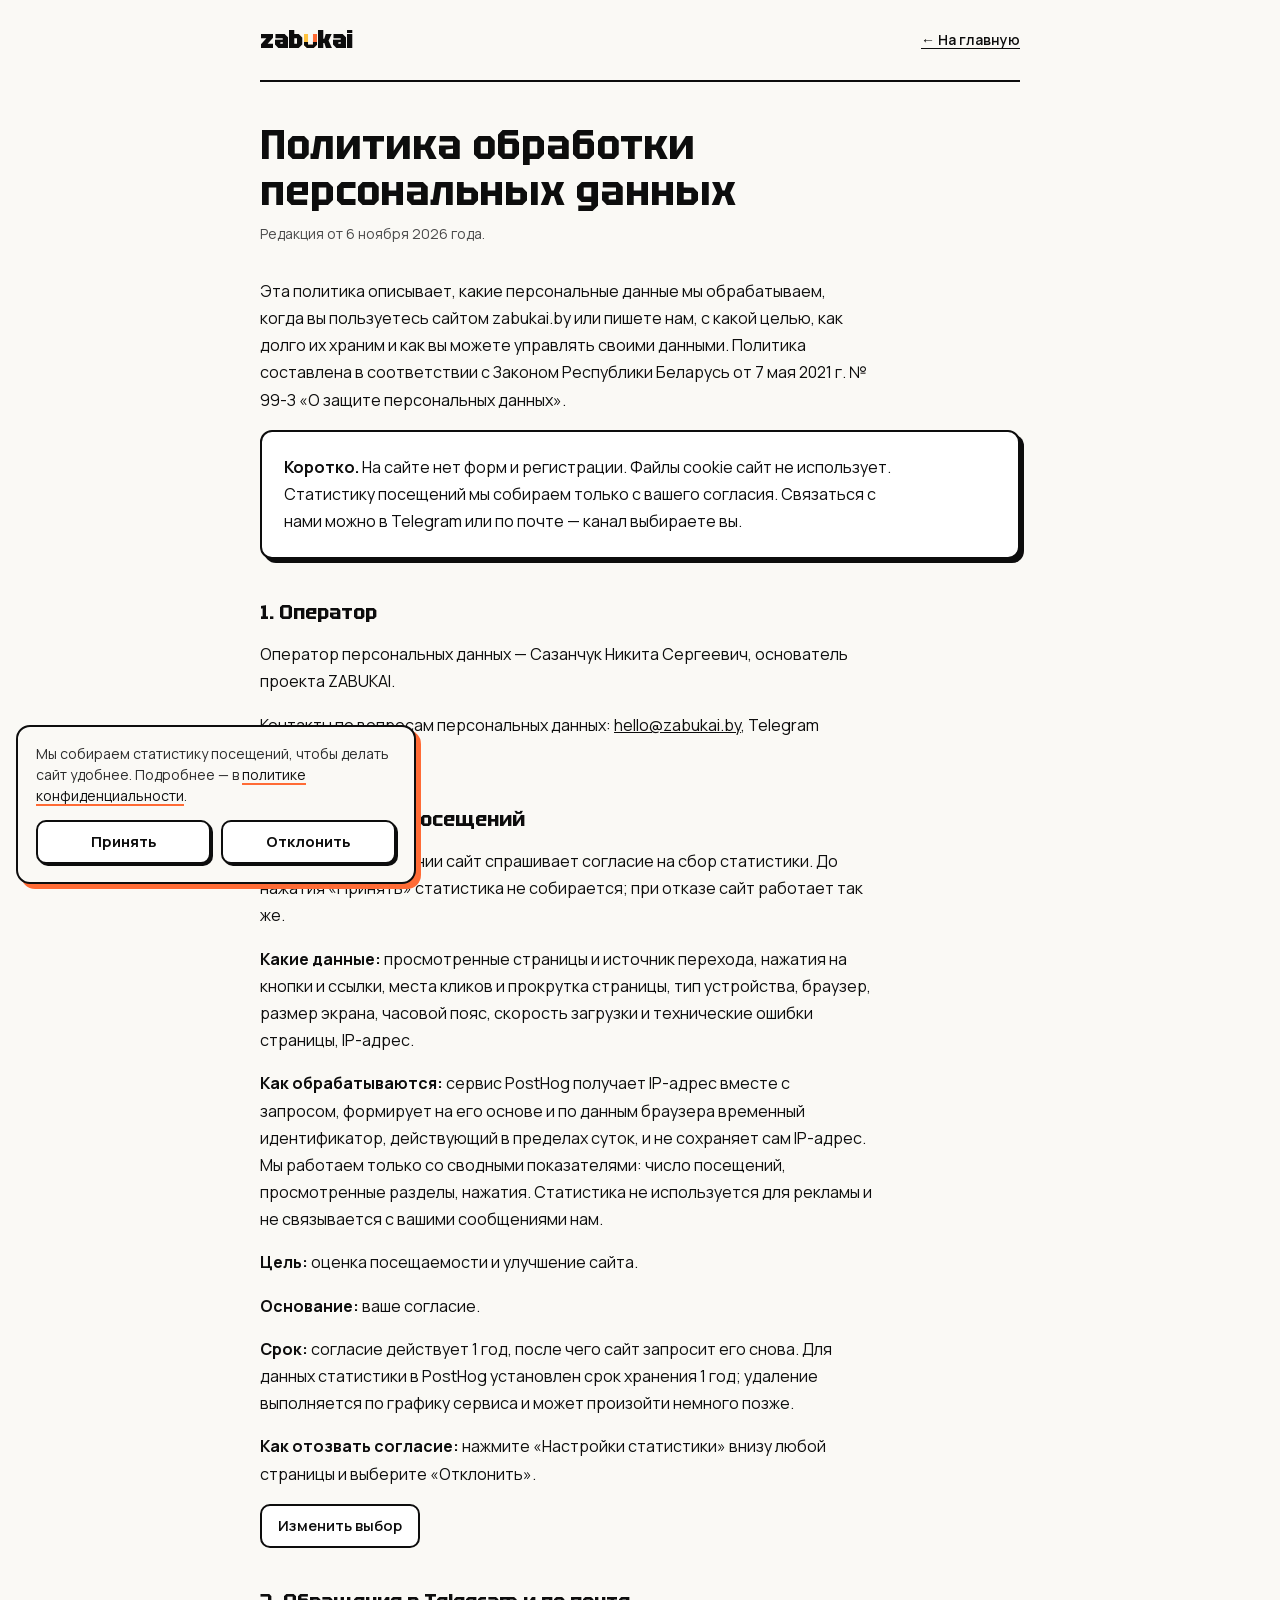
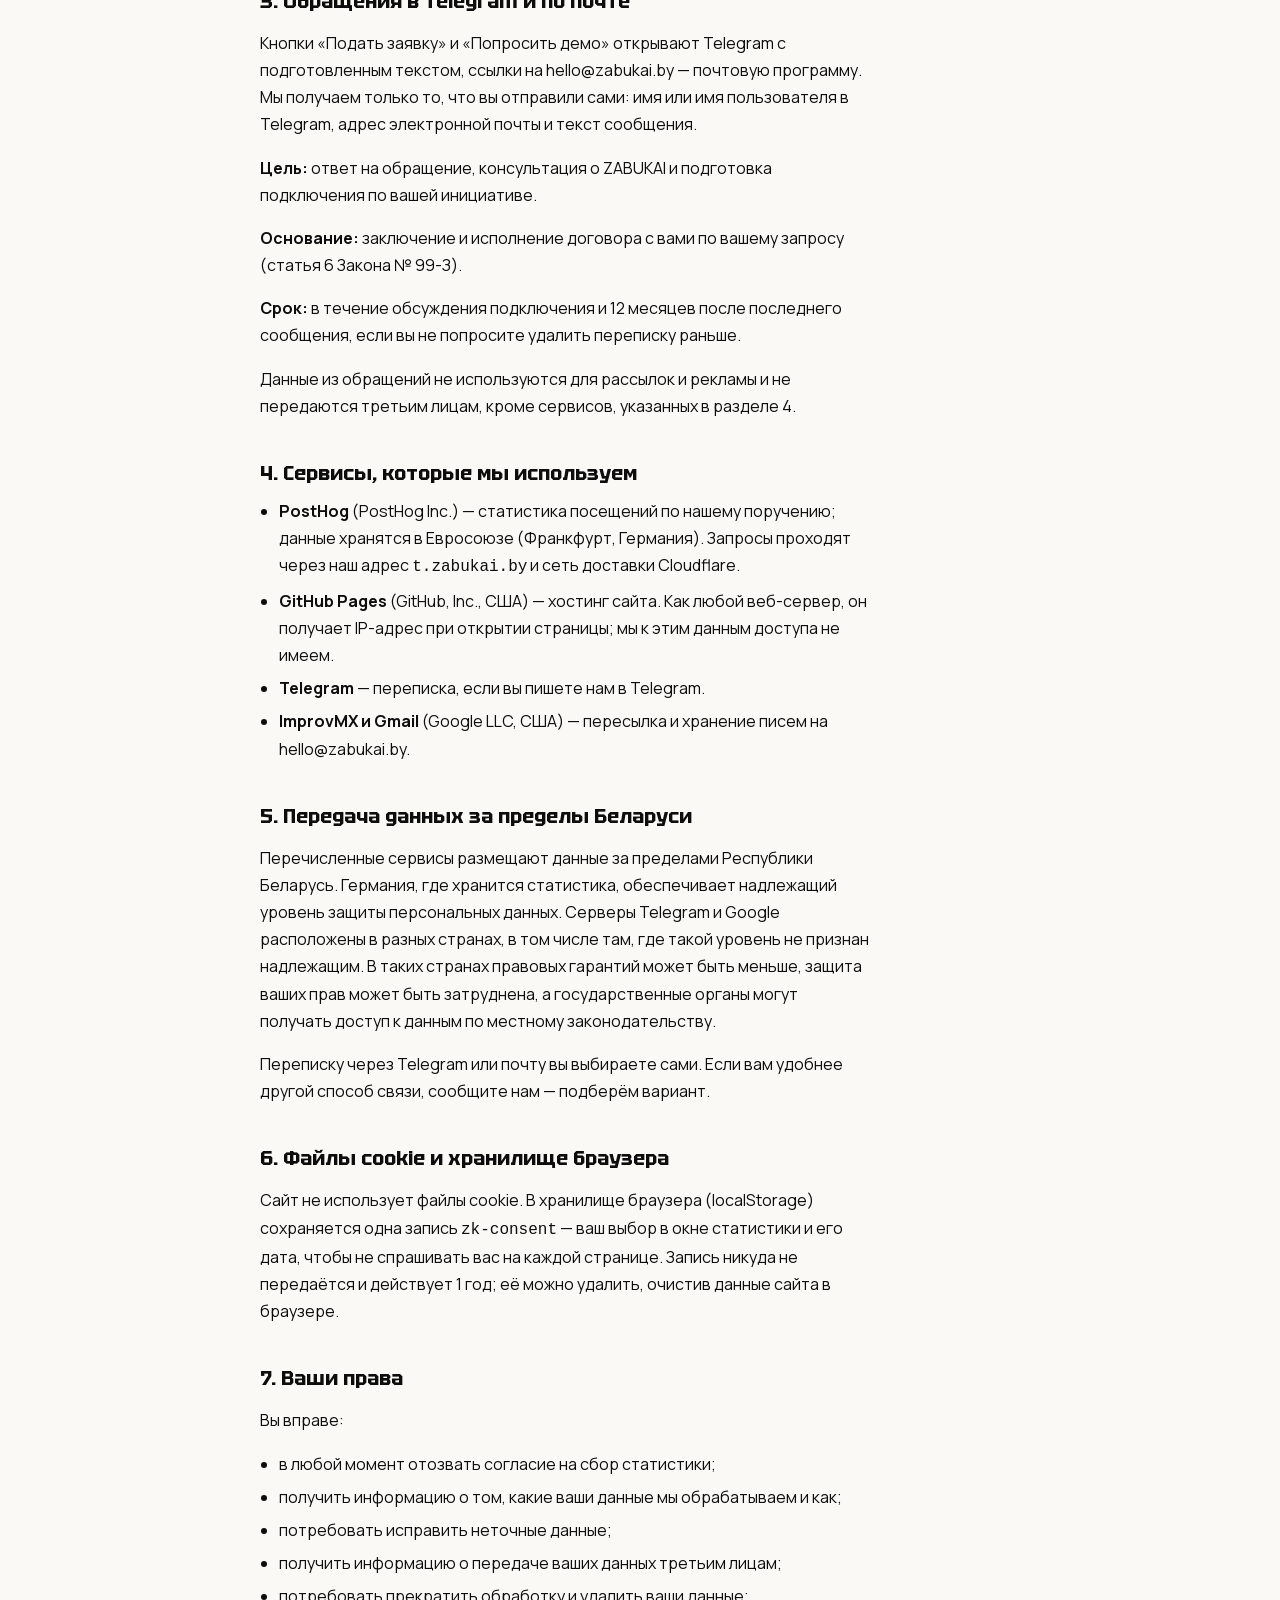
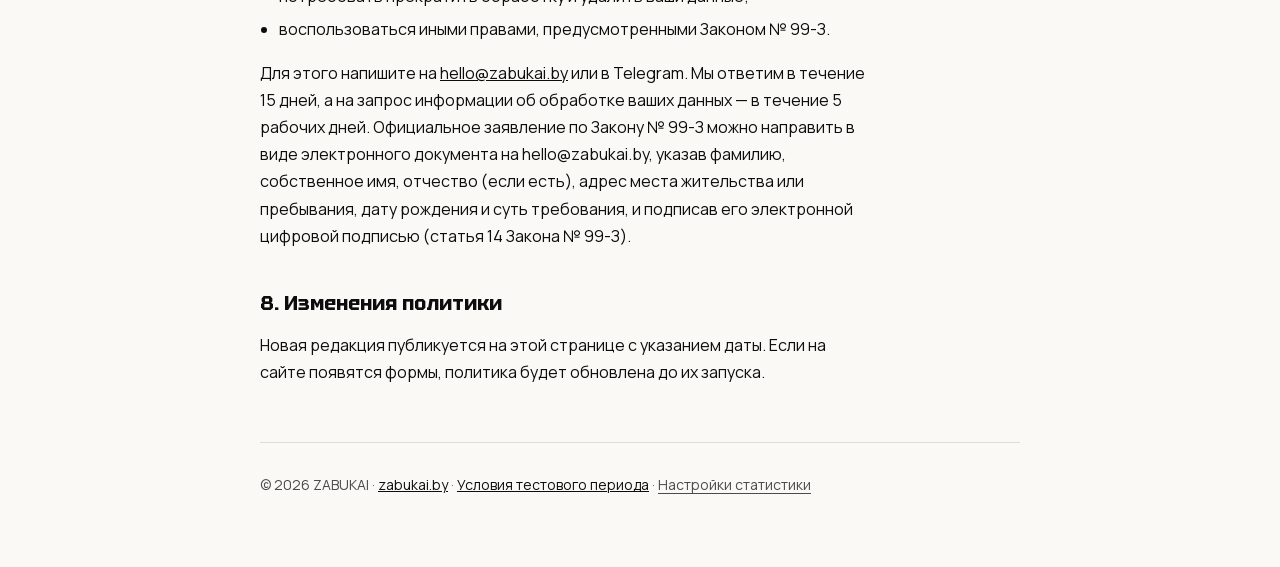
<file: privacy/index.html>
<!doctype html>
<html lang="ru">
<head>
<meta charset="utf-8">
<meta name="viewport" content="width=device-width, initial-scale=1">
<title>Политика обработки персональных данных — ZABUKAI</title>
<meta name="description" content="Как zabukai.by обрабатывает персональные данные: статистика посещений с вашего согласия, обращения в Telegram и по почте, сроки хранения и ваши права.">
<link rel="canonical" href="https://zabukai.by/privacy/">
<meta name="robots" content="index, follow">
<meta property="og:type" content="website">
<meta property="og:site_name" content="ZABUKAI">
<meta property="og:locale" content="ru_RU">
<meta property="og:title" content="Политика обработки персональных данных — ZABUKAI">
<meta property="og:description" content="Статистика посещений с вашего согласия, обращения в Telegram и по почте, сроки хранения и ваши права.">
<meta property="og:url" content="https://zabukai.by/privacy/">
<meta property="og:image" content="https://zabukai.by/img/og.png">
<meta name="twitter:card" content="summary_large_image">
<link rel="icon" href="/favicon.svg" type="image/svg+xml">
<link rel="preload" href="/fonts/tektur-cyrillic.woff2" as="font" type="font/woff2" crossorigin>
<script type="application/ld+json">
{"@context":"https://schema.org","@type":"WebPage","name":"Политика обработки персональных данных","url":"https://zabukai.by/privacy/","inLanguage":"ru","isPartOf":{"@type":"WebSite","@id":"https://zabukai.by/#site","url":"https://zabukai.by/","name":"ZABUKAI"}}
</script>
<style>
@font-face{font-family:'Manrope';font-style:normal;font-weight:400 800;font-display:swap;src:url(/fonts/manrope-cyrillic.woff2) format('woff2');unicode-range:U+0301, U+0400-045F, U+0490-0491, U+04B0-04B1, U+2116}
@font-face{font-family:'Manrope';font-style:normal;font-weight:400 800;font-display:swap;src:url(/fonts/manrope-latin.woff2) format('woff2');unicode-range:U+0000-00FF, U+0131, U+0152-0153, U+02BB-02BC, U+02C6, U+02DA, U+02DC, U+0304, U+0308, U+0329, U+2000-206F, U+20AC, U+2122, U+2191, U+2193, U+2212, U+2215, U+FEFF, U+FFFD}
@font-face{font-family:'Tektur';font-style:normal;font-weight:400 900;font-display:swap;src:url(/fonts/tektur-cyrillic.woff2) format('woff2');unicode-range:U+0301, U+0400-045F, U+0490-0491, U+04B0-04B1, U+2116}
@font-face{font-family:'Tektur';font-style:normal;font-weight:400 900;font-display:swap;src:url(/fonts/tektur-latin.woff2) format('woff2');unicode-range:U+0000-00FF, U+0131, U+0152-0153, U+02BB-02BC, U+02C6, U+02DA, U+02DC, U+0304, U+0308, U+0329, U+2000-206F, U+20AC, U+2122, U+2191, U+2193, U+2212, U+2215, U+FEFF, U+FFFD}
:root{--ink:#0D0D0D;--paper:#FAF9F5;--card:#FFFFFF;--muted:#4B4B4B;--line:rgba(13,13,13,.12);--accent:#FF6B35;--amber:#FFC23D}
*{box-sizing:border-box}
html{scroll-behavior:smooth}
body{margin:0;background:var(--paper);color:var(--ink);font:16px/1.7 Manrope,system-ui,sans-serif;-webkit-font-smoothing:antialiased;padding-inline:16px}
::selection{background:#FFE14D}
:focus-visible{outline:3px solid var(--accent);outline-offset:3px}
.wrap{max-width:760px;margin:0 auto;padding-block:28px 64px}
header{display:flex;align-items:center;justify-content:space-between;gap:16px;padding-bottom:28px;border-bottom:2px solid var(--ink)}
.wm{font:900 24px/1 Tektur,system-ui,sans-serif;letter-spacing:-.02em;color:var(--ink);text-decoration:none}
.wm b{display:inline-block;line-height:1;vertical-align:baseline;color:transparent;-webkit-background-clip:text;background-clip:text;background-image:linear-gradient(to bottom,transparent 0 .57em,var(--ink) .57em),linear-gradient(90deg,var(--amber) 0 50%,var(--accent) 50%);background-repeat:no-repeat;background-size:100% 100%,100% 100%;clip-path:polygon(0 0,100% 0,100% .695em,.6em .695em,.42em .875em,.42em 100%,0 100%)}
.back{font:600 14px/1 Manrope,sans-serif;color:var(--ink);text-underline-offset:3px}
h1{font:700 clamp(28px,4vw,40px)/1.15 Tektur,system-ui,sans-serif;margin:40px 0 8px;text-wrap:balance}
.meta{color:var(--muted);font-size:14px;margin:0 0 32px}
h2{font:700 20px/1.3 Tektur,system-ui,sans-serif;margin:40px 0 12px;text-wrap:balance}
p,li{max-width:68ch}
ul{padding-left:1.2em;margin:0}
li{margin:6px 0}
a{color:var(--ink)}
.card{background:var(--card);border:2px solid var(--ink);border-radius:12px;box-shadow:4px 4px 0 var(--ink);padding:18px 22px;margin:16px 0}
.card p{margin:4px 0}
footer{margin-top:56px;padding-top:20px;border-top:1px solid var(--line);color:var(--muted);font-size:14px}
</style>
</head>
<body>
<div class="wrap">
<header><a class="wm" href="/" aria-label="zabukai — на главную">zab<b>u</b>kai</a><a class="back" href="/">← На главную</a></header>
<main>
<h1>Политика обработки персональных данных</h1>
<p class="meta">Редакция от 6 ноября 2026 года.</p>

<p>Эта политика описывает, какие персональные данные мы обрабатываем, когда вы пользуетесь сайтом zabukai.by или пишете нам, с какой целью, как долго их храним и как вы можете управлять своими данными. Политика составлена в соответствии с Законом Республики Беларусь от 7 мая 2021 г. № 99-З «О защите персональных данных».</p>

<div class="card">
<p><b>Коротко.</b> На сайте нет форм и регистрации. Файлы cookie сайт не использует. Статистику посещений мы собираем только с вашего согласия. Связаться с нами можно в Telegram или по почте — канал выбираете вы.</p>
</div>

<h2>1. Оператор</h2>
<p>Оператор персональных данных — Сазанчук Никита Сергеевич, основатель проекта ZABUKAI.</p>
<p>Контакты по вопросам персональных данных: <a href="mailto:hello@zabukai.by">hello@zabukai.by</a>, Telegram <a href="https://t.me/chelsnebes" rel="noopener noreferrer">@chelsnebes</a>.</p>

<h2 id="stats">2. Статистика посещений</h2>
<p>При первом посещении сайт спрашивает согласие на сбор статистики. До нажатия «Принять» статистика не собирается; при отказе сайт работает так же.</p>
<p><b>Какие данные:</b> просмотренные страницы и источник перехода, нажатия на кнопки и ссылки, места кликов и прокрутка страницы, тип устройства, браузер, размер экрана, часовой пояс, скорость загрузки и технические ошибки страницы, IP-адрес.</p>
<p><b>Как обрабатываются:</b> сервис PostHog получает IP-адрес вместе с запросом, формирует на его основе и по данным браузера временный идентификатор, действующий в пределах суток, и не сохраняет сам IP-адрес. Мы работаем только со сводными показателями: число посещений, просмотренные разделы, нажатия. Статистика не используется для рекламы и не связывается с вашими сообщениями нам.</p>
<p><b>Цель:</b> оценка посещаемости и улучшение сайта.</p>
<p><b>Основание:</b> ваше согласие.</p>
<p><b>Срок:</b> согласие действует 1 год, после чего сайт запросит его снова. Для данных статистики в PostHog установлен срок хранения 1 год; удаление выполняется по графику сервиса и может произойти немного позже.</p>
<p><b>Как отозвать согласие:</b> нажмите «Настройки статистики» внизу любой страницы и выберите «Отклонить».</p>
<p><button type="button" data-consent-open style="font:600 15px/1.2 Manrope,system-ui,sans-serif;padding:10px 16px;min-height:44px;border:2px solid var(--ink);border-radius:10px;background:var(--card);color:var(--ink);cursor:pointer">Изменить выбор</button></p>

<h2>3. Обращения в Telegram и по почте</h2>
<p>Кнопки «Подать заявку» и «Попросить демо» открывают Telegram с подготовленным текстом, ссылки на hello@zabukai.by — почтовую программу. Мы получаем только то, что вы отправили сами: имя или имя пользователя в Telegram, адрес электронной почты и текст сообщения.</p>
<p><b>Цель:</b> ответ на обращение, консультация о ZABUKAI и подготовка подключения по вашей инициативе.</p>
<p><b>Основание:</b> заключение и исполнение договора с вами по вашему запросу (статья 6 Закона № 99-З).</p>
<p><b>Срок:</b> в течение обсуждения подключения и 12 месяцев после последнего сообщения, если вы не попросите удалить переписку раньше.</p>
<p>Данные из обращений не используются для рассылок и рекламы и не передаются третьим лицам, кроме сервисов, указанных в разделе 4.</p>

<h2>4. Сервисы, которые мы используем</h2>
<ul>
<li><b>PostHog</b> (PostHog Inc.) — статистика посещений по нашему поручению; данные хранятся в Евросоюзе (Франкфурт, Германия). Запросы проходят через наш адрес <code>t.zabukai.by</code> и сеть доставки Cloudflare.</li>
<li><b>GitHub Pages</b> (GitHub, Inc., США) — хостинг сайта. Как любой веб-сервер, он получает IP-адрес при открытии страницы; мы к этим данным доступа не имеем.</li>
<li><b>Telegram</b> — переписка, если вы пишете нам в Telegram.</li>
<li><b>ImprovMX и Gmail</b> (Google LLC, США) — пересылка и хранение писем на hello@zabukai.by.</li>
</ul>

<h2>5. Передача данных за пределы Беларуси</h2>
<p>Перечисленные сервисы размещают данные за пределами Республики Беларусь. Германия, где хранится статистика, обеспечивает надлежащий уровень защиты персональных данных. Серверы Telegram и Google расположены в разных странах, в том числе там, где такой уровень не признан надлежащим. В таких странах правовых гарантий может быть меньше, защита ваших прав может быть затруднена, а государственные органы могут получать доступ к данным по местному законодательству.</p>
<p>Переписку через Telegram или почту вы выбираете сами. Если вам удобнее другой способ связи, сообщите нам — подберём вариант.</p>

<h2>6. Файлы cookie и хранилище браузера</h2>
<p>Сайт не использует файлы cookie. В хранилище браузера (localStorage) сохраняется одна запись <code>zk-consent</code> — ваш выбор в окне статистики и его дата, чтобы не спрашивать вас на каждой странице. Запись никуда не передаётся и действует 1 год; её можно удалить, очистив данные сайта в браузере.</p>

<h2>7. Ваши права</h2>
<p>Вы вправе:</p>
<ul>
<li>в любой момент отозвать согласие на сбор статистики;</li>
<li>получить информацию о том, какие ваши данные мы обрабатываем и как;</li>
<li>потребовать исправить неточные данные;</li>
<li>получить информацию о передаче ваших данных третьим лицам;</li>
<li>потребовать прекратить обработку и удалить ваши данные;</li>
<li>воспользоваться иными правами, предусмотренными Законом № 99-З.</li>
</ul>
<p>Для этого напишите на <a href="mailto:hello@zabukai.by">hello@zabukai.by</a> или в Telegram. Мы ответим в течение 15 дней, а на запрос информации об обработке ваших данных — в течение 5 рабочих дней. Официальное заявление по Закону № 99-З можно направить в виде электронного документа на hello@zabukai.by, указав фамилию, собственное имя, отчество (если есть), адрес места жительства или пребывания, дату рождения и суть требования, и подписав его электронной цифровой подписью (статья 14 Закона № 99-З).</p>

<h2>8. Изменения политики</h2>
<p>Новая редакция публикуется на этой странице с указанием даты. Если на сайте появятся формы, политика будет обновлена до их запуска.</p>
</main>
<footer>© 2026 ZABUKAI · <a href="/">zabukai.by</a> · <a href="/terms/">Условия тестового периода</a> · <button type="button" data-consent-open style="display:inline-flex;align-items:center;min-height:44px;background:none;border:0;padding:0;font:inherit;color:inherit;text-decoration:underline;text-underline-offset:3px;cursor:pointer">Настройки статистики</button></footer>
</div>
<script src="/consent.js" defer></script>
</body>
</html>
</file>
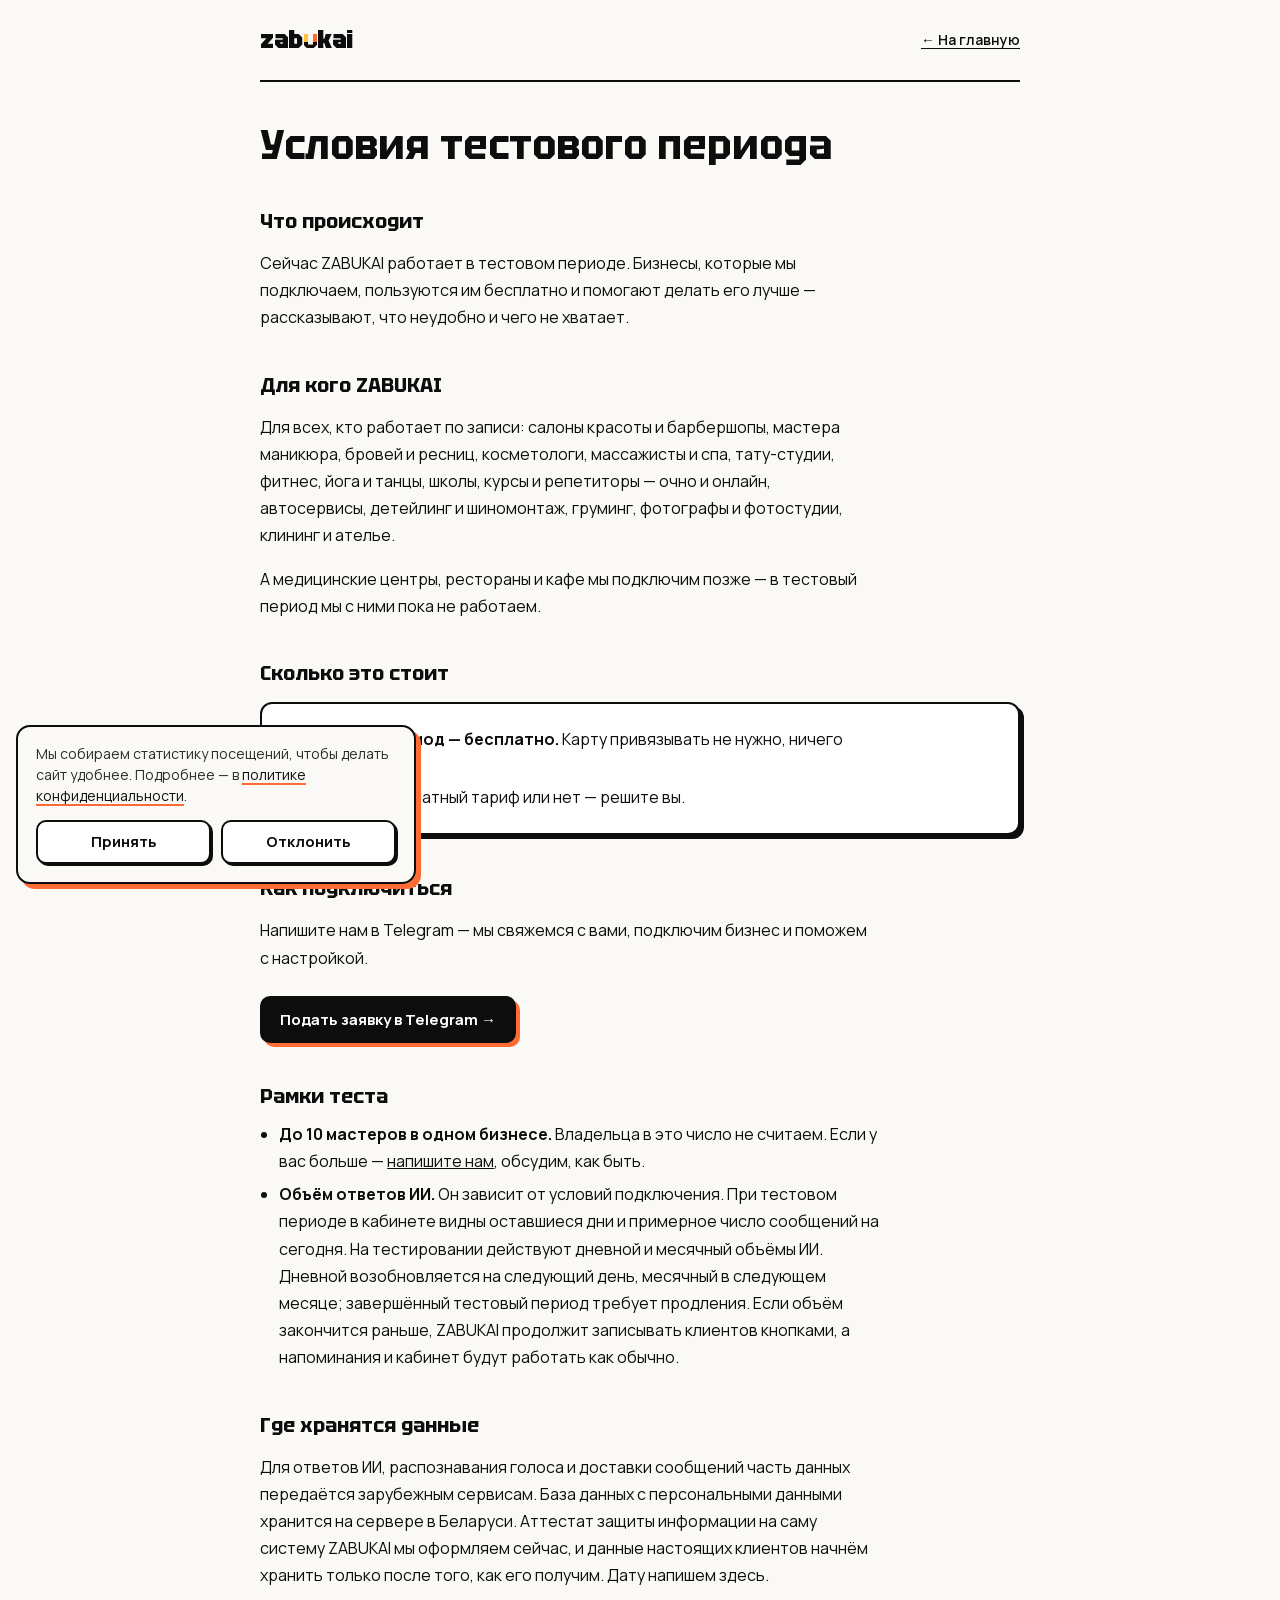
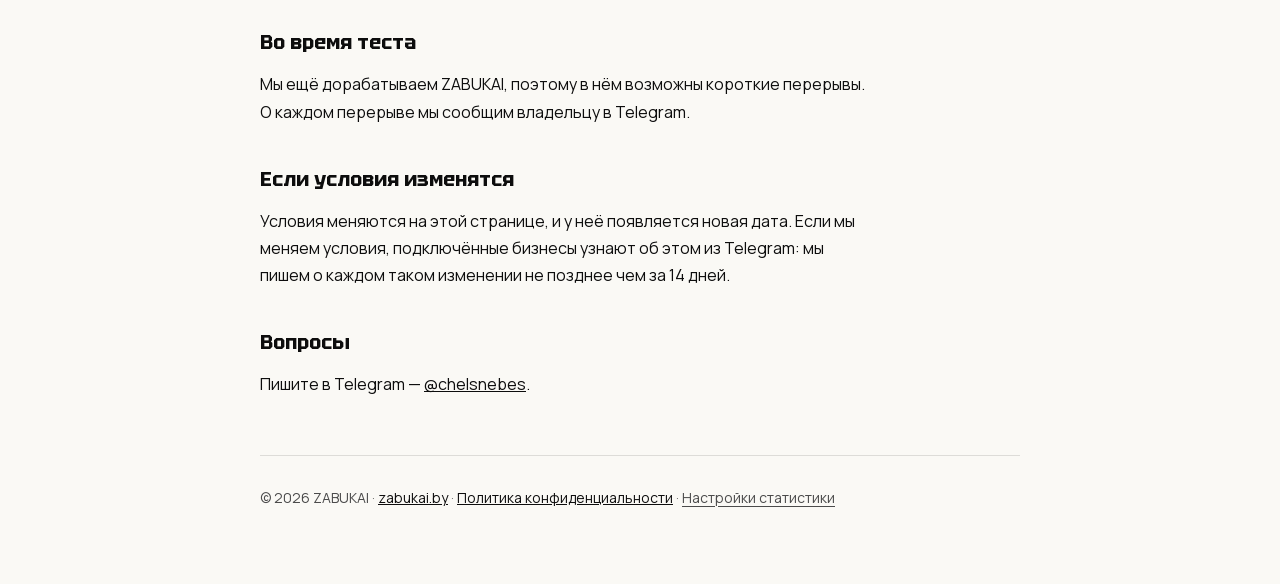
<file: terms/index.html>
<!doctype html>
<html lang="ru">
<head>
<meta charset="utf-8">
<meta name="viewport" content="width=device-width, initial-scale=1">
<title>Условия тестового периода — ZABUKAI</title>
<meta name="description" content="Сколько стоит ZABUKAI в тестовый период, кого подключаем и какие у теста рамки: до 10 мастеров, месячный объём ответов ИИ.">
<link rel="canonical" href="https://zabukai.by/terms/">
<meta name="robots" content="index, follow">
<meta property="og:type" content="website">
<meta property="og:site_name" content="ZABUKAI">
<meta property="og:locale" content="ru_RU">
<meta property="og:title" content="Условия тестового периода — ZABUKAI">
<meta property="og:description" content="В тестовый период — бесплатно. Кого подключаем и какие у теста рамки.">
<meta property="og:url" content="https://zabukai.by/terms/">
<meta property="og:image" content="https://zabukai.by/img/og.png?v=20260927-4">
<meta name="twitter:card" content="summary_large_image">
<link rel="icon" href="/favicon.svg" type="image/svg+xml">
<link rel="preload" href="/fonts/tektur-cyrillic.woff2" as="font" type="font/woff2" crossorigin>
<script type="application/ld+json">
{"@context":"https://schema.org","@type":"WebPage","name":"Условия тестового периода","url":"https://zabukai.by/terms/","inLanguage":"ru","dateModified":"2026-11-08","isPartOf":{"@type":"WebSite","@id":"https://zabukai.by/#site","url":"https://zabukai.by/","name":"ZABUKAI"}}
</script>
<style>
@font-face{font-family:'Manrope';font-style:normal;font-weight:400 800;font-display:swap;src:url(/fonts/manrope-cyrillic.woff2) format('woff2');unicode-range:U+0301, U+0400-045F, U+0490-0491, U+04B0-04B1, U+2116}
@font-face{font-family:'Manrope';font-style:normal;font-weight:400 800;font-display:swap;src:url(/fonts/manrope-latin.woff2) format('woff2');unicode-range:U+0000-00FF, U+0131, U+0152-0153, U+02BB-02BC, U+02C6, U+02DA, U+02DC, U+0304, U+0308, U+0329, U+2000-206F, U+20AC, U+2122, U+2191, U+2193, U+2212, U+2215, U+FEFF, U+FFFD}
@font-face{font-family:'Tektur';font-style:normal;font-weight:400 900;font-display:swap;src:url(/fonts/tektur-cyrillic.woff2) format('woff2');unicode-range:U+0301, U+0400-045F, U+0490-0491, U+04B0-04B1, U+2116}
@font-face{font-family:'Tektur';font-style:normal;font-weight:400 900;font-display:swap;src:url(/fonts/tektur-latin.woff2) format('woff2');unicode-range:U+0000-00FF, U+0131, U+0152-0153, U+02BB-02BC, U+02C6, U+02DA, U+02DC, U+0304, U+0308, U+0329, U+2000-206F, U+20AC, U+2122, U+2191, U+2193, U+2212, U+2215, U+FEFF, U+FFFD}
:root{--ink:#0D0D0D;--paper:#FAF9F5;--card:#FFFFFF;--muted:#4B4B4B;--line:rgba(13,13,13,.12);--accent:#FF6B35;--amber:#FFC23D}
*{box-sizing:border-box}
html{scroll-behavior:smooth}
body{margin:0;background:var(--paper);color:var(--ink);font:16px/1.7 Manrope,system-ui,sans-serif;-webkit-font-smoothing:antialiased;padding-inline:16px}
::selection{background:#FFE14D}
:focus-visible{outline:3px solid var(--accent);outline-offset:3px}
.wrap{max-width:760px;margin:0 auto;padding-block:28px 64px}
header{display:flex;align-items:center;justify-content:space-between;gap:16px;padding-bottom:28px;border-bottom:2px solid var(--ink)}
.wm{font:900 24px/1 Tektur,system-ui,sans-serif;letter-spacing:-.02em;color:var(--ink);text-decoration:none}
.wm b{display:inline-block;line-height:1;vertical-align:baseline;color:transparent;-webkit-background-clip:text;background-clip:text;background-image:linear-gradient(to bottom,transparent 0 .57em,var(--ink) .57em),linear-gradient(90deg,var(--amber) 0 50%,var(--accent) 50%);background-repeat:no-repeat;background-size:100% 100%,100% 100%;clip-path:polygon(0 0,100% 0,100% .695em,.6em .695em,.42em .875em,.42em 100%,0 100%)}
.back{font:600 14px/1 Manrope,sans-serif;color:var(--ink);text-underline-offset:3px}
h1{font:700 clamp(28px,4vw,40px)/1.15 Tektur,system-ui,sans-serif;margin:40px 0 8px;text-wrap:balance}
h2{font:700 20px/1.3 Tektur,system-ui,sans-serif;margin:40px 0 12px;text-wrap:balance}
p,li{max-width:68ch}
ul{padding-left:1.2em;margin:0}
li{margin:6px 0}
a{color:var(--ink)}
.card{background:var(--card);border:2px solid var(--ink);border-radius:12px;box-shadow:4px 4px 0 var(--ink);padding:18px 22px;margin:16px 0}
.card p{margin:4px 0}
.warn{box-shadow:4px 4px 0 var(--accent)}
footer{margin-top:56px;padding-top:20px;border-top:1px solid var(--line);color:var(--muted);font-size:14px}
.cta{display:inline-block;margin-top:8px;font:700 15px/1 Manrope,sans-serif;color:var(--card);background:var(--ink);border:2px solid var(--ink);border-radius:10px;box-shadow:4px 4px 0 var(--accent);padding:14px 18px;text-decoration:none}
.cta:hover{box-shadow:2px 2px 0 var(--accent);transform:translate(2px,2px)}
@media (prefers-reduced-motion:reduce){.cta:hover{transform:none}}
</style>
</head>
<body>
<div class="wrap">
<header><a class="wm" href="/" aria-label="zabukai — на главную">zab<b>u</b>kai</a><a class="back" href="/">← На главную</a></header>
<main>
<h1>Условия тестового периода</h1>

<h2>Что происходит</h2>
<p>Сейчас ZABUKAI работает в тестовом периоде. Бизнесы, которые мы подключаем, пользуются им бесплатно и помогают делать его лучше — рассказывают, что неудобно и чего не хватает.</p>

<h2>Для кого ZABUKAI</h2>
<p>Для всех, кто работает по записи: салоны красоты и барбершопы, мастера маникюра, бровей и ресниц, косметологи, массажисты и спа, тату-студии, фитнес, йога и танцы, школы, курсы и репетиторы — очно и онлайн, автосервисы, детейлинг и шиномонтаж, груминг, фотографы и фотостудии, клининг и ателье.</p>
<p>А медицинские центры, рестораны и кафе мы подключим позже — в тестовый период мы с ними пока не работаем.</p>

<h2>Сколько это стоит</h2>
<div class="card">
<p><b>В тестовый период — бесплатно.</b> Карту привязывать не нужно, ничего не спишется.</p>
<p>Переходить на платный тариф или нет — решите вы.</p>
</div>

<h2>Как подключиться</h2>
<p>Напишите нам в Telegram — мы свяжемся с вами, подключим бизнес и поможем с настройкой.</p>
<a class="cta" href="https://t.me/chelsnebes?text=%D0%97%D0%B4%D1%80%D0%B0%D0%B2%D1%81%D1%82%D0%B2%D1%83%D0%B9%D1%82%D0%B5%21%20%D0%A5%D0%BE%D1%87%D1%83%20%D0%BF%D0%BE%D0%B4%D0%BA%D0%BB%D1%8E%D1%87%D0%B8%D1%82%D1%8C%20ZABUKAI" target="_blank" rel="noopener noreferrer">Подать заявку в Telegram →</a>

<h2>Рамки теста</h2>
<ul>
<li><b>До 10 мастеров в одном бизнесе.</b> Владельца в это число не считаем. Если у вас больше — <a href="https://t.me/chelsnebes?text=%D0%97%D0%B4%D1%80%D0%B0%D0%B2%D1%81%D1%82%D0%B2%D1%83%D0%B9%D1%82%D0%B5%21%20%D0%92%D0%BE%D0%BF%D1%80%D0%BE%D1%81%20%D0%BE%D0%B1%20%D1%83%D1%81%D0%BB%D0%BE%D0%B2%D0%B8%D1%8F%D1%85%20%D1%82%D0%B5%D1%81%D1%82%D0%BE%D0%B2%D0%BE%D0%B3%D0%BE%20%D0%BF%D0%B5%D1%80%D0%B8%D0%BE%D0%B4%D0%B0%20ZABUKAI" target="_blank" rel="noopener noreferrer">напишите нам</a>, обсудим, как быть.</li>
<li><b>Объём ответов ИИ.</b> Он зависит от условий подключения. При тестовом периоде в кабинете видны оставшиеся дни и примерное число сообщений на сегодня. На тестировании действуют дневной и месячный объёмы ИИ. Дневной возобновляется на следующий день, месячный в следующем месяце; завершённый тестовый период требует продления. Если объём закончится раньше, ZABUKAI продолжит записывать клиентов кнопками, а напоминания и кабинет будут работать как обычно.</li>
</ul>

<h2 id="data">Где хранятся данные</h2>
<p>Для ответов ИИ, распознавания голоса и доставки сообщений часть данных передаётся зарубежным сервисам. База данных с персональными данными хранится на сервере в Беларуси. Аттестат защиты информации на саму систему ZABUKAI мы оформляем сейчас, и данные настоящих клиентов начнём хранить только после того, как его получим. Дату напишем здесь.</p>

<h2>Во время теста</h2>
<p>Мы ещё дорабатываем ZABUKAI, поэтому в нём возможны короткие перерывы. О каждом перерыве мы сообщим владельцу в Telegram.</p>

<h2>Если условия изменятся</h2>
<p>Условия меняются на этой странице, и у неё появляется новая дата. Если мы меняем условия, подключённые бизнесы узнают об этом из Telegram: мы пишем о каждом таком изменении не позднее чем за 14 дней.</p>

<h2>Вопросы</h2>
<p>Пишите в Telegram — <a href="https://t.me/chelsnebes?text=%D0%97%D0%B4%D1%80%D0%B0%D0%B2%D1%81%D1%82%D0%B2%D1%83%D0%B9%D1%82%D0%B5%21%20%D0%92%D0%BE%D0%BF%D1%80%D0%BE%D1%81%20%D0%BE%D0%B1%20%D1%83%D1%81%D0%BB%D0%BE%D0%B2%D0%B8%D1%8F%D1%85%20%D1%82%D0%B5%D1%81%D1%82%D0%BE%D0%B2%D0%BE%D0%B3%D0%BE%20%D0%BF%D0%B5%D1%80%D0%B8%D0%BE%D0%B4%D0%B0%20ZABUKAI" target="_blank" rel="noopener noreferrer">@chelsnebes</a>.</p>
</main>
<footer>© 2026 ZABUKAI · <a href="/">zabukai.by</a> · <a href="/privacy/">Политика конфиденциальности</a> · <button type="button" data-consent-open style="display:inline-flex;align-items:center;min-height:44px;background:none;border:0;padding:0;font:inherit;color:inherit;text-decoration:underline;text-underline-offset:3px;cursor:pointer">Настройки статистики</button></footer>
</div>
<script src="/consent.js" defer></script>
</body>
</html>
</file>
